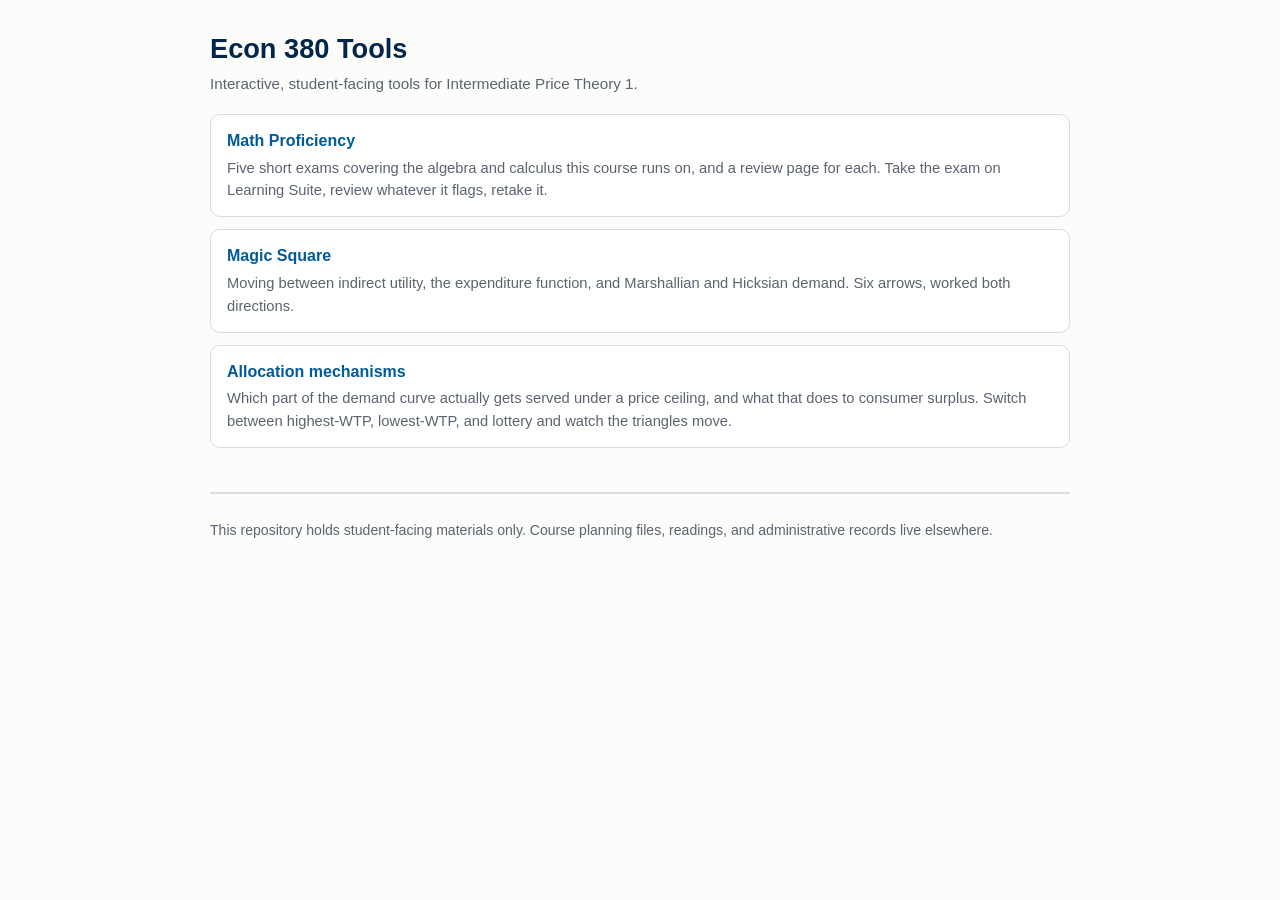
<file: index.html>
<!doctype html>
<html lang="en">
<head>
<meta charset="utf-8">
<meta name="viewport" content="width=device-width, initial-scale=1">
<title>Econ 380 Tools</title>
<link rel="stylesheet" href="assets/style.css">
</head>
<body>
<main>

  <h1>Econ 380 Tools</h1>
  <p class="kicker">Interactive, student-facing tools for Intermediate Price Theory 1.</p>

  <div class="cards">
    <a class="card" href="math-proficiency/">
      <div class="t">Math Proficiency</div>
      <div class="d">Five short exams covering the algebra and calculus this course
        runs on, and a review page for each. Take the exam on Learning Suite,
        review whatever it flags, retake it.</div>
    </a>

    <a class="card" href="magic-square/">
      <div class="t">Magic Square</div>
      <div class="d">Moving between indirect utility, the expenditure function, and
        Marshallian and Hicksian demand. Six arrows, worked both directions.</div>
    </a>

    <a class="card" href="allocation/">
      <div class="t">Allocation mechanisms</div>
      <div class="d">Which part of the demand curve actually gets served under a price
        ceiling, and what that does to consumer surplus. Switch between highest-WTP,
        lowest-WTP, and lottery and watch the triangles move.</div>
    </a>
  </div>

  <div class="footer">
    <p>This repository holds student-facing materials only. Course planning files,
      readings, and administrative records live elsewhere.</p>
  </div>

</main>
</body>
</html>
</file>
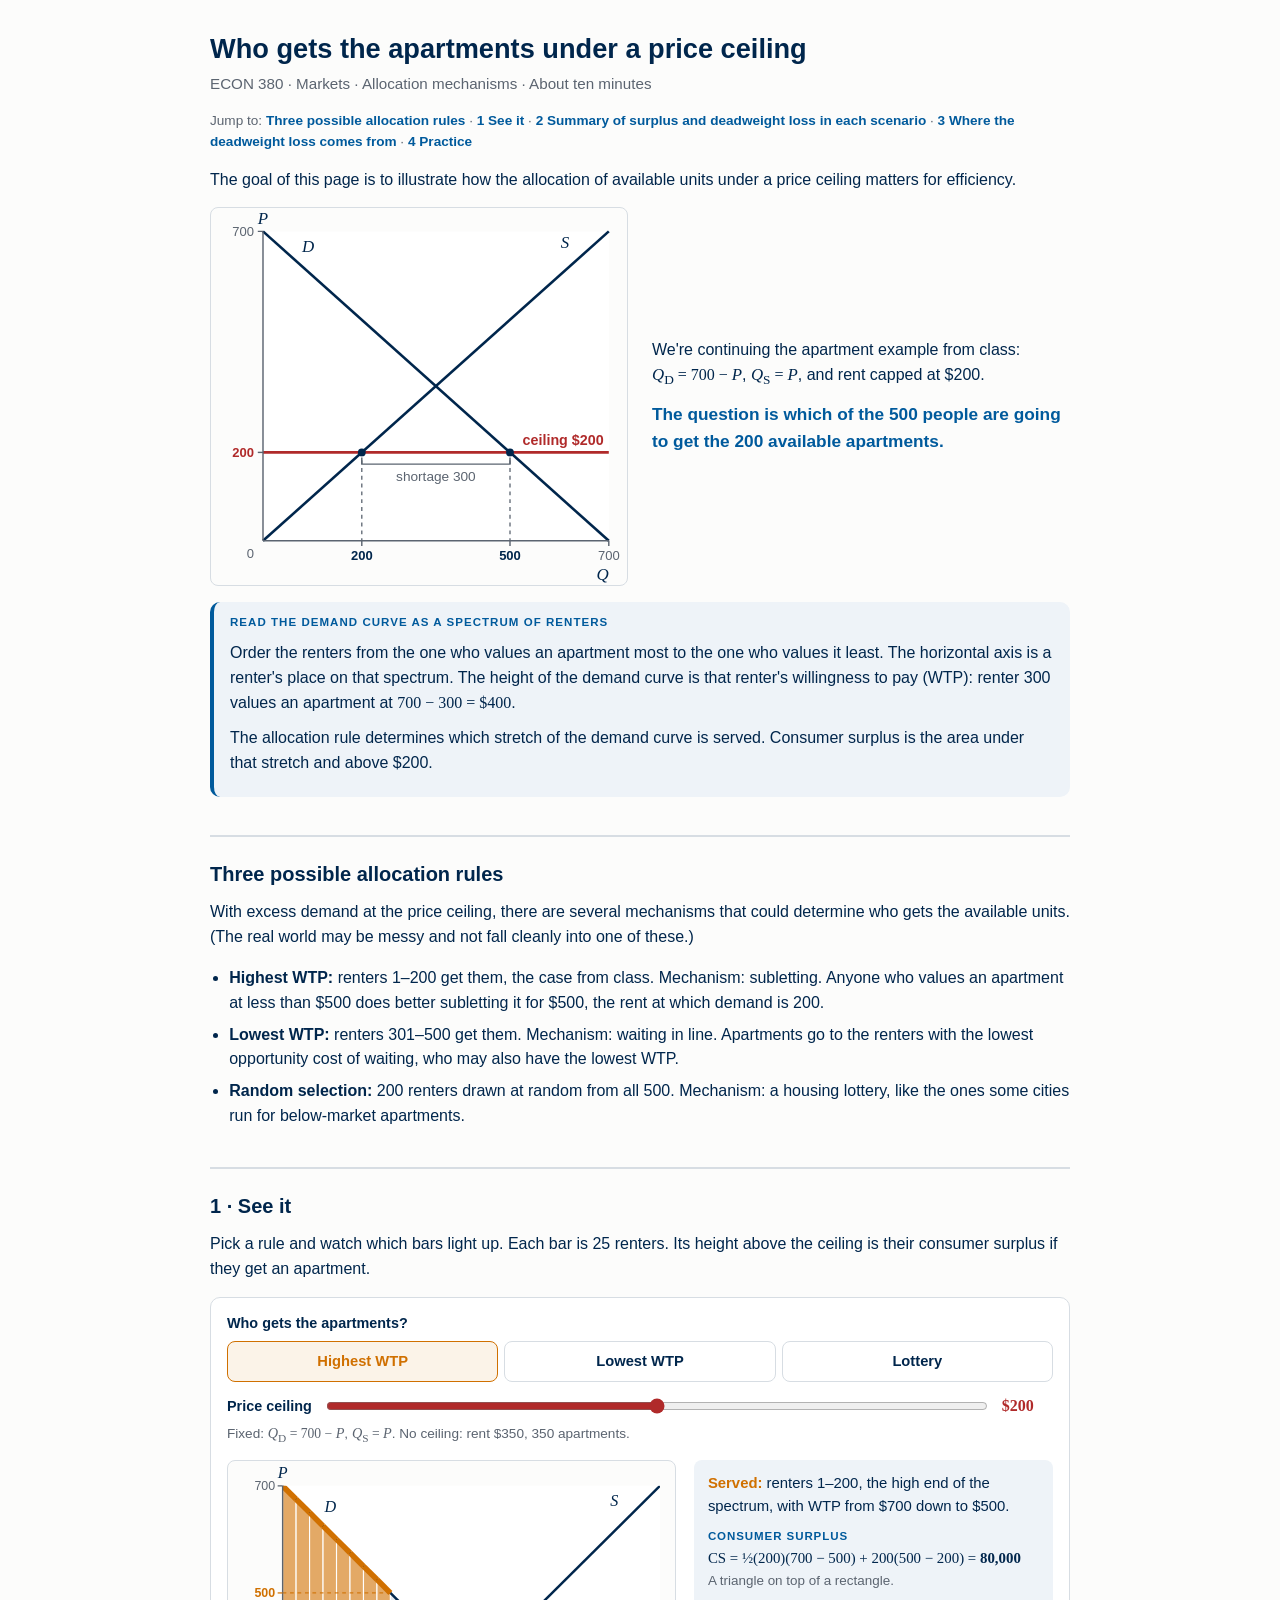
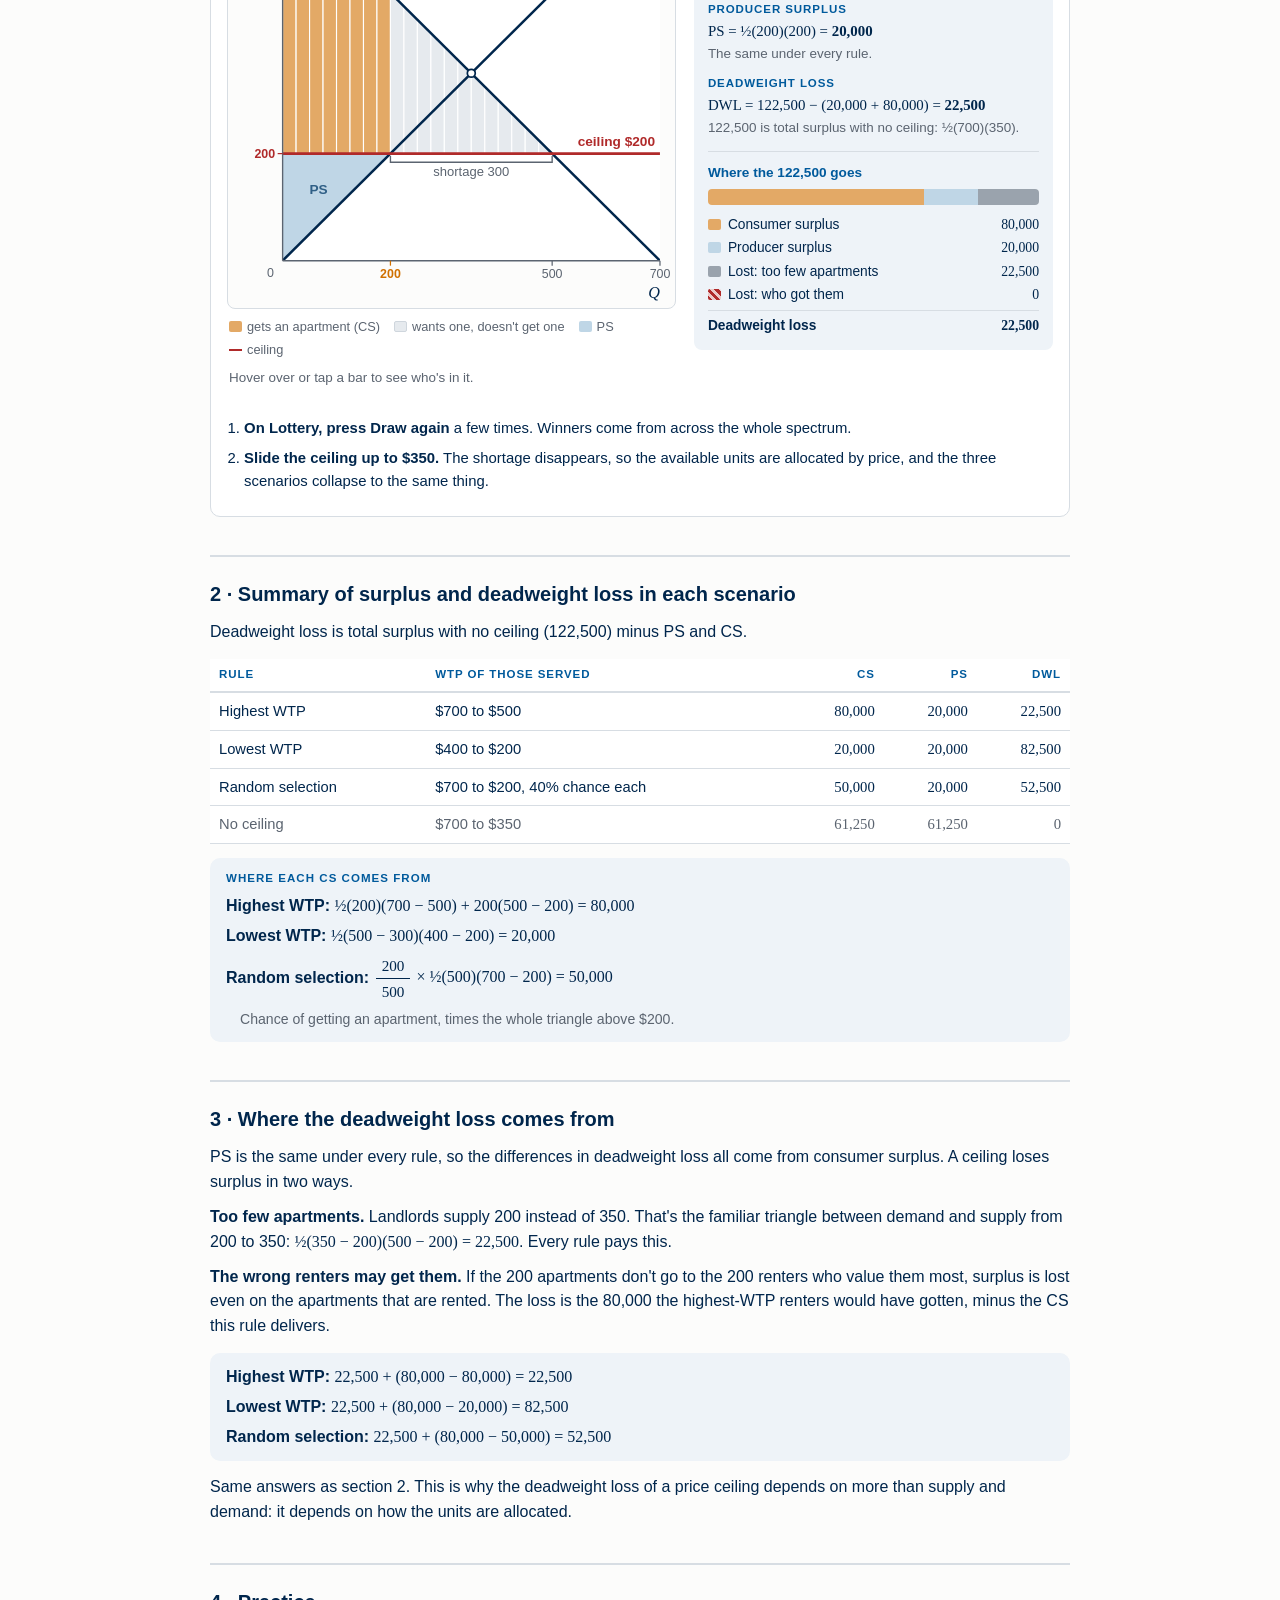
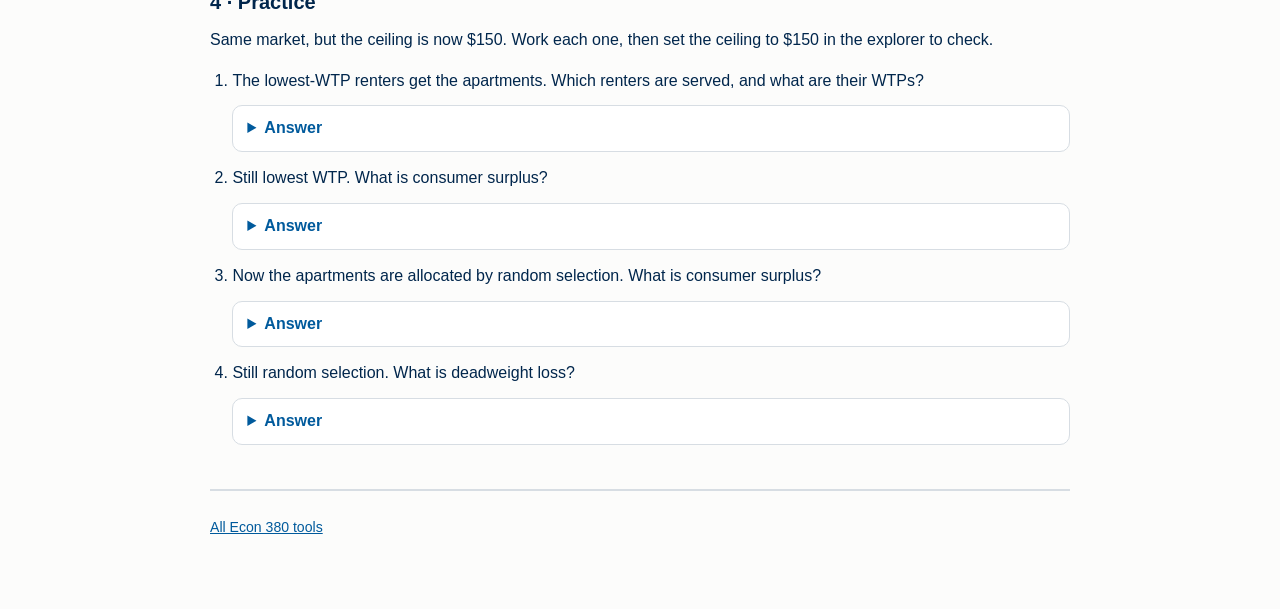
<file: allocation/index.html>
<!doctype html>
<html lang="en">
<head>
<meta charset="utf-8">
<meta name="viewport" content="width=device-width, initial-scale=1">
<title>Allocation mechanisms — Econ 380</title>
<link rel="stylesheet" href="../assets/style.css">
<style>
/* Explorer widget. Kept on this page, like the Magic Square explorer, so the shared
   stylesheet and the pages already published stay untouched. */

.explorer {
  background: var(--white);
  border: 1.5px solid var(--rule);
  border-radius: 10px;
  padding: 14px 16px 16px;
  margin: 16px 0;
}

.explorer .pickhead { font-weight: 600; font-size: .9rem; margin: 0 0 6px; }
.rulepick { display: flex; gap: 6px; margin: 0 0 12px; }
.rulepick button {
  flex: 1 1 0;
  min-width: 0;
  padding: 8px 6px;
  border: 1.5px solid var(--rule);
  border-radius: 8px;
  background: var(--white);
  color: var(--navy);
  font: inherit;
  font-size: .92rem;
  font-weight: 600;
  cursor: pointer;
}
.rulepick button:hover { border-color: var(--orange); }
.rulepick button[aria-pressed="true"] {
  border-color: var(--orange);
  background: #fbf3e8;
  color: var(--orange);
}
.rulepick button:focus-visible,
.lotto button:focus-visible { outline: 2px solid var(--accent); outline-offset: 2px; }

.explorer .ctl {
  display: flex;
  align-items: center;
  gap: 12px;
  flex-wrap: wrap;
  margin-bottom: 4px;
}
.explorer .ctl label { font-weight: 600; font-size: .9rem; white-space: nowrap; }
.explorer input[type=range] { flex: 1 1 120px; min-width: 120px; accent-color: var(--warm); }
.explorer input[type=range]:focus-visible { outline: 2px solid var(--accent); outline-offset: 3px; }
.explorer .ceilval { font-weight: 700; color: var(--warm); min-width: 3.2em; }

.explorer .fixed { font-size: .85rem; color: var(--gray); margin: 0 0 12px; }

.explorer .layout {
  display: grid;
  grid-template-columns: minmax(0, 1.25fr) minmax(0, 1fr);
  gap: 14px 18px;
  align-items: start;
}
@media (max-width: 760px) {
  .explorer .layout { grid-template-columns: minmax(0, 1fr); }
}

.explorer .graph { margin: 0; }
.explorer .graph svg {
  display: block;
  width: 100%;
  height: auto;
  background: var(--surface);
  border: 1px solid var(--rule);
  border-radius: 8px;
  touch-action: manipulation;
}

/* bars: one per 25 renters. Served bars change colour with a short stagger, so a
   switch of rule reads as the served stretch moving along the demand curve. */
.bar { fill: #e6eaee; stroke: var(--white); stroke-width: .9; cursor: pointer;
       transition: fill .32s ease; }
.bar.served { fill: #e3a966; }
.bar.probed { stroke: var(--navy); stroke-width: 1.4; }
.seg { stroke: var(--orange); stroke-width: 4.5; stroke-opacity: 0;
       transition: stroke-opacity .32s ease; pointer-events: none; }
.seg.served { stroke-opacity: 1; }
@media (prefers-reduced-motion: reduce) {
  .bar, .seg, .sbar span { transition: none !important; }
}

.legend {
  display: flex;
  flex-wrap: wrap;
  gap: 4px 14px;
  margin: 8px 2px 0;
  font-size: .8rem;
  color: var(--gray);
}
.legend span { display: inline-flex; align-items: center; gap: 5px; }
.legend span[hidden] { display: none; }
.sw { display: inline-block; width: 13px; height: 11px; border-radius: 2px; flex: none; }
.sw.cs   { background: #e3a966; }
.sw.out  { background: #e6eaee; border: 1px solid #cfd6dd; }
.sw.ps   { background: #bfd6e6; }
.sw.ceil { height: 0; border-top: 2.5px solid var(--warm); border-radius: 0; }
.sw.ghost { height: 9px; border: 1.5px dashed var(--orange); background: transparent; }
.sw.few  { background: #9aa3ad; }
.sw.who  { background: repeating-linear-gradient(45deg, var(--warm) 0 3px, #ecc9c9 3px 6px); }

.lotto { display: flex; flex-wrap: wrap; gap: 8px; margin: 10px 0 0; }
.lotto[hidden] { display: none; }
.lotto button {
  padding: 6px 11px;
  border: 1px solid var(--accent);
  border-radius: 6px;
  background: var(--white);
  color: var(--accent);
  font: inherit;
  font-size: .88rem;
  font-weight: 600;
  cursor: pointer;
}
.lotto button:hover { background: var(--box); }
.lotto button[aria-pressed="true"] { background: var(--accent); color: var(--white); }
.lotto button:disabled { opacity: .4; cursor: default; background: var(--white); }

.probe { margin: 8px 2px 0; font-size: .84rem; color: var(--gray); min-height: 2.6em; }

.readout {
  background: var(--box);
  border-radius: 8px;
  padding: 12px 14px;
  font-size: .93rem;
}
.readout .served-line { margin: 0 0 10px; }
.readout .served-line b { color: var(--orange); }
.readout .item { margin: 0 0 10px; }
.readout .item .lab {
  font-size: .72rem;
  letter-spacing: .08em;
  text-transform: uppercase;
  font-weight: 700;
  color: var(--accent);
  margin: 0 0 1px;
}
.readout .eq {
  font-family: Georgia, "Times New Roman", serif;
  font-variant-numeric: lining-nums tabular-nums;
}
.readout .eq span { white-space: nowrap; }
.readout .eq .res { font-weight: 700; }
.readout .note { font-size: .84rem; color: var(--gray); margin: 1px 0 0; }
.readout .draw { font-size: .84rem; color: var(--gray); margin: 3px 0 0; }

.split { margin-top: 12px; padding-top: 10px; border-top: 1px solid var(--rule); }
.split .head { font-size: .85rem; font-weight: 600; color: var(--accent); margin: 0 0 6px; }
.sbar {
  display: flex;
  height: 16px;
  border-radius: 4px;
  overflow: hidden;
  background: var(--white);
}
.sbar span { display: block; height: 100%; transition: width .4s ease; }
.sbar .cs  { background: #e3a966; }
.sbar .ps  { background: #bfd6e6; }
.sbar .few { background: #9aa3ad; }
.sbar .who { background: repeating-linear-gradient(45deg, var(--warm) 0 3px, #ecc9c9 3px 6px); }
.skey { margin: 8px 0 0; font-size: .86rem; }
.skey div { display: flex; align-items: center; gap: 7px; padding: 1px 0; }
.skey .v { margin-left: auto; font-family: Georgia, "Times New Roman", serif;
           font-variant-numeric: lining-nums tabular-nums; }
.skey .tot { border-top: 1px solid var(--rule); margin-top: 4px; padding-top: 4px; font-weight: 700; }

.explorer .trythis { margin: 14px 0 0; padding-left: 1.15em; font-size: .93rem; }
.explorer .trythis li { margin: 7px 0; }

/* opening picture: the market from class, before any rule is applied */
.intro {
  display: grid;
  grid-template-columns: minmax(0, 1fr) minmax(0, 1fr);
  gap: 6px 24px;
  align-items: center;
  margin: 14px 0 6px;
}
.introfig { margin: 0; }
.introfig svg {
  display: block;
  width: 100%;
  max-width: 420px;
  height: auto;
  background: var(--surface);
  border: 1px solid var(--rule);
  border-radius: 8px;
}
.intro .ask { font-size: 1.08rem; font-weight: 700; color: var(--accent); }
@media (max-width: 640px) {
  .intro { grid-template-columns: minmax(0, 1fr); }
  .introfig svg { margin: 0 auto; }
}

/* .rules is taken by the shared stylesheet */
ul.mechs { padding-left: 1.2em; }
ul.mechs li { margin: 7px 0; }

/* summary table */
.tablewrap { overflow-x: auto; margin: 14px 0; }
table.sum {
  border-collapse: collapse;
  width: 100%;
  font-size: .92rem;
  background: var(--white);
}
table.sum th, table.sum td {
  border-bottom: 1px solid var(--rule);
  padding: 7px 9px;
  text-align: left;
  vertical-align: top;
}
table.sum thead th {
  font-size: .72rem;
  letter-spacing: .08em;
  text-transform: uppercase;
  color: var(--accent);
  border-bottom: 2px solid var(--rule);
}
table.sum td.n { text-align: right; font-family: Georgia, "Times New Roman", serif;
                 font-variant-numeric: lining-nums tabular-nums; white-space: nowrap; }
table.sum th.n { text-align: right; }
table.sum tr.base td { color: var(--gray); }

@media (max-width: 520px) {
  table.sum { font-size: .85rem; }
  table.sum th, table.sum td { padding: 6px 5px; }
  .explorer { padding: 12px 10px 14px; }
  .rulepick button { font-size: .86rem; padding: 8px 4px; }
}
</style>
</head>
<body>
<main>

  <h1>Who gets the apartments under a price ceiling</h1>
  <p class="kicker">ECON 380 · Markets · Allocation mechanisms · About ten minutes</p>

  <p class="jump">Jump to:
    <a href="#rules">Three possible allocation rules</a> ·
    <a href="#s1">1 See it</a> ·
    <a href="#s2">2 Summary of surplus and deadweight loss in each scenario</a> ·
    <a href="#s3">3 Where the deadweight loss comes from</a> ·
    <a href="#s4">4 Practice</a>
  </p>

  <p>The goal of this page is to illustrate how the allocation of available units under a
    price ceiling matters for efficiency.</p>

  <div class="intro">
    <figure class="introfig">
      <svg viewBox="0 0 320 290" xmlns="http://www.w3.org/2000/svg" role="img"
           aria-label="Supply and demand for apartments with rent capped at $200. Landlords supply 200 apartments and 500 renters want one, a shortage of 300.">
        <!-- Same scale as the explorer below: Q and P both run 0 to 700.
             x = 40 + 0.38 Q, y = 256 - 0.34 P. -->
        <rect x="40" y="18" width="266" height="238" fill="#fff"/>
        <line x1="40" y1="18" x2="306" y2="256" stroke="#00264C" stroke-width="2"/>
        <line x1="40" y1="256" x2="306" y2="18" stroke="#00264C" stroke-width="2"/>
        <g stroke="#5B6470" stroke-width="1" stroke-dasharray="3 3">
          <line x1="116" y1="188" x2="116" y2="256"/>
          <line x1="230" y1="188" x2="230" y2="256"/>
        </g>
        <line x1="40" y1="188" x2="306" y2="188" stroke="#B02A2A" stroke-width="2.2"/>
        <circle cx="116" cy="188" r="3" fill="#00264C"/>
        <circle cx="230" cy="188" r="3" fill="#00264C"/>
        <path d="M116 192V197H230V192" fill="none" stroke="#5B6470" stroke-width="1.1"/>
        <g font-family="-apple-system, BlinkMacSystemFont, 'Segoe UI', Roboto, Helvetica, Arial, sans-serif"
           stroke="#fff" stroke-width="3.5" paint-order="stroke">
          <text x="173" y="210" font-size="10.5" fill="#5B6470" text-anchor="middle">shortage 300</text>
          <text x="302" y="182" font-size="11" font-weight="700" fill="#B02A2A" text-anchor="end">ceiling $200</text>
        </g>
        <g font-family="Georgia, 'Times New Roman', serif" font-size="13" font-style="italic" fill="#00264C">
          <text x="70" y="34">D</text>
          <text x="269" y="31">S</text>
          <text x="36" y="12">P</text>
          <text x="306" y="286" text-anchor="end">Q</text>
        </g>
        <g stroke="#5B6470" stroke-width="1.1">
          <line x1="40" y1="18" x2="40" y2="256"/>
          <line x1="40" y1="256" x2="306" y2="256"/>
          <line x1="116" y1="256" x2="116" y2="260"/>
          <line x1="230" y1="256" x2="230" y2="260"/>
          <line x1="306" y1="256" x2="306" y2="260"/>
          <line x1="36" y1="188" x2="40" y2="188"/>
          <line x1="36" y1="18" x2="40" y2="18"/>
        </g>
        <g font-family="-apple-system, BlinkMacSystemFont, 'Segoe UI', Roboto, Helvetica, Arial, sans-serif"
           font-size="10" fill="#5B6470">
          <text x="116" y="271" text-anchor="middle" font-weight="700" fill="#00264C">200</text>
          <text x="230" y="271" text-anchor="middle" font-weight="700" fill="#00264C">500</text>
          <text x="306" y="271" text-anchor="middle">700</text>
          <text x="33" y="191.5" text-anchor="end" font-weight="700" fill="#B02A2A">200</text>
          <text x="33" y="21.5" text-anchor="end">700</text>
          <text x="33" y="269" text-anchor="end">0</text>
        </g>
      </svg>
    </figure>
    <div>
      <p>We're continuing the apartment example from class:
        <span class="m"><var>Q</var><sub>D</sub> = 700 − <var>P</var></span>,
        <span class="m"><var>Q</var><sub>S</sub> = <var>P</var></span>, and rent capped at $200.</p>
      <p class="ask">The question is which of the 500 people are going to get the 200 available
        apartments.</p>
    </div>
  </div>

  <div class="keyidea">
    <p class="h">Read the demand curve as a spectrum of renters</p>
    <p>Order the renters from the one who values an apartment most to the one who values it
      least. The horizontal axis is a renter's place on that spectrum. The height of the demand curve
      is that renter's willingness to pay (WTP): renter 300 values an apartment at
      <span class="m">700 − 300 = $400</span>.</p>
    <p>The allocation rule determines which stretch of the demand curve is served. Consumer
      surplus is the area under that stretch and above $200.</p>
  </div>

  <!-- unnumbered: still the setup, not the first scenario -->
  <h2 id="rules">Three possible allocation rules</h2>

  <p>With excess demand at the price ceiling, there are several mechanisms that could determine
    who gets the available units. (The real world may be messy and not fall cleanly into one of
    these.)</p>

  <ul class="mechs">
    <li><b>Highest WTP:</b> renters 1–200 get them, the case from class. Mechanism: subletting.
      Anyone who values an apartment at less than $500 does better subletting it for $500, the
      rent at which demand is 200.</li>
    <li><b>Lowest WTP:</b> renters 301–500 get them. Mechanism: waiting in line. Apartments go to
      the renters with the lowest opportunity cost of waiting, who may also have the lowest
      WTP.</li>
    <li><b>Random selection:</b> 200 renters drawn at random from all 500. Mechanism: a housing lottery,
      like the ones some cities run for below-market apartments.</li>
  </ul>

  <!-- 1 -->
  <h2 id="s1">1 · See it</h2>

  <p>Pick a rule and watch which bars light up. Each bar is 25 renters. Its height above the
    ceiling is their consumer surplus if they get an apartment.</p>

  <div class="explorer" id="ex">
    <p class="pickhead" id="rulehead">Who gets the apartments?</p>
    <div class="rulepick" role="group" aria-labelledby="rulehead">
      <button type="button" data-rule="high" aria-pressed="true">Highest WTP</button>
      <button type="button" data-rule="low" aria-pressed="false">Lowest WTP</button>
      <button type="button" data-rule="lottery" aria-pressed="false">Lottery</button>
    </div>

    <div class="ctl">
      <label for="ceil">Price ceiling</label>
      <input type="range" id="ceil" min="50" max="350" step="50" value="200">
      <span class="m ceilval" id="ceillab">$200</span>
    </div>
    <p class="fixed">Fixed:
      <span class="m"><var>Q</var><sub>D</sub> = 700 − <var>P</var></span>,
      <span class="m"><var>Q</var><sub>S</sub> = <var>P</var></span>.
      No ceiling: rent $350, 350 apartments.</p>

    <div class="layout">
      <figure class="graph">
        <svg id="g" viewBox="0 0 360 360" xmlns="http://www.w3.org/2000/svg" role="img"
             aria-label="Price ceiling graph. Ceiling $200. 500 renters want an apartment and 200 are supplied. Highest-WTP rule: renters 1 to 200 are served, with WTP from $700 down to $500."></svg>
        <div class="legend">
          <span><i class="sw cs"></i>gets an apartment (CS)</span>
          <span><i class="sw out"></i>wants one, doesn't get one</span>
          <span><i class="sw ps"></i>PS</span>
          <span><i class="sw ceil"></i>ceiling</span>
          <span id="ghostkey" hidden><i class="sw ghost"></i>CS if the highest-WTP renters got them</span>
        </div>
        <div class="lotto" id="lotto" hidden>
          <button type="button" id="redraw">Draw again</button>
        </div>
        <p class="probe" id="probe" aria-live="polite">Hover over or tap a bar to see who's in it.</p>
      </figure>

      <div class="readout" id="readout" aria-live="polite">
        <p class="served-line"><b>Served:</b> renters 1–200, the high end of the spectrum, with WTP
          from $700 down to $500.</p>
        <div class="item">
          <p class="lab">Consumer surplus</p>
          <div class="eq">CS = <span>½(200)(700 − 500)</span> + <span>200(500 − 200)</span>
            = <span class="res">80,000</span></div>
          <p class="note">A triangle on top of a rectangle.</p>
        </div>
        <div class="item">
          <p class="lab">Producer surplus</p>
          <div class="eq">PS = <span>½(200)(200)</span> = <span class="res">20,000</span></div>
          <p class="note">The same under every rule.</p>
        </div>
        <div class="item">
          <p class="lab">Deadweight loss</p>
          <div class="eq">DWL = <span>122,500 − (20,000 + 80,000)</span> = <span class="res">22,500</span></div>
          <p class="note">122,500 is total surplus with no ceiling: ½(700)(350).</p>
        </div>
      </div>
    </div>

    <noscript>
      <p style="margin-top:12px"><b>This figure needs JavaScript.</b> The numbers above are
        the highest-WTP case at $200; section 2 has all three.</p>
    </noscript>

    <ol class="trythis">
      <li><b>On Lottery, press Draw again</b> a few times. Winners come from across the whole
        spectrum.</li>
      <li><b>Slide the ceiling up to $350.</b> The shortage disappears, so the available units
        are allocated by price, and the three scenarios collapse to the same thing.</li>
    </ol>
  </div>

  <!-- 2 -->
  <h2 id="s2">2 · Summary of surplus and deadweight loss in each scenario</h2>

  <p>Deadweight loss is total surplus with no ceiling (122,500) minus PS and CS.</p>

  <div class="tablewrap">
    <table class="sum">
      <thead>
        <tr><th>Rule</th><th>WTP of those served</th><th class="n">CS</th><th class="n">PS</th><th class="n">DWL</th></tr>
      </thead>
      <tbody>
        <tr><td>Highest WTP</td><td>$700 to $500</td>
            <td class="n">80,000</td><td class="n">20,000</td><td class="n">22,500</td></tr>
        <tr><td>Lowest WTP</td><td>$400 to $200</td>
            <td class="n">20,000</td><td class="n">20,000</td><td class="n">82,500</td></tr>
        <tr><td>Random selection</td><td>$700 to $200, 40% chance each</td>
            <td class="n">50,000</td><td class="n">20,000</td><td class="n">52,500</td></tr>
        <tr class="base"><td>No ceiling</td><td>$700 to $350</td>
            <td class="n">61,250</td><td class="n">61,250</td><td class="n">0</td></tr>
      </tbody>
    </table>
  </div>

  <div class="worked">
    <p class="boxlabel">Where each CS comes from</p>
    <div class="steps">
      <div><b>Highest WTP:</b> <span class="m">½(200)(700 − 500) + 200(500 − 200) = 80,000</span></div>
      <div><b>Lowest WTP:</b> <span class="m">½(500 − 300)(400 − 200) = 20,000</span></div>
      <div><b>Random selection:</b> <span class="m"><span class="frac"><span>200</span><span>500</span></span> × ½(500)(700 − 200) = 50,000</span></div>
      <div class="note">Chance of getting an apartment, times the whole triangle above $200.</div>
    </div>
  </div>

  <!-- 3 -->
  <h2 id="s3">3 · Where the deadweight loss comes from</h2>

  <p>PS is the same under every rule, so the differences in deadweight loss all come from
    consumer surplus. A ceiling loses surplus in two ways.</p>

  <p><b>Too few apartments.</b> Landlords supply 200 instead of 350. That's the familiar
    triangle between demand and supply from 200 to 350:
    <span class="m">½(350 − 200)(500 − 200) = 22,500</span>. Every rule pays this.</p>

  <p><b>The wrong renters may get them.</b> If the 200 apartments don't go to the 200 renters
    who value them most, surplus is lost even on the apartments that are rented. The loss is
    the 80,000 the highest-WTP renters would have gotten, minus the CS this rule delivers.</p>

  <div class="worked">
    <div class="steps">
      <div><b>Highest WTP:</b> <span class="m">22,500 + (80,000 − 80,000) = 22,500</span></div>
      <div><b>Lowest WTP:</b> <span class="m">22,500 + (80,000 − 20,000) = 82,500</span></div>
      <div><b>Random selection:</b> <span class="m">22,500 + (80,000 − 50,000) = 52,500</span></div>
    </div>
  </div>

  <p>Same answers as section 2. This is why the deadweight loss of a price ceiling depends
    on more than supply and demand: it depends on how the units are allocated.</p>

  <!-- 4 -->
  <h2 id="s4">4 · Practice</h2>

  <p>Same market, but the ceiling is now $150. Work each one, then set the ceiling to $150
    in the explorer to check.</p>

  <ol class="practice">
    <li>
      <div class="q">The lowest-WTP renters get the apartments. Which renters are served,
        and what are their WTPs?</div>
      <details>
        <summary>Answer</summary>
        <p class="result">Renters 401–550, WTP $300 down to $150.</p>
        <p>150 apartments are supplied and 550 renters want one, so the lowest-WTP 150 are
          renters 401–550. Their stretch of the demand curve starts at <span class="m"><var>Q</var> = 400</span>, where WTP is
          700 − 400 = $300.</p>
      </details>
    </li>
    <li>
      <div class="q">Still lowest WTP. What is consumer surplus?</div>
      <details>
        <summary>Answer</summary>
        <p class="result m">½(550 − 400)(300 − 150) = 11,250</p>
        <p>One triangle: base 150 apartments, height $300 − $150.</p>
      </details>
    </li>
    <li>
      <div class="q">Now the apartments are allocated by random selection. What is consumer surplus?</div>
      <details>
        <summary>Answer</summary>
        <p class="result m"><span class="frac"><span>150</span><span>550</span></span> × ½(550)(700 − 150) = 41,250</p>
        <p>Each of the 550 renters has a 150/550 chance. Multiply by the whole triangle above $150.</p>
      </details>
    </li>
    <li>
      <div class="q">Still random selection. What is deadweight loss?</div>
      <details>
        <summary>Answer</summary>
        <p class="result m">122,500 − (11,250 + 41,250) = 70,000</p>
        <p>PS = ½(150)(150) = 11,250, under any rule.</p>
      </details>
    </li>
  </ol>

  <div class="footer">
    <p><a href="../">All Econ 380 tools</a></p>
  </div>

</main>

<script>
/* Allocation explorer.
   Demand Q_D = 700 - P, so the renter at place q in line has WTP 700 - q. Supply Q_S = P.
   A ceiling c below 350 binds: Q_S = c apartments go to some c of the Q_D = 700 - c renters
   who want one at the capped price. The rule decides which.
   Renters come in bars of 25. Bar i is renters 25i+1 .. 25i+25 whatever the ceiling, and on
   the slider's $50 grid every ceiling splits the line into whole bars, so the lit bars tile
   the CS region exactly.
   No libraries: every shape below is built by this file. */
(function () {
  "use strict";

  var A = 700;        /* first renter's WTP; also where demand hits the Q axis */
  var QSTAR = 350;    /* no-ceiling equilibrium: 700 - P = P */
  var BAR = 25;
  var NBARS = 26;     /* the $50 ceiling leaves 650 renters in line */
  var TS0 = 0.5 * A * QSTAR;
  var wtp = function (q) { return A - q; };

  var NS = "http://www.w3.org/2000/svg";
  var C  = { navy:"#00264C", accent:"#005A9C", orange:"#D07000", warm:"#B02A2A",
             gray:"#5B6470", rule:"#d7dde3", white:"#fff", ps:"#bfd6e6", psText:"#2f5f86" };
  var SANS  = "-apple-system, BlinkMacSystemFont, 'Segoe UI', Roboto, Helvetica, Arial, sans-serif";
  var SERIF = "Georgia, 'Times New Roman', serif";

  function el(tag, attrs, text) {
    var n = document.createElementNS(NS, tag);
    for (var k in attrs) if (attrs[k] !== null) n.setAttribute(k, attrs[k]);
    if (text !== undefined) n.textContent = text;
    return n;
  }
  function set(n, attrs) { for (var k in attrs) n.setAttribute(k, attrs[k]); }
  function fmt(v) { return Math.round(v).toLocaleString("en-US"); }

  /* ---- the numbers ------------------------------------------------------ */
  /* What the readout prints. Computed from the formulas in the notes, not from the bars;
     the bars are checked against these below. */
  function surplus(c, rule) {
    var qs = c, qd = A - c, start = qd - qs;
    var csHigh = 0.5 * qs * (A - wtp(qs)) + qs * (wtp(qs) - c);
    var cs = rule === "high" ? csHigh
           : rule === "low"  ? 0.5 * (qd - start) * (wtp(start) - c)
           :                   (qs / qd) * (0.5 * qd * (A - c));
    var ps = 0.5 * qs * c;
    return {
      qs: qs, qd: qd, start: start, cs: cs, csHigh: csHigh, ps: ps,
      dwl: TS0 - (ps + cs),
      /* the two sources of DWL (section 3), computed from the geometry instead */
      few: 0.5 * (QSTAR - qs) * (wtp(qs) - qs),
      who: csHigh - cs
    };
  }

  /* area of bar i above the ceiling: a trapezoid under the demand line */
  function barArea(i, c) {
    var a = i * BAR, b = a + BAR;
    return BAR * ((wtp(a) - c) + (wtp(b) - c)) / 2;
  }

  /* ---- the graph -------------------------------------------------------- */
  var svg = document.getElementById("g");
  var W = 360, H = 360, m = { l:44, r:12, t:20, b:38 };
  var pw = W - m.l - m.r, ph = H - m.t - m.b;
  var X = function (q) { return m.l + q / A * pw; };
  var Y = function (p) { return m.t + (1 - p / A) * ph; };

  var defs = el("defs", {});
  var cp = el("clipPath", { id:"g-clip" });
  cp.appendChild(el("rect", { x:m.l, y:m.t, width:pw, height:ph }));
  defs.appendChild(cp);
  svg.appendChild(defs);
  svg.appendChild(el("rect", { x:m.l, y:m.t, width:pw, height:ph, fill:C.white }));

  var plot = el("g", { "clip-path":"url(#g-clip)" });
  svg.appendChild(plot);

  var gBars = el("g", {}), gSeg = el("g", {});
  var bars = [], segs = [];
  for (var i = 0; i < NBARS; i++) {
    var b = el("polygon", { "class":"bar" });
    b.setAttribute("data-i", i);
    bars.push(b); gBars.appendChild(b);
    segs.push(gSeg.appendChild(el("line", { "class":"seg" })));
  }

  var psTri = el("polygon", { fill:C.ps });
  var psLab = el("text", { "font-family":SANS, "font-size":"11", "font-weight":"700",
                           fill:C.psText, "text-anchor":"middle" }, "PS");
  var ghost = el("polygon", { fill:"none", stroke:C.orange, "stroke-width":1.6,
                              "stroke-dasharray":"5 3.5", "pointer-events":"none" });

  plot.appendChild(gBars);
  plot.appendChild(psTri);
  plot.appendChild(psLab);
  plot.appendChild(el("line", { x1:X(0), y1:Y(A), x2:X(A), y2:Y(0),
                                stroke:C.navy, "stroke-width":2 }));
  plot.appendChild(el("line", { x1:X(0), y1:Y(0), x2:X(A), y2:Y(A),
                                stroke:C.navy, "stroke-width":2 }));
  plot.appendChild(gSeg);
  plot.appendChild(ghost);

  var guides = el("g", { stroke:C.orange, "stroke-width":1, "stroke-dasharray":"3 3",
                         opacity:.85, "pointer-events":"none" });
  plot.appendChild(guides);

  plot.appendChild(el("circle", { cx:X(QSTAR), cy:Y(QSTAR), r:3.2, fill:C.white,
                                  stroke:C.navy, "stroke-width":1.4 }));

  var ceilLine = el("line", { stroke:C.warm, "stroke-width":2.2 });
  plot.appendChild(ceilLine);

  /* white halo keeps in-plot text readable where it crosses a line */
  var halo = { stroke:C.white, "stroke-width":3.5, "paint-order":"stroke" };
  function haloText(attrs, text) {
    var t = el("text", attrs, text);
    set(t, halo);
    return t;
  }
  var ceilLab = haloText({ "font-family":SANS, "font-size":"11", "font-weight":"700",
                           fill:C.warm, "text-anchor":"end" });
  plot.appendChild(ceilLab);

  var short = el("g", { "pointer-events":"none" });
  var shortPath = el("path", { fill:"none", stroke:C.gray, "stroke-width":1.1 });
  var shortLab = haloText({ "font-family":SANS, "font-size":"10.5", fill:C.gray,
                            "text-anchor":"middle" });
  short.appendChild(shortPath); short.appendChild(shortLab);
  plot.appendChild(short);

  var curveLab = el("g", { "font-family":SERIF, "font-size":"13", "font-style":"italic",
                           fill:C.navy, "pointer-events":"none" });
  curveLab.appendChild(el("text", { x:X(66) + 5, y:Y(652) }, "D"));
  curveLab.appendChild(el("text", { x:X(640) - 14, y:Y(662) }, "S"));
  plot.appendChild(curveLab);

  /* axes, drawn over the plot */
  var ax = el("g", { stroke:C.gray, "stroke-width":1.1 });
  ax.appendChild(el("line", { x1:m.l, y1:m.t, x2:m.l, y2:m.t + ph }));
  ax.appendChild(el("line", { x1:m.l, y1:m.t + ph, x2:m.l + pw, y2:m.t + ph }));
  svg.appendChild(ax);

  var ticks = el("g", { "font-family":SANS, "font-size":"10" });
  svg.appendChild(ticks);
  svg.appendChild(el("text", { x:m.l - 7, y:m.t + ph + 13, "text-anchor":"end",
                               "font-family":SANS, "font-size":"10", fill:C.gray }, "0"));

  var titles = el("g", { "font-family":SERIF, "font-size":"13", "font-style":"italic", fill:C.navy });
  titles.appendChild(el("text", { x:m.l - 4, y:m.t - 6 }, "P"));
  titles.appendChild(el("text", { x:m.l + pw, y:m.t + ph + 30, "text-anchor":"end" }, "Q"));
  svg.appendChild(titles);

  /* Axis numbers change with the ceiling and the rule, so they are placed each draw.
     Highest priority first. A number on Q too close to one already placed drops to a
     second row; on P, or with both rows taken, it is left off. */
  function placeTicks(list) {
    while (ticks.firstChild) ticks.removeChild(ticks.firstChild);
    list.sort(function (a, b) { return a.prio - b.prio; });
    var done = { x0:[], x1:[], y0:[] };
    var seen = {};
    list.forEach(function (t) {
      if (seen[t.axis + t.v]) return;
      var pos = t.axis === "x" ? X(t.v) : Y(t.v);
      var gap = t.axis === "x" ? 24 : 15;
      /* the Q title sits under 700, so 700 never takes the second row */
      var rows = t.axis === "x" ? (t.v === A ? ["x0"] : ["x0", "x1"]) : ["y0"];
      var row = null;
      for (var r = 0; r < rows.length && row === null; r++) {
        var clash = done[rows[r]].some(function (d) { return Math.abs(d - pos) < gap; });
        if (!clash) row = r;
      }
      if (row === null) return;
      done[rows[row]].push(pos);
      seen[t.axis + t.v] = true;
      var col = t.color || C.gray;
      if (t.axis === "x") {
        ticks.appendChild(el("line", { x1:pos, y1:m.t + ph, x2:pos, y2:m.t + ph + 4 + row * 10,
                                       stroke:col, "stroke-width":1 }));
        ticks.appendChild(el("text", { x:pos, y:m.t + ph + 14 + row * 11, "text-anchor":"middle", fill:col,
                                       "font-weight":t.color ? "700" : "400" }, String(t.v)));
      } else {
        ticks.appendChild(el("line", { x1:m.l - 4, y1:pos, x2:m.l, y2:pos,
                                       stroke:col, "stroke-width":1 }));
        ticks.appendChild(el("text", { x:m.l - 6, y:pos + 3.5, "text-anchor":"end", fill:col,
                                       "font-weight":t.color ? "700" : "400" }, String(t.v)));
      }
    });
  }

  /* ---- state and controls ----------------------------------------------- */
  var slider  = document.getElementById("ceil");
  var ceilLabHtml = document.getElementById("ceillab");
  var ruleBtns = Array.prototype.slice.call(document.querySelectorAll(".rulepick button"));
  var lotto   = document.getElementById("lotto");
  var redraw  = document.getElementById("redraw");
  var probe   = document.getElementById("probe");
  var readout = document.getElementById("readout");
  var ghostKey = document.getElementById("ghostkey");

  var rule = "high", probed = -1;
  var keys = [];            /* lottery tickets: the c lowest keys in line win */
  var prevServed = null;

  function newDraw() {
    keys = [];
    for (var k = 0; k < NBARS; k++) keys.push(Math.random());
  }
  newDraw();

  function servedSet(c) {
    var n = (A - c) / BAR, s = c / BAR, out = [], k;
    for (k = 0; k < NBARS; k++) out.push(false);
    if (rule === "high") for (k = 0; k < s; k++) out[k] = true;
    else if (rule === "low") for (k = n - s; k < n; k++) out[k] = true;
    else {
      var idx = [];
      for (k = 0; k < n; k++) idx.push(k);
      idx.sort(function (a, b) { return keys[a] - keys[b]; });
      for (k = 0; k < s; k++) out[idx[k]] = true;
    }
    return out;
  }

  function centre(served) {
    var sum = 0, n = 0;
    served.forEach(function (on, k) { if (on) { sum += k; n++; } });
    return n ? sum / n : 0;
  }

  function pct(c) {
    var p = 100 * c / (A - c);
    return (Math.abs(p - Math.round(p)) < 1e-9 ? String(Math.round(p)) : p.toFixed(1)) + "%";
  }

  /* ---- draw ------------------------------------------------------------- */
  function draw(animate) {
    var c = parseFloat(slider.value);
    var s = surplus(c, rule);
    var n = s.qd / BAR;
    var binding = c < QSTAR;
    var served = servedSet(c);

    ceilLabHtml.textContent = "$" + c;

    /* Stagger the colour change along the line, in the direction the served stretch is
       moving, so switching rules looks like the stretch sliding along the demand curve. */
    var rightward = !prevServed || centre(served) >= centre(prevServed);
    prevServed = served;

    var realized = 0, checkSum = 0;
    for (var k = 0; k < NBARS; k++) {
      var bar = bars[k], seg = segs[k];
      var a = k * BAR, b2 = a + BAR;
      if (k >= n) {
        bar.style.display = "none"; seg.style.display = "none";
        bar.classList.remove("served"); seg.classList.remove("served");
        continue;
      }
      bar.style.display = ""; seg.style.display = "";
      var delay = animate ? ((rightward ? k : n - 1 - k) * 16) + "ms" : "0ms";
      bar.style.transitionDelay = delay;
      seg.style.transitionDelay = delay;

      set(bar, { points: [X(a), Y(c), X(a), Y(wtp(a)), X(b2), Y(wtp(b2)), X(b2), Y(c)].join(" ") });
      set(seg, { x1:X(a), y1:Y(wtp(a)), x2:X(b2), y2:Y(wtp(b2)) });

      bar.classList.toggle("served", served[k]);
      seg.classList.toggle("served", served[k]);
      if (served[k]) { realized += barArea(k, c); }
      checkSum += barArea(k, c);
    }

    /* The lit bars must add up to the printed CS. If they ever don't, the page is wrong. */
    if (rule !== "lottery" && Math.abs(realized - s.cs) > 1e-6)
      console.error("bars", realized, "!= formula", s.cs);
    if (Math.abs((s.qs / s.qd) * checkSum - surplus(c, "lottery").cs) > 1e-6)
      console.error("lottery average", (s.qs / s.qd) * checkSum, "!= formula");

    set(psTri, { points: [X(0), Y(0), X(0), Y(c), X(s.qs), Y(c)].join(" ") });
    set(psLab, { x: X(s.qs / 3), y: Y(c * 2 / 3) + 4 });
    psLab.style.display = c >= 150 ? "" : "none";

    set(ghost, { points: [X(0), Y(c), X(0), Y(A), X(s.qs), Y(wtp(s.qs)), X(s.qs), Y(c)].join(" ") });
    var ghostOn = rule !== "high" && binding;
    ghost.style.display = ghostOn ? "" : "none";
    ghostKey.hidden = !ghostOn;

    set(ceilLine, { x1:X(0), y1:Y(c), x2:X(A), y2:Y(c) });
    /* below $150 there is no clear spot for it; the bold number on the P axis does the job */
    set(ceilLab, { x:X(A) - 4, y:Y(c) - 6 });
    ceilLab.textContent = "ceiling $" + c;
    ceilLab.style.display = c >= 150 ? "" : "none";

    short.style.display = binding ? "" : "none";
    if (binding) {
      var yb = Y(c) + 5;
      set(shortPath, { d: "M" + X(s.qs) + " " + (yb - 3) + "V" + (yb + 2) +
                          "H" + X(s.qd) + "V" + (yb - 3) });
      set(shortLab, { x:(X(s.qs) + X(s.qd)) / 2, y:yb + 13 });
      shortLab.textContent = "shortage " + (s.qd - s.qs);
    }

    /* guides to the corners of the served stretch, and the numbers on the axes */
    while (guides.firstChild) guides.removeChild(guides.firstChild);
    var tk = [
      { axis:"y", v:c, color:C.warm, prio:0 },
      { axis:"y", v:A, prio:3 },
      { axis:"x", v:s.qs, prio:1 },
      { axis:"x", v:s.qd, prio:1 },
      { axis:"x", v:A, prio:3 }
    ];
    if (binding && rule === "high") {
      guides.appendChild(el("line", { x1:X(0), y1:Y(wtp(s.qs)), x2:X(s.qs), y2:Y(wtp(s.qs)) }));
      tk.push({ axis:"y", v:wtp(s.qs), color:C.orange, prio:1 });
      tk[2].color = C.orange;
    }
    if (binding && rule === "low") {
      guides.appendChild(el("line", { x1:X(0), y1:Y(wtp(s.start)), x2:X(s.start), y2:Y(wtp(s.start)) }));
      guides.appendChild(el("line", { x1:X(s.start), y1:Y(wtp(s.start)), x2:X(s.start), y2:Y(0) }));
      tk.push({ axis:"y", v:wtp(s.start), color:C.orange, prio:1 });
      tk.push({ axis:"x", v:s.start, color:C.orange, prio:0 });
      tk[3].color = C.orange;
    }
    placeTicks(tk);

    lotto.hidden = rule !== "lottery";

    writeReadout(c, s, binding, realized);
    describe(c, s, binding);
    if (probed >= n) clearProbe();
    else if (probed >= 0) showProbe(probed);
  }

  function item(label, eq, note, extra) {
    return '<div class="item"><p class="lab">' + label + '</p><div class="eq">' + eq + '</div>' +
           (note ? '<p class="note">' + note + '</p>' : '') + (extra || '') + '</div>';
  }

  function writeReadout(c, s, binding, realized) {
    var line, csEq, csNote, drawNote = "";
    if (!binding) {
      line = "<b>No shortage.</b> At $" + c + " the ceiling is the market rent, so all " +
             s.qs + " renters who want an apartment get one, whatever the rule.";
    } else if (rule === "high") {
      line = "<b>Served:</b> renters 1–" + s.qs + ", the high end of the spectrum, with WTP from $" +
             A + " down to $" + wtp(s.qs) + ".";
    } else if (rule === "low") {
      line = "<b>Served:</b> renters " + (s.start + 1) + "–" + s.qd + ", the low end of those who want one, " +
             "with WTP from $" + wtp(s.start) + " down to $" + c + ".";
    } else {
      line = "<b>Served:</b> " + s.qs + " of the " + s.qd + " renters who want one, drawn from " +
             "across the spectrum ($" + A + " down to $" + c + "). Each has a " + s.qs + "/" + s.qd +
             " = " + pct(c) + " chance.";
    }

    if (rule === "high") {
      csEq = "CS = <span>½(" + s.qs + ")(" + A + " − " + wtp(s.qs) + ")</span> + <span>" +
             s.qs + "(" + wtp(s.qs) + " − " + c + ")</span> = <span class=\"res\">" + fmt(s.cs) + "</span>";
      csNote = "A triangle on top of a rectangle.";
    } else if (rule === "low") {
      csEq = "CS = <span>½(" + s.qd + " − " + s.start + ")(" + wtp(s.start) + " − " + c +
             ")</span> = <span class=\"res\">" + fmt(s.cs) + "</span>";
      csNote = "One triangle, far down the demand curve.";
    } else {
      csEq = "CS = <span>(" + s.qs + "/" + s.qd + ")</span> × <span>½(" + s.qd + ")(" + A +
             " − " + c + ")</span> = <span class=\"res\">" + fmt(s.cs) + "</span>";
      csNote = "Chance of an apartment, times the whole triangle above $" + c + ".";
      if (binding)
        drawNote = '<p class="draw">This particular draw: ' + fmt(realized) +
               '. It changes every draw. The ' + fmt(s.cs) + ' is the average.</p>';
    }

    var w = function (v) { return (100 * v / TS0).toFixed(3) + "%"; };

    readout.innerHTML =
      '<p class="served-line">' + line + '</p>' +
      item("Consumer surplus", csEq, csNote, drawNote) +
      item("Producer surplus", "PS = <span>½(" + s.qs + ")(" + c + ")</span> = <span class=\"res\">" +
           fmt(s.ps) + "</span>", "The same under every rule.") +
      item("Deadweight loss", "DWL = <span>" + fmt(TS0) + " − (" + fmt(s.ps) + " + " + fmt(s.cs) +
           ")</span> = <span class=\"res\">" + fmt(s.dwl) + "</span>",
           fmt(TS0) + " is total surplus with no ceiling: ½(" + A + ")(" + QSTAR + ").") +
      '<div class="split"><p class="head">Where the ' + fmt(TS0) + ' goes</p>' +
        '<div class="sbar" aria-hidden="true">' +
          '<span class="cs" style="width:' + w(s.cs) + '"></span>' +
          '<span class="ps" style="width:' + w(s.ps) + '"></span>' +
          '<span class="few" style="width:' + w(s.few) + '"></span>' +
          '<span class="who" style="width:' + w(s.who) + '"></span>' +
        '</div>' +
        '<div class="skey">' +
          '<div><i class="sw cs"></i>Consumer surplus<span class="v">' + fmt(s.cs) + '</span></div>' +
          '<div><i class="sw ps"></i>Producer surplus<span class="v">' + fmt(s.ps) + '</span></div>' +
          '<div><i class="sw few"></i>Lost: too few apartments<span class="v">' + fmt(s.few) + '</span></div>' +
          '<div><i class="sw who"></i>Lost: who got them<span class="v">' + fmt(s.who) + '</span></div>' +
          '<div class="tot">Deadweight loss<span class="v">' + fmt(s.few + s.who) + '</span></div>' +
        '</div></div>';
  }

  function describe(c, s, binding) {
    var who = !binding ? "No shortage; every renter who wants an apartment gets one."
      : rule === "high" ? "Highest-WTP rule: renters 1 to " + s.qs + " are served, with WTP from $700 down to $" + wtp(s.qs) + "."
      : rule === "low"  ? "Lowest-WTP rule: renters " + (s.start + 1) + " to " + s.qd + " are served, with WTP from $" + wtp(s.start) + " down to $" + c + "."
      : "Lottery: " + s.qs + " of the " + s.qd + " renters are served, scattered across the whole spectrum.";
    svg.setAttribute("aria-label", "Price ceiling graph. Ceiling $" + c + ". " + s.qd +
      " renters want an apartment and " + s.qs + " are supplied. " + who);
  }

  /* ---- probing a bar ---------------------------------------------------- */
  function showProbe(k) {
    var c = parseFloat(slider.value), n = (A - c) / BAR;
    if (k >= n) { clearProbe(); return; }
    if (probed >= 0) bars[probed].classList.remove("probed");
    probed = k;
    bars[k].classList.add("probed");
    var a = k * BAR, served = servedSet(c)[k];
    var status = served ? "they get apartments." : "they want one at $" + c + " but don't get one.";
    probe.textContent = "Renters " + (a + 1) + "–" + (a + BAR) + ": WTP $" + wtp(a) +
                        " down to $" + wtp(a + BAR) + ". Under this rule, " + status;
  }
  function clearProbe() {
    if (probed >= 0) bars[probed].classList.remove("probed");
    probed = -1;
    probe.textContent = "Hover over or tap a bar to see who's in it.";
  }

  bars.forEach(function (bar, k) {
    bar.addEventListener("pointerenter", function () { showProbe(k); });
    bar.addEventListener("click", function () { showProbe(k); });
  });

  /* ---- wiring ----------------------------------------------------------- */
  ruleBtns.forEach(function (btn) {
    btn.addEventListener("click", function () {
      var r = btn.getAttribute("data-rule");
      if (r === rule) return;
      rule = r;
      if (rule === "lottery") newDraw();
      ruleBtns.forEach(function (o) { o.setAttribute("aria-pressed", String(o === btn)); });
      draw(true);
    });
  });
  slider.addEventListener("input", function () { draw(false); });
  redraw.addEventListener("click", function () { newDraw(); draw(true); });

  draw(false);
})();
</script>
</body>
</html>
</file>
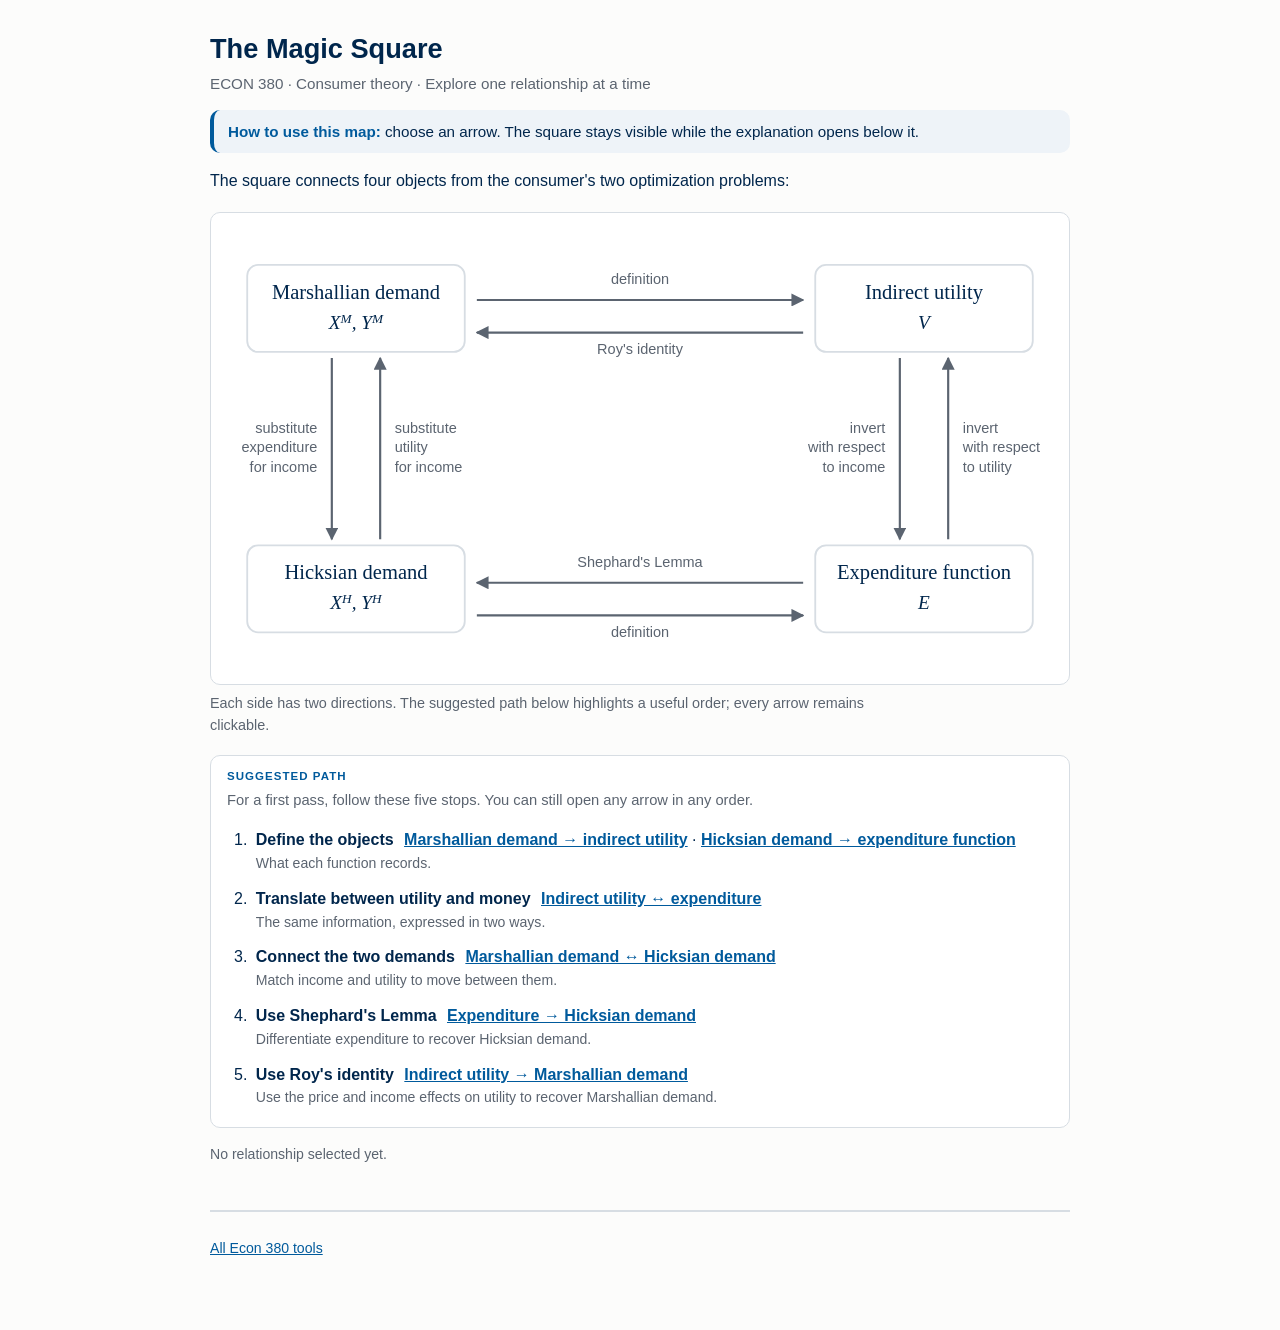
<file: magic-square/index.html>
<!doctype html>
<html lang="en">
<head>
<meta charset="utf-8">
<meta name="viewport" content="width=device-width, initial-scale=1">
<title>The Magic Square — Econ 380</title>
<link rel="stylesheet" href="../assets/style.css">
<style>
/* The map is a local interaction for this page. The shared stylesheet supplies
   the site-wide type, palette, spacing, and figure behavior. */
.square-figure { overflow-x: auto; }
.square-figure svg { min-width: 680px; }
.square-figure figcaption { max-width: 680px; }

.square-arrow { color: var(--gray); cursor: pointer; }
.square-arrow .arrow-hit { stroke: transparent; stroke-width: 18; }
.square-arrow .arrow-line {
  stroke: currentColor; stroke-width: 1.8; marker-end: url(#square-arrowhead);
}
.square-arrow:hover,
.square-arrow:focus-visible,
.square-arrow.selected { color: var(--orange); }
.square-arrow:focus-visible { outline: 2px solid var(--accent); outline-offset: 4px; }
.square-arrow:hover .arrow-line,
.square-arrow:focus-visible .arrow-line,
.square-arrow.selected .arrow-line { marker-end: url(#square-arrowhead-selected); }
.square-arrow.selected .arrow-line {
  stroke-width: 2.8;
}
.square-arrow .arrow-label { fill: var(--gray); font-size: 12px; pointer-events: none; }
.square-arrow.selected .arrow-label { fill: var(--orange); font-weight: 700; }

.node { fill: var(--white); stroke: var(--rule); stroke-width: 1.5; }
.node.active { fill: #fbf3e8; stroke: var(--orange); stroke-width: 2; }
.node-label { fill: var(--navy); font-family: Georgia, "Times New Roman", serif; font-size: 17px; text-anchor: middle; }
.node-math { fill: var(--navy); font-family: Georgia, "Times New Roman", serif; font-size: 16px; font-style: italic; text-anchor: middle; }
.node.active + .node-label,
.node.active ~ .node-math { fill: var(--orange); }

.map-intro { margin: 14px 0 8px; }
.panel {
  background: var(--box); border-left: 4px solid var(--orange);
  border-radius: 0 10px 10px 0; padding: 13px 16px; margin: 16px 0;
}
.panel[hidden] { display: none; }
.panel .panel-title { margin: 0 0 4px; font-size: 1.02rem; }
.panel .panel-method { color: var(--gray); font-size: .88rem; margin: 0 0 8px; }
.panel p:last-child { margin-bottom: 0; }
.panel .hub-math { margin: 12px 0; padding: 10px 12px; overflow-x: auto; }
.selection-status { min-height: 1.5em; margin: 8px 0 0; color: var(--gray); font-size: .88rem; }
.suggested-path {
  background: var(--white); border: 1.5px solid var(--rule); border-radius: 10px;
  padding: 12px 16px; margin: 16px 0;
}
.suggested-path .boxlabel { margin-bottom: 4px; }
.suggested-path > p:not(.boxlabel) { margin: 4px 0 10px; color: var(--gray); font-size: .92rem; }
.path-list { margin: 0; padding-left: 1.55em; }
.path-list li { padding: 6px 8px 6px 4px; border-radius: 7px; }
.path-list li.selected { background: #fffaf4; box-shadow: inset 3px 0 var(--orange); }
.path-list li.selected .path-title { color: var(--orange); }
.path-list .path-title { font-weight: 700; }
.path-list .path-links { margin-left: 6px; }
.path-list .path-note { display: block; color: var(--gray); font-size: .88rem; }
.path-list a { font-weight: 600; }

</style>
</head>
<body>
<main>

  <h1>The Magic Square</h1>
  <p class="kicker">ECON 380 · Consumer theory · Explore one relationship at a time</p>

  <div class="betanote">
    <b>How to use this map:</b> choose an arrow. The square stays visible while the
    explanation opens below it.
  </div>

  <p class="map-intro">The square connects four objects from the consumer's two optimization
    problems:</p>

  <figure class="fig square-figure">
    <svg id="magic-square" viewBox="0 0 700 380" xmlns="http://www.w3.org/2000/svg"
         role="group" aria-labelledby="square-title square-description">
      <title id="square-title">The Magic Square of consumer theory</title>
      <desc id="square-description">Four objects are arranged in a square. Each side has two
        directed arrows. Select an arrow to open its explanation below the map.</desc>
      <defs>
        <marker id="square-arrowhead" viewBox="0 0 10 10" refX="9" refY="5"
                markerWidth="6" markerHeight="6" orient="auto-start-reverse">
          <path d="M 0 0 L 10 5 L 0 10 z" fill="#5B6470"/>
        </marker>
        <marker id="square-arrowhead-selected" viewBox="0 0 10 10" refX="9" refY="5"
                markerWidth="6" markerHeight="6" orient="auto-start-reverse">
          <path d="M 0 0 L 10 5 L 0 10 z" fill="#D07000"/>
        </marker>
      </defs>

      <!-- corners -->
      <rect class="node" x="25" y="38" width="180" height="72" rx="9"/>
      <text class="node-label" x="115" y="66">Marshallian demand</text>
      <text class="node-math" x="115" y="91">X<tspan font-size="11" dy="-5">M</tspan><tspan dy="5">, </tspan>Y<tspan font-size="11" dy="-5">M</tspan></text>

      <rect class="node" x="495" y="38" width="180" height="72" rx="9"/>
      <text class="node-label" x="585" y="66">Indirect utility</text>
      <text class="node-math" x="585" y="91">V</text>

      <rect class="node" x="25" y="270" width="180" height="72" rx="9"/>
      <text class="node-label" x="115" y="298">Hicksian demand</text>
      <text class="node-math" x="115" y="323">X<tspan font-size="11" dy="-5">H</tspan><tspan dy="5">, </tspan>Y<tspan font-size="11" dy="-5">H</tspan></text>

      <rect class="node" x="495" y="270" width="180" height="72" rx="9"/>
      <text class="node-label" x="585" y="298">Expenditure function</text>
      <text class="node-math" x="585" y="323">E</text>

      <!-- Each group is a mouse/touch target and a keyboard-accessible equivalent of
           the linked suggested path below. -->
      <g class="square-arrow" data-arrow="m-to-v" role="button" tabindex="0" aria-pressed="false"
         aria-label="Marshallian demand to indirect utility: definition">
        <line class="arrow-hit" x1="215" y1="67" x2="485" y2="67"/>
        <line class="arrow-line" x1="215" y1="67" x2="485" y2="67" marker-end="url(#square-arrowhead)"/>
        <text class="arrow-label" x="350" y="54" text-anchor="middle">definition</text>
      </g>
      <g class="square-arrow" data-arrow="v-to-m" role="button" tabindex="0" aria-pressed="false"
         aria-label="Indirect utility to Marshallian demand: Roy's identity">
        <line class="arrow-hit" x1="485" y1="94" x2="215" y2="94"/>
        <line class="arrow-line" x1="485" y1="94" x2="215" y2="94" marker-end="url(#square-arrowhead)"/>
        <text class="arrow-label" x="350" y="112" text-anchor="middle">Roy's identity</text>
      </g>

      <g class="square-arrow" data-arrow="v-to-e" role="button" tabindex="0" aria-pressed="false"
         aria-label="Indirect utility to expenditure function: invert with respect to income">
        <line class="arrow-hit" x1="565" y1="115" x2="565" y2="265"/>
        <line class="arrow-line" x1="565" y1="115" x2="565" y2="265" marker-end="url(#square-arrowhead)"/>
        <text class="arrow-label" x="553" y="177" text-anchor="end">invert</text>
        <text class="arrow-label" x="553" y="193" text-anchor="end">with respect</text>
        <text class="arrow-label" x="553" y="209" text-anchor="end">to income</text>
      </g>
      <g class="square-arrow" data-arrow="e-to-v" role="button" tabindex="0" aria-pressed="false"
         aria-label="Expenditure function to indirect utility: invert with respect to utility">
        <line class="arrow-hit" x1="605" y1="265" x2="605" y2="115"/>
        <line class="arrow-line" x1="605" y1="265" x2="605" y2="115" marker-end="url(#square-arrowhead)"/>
        <text class="arrow-label" x="617" y="177">invert</text>
        <text class="arrow-label" x="617" y="193">with respect</text>
        <text class="arrow-label" x="617" y="209">to utility</text>
      </g>

      <g class="square-arrow" data-arrow="m-h" role="button" tabindex="0" aria-pressed="false"
         aria-label="Marshallian demand and Hicksian demand: equivalence">
        <line class="arrow-hit" x1="95" y1="115" x2="95" y2="265"/>
        <line class="arrow-line" x1="95" y1="115" x2="95" y2="265" marker-end="url(#square-arrowhead)"/>
        <text class="arrow-label" x="83" y="177" text-anchor="end">substitute</text>
        <text class="arrow-label" x="83" y="193" text-anchor="end">expenditure</text>
        <text class="arrow-label" x="83" y="209" text-anchor="end">for income</text>
      </g>
      <g class="square-arrow" data-arrow="m-h" role="button" tabindex="0" aria-pressed="false"
         aria-label="Marshallian demand and Hicksian demand: equivalence">
        <line class="arrow-hit" x1="135" y1="265" x2="135" y2="115"/>
        <line class="arrow-line" x1="135" y1="265" x2="135" y2="115" marker-end="url(#square-arrowhead)"/>
        <text class="arrow-label" x="147" y="177">substitute</text>
        <text class="arrow-label" x="147" y="193">utility</text>
        <text class="arrow-label" x="147" y="209">for income</text>
      </g>

      <g class="square-arrow" data-arrow="e-to-h" role="button" tabindex="0" aria-pressed="false"
         aria-label="Expenditure function to Hicksian demand: Shephard's Lemma">
        <line class="arrow-hit" x1="485" y1="301" x2="215" y2="301"/>
        <line class="arrow-line" x1="485" y1="301" x2="215" y2="301" marker-end="url(#square-arrowhead)"/>
        <text class="arrow-label" x="350" y="288" text-anchor="middle">Shephard's Lemma</text>
      </g>
      <g class="square-arrow" data-arrow="h-to-e" role="button" tabindex="0" aria-pressed="false"
         aria-label="Hicksian demand to expenditure function">
        <line class="arrow-hit" x1="215" y1="328" x2="485" y2="328"/>
        <line class="arrow-line" x1="215" y1="328" x2="485" y2="328" marker-end="url(#square-arrowhead)"/>
        <text class="arrow-label" x="350" y="346" text-anchor="middle">definition</text>
      </g>
    </svg>
    <figcaption>Each side has two directions. The suggested path below highlights a useful
      order; every arrow remains clickable.</figcaption>
  </figure>

  <div class="suggested-path" aria-labelledby="path-title">
    <p id="path-title" class="boxlabel">Suggested path</p>
    <p>For a first pass, follow these five stops. You can still open any arrow in any order.</p>
    <ol class="path-list">
      <li data-path-ids="m-to-v h-to-e">
        <span class="path-title">Define the objects</span>
        <span class="path-links"><a href="#m-to-v">Marshallian demand → indirect utility</a> · <a href="#h-to-e">Hicksian demand → expenditure function</a></span>
        <span class="path-note">What each function records.</span>
      </li>
      <li data-path-ids="v-to-e e-to-v">
        <span class="path-title">Translate between utility and money</span>
        <span class="path-links"><a href="#v-to-e">Indirect utility ↔ expenditure</a></span>
        <span class="path-note">The same information, expressed in two ways.</span>
      </li>
      <li data-path-ids="m-h">
        <span class="path-title">Connect the two demands</span>
        <span class="path-links"><a href="#m-h">Marshallian demand ↔ Hicksian demand</a></span>
        <span class="path-note">Match income and utility to move between them.</span>
      </li>
      <li data-path-ids="e-to-h">
        <span class="path-title">Use Shephard's Lemma</span>
        <span class="path-links"><a href="#e-to-h">Expenditure → Hicksian demand</a></span>
        <span class="path-note">Differentiate expenditure to recover Hicksian demand.</span>
      </li>
      <li data-path-ids="v-to-m">
        <span class="path-title">Use Roy's identity</span>
        <span class="path-links"><a href="#v-to-m">Indirect utility → Marshallian demand</a></span>
        <span class="path-note">Use the price and income effects on utility to recover Marshallian demand.</span>
      </li>
    </ol>
  </div>

  <p id="selection-status" class="selection-status" role="status" aria-live="polite">
    No relationship selected yet.
  </p>

  <section id="panel-m-to-v" class="panel" data-panel="m-to-v" hidden aria-live="polite">
    <h2 class="panel-title">Marshallian demand → indirect utility</h2>
    <p class="panel-method">Definition</p>
    <p>Marshallian demand gives the utility-maximizing bundle at prices <span class="m">P<sub>X</sub></span> and <span class="m">P<sub>Y</sub></span>, with income <span class="m">I</span>.</p>
    <p>Indirect utility measures the utility from that bundle—the best utility the consumer can achieve.</p>
    <div class="worked hub-math">
      <div class="m">X<sup>M</sup>(P<sub>X</sub>, P<sub>Y</sub>, I), &nbsp;Y<sup>M</sup>(P<sub>X</sub>, P<sub>Y</sub>, I)</div>
      <div class="m">V(P<sub>X</sub>, P<sub>Y</sub>, I) = U(X<sup>M</sup>(P<sub>X</sub>, P<sub>Y</sub>, I), Y<sup>M</sup>(P<sub>X</sub>, P<sub>Y</sub>, I))</div>
    </div>
    <details>
      <summary>Example with functional forms</summary>
      <p>Suppose <span class="m">U(X,Y) = √(XY)</span>, so the Marshallian demands are</p>
      <div class="worked hub-math">
        <div class="m">X<sup>M</sup>(P<sub>X</sub>, P<sub>Y</sub>, I) = I/(2P<sub>X</sub>)</div>
        <div class="m">Y<sup>M</sup>(P<sub>X</sub>, P<sub>Y</sub>, I) = I/(2P<sub>Y</sub>)</div>
      </div>
      <p>Evaluate utility at that bundle:</p>
      <div class="worked hub-math">
        <div class="m">V(P<sub>X</sub>, P<sub>Y</sub>, I) = √((I/(2P<sub>X</sub>))(I/(2P<sub>Y</sub>)))</div>
        <div class="m">&nbsp; = I/(2√(P<sub>X</sub>P<sub>Y</sub>))</div>
      </div>
    </details>
  </section>
  <section id="panel-v-to-m" class="panel" data-panel="v-to-m" hidden aria-live="polite">
    <h2 class="panel-title">Indirect utility → Marshallian demand</h2>
    <p class="panel-method">Roy's identity</p>
    <p>Indirect utility tells us how the best attainable utility changes when prices or income change.</p>
    <p>Compare the utility loss from a small price increase with the utility gain from a small income increase. The ratio tells us how much income would compensate for that price increase—which is the amount of the good the consumer buys.</p>
    <div class="worked hub-math">
      <div class="m">X<sup>M</sup>(P<sub>X</sub>, P<sub>Y</sub>, I) = -<span class="frac"><span>&part;V(P<sub>X</sub>, P<sub>Y</sub>, I)</span><span>&part;P<sub>X</sub></span></span> / <span class="frac"><span>&part;V(P<sub>X</sub>, P<sub>Y</sub>, I)</span><span>&part;I</span></span></div>
      <div class="m">Y<sup>M</sup>(P<sub>X</sub>, P<sub>Y</sub>, I) = -<span class="frac"><span>&part;V(P<sub>X</sub>, P<sub>Y</sub>, I)</span><span>&part;P<sub>Y</sub></span></span> / <span class="frac"><span>&part;V(P<sub>X</sub>, P<sub>Y</sub>, I)</span><span>&part;I</span></span></div>
    </div>
    <details>
      <summary>Example with functional forms</summary>
      <p>From the previous panel, suppose</p>
      <div class="worked hub-math">
        <div class="m">V(P<sub>X</sub>, P<sub>Y</sub>, I) = I/(2√(P<sub>X</sub>P<sub>Y</sub>))</div>
      </div>
      <p>Differentiate with respect to <span class="m">P<sub>X</sub></span> and <span class="m">I</span>, then apply Roy's identity:</p>
      <div class="worked hub-math">
        <div class="m">X<sup>M</sup> = -<span class="frac"><span>-I/(4P<sub>X</sub><sup>3/2</sup>√P<sub>Y</sub>)</span><span>1/(2√(P<sub>X</sub>P<sub>Y</sub>))</span></span></div>
        <div class="m">&nbsp; = I/(2P<sub>X</sub>)</div>
      </div>
      <p>This recovers the Marshallian demand from the indirect utility function.</p>
    </details>
    <p><a href="roy/">Open the full Roy's identity lesson</a></p>
  </section>
  <section id="panel-h-to-e" class="panel" data-panel="h-to-e" hidden aria-live="polite">
    <h2 class="panel-title">Hicksian demand → Expenditure function</h2>
    <p>Hicksian demand gives the least-cost bundle that reaches utility <span class="m">U</span> at prices <span class="m">P<sub>X</sub></span> and <span class="m">P<sub>Y</sub></span>.</p>
    <p>The expenditure function measures how much this bundle costs.</p>
    <div class="worked hub-math">
      <div class="m">X<sup>H</sup>(P<sub>X</sub>, P<sub>Y</sub>, U), &nbsp;Y<sup>H</sup>(P<sub>X</sub>, P<sub>Y</sub>, U)</div>
      <div class="m">E(P<sub>X</sub>, P<sub>Y</sub>, U) = P<sub>X</sub>X<sup>H</sup>(P<sub>X</sub>, P<sub>Y</sub>, U) + P<sub>Y</sub>Y<sup>H</sup>(P<sub>X</sub>, P<sub>Y</sub>, U)</div>
    </div>
    <p>Multiply each quantity by its price, then add the two costs.</p>
    <details>
      <summary>Example with functional forms</summary>
      <p>For a Cobb–Douglas consumer, suppose the Hicksian demands are</p>
      <div class="worked hub-math">
        <div class="m">X<sup>H</sup>(P<sub>X</sub>, P<sub>Y</sub>, U) = U√(P<sub>Y</sub>/P<sub>X</sub>)</div>
        <div class="m">Y<sup>H</sup>(P<sub>X</sub>, P<sub>Y</sub>, U) = U√(P<sub>X</sub>/P<sub>Y</sub>)</div>
      </div>
      <p>Substitute these demands into the expenditure formula:</p>
      <div class="worked hub-math">
        <div class="m">E = P<sub>X</sub>U√(P<sub>Y</sub>/P<sub>X</sub>) + P<sub>Y</sub>U√(P<sub>X</sub>/P<sub>Y</sub>)</div>
        <div class="m">&nbsp; = 2U√(P<sub>X</sub>P<sub>Y</sub>)</div>
      </div>
    </details>
  </section>
  <section id="panel-e-to-h" class="panel" data-panel="e-to-h" hidden aria-live="polite">
    <h2 class="panel-title">Expenditure → Hicksian demand</h2>
    <p class="panel-method">Shephard's Lemma</p>
    <p>Shephard's Lemma reverses the definition arrow: differentiate the expenditure function with respect to a good's price.</p>
    <div class="worked hub-math">
      <div class="m">X<sup>H</sup>(P<sub>X</sub>, P<sub>Y</sub>, U) = <span class="frac"><span>&part;E(P<sub>X</sub>, P<sub>Y</sub>, U)</span><span>&part;P<sub>X</sub></span></span></div>
      <div class="m">Y<sup>H</sup>(P<sub>X</sub>, P<sub>Y</sub>, U) = <span class="frac"><span>&part;E(P<sub>X</sub>, P<sub>Y</sub>, U)</span><span>&part;P<sub>Y</sub></span></span></div>
    </div>
    <p>A tiny increase <span class="m">&Delta;P<sub>X</sub></span> raises minimum spending by approximately <span class="m">X<sup>H</sup>&Delta;P<sub>X</sub></span>. The full lesson explains why re-optimization does not add a first-order term.</p>
    <p><a href="shephard/">Open the full Shephard's Lemma lesson</a></p>
  </section>
  <section id="panel-v-to-e" class="panel" data-panel="v-to-e" hidden aria-live="polite">
    <h2 class="panel-title">Indirect utility → expenditure</h2>
    <p class="panel-method">Invert with respect to income</p>
    <p>Indirect utility starts with income and tells us the most utility attainable. Expenditure
      reads the same fact in reverse: it starts with a utility target and tells us the least
      spending required.</p>
    <div class="worked hub-math">
      <div class="m">V(P<sub>X</sub>, P<sub>Y</sub>, I) = U &nbsp; ⇔ &nbsp; E(P<sub>X</sub>, P<sub>Y</sub>, U) = I</div>
    </div>
    <p>Hold prices fixed and solve <span class="m">U = V(P<sub>X</sub>,P<sub>Y</sub>,I)</span>
      for <span class="m">I</span>.</p>
    <details>
      <summary>Example with functional forms</summary>
      <p>Suppose</p>
      <div class="worked hub-math">
        <div class="m">U = I/(2√(P<sub>X</sub>P<sub>Y</sub>))</div>
        <div class="m">I = 2U√(P<sub>X</sub>P<sub>Y</sub>)</div>
      </div>
      <p>Therefore,</p>
      <div class="worked hub-math">
        <div class="m">E(P<sub>X</sub>, P<sub>Y</sub>, U) = 2U√(P<sub>X</sub>P<sub>Y</sub>)</div>
      </div>
    </details>
    <p><a href="inversion/">Open the full indirect utility–expenditure lesson</a></p>
  </section>
  <section id="panel-e-to-v" class="panel" data-panel="e-to-v" hidden aria-live="polite">
    <h2 class="panel-title">Expenditure → indirect utility</h2>
    <p class="panel-method">Invert with respect to utility</p>
    <p>Expenditure starts with a utility target and tells us the least spending required. Indirect
      utility reads the same fact in reverse: it starts with income and tells us the most utility
      attainable.</p>
    <div class="worked hub-math">
      <div class="m">E(P<sub>X</sub>, P<sub>Y</sub>, U) = I &nbsp; ⇔ &nbsp; V(P<sub>X</sub>, P<sub>Y</sub>, I) = U</div>
    </div>
    <p>Hold prices fixed and solve <span class="m">I = E(P<sub>X</sub>,P<sub>Y</sub>,U)</span>
      for <span class="m">U</span>.</p>
    <details>
      <summary>Example with functional forms</summary>
      <p>Suppose</p>
      <div class="worked hub-math">
        <div class="m">I = 2U√(P<sub>X</sub>P<sub>Y</sub>)</div>
        <div class="m">U = I/(2√(P<sub>X</sub>P<sub>Y</sub>))</div>
      </div>
      <p>Therefore,</p>
      <div class="worked hub-math">
        <div class="m">V(P<sub>X</sub>, P<sub>Y</sub>, I) = I/(2√(P<sub>X</sub>P<sub>Y</sub>))</div>
      </div>
    </details>
    <p><a href="inversion/">Open the full indirect utility–expenditure lesson</a></p>
  </section>
  <section id="panel-m-h" class="panel" data-panel="m-h" hidden aria-live="polite">
    <h2 class="panel-title">Marshallian demand ↔ Hicksian demand</h2>
    <p class="panel-method">Equivalence</p>
    <p>These are two descriptions of the same choice when income and utility are matched.</p>
    <div class="worked hub-math">
      <div class="m">X<sup>H</sup>(P,U) = X<sup>M</sup>(P,E(P,U))</div>
      <div class="m">Y<sup>H</sup>(P,U) = Y<sup>M</sup>(P,E(P,U))</div>
      <div class="m">X<sup>M</sup>(P,I) = X<sup>H</sup>(P,V(P,I))</div>
      <div class="m">Y<sup>M</sup>(P,I) = Y<sup>H</sup>(P,V(P,I))</div>
    </div>
    <p><a href="equivalence/">Open the full Marshallian–Hicksian equivalence lesson</a></p>
  </section>

  <div class="footer">
    <p><a href="../">All Econ 380 tools</a></p>
  </div>

</main>

<script>
(function () {
  "use strict";

  var arrows = Array.prototype.slice.call(document.querySelectorAll(".square-arrow"));
  var pathItems = Array.prototype.slice.call(document.querySelectorAll(".path-list li[data-path-ids]"));
  var panels = Array.prototype.slice.call(document.querySelectorAll("[data-panel]"));
  var status = document.getElementById("selection-status");

  var info = {
    "m-to-v": { label: "Marshallian demand to indirect utility", method: "definition" },
    "v-to-m": { label: "Indirect utility to Marshallian demand", method: "Roy's identity" },
    "h-to-e": { label: "Hicksian demand to expenditure function", method: "" },
    "e-to-h": { label: "Expenditure to Hicksian demand", method: "Shephard's Lemma" },
    "v-to-e": { label: "Indirect utility to expenditure", method: "invert with respect to income" },
    "e-to-v": { label: "Expenditure to indirect utility", method: "invert with respect to utility" },
    "m-h": { label: "Marshallian demand and Hicksian demand", method: "equivalence" }
  };

  function selectArrow(id, updateHash) {
    if (!info[id]) return;

    arrows.forEach(function (arrow) {
      var selected = arrow.getAttribute("data-arrow") === id;
      arrow.classList.toggle("selected", selected);
      arrow.setAttribute("aria-pressed", String(selected));
    });
    pathItems.forEach(function (item) {
      var pathIds = item.getAttribute("data-path-ids").split(" ");
      item.classList.toggle("selected", pathIds.indexOf(id) !== -1);
    });
    panels.forEach(function (panel) {
      var selected = panel.getAttribute("data-panel") === id;
      panel.hidden = !selected;
      if (selected) {
        var heading = panel.querySelector(".panel-title");
        if (heading) {
          heading.id = "panel-heading-" + id;
          panel.setAttribute("aria-labelledby", heading.id);
        }
      }
    });

    status.textContent = "Showing " + info[id].label + (info[id].method ? " — " + info[id].method : "") + ".";
    if (updateHash) history.replaceState(null, "", "#" + id);
  }

  arrows.forEach(function (arrow) {
    arrow.addEventListener("click", function () {
      selectArrow(arrow.getAttribute("data-arrow"), true);
    });
    arrow.addEventListener("keydown", function (event) {
      if (event.key === "Enter" || event.key === " ") {
        event.preventDefault();
        selectArrow(arrow.getAttribute("data-arrow"), true);
      }
    });
  });

  function selectFromHash() {
    var id = window.location.hash.slice(1);
    if (id === "m-to-h" || id === "h-to-m") id = "m-h";
    if (info[id]) selectArrow(id, false);
  }

  window.addEventListener("hashchange", selectFromHash);
  selectFromHash();
})();
</script>
</body>
</html>
</file>
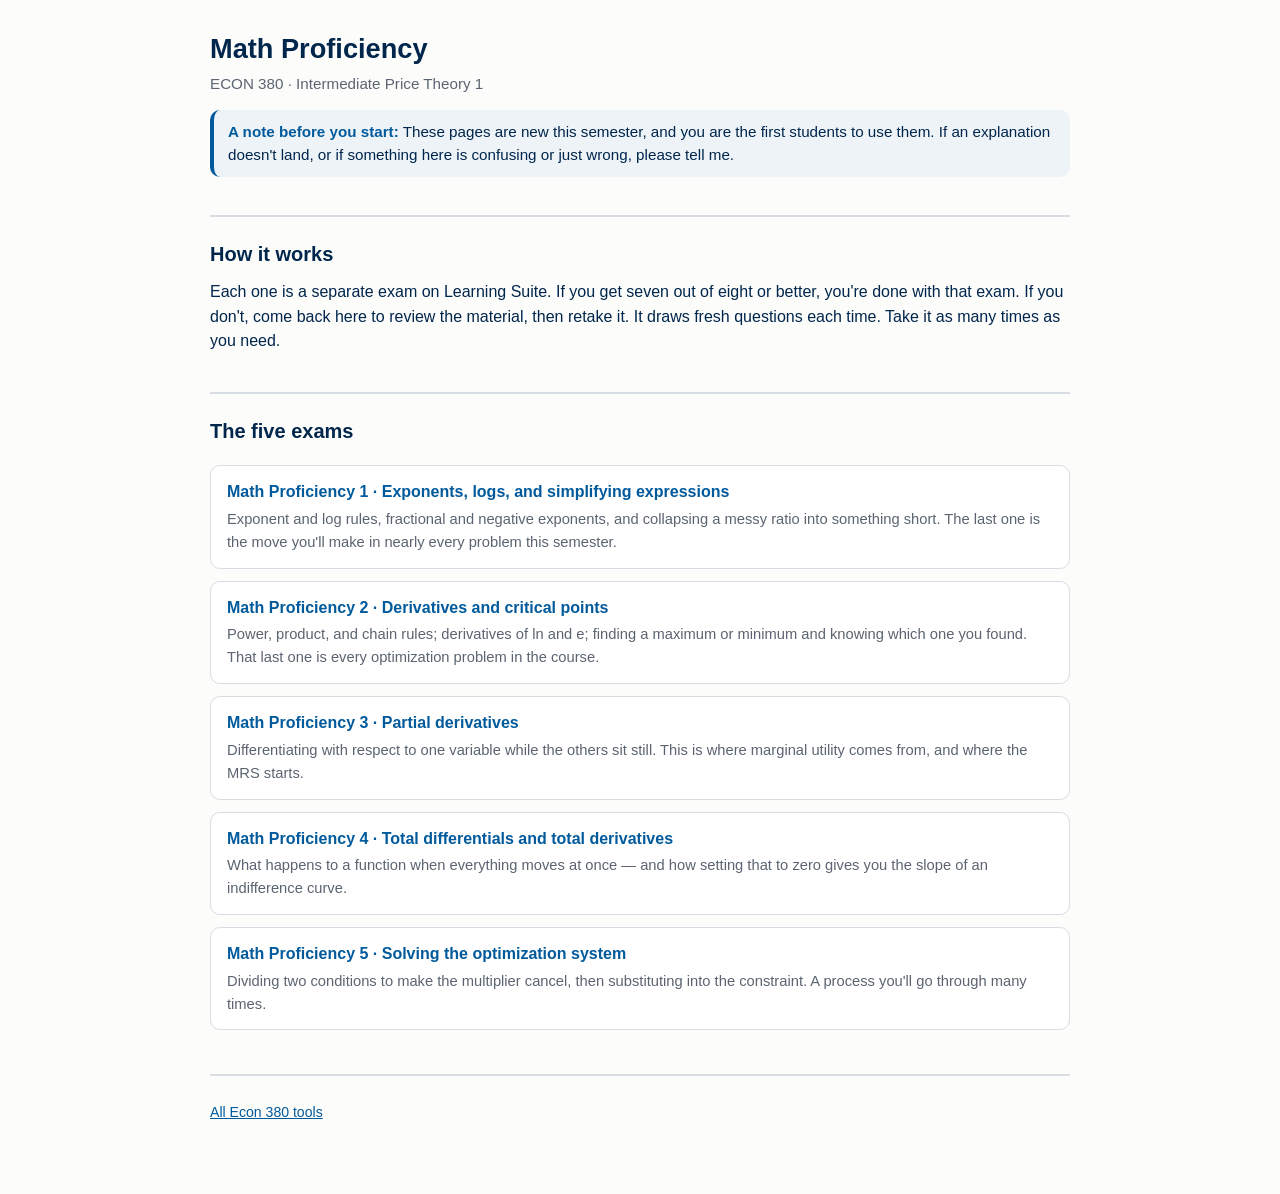
<file: math-proficiency/index.html>
<!doctype html>
<html lang="en">
<head>
<meta charset="utf-8">
<meta name="viewport" content="width=device-width, initial-scale=1">
<title>Math Proficiency — Econ 380</title>
<link rel="stylesheet" href="../assets/style.css">
</head>
<body>
<main>

  <h1>Math Proficiency</h1>
  <p class="kicker">ECON 380 · Intermediate Price Theory 1</p>

  <div class="betanote">
    <b>A note before you start:</b> These pages are new this semester, and you are the
    first students to use them. If an explanation doesn't land, or if something here is
    confusing or just wrong, please tell me.
  </div>

  <h2>How it works</h2>

  <p>Each one is a separate exam on Learning Suite. If you get seven out of eight or
    better, you're done with that exam. If you don't, come back here to review the
    material, then retake it. It draws fresh questions each time. Take it as many times
    as you need.</p>

  <h2>The five exams</h2>

  <div class="cards">
    <a class="card" href="1/">
      <div class="t">Math Proficiency 1 · Exponents, logs, and simplifying expressions</div>
      <div class="d">Exponent and log rules, fractional and negative exponents, and
        collapsing a messy ratio into something short. The last one is the move you'll
        make in nearly every problem this semester.</div>
    </a>

    <a class="card" href="2/">
      <div class="t">Math Proficiency 2 · Derivatives and critical points</div>
      <div class="d">Power, product, and chain rules; derivatives of ln and e; finding a
        maximum or minimum and knowing which one you found. That last one is every
        optimization problem in the course.</div>
    </a>

    <a class="card" href="3/">
      <div class="t">Math Proficiency 3 · Partial derivatives</div>
      <div class="d">Differentiating with respect to one variable while the others sit
        still. This is where marginal utility comes from, and where the MRS starts.</div>
    </a>

    <a class="card" href="4/">
      <div class="t">Math Proficiency 4 · Total differentials and total derivatives</div>
      <div class="d">What happens to a function when everything moves at once — and how
        setting that to zero gives you the slope of an indifference curve.</div>
    </a>

    <a class="card" href="5/">
      <div class="t">Math Proficiency 5 · Solving the optimization system</div>
      <div class="d">Dividing two conditions to make the multiplier cancel, then
        substituting into the constraint. A process you'll go through many times.</div>
    </a>
  </div>

  <div class="footer">
    <p><a href="../">All Econ 380 tools</a></p>
  </div>

</main>
</body>
</html>
</file>
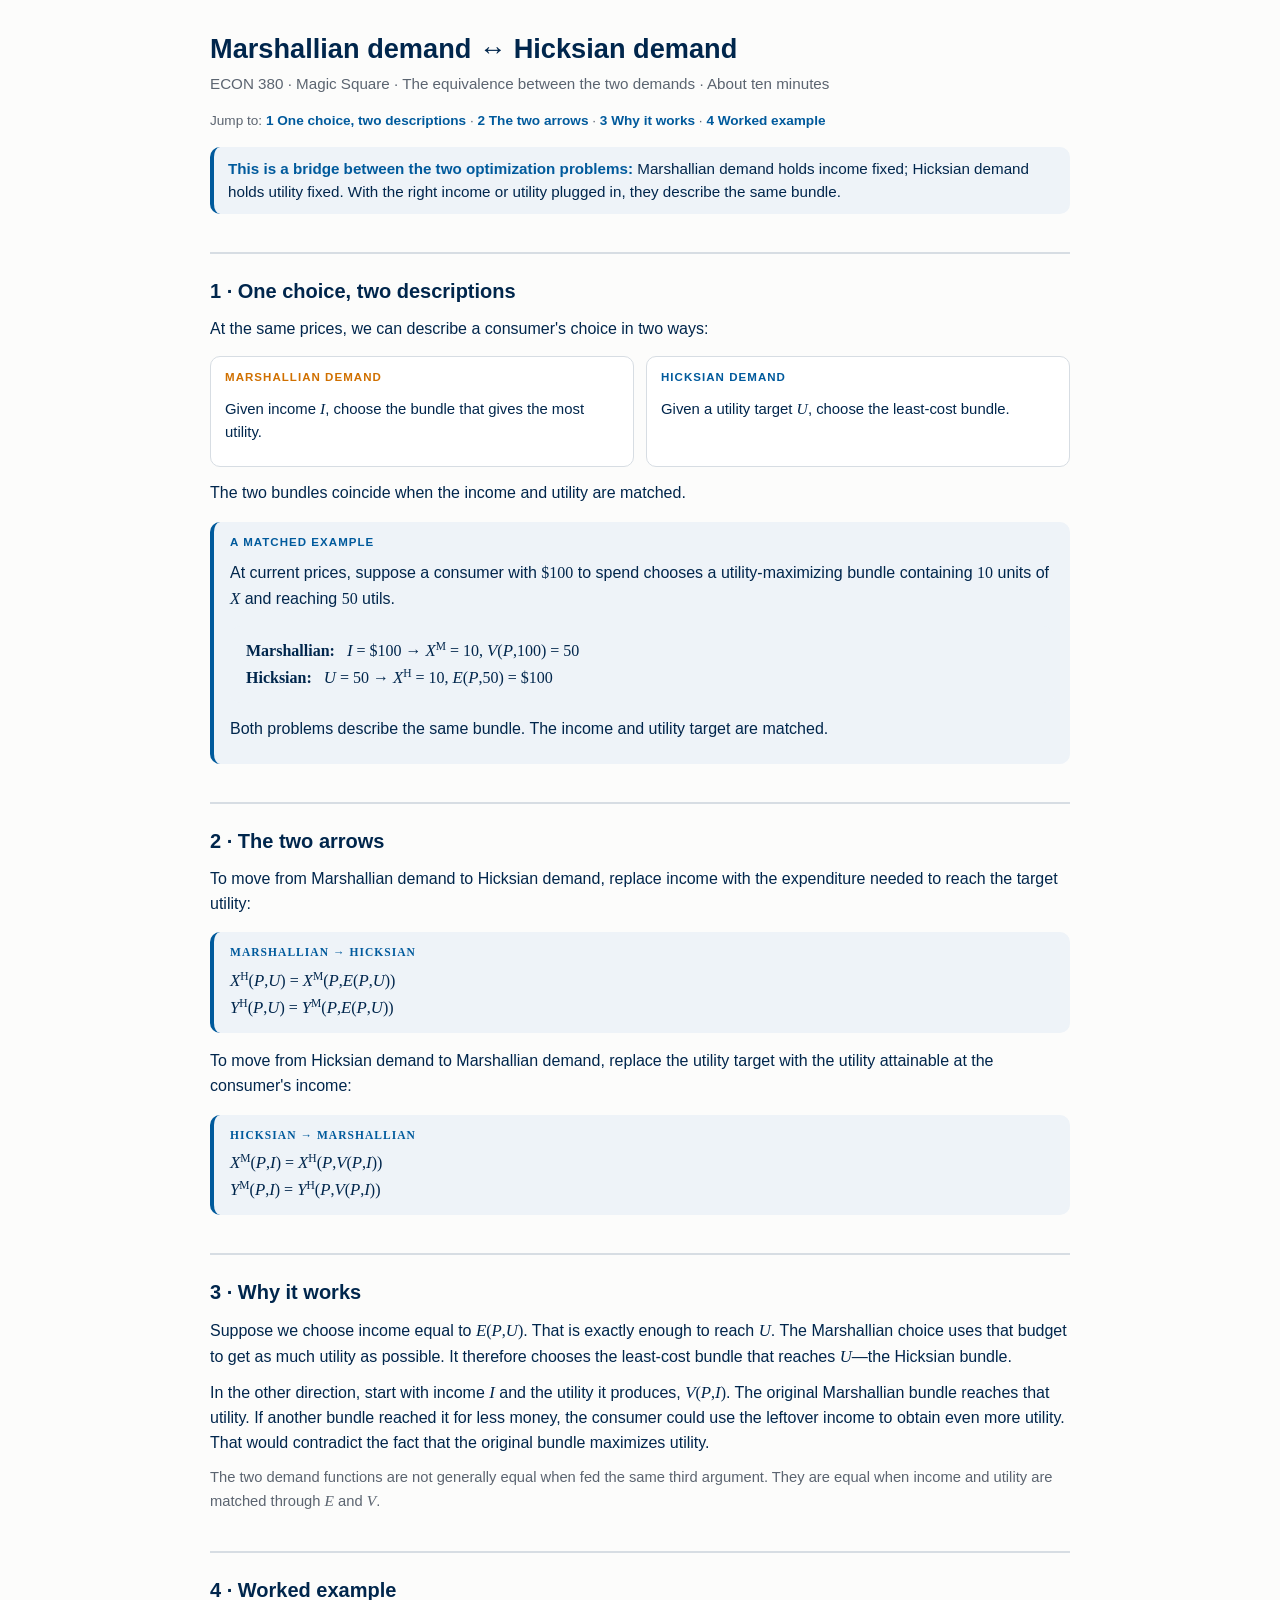
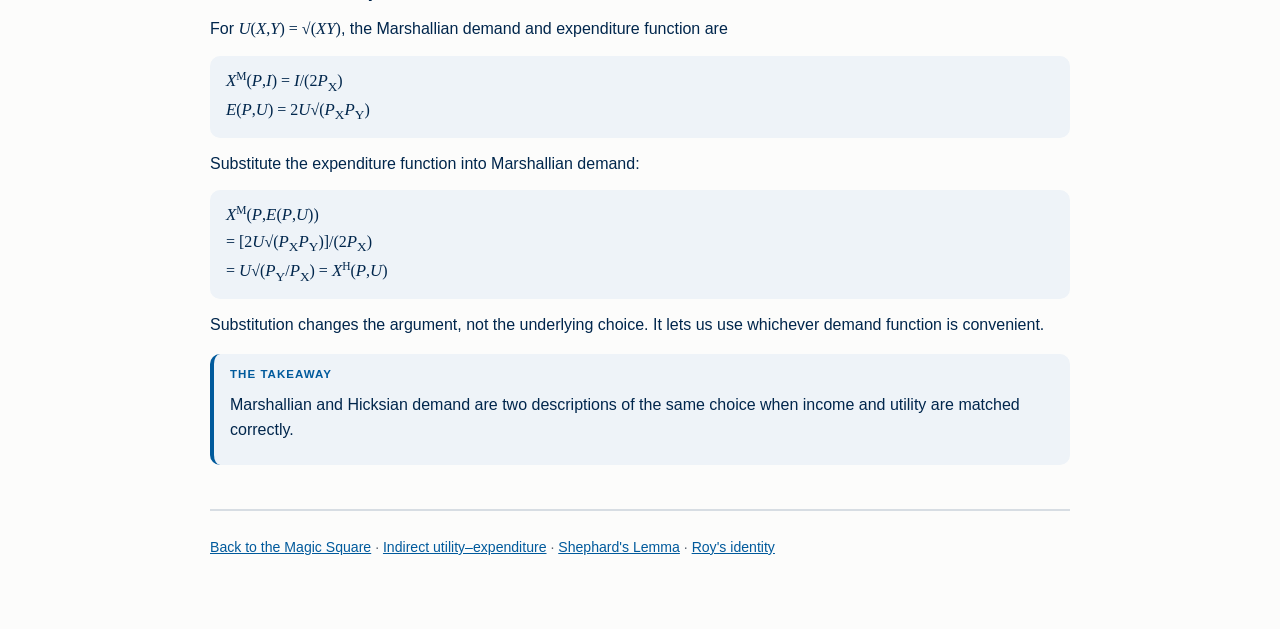
<file: magic-square/equivalence/index.html>
<!doctype html>
<html lang="en">
<head>
<meta charset="utf-8">
<meta name="viewport" content="width=device-width, initial-scale=1">
<title>Marshallian demand ↔ Hicksian demand — Econ 380</title>
<link rel="stylesheet" href="../../assets/style.css">
<style>
.equiv-note { color: var(--gray); font-size: .92rem; }
</style>
</head>
<body>
<main>

  <h1>Marshallian demand ↔ Hicksian demand</h1>
  <p class="kicker">ECON 380 · Magic Square · The equivalence between the two demands · About ten minutes</p>

  <p class="jump">Jump to:
    <a href="#s1">1 One choice, two descriptions</a> ·
    <a href="#s2">2 The two arrows</a> ·
    <a href="#s3">3 Why it works</a> ·
    <a href="#s4">4 Worked example</a>
  </p>

  <div class="betanote">
    <b>This is a bridge between the two optimization problems:</b> Marshallian demand
    holds income fixed; Hicksian demand holds utility fixed. With the right income or utility
    plugged in, they describe the same bundle.
  </div>

  <h2 id="s1">1 · One choice, two descriptions</h2>

  <p>At the same prices, we can describe a consumer's choice in two ways:</p>

  <div class="contrast">
    <div>
      <p class="h" style="color:var(--orange)">Marshallian demand</p>
      <p>Given income <span class="m"><var>I</var></span>, choose the bundle that gives the most utility.</p>
    </div>
    <div>
      <p class="h" style="color:var(--accent)">Hicksian demand</p>
      <p>Given a utility target <span class="m"><var>U</var></span>, choose the least-cost bundle.</p>
    </div>
  </div>

  <p>The two bundles coincide when the income and utility are matched.</p>

  <div class="keyidea">
    <p class="boxlabel">A matched example</p>
    <p>At current prices, suppose a consumer with <span class="m">$100</span> to spend chooses
      a utility-maximizing bundle containing <span class="m">10</span> units of <span class="m"><var>X</var></span>
      and reaching <span class="m">50</span> utils.</p>
    <div class="worked m">
      <div><b>Marshallian:</b> &nbsp; <var>I</var> = $100 → <var>X</var><sup>M</sup> = 10,
        <var>V</var>(<var>P</var>,100) = 50</div>
      <div><b>Hicksian:</b> &nbsp; <var>U</var> = 50 → <var>X</var><sup>H</sup> = 10,
        <var>E</var>(<var>P</var>,50) = $100</div>
    </div>
    <p>Both problems describe the same bundle. The income and utility target are matched.</p>
  </div>

  <h2 id="s2">2 · The two arrows</h2>

  <p>To move from Marshallian demand to Hicksian demand, replace income with the expenditure
    needed to reach the target utility:</p>

  <div class="keyidea m">
    <p class="h">Marshallian → Hicksian</p>
    <div><var>X</var><sup>H</sup>(<var>P</var>,<var>U</var>) = <var>X</var><sup>M</sup>(<var>P</var>,<var>E</var>(<var>P</var>,<var>U</var>))</div>
    <div><var>Y</var><sup>H</sup>(<var>P</var>,<var>U</var>) = <var>Y</var><sup>M</sup>(<var>P</var>,<var>E</var>(<var>P</var>,<var>U</var>))</div>
  </div>

  <p>To move from Hicksian demand to Marshallian demand, replace the utility target with the
    utility attainable at the consumer's income:</p>

  <div class="keyidea m">
    <p class="h">Hicksian → Marshallian</p>
    <div><var>X</var><sup>M</sup>(<var>P</var>,<var>I</var>) = <var>X</var><sup>H</sup>(<var>P</var>,<var>V</var>(<var>P</var>,<var>I</var>))</div>
    <div><var>Y</var><sup>M</sup>(<var>P</var>,<var>I</var>) = <var>Y</var><sup>H</sup>(<var>P</var>,<var>V</var>(<var>P</var>,<var>I</var>))</div>
  </div>

  <h2 id="s3">3 · Why it works</h2>

  <p>Suppose we choose income equal to <span class="m"><var>E</var>(<var>P</var>,<var>U</var>)</span>.
    That is exactly enough to reach <span class="m"><var>U</var></span>. The Marshallian choice
    uses that budget to get as much utility as possible. It therefore chooses the least-cost
    bundle that reaches <span class="m"><var>U</var></span>—the Hicksian bundle.</p>

  <p>In the other direction, start with income <span class="m"><var>I</var></span> and the utility
    it produces, <span class="m"><var>V</var>(<var>P</var>,<var>I</var>)</span>. The original
    Marshallian bundle reaches that utility. If another bundle reached it for less money, the
    consumer could use the leftover income to obtain even more utility. That would contradict
    the fact that the original bundle maximizes utility.</p>

  <p class="equiv-note">The two demand functions are not generally equal when fed the same third
    argument. They are equal when income and utility are matched through <span class="m"><var>E</var></span>
    and <span class="m"><var>V</var></span>.</p>

  <h2 id="s4">4 · Worked example</h2>

  <p>For <span class="m"><var>U</var>(<var>X</var>,<var>Y</var>) = √(<var>XY</var>)</span>, the
    Marshallian demand and expenditure function are</p>

  <div class="worked m">
    <div><var>X</var><sup>M</sup>(<var>P</var>,<var>I</var>) = <var>I</var>/(2<var>P</var><sub>X</sub>)</div>
    <div><var>E</var>(<var>P</var>,<var>U</var>) = 2<var>U</var>√(<var>P</var><sub>X</sub><var>P</var><sub>Y</sub>)</div>
  </div>

  <p>Substitute the expenditure function into Marshallian demand:</p>

  <div class="worked m">
    <div><var>X</var><sup>M</sup>(<var>P</var>,<var>E</var>(<var>P</var>,<var>U</var>))</div>
    <div>= [2<var>U</var>√(<var>P</var><sub>X</sub><var>P</var><sub>Y</sub>)]/(2<var>P</var><sub>X</sub>)</div>
    <div>= <var>U</var>√(<var>P</var><sub>Y</sub>/<var>P</var><sub>X</sub>) = <var>X</var><sup>H</sup>(<var>P</var>,<var>U</var>)</div>
  </div>

  <p>Substitution changes the argument, not the underlying choice. It lets us use whichever
    demand function is convenient.</p>

  <div class="keyidea">
    <p class="h">The takeaway</p>
    <p>Marshallian and Hicksian demand are two descriptions of the same choice when income and
      utility are matched correctly.</p>
  </div>

  <div class="footer">
    <p><a href="../">Back to the Magic Square</a> ·
      <a href="../inversion/">Indirect utility–expenditure</a> ·
      <a href="../shephard/">Shephard's Lemma</a> ·
      <a href="../roy/">Roy's identity</a></p>
  </div>

</main>

</body>
</html>
</file>
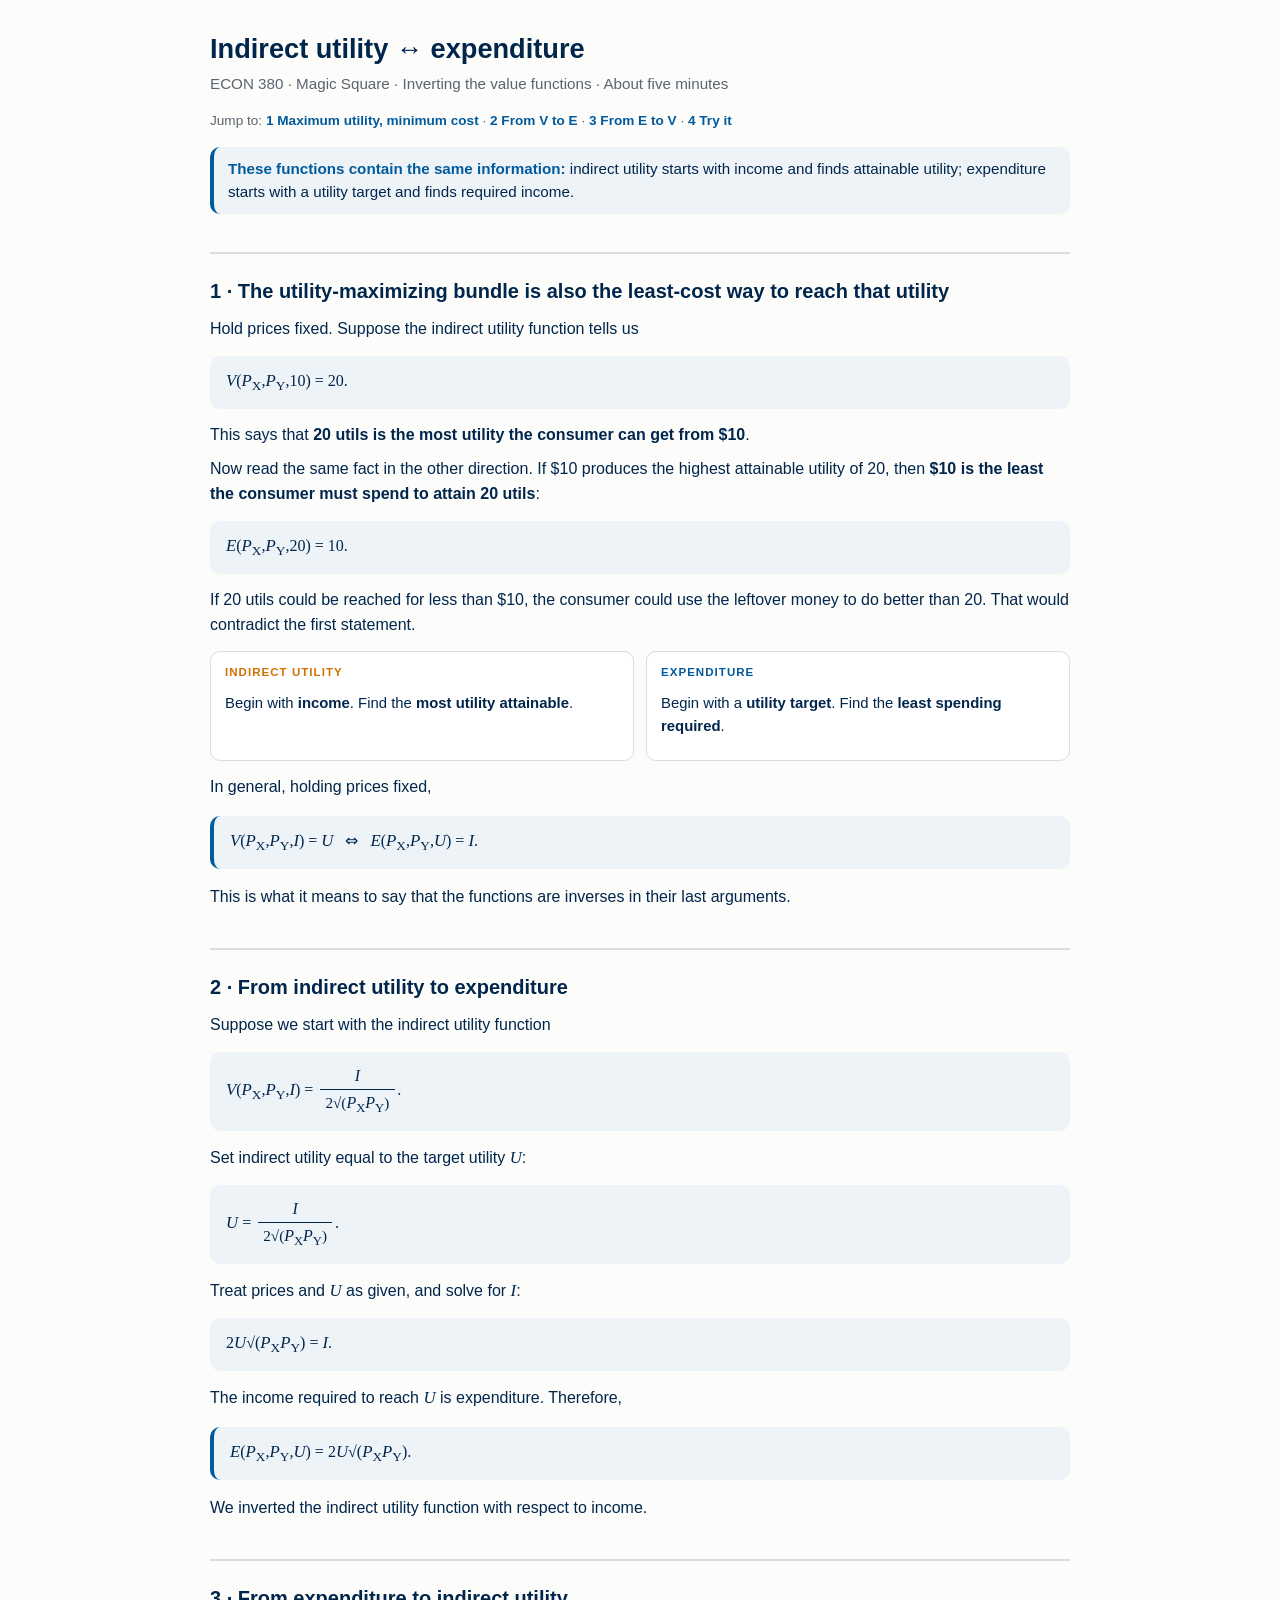
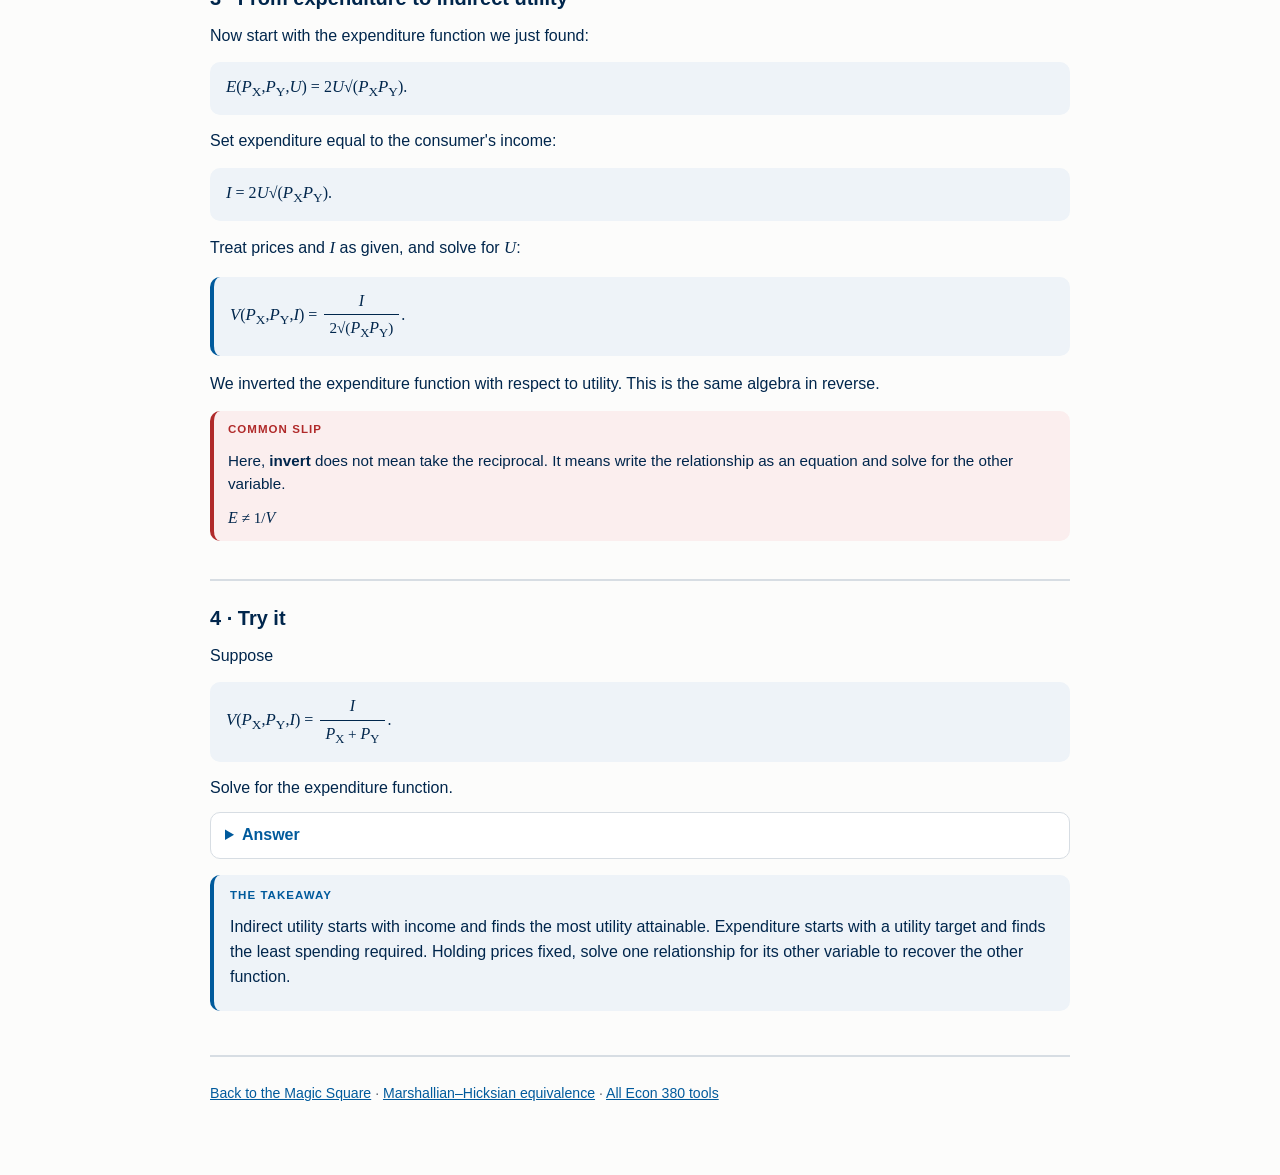
<file: magic-square/inversion/index.html>
<!doctype html>
<html lang="en">
<head>
<meta charset="utf-8">
<meta name="viewport" content="width=device-width, initial-scale=1">
<title>Indirect utility ↔ expenditure — Econ 380</title>
<link rel="stylesheet" href="../../assets/style.css">
</head>
<body>
<main>

  <h1>Indirect utility ↔ expenditure</h1>
  <p class="kicker">ECON 380 · Magic Square · Inverting the value functions · About five minutes</p>

  <p class="jump">Jump to:
    <a href="#s1">1 Maximum utility, minimum cost</a> ·
    <a href="#s2">2 From V to E</a> ·
    <a href="#s3">3 From E to V</a> ·
    <a href="#s4">4 Try it</a>
  </p>

  <div class="betanote">
    <b>These functions contain the same information:</b> indirect utility starts with income
    and finds attainable utility; expenditure starts with a utility target and finds required
    income.
  </div>

  <h2 id="s1">1 · The utility-maximizing bundle is also the least-cost way to reach that utility</h2>

  <p>Hold prices fixed. Suppose the indirect utility function tells us</p>

  <div class="worked m">
    <div><var>V</var>(<var>P</var><sub>X</sub>,<var>P</var><sub>Y</sub>,10) = 20.</div>
  </div>

  <p>This says that <b>20 utils is the most utility the consumer can get from $10</b>.</p>

  <p>Now read the same fact in the other direction. If $10 produces the highest attainable
    utility of 20, then <b>$10 is the least the consumer must spend to attain 20 utils</b>:</p>

  <div class="worked m">
    <div><var>E</var>(<var>P</var><sub>X</sub>,<var>P</var><sub>Y</sub>,20) = 10.</div>
  </div>

  <p>If 20 utils could be reached for less than $10, the consumer could use the leftover money
    to do better than 20. That would contradict the first statement.</p>

  <div class="contrast">
    <div>
      <p class="h" style="color:var(--orange)">Indirect utility</p>
      <p>Begin with <b>income</b>. Find the <b>most utility attainable</b>.</p>
    </div>
    <div>
      <p class="h" style="color:var(--accent)">Expenditure</p>
      <p>Begin with a <b>utility target</b>. Find the <b>least spending required</b>.</p>
    </div>
  </div>

  <p>In general, holding prices fixed,</p>

  <div class="keyidea m">
    <div><var>V</var>(<var>P</var><sub>X</sub>,<var>P</var><sub>Y</sub>,<var>I</var>) = <var>U</var>
      &nbsp; ⇔ &nbsp;
      <var>E</var>(<var>P</var><sub>X</sub>,<var>P</var><sub>Y</sub>,<var>U</var>) = <var>I</var>.</div>
  </div>

  <p>This is what it means to say that the functions are inverses in their last arguments.</p>

  <h2 id="s2">2 · From indirect utility to expenditure</h2>

  <p>Suppose we start with the indirect utility function</p>

  <div class="worked m">
    <div><var>V</var>(<var>P</var><sub>X</sub>,<var>P</var><sub>Y</sub>,<var>I</var>)
      = <span class="frac"><span><var>I</var></span><span>2√(<var>P</var><sub>X</sub><var>P</var><sub>Y</sub>)</span></span>.</div>
  </div>

  <p>Set indirect utility equal to the target utility <span class="m"><var>U</var></span>:</p>

  <div class="worked m">
    <div><var>U</var>
      = <span class="frac"><span><var>I</var></span><span>2√(<var>P</var><sub>X</sub><var>P</var><sub>Y</sub>)</span></span>.</div>
  </div>

  <p>Treat prices and <span class="m"><var>U</var></span> as given, and solve for
    <span class="m"><var>I</var></span>:</p>

  <div class="worked m">
    <div>2<var>U</var>√(<var>P</var><sub>X</sub><var>P</var><sub>Y</sub>) = <var>I</var>.</div>
  </div>

  <p>The income required to reach <span class="m"><var>U</var></span> is expenditure. Therefore,</p>

  <div class="keyidea m">
    <div><var>E</var>(<var>P</var><sub>X</sub>,<var>P</var><sub>Y</sub>,<var>U</var>)
      = 2<var>U</var>√(<var>P</var><sub>X</sub><var>P</var><sub>Y</sub>).</div>
  </div>

  <p>We inverted the indirect utility function with respect to income.</p>

  <h2 id="s3">3 · From expenditure to indirect utility</h2>

  <p>Now start with the expenditure function we just found:</p>

  <div class="worked m">
    <div><var>E</var>(<var>P</var><sub>X</sub>,<var>P</var><sub>Y</sub>,<var>U</var>)
      = 2<var>U</var>√(<var>P</var><sub>X</sub><var>P</var><sub>Y</sub>).</div>
  </div>

  <p>Set expenditure equal to the consumer's income:</p>

  <div class="worked m">
    <div><var>I</var> = 2<var>U</var>√(<var>P</var><sub>X</sub><var>P</var><sub>Y</sub>).</div>
  </div>

  <p>Treat prices and <span class="m"><var>I</var></span> as given, and solve for
    <span class="m"><var>U</var></span>:</p>

  <div class="keyidea m">
    <div><var>V</var>(<var>P</var><sub>X</sub>,<var>P</var><sub>Y</sub>,<var>I</var>)
      = <span class="frac"><span><var>I</var></span><span>2√(<var>P</var><sub>X</sub><var>P</var><sub>Y</sub>)</span></span>.</div>
  </div>

  <p>We inverted the expenditure function with respect to utility. This is the same algebra in
    reverse.</p>

  <div class="slip">
    <p class="boxlabel">Common slip</p>
    <p>Here, <b>invert</b> does not mean take the reciprocal. It means write the relationship as
      an equation and solve for the other variable.</p>
    <div class="m"><var>E</var> ≠ 1/<var>V</var></div>
  </div>

  <h2 id="s4">4 · Try it</h2>

  <p>Suppose</p>

  <div class="worked m">
    <div><var>V</var>(<var>P</var><sub>X</sub>,<var>P</var><sub>Y</sub>,<var>I</var>)
      = <span class="frac"><span><var>I</var></span><span><var>P</var><sub>X</sub> + <var>P</var><sub>Y</sub></span></span>.</div>
  </div>

  <p>Solve for the expenditure function.</p>

  <details>
    <summary>Answer</summary>
    <p>Set indirect utility equal to the target utility and solve for income:</p>
    <div class="worked m">
      <div><var>U</var>
        = <span class="frac"><span><var>I</var></span><span><var>P</var><sub>X</sub> + <var>P</var><sub>Y</sub></span></span></div>
      <div><var>I</var> = <var>U</var>(<var>P</var><sub>X</sub> + <var>P</var><sub>Y</sub>)</div>
    </div>
    <p class="result m"><var>E</var>(<var>P</var><sub>X</sub>,<var>P</var><sub>Y</sub>,<var>U</var>)
      = <var>U</var>(<var>P</var><sub>X</sub> + <var>P</var><sub>Y</sub>)</p>
  </details>

  <div class="keyidea">
    <p class="h">The takeaway</p>
    <p>Indirect utility starts with income and finds the most utility attainable. Expenditure
      starts with a utility target and finds the least spending required. Holding prices fixed,
      solve one relationship for its other variable to recover the other function.</p>
  </div>

  <div class="footer">
    <p><a href="../">Back to the Magic Square</a> ·
      <a href="../equivalence/">Marshallian–Hicksian equivalence</a> ·
      <a href="../../">All Econ 380 tools</a></p>
  </div>

</main>
</body>
</html>
</file>
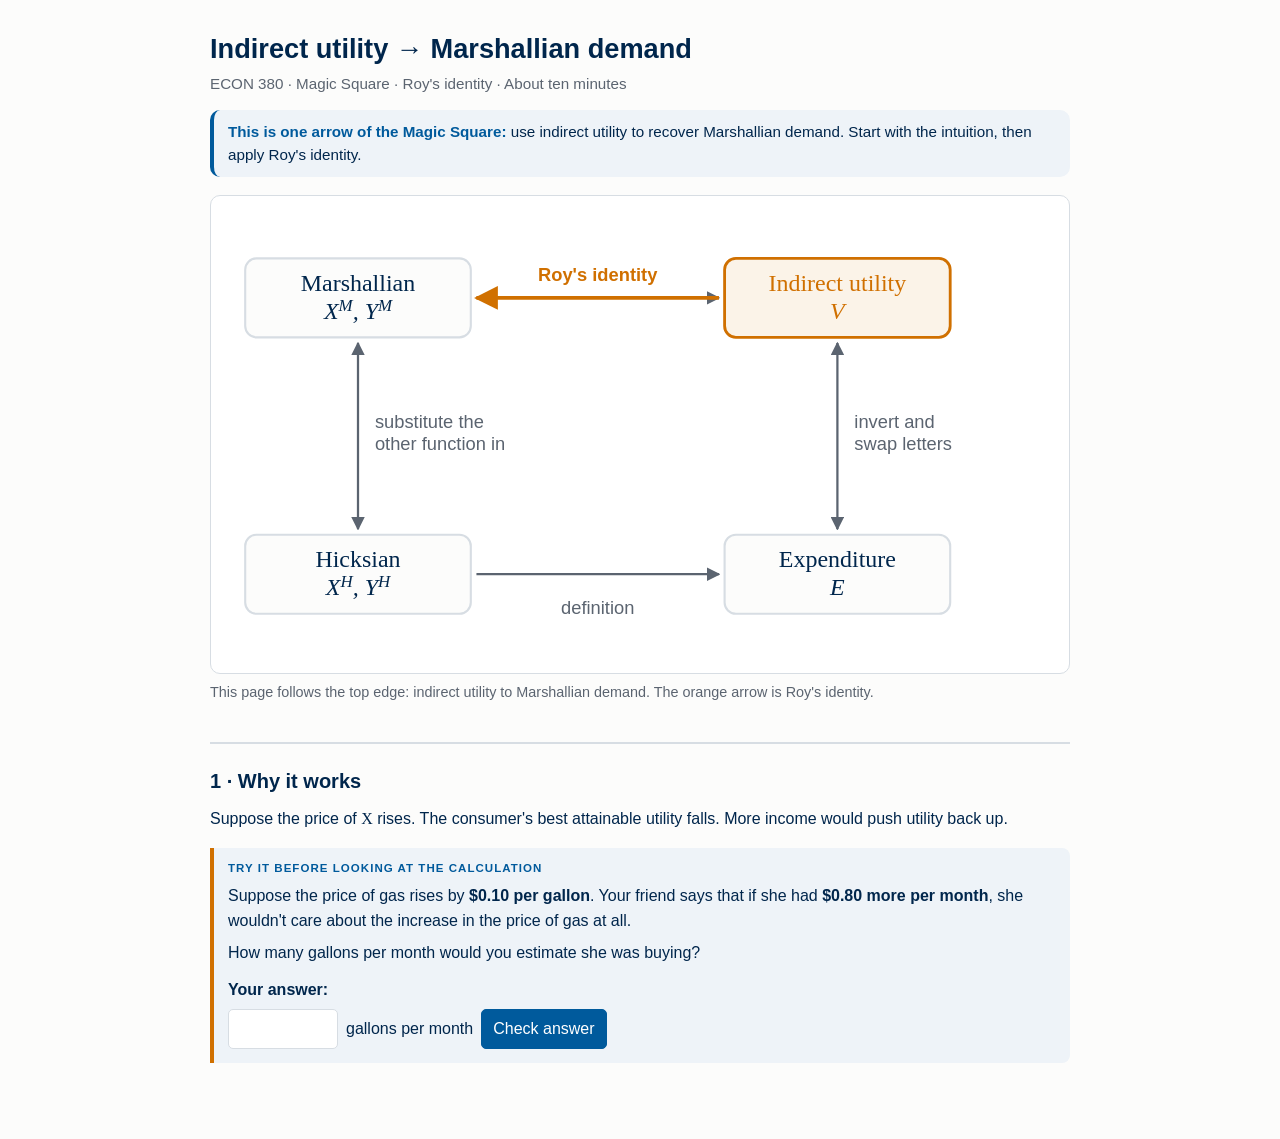
<file: magic-square/roy/index.html>
<!doctype html>
<html lang="en">
<head>
<meta charset="utf-8">
<meta name="viewport" content="width=device-width, initial-scale=1">
<title>Indirect utility → Marshallian demand — Econ 380</title>
<link rel="stylesheet" href="../../assets/style.css">
<style>
.question {
  background: var(--box); border-left: 4px solid var(--orange);
  border-radius: 0 8px 8px 0; padding: 12px 14px 14px; margin: 16px 0;
}
.question .boxlabel { margin: 0 0 6px; }
.question p { margin: 7px 0; }
.question form { margin-top: 12px; }
.question label { display: block; font-weight: 600; margin-bottom: 6px; }
.question .answerline { display: flex; align-items: center; gap: 8px; flex-wrap: wrap; }
.question input[type=number] {
  width: 110px; padding: 7px 8px; border: 1px solid var(--rule);
  border-radius: 5px; font: inherit; font-variant-numeric: tabular-nums;
}
.question input[type=number]:focus-visible { outline: 2px solid var(--accent); outline-offset: 2px; }
.question button {
  padding: 7px 11px; border: 1px solid var(--accent); border-radius: 5px;
  background: var(--accent); color: var(--white); font: inherit; cursor: pointer;
}
.question button:hover { background: var(--navy); }
.question .feedback { margin: 12px 0 0; padding-top: 10px; border-top: 1px solid var(--rule); }
.question .feedback:empty { display: none; }
.question .feedback p { margin: 5px 0; }
.roy-note { color: var(--gray); font-size: .92rem; }
.roy-key { color: var(--orange); font-weight: 700; }
.lagrange-equation { overflow-x: auto; }
.lagrange-equation > div { min-width: max-content; }
.underbrace {
  display: inline-flex; flex-direction: column; align-items: center;
  vertical-align: middle; margin: 0 .08em;
}
.underbrace-term { border-bottom: 1px solid currentColor; padding: 0 .18em .1em; }
.underbrace-label { color: var(--accent); font-size: .72em; line-height: 1.2; padding-top: .1em; white-space: nowrap; }
</style>
</head>
<body>
<main>

  <h1>Indirect utility → Marshallian demand</h1>
  <p class="kicker">ECON 380 · Magic Square · Roy's identity · About ten minutes</p>

  <div class="betanote">
    <b>This is one arrow of the Magic Square:</b> use indirect utility to recover
    Marshallian demand. Start with the intuition, then apply Roy's identity.
  </div>

  <figure class="fig">
    <svg viewBox="0 0 600 330" xmlns="http://www.w3.org/2000/svg" role="img"
         aria-label="The Magic Square with the arrow from indirect utility to Marshallian demand highlighted as Roy's identity.">
      <defs>
        <marker id="roy-ar" viewBox="0 0 10 10" refX="9" refY="5"
                markerWidth="6" markerHeight="6" orient="auto-start-reverse">
          <path d="M 0 0 L 10 5 L 0 10 z" fill="#5B6470"/>
        </marker>
        <marker id="roy-ar-hi" viewBox="0 0 10 10" refX="9" refY="5"
                markerWidth="6.5" markerHeight="6.5" orient="auto-start-reverse">
          <path d="M 0 0 L 10 5 L 0 10 z" fill="#D07000"/>
        </marker>
      </defs>

      <g stroke="#d7dde3" stroke-width="1.5" fill="#fcfcfb">
        <rect x="20" y="40" width="160" height="56" rx="8"/>
        <rect x="360" y="40" width="160" height="56" rx="8" fill="#fbf3e8" stroke="#D07000" stroke-width="2"/>
        <rect x="360" y="236" width="160" height="56" rx="8"/>
        <rect x="20" y="236" width="160" height="56" rx="8"/>
      </g>
      <g font-family="Georgia, 'Times New Roman', serif" font-size="17"
         text-anchor="middle" fill="currentColor">
        <text x="100" y="63">Marshallian</text>
        <text x="100" y="83" font-style="italic">X<tspan font-size="12" dy="-6">M</tspan><tspan dy="6">, Y</tspan><tspan font-size="12" dy="-6">M</tspan></text>
        <text x="440" y="63" fill="#D07000">Indirect utility</text>
        <text x="440" y="83" font-style="italic" fill="#D07000">V</text>
        <text x="440" y="259">Expenditure</text>
        <text x="440" y="279" font-style="italic">E</text>
        <text x="100" y="259">Hicksian</text>
        <text x="100" y="279" font-style="italic">X<tspan font-size="12" dy="-6">H</tspan><tspan dy="6">, Y</tspan><tspan font-size="12" dy="-6">H</tspan></text>
      </g>

      <g stroke="#5B6470" stroke-width="1.6" fill="none">
        <line x1="184" y1="68" x2="356" y2="68" marker-end="url(#roy-ar)"/>
        <line x1="440" y1="100" x2="440" y2="232" marker-start="url(#roy-ar)" marker-end="url(#roy-ar)"/>
        <line x1="100" y1="100" x2="100" y2="232" marker-start="url(#roy-ar)" marker-end="url(#roy-ar)"/>
        <line x1="184" y1="264" x2="356" y2="264" marker-end="url(#roy-ar)"/>
      </g>
      <line x1="356" y1="68" x2="184" y2="68" stroke="#D07000" stroke-width="2.6"
            fill="none" marker-end="url(#roy-ar-hi)"/>

      <g font-family="-apple-system, BlinkMacSystemFont, 'Segoe UI', Roboto, Helvetica, Arial, sans-serif"
         font-size="13" fill="#5B6470">
        <text x="270" y="56" text-anchor="middle" fill="#D07000" font-weight="700">Roy's identity</text>
        <text x="452" y="160">invert and</text>
        <text x="452" y="176">swap letters</text>
        <text x="112" y="160">substitute the</text>
        <text x="112" y="176">other function in</text>
        <text x="270" y="292" text-anchor="middle">definition</text>
      </g>
    </svg>
    <figcaption>This page follows the top edge: indirect utility to Marshallian demand.
      The orange arrow is Roy's identity.</figcaption>
  </figure>

  <h2 id="s1">1 · Why it works</h2>

  <p>Suppose the price of <span class="m">X</span> rises. The consumer's best attainable
    utility falls. More income would push utility back up.</p>

  <div class="question">
    <p class="boxlabel">Try it before looking at the calculation</p>
    <p>Suppose the price of gas rises by <b>$0.10 per gallon</b>. Your friend says that if she
      had <b>$0.80 more per month</b>, she wouldn't care about the increase in the price of gas
      at all.</p>
    <p>How many gallons per month would you estimate she was buying?</p>

    <form id="roy-quiz">
      <label for="roy-answer">Your answer:</label>
      <div class="answerline">
        <input id="roy-answer" name="roy-answer" type="number" min="0" step="any" required
               inputmode="decimal" autocomplete="off" aria-describedby="roy-feedback">
        <span>gallons per month</span>
        <button type="submit">Check answer</button>
      </div>
    </form>

    <div id="roy-feedback" class="feedback" role="status" aria-live="polite"></div>
  </div>

  <div id="after-roy-quiz" hidden>
    <p class="jump">Jump to:
      <a href="#s1">1 Why it works</a> ·
      <a href="#s2">2 Another way</a> ·
      <a href="#s3">3 Worked example</a>
    </p>

    <div class="keyidea">
      <p class="h">The compensation calculation</p>
      <p class="m"><span class="frac"><span>$0.80 more per month</span><span>$0.10 more per gallon</span></span>
        = 8 gallons per month</p>
    </div>

    <p>If your friend buys 8 gallons, a $0.10 increase per gallon costs her $0.80 more per
      month. That is the extra income she says would make her just as well off as before.</p>

    <p>The 10 cents is the small price change <span class="m"><var>dP</var><sub>X</sub></span>.
      The 80 cents is the compensating income change <span class="m"><var>dI</var></span>. Their
      ratio, <span class="m"><var>dI</var>/<var>dP</var><sub>X</sub></span>, measures how much extra
      income is needed per unit of the price increase.</p>

    <div class="keyidea">
      <p class="h">Shephard's Lemma identifies this slope</p>
      <p>Let <span class="m"><var>U</var><sub>0</sub> = <var>V</var>(<var>P</var>,<var>I</var>)</span>
        be the consumer's current utility. Holding <span class="m"><var>U</var><sub>0</sub></span>
        fixed, the income she needs is expenditure
        <span class="m"><var>E</var>(<var>P</var>,<var>U</var><sub>0</sub>)</span>. Therefore,</p>
      <div class="m lagrange-equation"><span class="frac"><span><var>dI</var></span><span><var>dP</var><sub>X</sub></span></span>
        = <span class="frac"><span>&part;<var>E</var></span><span>&part;<var>P</var><sub>X</sub></span></span>
        = <var>X</var><sup>H</sup>(<var>P</var>,<var>U</var><sub>0</sub>)</div>
      <p>At these matched prices and utility, Hicksian and Marshallian demand select the same
        bundle:</p>
      <div class="m lagrange-equation"><var>X</var><sup>H</sup>(<var>P</var>,<var>U</var><sub>0</sub>)
        = <var>X</var><sup>M</sup>(<var>P</var>,<var>I</var>)</div>
      <p>So the 8 gallons from the compensation calculation is the consumer's Marshallian
        demand at the original prices and income.</p>
    </div>

    <details>
      <summary>Review earlier stops</summary>
      <p><b>Why is compensating income expenditure?</b> The expenditure function gives the
        minimum income needed to reach a fixed utility level. Thus, when utility is held at
        <span class="m"><var>U</var><sub>0</sub></span>, the required income is
        <span class="m"><var>I</var> = <var>E</var>(<var>P</var>,<var>U</var><sub>0</sub>)</span>.</p>
      <p><b>Why do the two demands match here?</b> At the original prices,
        <span class="m"><var>E</var>(<var>P</var>,<var>U</var><sub>0</sub>) = <var>I</var></span>.
        The expenditure-minimizing and utility-maximizing problems therefore select the same
        bundle.</p>
      <p><a href="../shephard/">Review Shephard's Lemma</a> ·
        <a href="../#m-h">Review Marshallian–Hicksian equivalence</a></p>
    </details>

    <p>Roy's identity calculates the same compensation slope using indirect utility. A small
      price change and a small compensating income change leave utility unchanged:</p>

    <div class="worked m">
      <div><var>dU</var>
        = <span class="frac"><span>&part;<var>V</var></span><span>&part;<var>P</var><sub>X</sub></span></span><var>dP</var><sub>X</sub>
        + <span class="frac"><span>&part;<var>V</var></span><span>&part;<var>I</var></span></span><var>dI</var>
        = 0</div>
    </div>

    <p>The price effect is negative and the income effect is positive. Divide by
      <span class="m"><var>dP</var><sub>X</sub></span> and solve for the same
      <span class="m"><var>dI</var>/<var>dP</var><sub>X</sub></span> that appeared in the gas
      example:</p>

    <div class="worked m">
      <div>0
        = <span class="frac"><span>&part;<var>V</var></span><span>&part;<var>P</var><sub>X</sub></span></span>
        + <span class="frac"><span>&part;<var>V</var></span><span>&part;<var>I</var></span></span>
          <span class="frac"><span><var>dI</var></span><span><var>dP</var><sub>X</sub></span></span></div>
      <div><span class="frac"><span><var>dI</var></span><span><var>dP</var><sub>X</sub></span></span>
        = -<span class="frac"><span>&part;<var>V</var>/&part;<var>P</var><sub>X</sub></span><span>&part;<var>V</var>/&part;<var>I</var></span></span></div>
    </div>

    <p>The left side is the compensation slope that Shephard's Lemma identifies as
      <span class="m"><var>X</var><sup>H</sup></span>, and matched Hicksian demand equals
      <span class="m"><var>X</var><sup>M</sup></span>. Therefore:</p>

    <div class="keyidea">
      <p class="h">Roy's identity</p>
      <div class="m lagrange-equation"><var>X</var><sup>M</sup>(<var>P</var><sub>X</sub>, <var>P</var><sub>Y</sub>, <var>I</var>)
        = -<span class="frac"><span>&part;<var>V</var>/&part;<var>P</var><sub>X</sub></span><span>&part;<var>V</var>/&part;<var>I</var></span></span></div>
      <div class="m lagrange-equation"><var>Y</var><sup>M</sup>(<var>P</var><sub>X</sub>, <var>P</var><sub>Y</sub>, <var>I</var>)
        = -<span class="frac"><span>&part;<var>V</var>/&part;<var>P</var><sub>Y</sub></span><span>&part;<var>V</var>/&part;<var>I</var></span></span></div>
    </div>

    <p class="roy-note">The extra income is a compensation thought experiment; Marshallian demand
      itself still holds actual income fixed.</p>

  <h2 id="s2">2 · Another way: the Lagrangian and the envelope theorem</h2>

  <p>Write the utility-maximization problem as a Lagrangian:</p>

  <div class="rules m">
    <div>&#8466; = U(X,Y) + &lambda;[I - P<sub>X</sub>X - P<sub>Y</sub>Y]</div>
  </div>

  <p>At the utility-maximizing bundle, the consumer uses the whole budget. The constraint term
    is therefore zero:</p>

  <div class="keyidea m lagrange-equation">
    <div>
      &#8466;<sup>*</sup> =
      <span class="underbrace">
        <span class="underbrace-term">U(X<sup>*</sup>,Y<sup>*</sup>)</span>
        <span class="underbrace-label">V(P<sub>X</sub>,P<sub>Y</sub>,I)</span>
      </span>
      + &lambda;<sup>*</sup>
      <span class="underbrace">
        <span class="underbrace-term">[I - P<sub>X</sub>X<sup>*</sup> - P<sub>Y</sub>Y<sup>*</sup>]</span>
        <span class="underbrace-label">= 0</span>
      </span>
      = V(P<sub>X</sub>,P<sub>Y</sub>,I)
    </div>
  </div>

  <p>The optimal quantities are the Marshallian demands. In particular,
    <span class="m"><var>X</var><sup>*</sup> = <var>X</var><sup>M</sup>(<var>P</var><sub>X</sub>,
    <var>P</var><sub>Y</sub>,<var>I</var>)</span>.</p>

  <p>Now change a price or income by a tiny amount. The envelope theorem says that the
    first-order change in utility comes from the explicit terms in the Lagrangian. We do not
    need to track the small movement in the optimal bundle. In other words, we do not add
    chain-rule terms involving <span class="m">dX<sup>*</sup>/dP<sub>X</sub></span> or
    <span class="m">dY<sup>*</sup>/dP<sub>X</sub></span>; those first-order terms cancel at the
    optimum.</p>

  <div class="worked m">
    <div><span class="frac"><span>&part;V</span><span>&part;I</span></span>
      = <span class="frac"><span>&part;&#8466;</span><span>&part;I</span></span> = &lambda;*</div>
    <div><span class="frac"><span>&part;V</span><span>&part;P<sub>X</sub></span></span>
      = <span class="frac"><span>&part;&#8466;</span><span>&part;P<sub>X</sub></span></span> = -&lambda;*X<sup>M</sup></div>
  </div>

  <p>One more dollar raises utility by &lambda;*. A higher price for <span class="m">X</span>
    lowers utility by &lambda;* for every unit of <span class="m">X</span> purchased.</p>

  <p>Now divide the price derivative by the income derivative. Both contain the same
    <span class="m">&lambda;*</span>, so the multiplier cancels. The price derivative already
    contains a minus sign, so put another minus sign in front of the ratio:</p>

  <div class="worked m">
    <div>-<span class="frac"><span>&part;<var>V</var>/&part;<var>P</var><sub>X</sub></span><span>&part;<var>V</var>/&part;<var>I</var></span></span>
      = -<span class="frac"><span>-&lambda;*<var>X</var><sup>M</sup></span><span>&lambda;*</span></span>
      = <var>X</var><sup>M</sup></div>
  </div>

  <p>This reaches the same identity directly from utility maximization, without going through
    the expenditure function or Hicksian demand.</p>

  <h2 id="s3">3 · Worked example</h2>

  <p>Suppose we start with the indirect utility function</p>

  <div class="worked m">
    <div><var>V</var>(<var>P</var><sub>X</sub>, <var>P</var><sub>Y</sub>, <var>I</var>) = <var>I</var>/(2√(<var>P</var><sub>X</sub><var>P</var><sub>Y</sub>))</div>
  </div>

  <p>Now differentiate:</p>

  <div class="worked m">
    <div><span class="frac"><span>&part;<var>V</var></span><span>&part;<var>P</var><sub>X</sub></span></span>
      = -<var>I</var>/(4<var>P</var><sub>X</sub><sup>3/2</sup>√<var>P</var><sub>Y</sub>)</div>
    <div><span class="frac"><span>&part;<var>V</var></span><span>&part;<var>I</var></span></span>
      = 1/(2√(<var>P</var><sub>X</sub><var>P</var><sub>Y</sub>))</div>
  </div>

  <p>Roy's identity recovers Marshallian demand from the indirect utility function:</p>

  <div class="keyidea m">
    <div><var>X</var><sup>M</sup> = -<span class="frac"><span>-<var>I</var>/(4<var>P</var><sub>X</sub><sup>3/2</sup>√<var>P</var><sub>Y</sub>)</span><span>1/(2√(<var>P</var><sub>X</sub><var>P</var><sub>Y</sub>))</span></span></div>
    <div>&nbsp; = <span class="frac"><span><var>I</var></span><span>4<var>P</var><sub>X</sub><sup>3/2</sup>√<var>P</var><sub>Y</sub></span></span>
      × 2√(<var>P</var><sub>X</sub><var>P</var><sub>Y</sub>)</div>
    <div>&nbsp; = <var>I</var>/(2<var>P</var><sub>X</sub>)</div>
  </div>

  <p>This is the familiar equal-share Cobb–Douglas demand: the consumer spends half of income
    on <span class="m"><var>X</var></span>. For example, the indirect utility function above is
    generated by <span class="m"><var>U</var>(<var>X</var>,<var>Y</var>) = √(<var>XY</var>)</span>.</p>

  <div class="keyidea">
    <p class="h">The takeaway</p>
    <p>Roy's identity turns the effects of prices and income on indirect utility back into the
      quantities in the utility-maximizing bundle.</p>
  </div>

  <div class="footer">
    <p><a href="../">Back to the Magic Square</a> ·
      <a href="../shephard/">Shephard's Lemma</a> ·
      <a href="../../">All Econ 380 tools</a></p>
  </div>

  </div><!-- /after-roy-quiz -->

</main>

<script>
(function () {
  "use strict";

  var quiz = document.getElementById("roy-quiz");
  var answer = document.getElementById("roy-answer");
  var feedback = document.getElementById("roy-feedback");
  var explanation = document.getElementById("after-roy-quiz");

  quiz.addEventListener("submit", function (event) {
    event.preventDefault();
    var value = Number(answer.value);
    explanation.hidden = false;
    if (value === 8) {
      feedback.innerHTML = "<p><b>That's right.</b> $0.80 ÷ $0.10 per gallon = 8 gallons per month.</p>";
    } else {
      feedback.innerHTML = "<p>The answer is <b>8 gallons per month</b>: $0.80 ÷ $0.10 per gallon.</p>";
    }
  });
})();
</script>
</body>
</html>
</file>
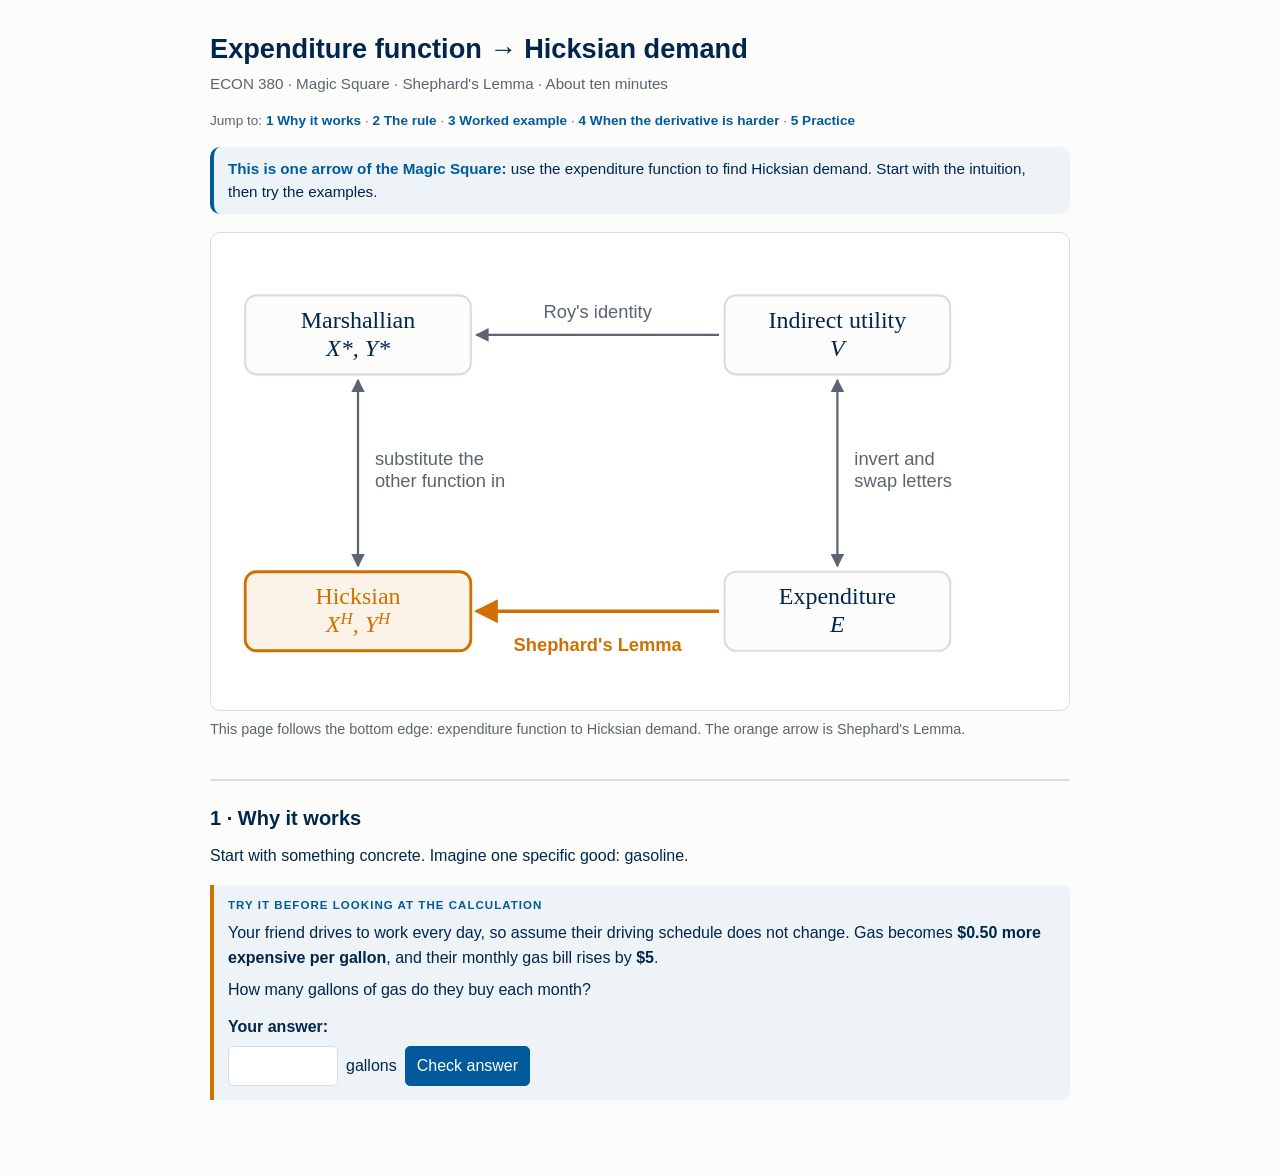
<file: magic-square/shephard/index.html>
<!doctype html>
<html lang="en">
<head>
<meta charset="utf-8">
<meta name="viewport" content="width=device-width, initial-scale=1">
<title>Expenditure function → Hicksian demand — Econ 380</title>
<link rel="stylesheet" href="../../assets/style.css">
<style>
/* Explorer widget — draft-local for now. If this pattern is approved for all six
   arrows, move this block into assets/style.css so the arrow pages share it. Kept
   here while it is a draft so the five live Math Proficiency pages are untouched. */

.explorer {
  background: var(--white);
  border: 1.5px solid var(--rule);
  border-radius: 10px;
  padding: 14px 16px 16px;
  margin: 16px 0;
}

.explorer .ctl {
  display: flex;
  align-items: center;
  gap: 12px;
  flex-wrap: wrap;
  margin-bottom: 4px;
}
.explorer .ctl label { font-weight: 600; font-size: .9rem; white-space: nowrap; }
.explorer input[type=range] { flex: 1 1 220px; min-width: 180px; accent-color: var(--orange); }
.explorer input[type=range]:focus-visible { outline: 2px solid var(--accent); outline-offset: 3px; }

.explorer .fixed { font-size: .85rem; color: var(--gray); margin: 0 0 10px; }

.explorer .panels {
  display: grid;
  grid-template-columns: 1fr 1fr;
  gap: 12px 16px;
  align-items: start;
}
.explorer .stack { display: flex; flex-direction: column; gap: 12px; }

.explorer .panel { margin: 0; }
.explorer .panel svg {
  display: block;
  width: 100%;
  height: auto;
  background: var(--surface);
  border: 1px solid var(--rule);
  border-radius: 8px;
}
.explorer .panel figcaption {
  margin-top: 5px;
  font-size: .82rem;
  color: var(--gray);
  line-height: 1.45;
}

.explorer .readout {
  margin-top: 14px;
  background: var(--box);
  border-radius: 8px;
  padding: 10px 14px;
  font-size: .93rem;
}
.explorer .readout .row {
  display: flex;
  justify-content: space-between;
  gap: 10px;
  padding: 2px 0;
  font-family: Georgia, "Times New Roman", serif;
}
.explorer .readout .row.same { color: var(--orange); font-weight: 700; }
.explorer .readout .val { font-variant-numeric: tabular-nums; }
.explorer .readout .verdict {
  margin: 6px 0 0;
  font-size: .85rem;
  color: var(--gray);
  font-family: inherit;
}
.explorer .readout .pennybox {
  margin-top: 11px;
  padding-top: 10px;
  border-top: 1px solid var(--rule);
}
.explorer .readout .pennyhead {
  margin: 0 0 5px;
  font-size: .85rem;
  font-weight: 600;
  color: var(--accent);
}
.explorer .readout .row.saving { color: var(--gray); }

.explorer .trythis { margin: 14px 0 0; padding-left: 1.15em; font-size: .93rem; }
.explorer .trythis li { margin: 7px 0; }

.question {
  background: var(--box);
  border-left: 4px solid var(--orange);
  border-radius: 0 8px 8px 0;
  padding: 12px 14px 14px;
  margin: 16px 0;
}
.question .boxlabel { margin: 0 0 6px; }
.question p { margin: 7px 0; }
.question form { margin-top: 12px; }
.question label { display: block; font-weight: 600; margin-bottom: 6px; }
.question .answerline { display: flex; align-items: center; gap: 8px; flex-wrap: wrap; }
.question input[type=number] {
  width: 110px;
  padding: 7px 8px;
  border: 1px solid var(--rule);
  border-radius: 5px;
  font: inherit;
  font-variant-numeric: tabular-nums;
}
.question input[type=number]:focus-visible { outline: 2px solid var(--accent); outline-offset: 2px; }
.question button {
  padding: 7px 11px;
  border: 1px solid var(--accent);
  border-radius: 5px;
  background: var(--accent);
  color: var(--white);
  font: inherit;
  cursor: pointer;
}
.question button:hover,
.check-button:hover { background: var(--navy); }
.question .feedback {
  margin: 12px 0 0;
  padding-top: 10px;
  border-top: 1px solid var(--rule);
}
.question .feedback:empty { display: none; }
.question .feedback.correct { color: var(--navy); }
.question .feedback.incorrect { color: var(--navy); }
.question .feedback p { margin: 5px 0; }
.envelope-note { margin: 12px 0; color: var(--gray); font-size: .9rem; }
.direct-term { color: var(--orange); font-weight: 700; }
.adjustment-term { color: #26734d; }
.price-term {
  appearance: none;
  border: 0;
  border-radius: 4px;
  padding: 1px 3px;
  background: transparent;
  color: inherit;
  font: inherit;
  cursor: pointer;
}
.price-term:hover { background: #fff4e5; }
.price-term:focus-visible { outline: 2px solid var(--accent); outline-offset: 2px; }
.price-term.selected,
.price-term.answer { background: #fff4e5; color: var(--orange); font-weight: 700; }
.check-button {
  padding: 7px 11px;
  border: 1px solid var(--accent);
  border-radius: 5px;
  background: var(--accent);
  color: var(--white);
  font: inherit;
  cursor: pointer;
}
.terms-feedback { margin-top: 10px; }

@media (max-width: 700px) {
  .explorer .panels { grid-template-columns: 1fr; }
}
</style>
</head>
<body>
<main>

  <h1>Expenditure function → Hicksian demand</h1>
  <p class="kicker">ECON 380 · Magic Square · Shephard's Lemma · About ten minutes</p>

  <p class="jump">Jump to:
    <a href="#s1">1 Why it works</a> ·
    <a href="#s2">2 The rule</a> ·
    <a href="#s3">3 Worked example</a> ·
    <a href="#s4">4 When the derivative is harder</a> ·
    <a href="#s5">5 Practice</a>
  </p>

  <div class="betanote">
    <b>This is one arrow of the Magic Square:</b> use the expenditure function to find
    Hicksian demand. Start with the intuition, then try the examples.
  </div>

  <figure class="fig">
    <svg viewBox="0 0 600 330" xmlns="http://www.w3.org/2000/svg" role="img"
         aria-label="The Magic Square. Four corners: Marshallian demand and indirect utility on top, Hicksian demand and the expenditure function on the bottom. The bottom edge, from the expenditure function to Hicksian demand by Shephard's Lemma, is highlighted.">
      <defs>
        <marker id="ar" viewBox="0 0 10 10" refX="9" refY="5"
                markerWidth="6" markerHeight="6" orient="auto-start-reverse">
          <path d="M 0 0 L 10 5 L 0 10 z" fill="#5B6470"/>
        </marker>
        <marker id="arhi" viewBox="0 0 10 10" refX="9" refY="5"
                markerWidth="6.5" markerHeight="6.5" orient="auto-start-reverse">
          <path d="M 0 0 L 10 5 L 0 10 z" fill="#D07000"/>
        </marker>
      </defs>

      <!-- corners -->
      <g stroke="#d7dde3" stroke-width="1.5" fill="#fcfcfb">
        <rect x="20"  y="40"  width="160" height="56" rx="8"/>
        <rect x="360" y="40"  width="160" height="56" rx="8"/>
        <rect x="360" y="236" width="160" height="56" rx="8"/>
      </g>
      <rect x="20" y="236" width="160" height="56" rx="8"
            fill="#fbf3e8" stroke="#D07000" stroke-width="2"/>

      <g font-family="Georgia, 'Times New Roman', serif" font-size="17"
         text-anchor="middle" fill="currentColor">
        <text x="100" y="63">Marshallian</text>
        <text x="100" y="83" font-style="italic">X*, Y*</text>
        <text x="440" y="63">Indirect utility</text>
        <text x="440" y="83" font-style="italic">V</text>
        <text x="440" y="259">Expenditure</text>
        <text x="440" y="279" font-style="italic">E</text>
        <text x="100" y="259" fill="#D07000">Hicksian</text>
        <text x="100" y="279" font-style="italic" fill="#D07000">X<tspan font-size="12" dy="-6">H</tspan><tspan dy="6">, </tspan>Y<tspan font-size="12" dy="-6">H</tspan></text>
      </g>

      <!-- edges -->
      <g stroke="#5B6470" stroke-width="1.6" fill="none">
        <!-- top: V to Marshallian, one way -->
        <line x1="356" y1="68" x2="184" y2="68" marker-end="url(#ar)"/>
        <!-- right: V and E, both ways -->
        <line x1="440" y1="100" x2="440" y2="232"
              marker-start="url(#ar)" marker-end="url(#ar)"/>
        <!-- left: Marshallian and Hicksian, both ways -->
        <line x1="100" y1="100" x2="100" y2="232"
              marker-start="url(#ar)" marker-end="url(#ar)"/>
      </g>
      <!-- bottom: E to Hicksian, one way, highlighted -->
      <line x1="356" y1="264" x2="184" y2="264" stroke="#D07000" stroke-width="2.6"
            fill="none" marker-end="url(#arhi)"/>

      <g font-family="-apple-system, BlinkMacSystemFont, 'Segoe UI', Roboto, Helvetica, Arial, sans-serif"
         font-size="13" fill="#5B6470">
        <text x="270" y="56" text-anchor="middle">Roy's identity</text>
        <text x="452" y="160">invert and</text>
        <text x="452" y="176">swap letters</text>
        <text x="112" y="160">substitute the</text>
        <text x="112" y="176">other function in</text>
        <text x="270" y="292" text-anchor="middle" fill="#D07000" font-weight="700">Shephard's Lemma</text>
      </g>
    </svg>
    <figcaption>This page follows the bottom edge: expenditure function to Hicksian demand.
      The orange arrow is Shephard's Lemma.</figcaption>
  </figure>

  <!-- 1 -->
  <h2 id="s1">1 · Why it works</h2>

  <p>Start with something concrete. Imagine one specific good: gasoline.</p>

  <div class="question">
    <p class="boxlabel">Try it before looking at the calculation</p>
    <p>Your friend drives to work every day, so assume their driving schedule does not
      change. Gas becomes <b>$0.50 more expensive per gallon</b>, and their monthly gas bill
      rises by <b>$5</b>.</p>
    <p>How many gallons of gas do they buy each month?</p>

    <form id="gas-quiz">
      <label for="gas-answer">Your answer:</label>
      <div class="answerline">
        <input id="gas-answer" name="gas-answer" type="number" min="0" step="any"
               inputmode="decimal" autocomplete="off" aria-describedby="gas-feedback">
        <span>gallons</span>
        <button type="submit">Check answer</button>
      </div>
    </form>

    <div id="gas-feedback" class="feedback" role="status" aria-live="polite"></div>
  </div>

  <div id="after-gas-quiz">
    <h3>What did we just calculate?</h3>

    <p>With the amount bought fixed, the number of gallons is the change in spending divided
      by the change in price.</p>

    <div class="keyidea">
      <p class="h">The gas calculation</p>
      <p class="m"><span class="frac"><span>$5</span><span>$0.50 per gallon</span></span>
        = 10 gallons</p>
    </div>

    <p>A derivative is this same ratio for a tiny price change:</p>

    <div class="rules m">
      <div><span class="frac"><span>change in spending</span><span>change in price</span></span>
        &nbsp;&rarr;&nbsp;
        <span class="frac"><span>&part;<var>E</var></span><span>&part;<var>P</var><sub>X</sub></span></span></div>
    </div>

    <p>For a fixed bundle <span class="m">(<var>x</var><sub>0</sub>, <var>y</var><sub>0</sub>)</span>,
      cost is</p>

    <div class="rules m">
      <div><var>P</var><sub>X</sub><var>x</var><sub>0</sub> + <var>P</var><sub>Y</sub><var>y</var><sub>0</sub></div>
    </div>

    <p>Change <span class="m"><var>P</var><sub>X</sub></span>, hold the bundle fixed, and
      the slope is <span class="m"><var>x</var><sub>0</sub></span>: the number of X's.</p>

    <h3>Now allow re-optimization</h3>

    <p>So far we held driving fixed. Now relax that assumption. With a $0.50 increase, your
      friend might drive less. With a one-cent increase, they might adjust very little. A
      derivative focuses on this tiny-change case.</p>

    <p>Find every place <span class="m"><var>P</var><sub>X</sub></span> enters this
      expression. Click each one, then check.</p>

    <div class="rules m price-function">
      <div><var>E</var>(<button type="button" class="price-term" data-term="1"
          aria-label="P X in E's arguments"><var>P</var><sub>X</sub></button>, <var>P</var><sub>Y</sub>, <var>Ū</var>) =
        <button type="button" class="price-term" data-term="2"
          aria-label="P X multiplying X H"><var>P</var><sub>X</sub></button><var>X</var><sup>H</sup>(<button type="button" class="price-term" data-term="3"
          aria-label="P X inside X H"><var>P</var><sub>X</sub></button>, <var>P</var><sub>Y</sub>, <var>Ū</var>)
        + <var>P</var><sub>Y</sub><var>Y</var><sup>H</sup>(<button type="button" class="price-term" data-term="4"
          aria-label="P X inside Y H"><var>P</var><sub>X</sub></button>, <var>P</var><sub>Y</sub>, <var>Ū</var>)</div>
    </div>

    <form id="price-terms-quiz">
      <button type="submit" class="check-button">Check locations</button>
    </form>
    <div id="terms-feedback" class="feedback terms-feedback" role="status" aria-live="polite"></div>

    <div id="after-price-terms" hidden>
    <div class="worked">
      <p class="boxlabel">Apply the chain rule</p>
      <div class="steps m">
        <div><span class="frac"><span>&part;<var>E</var></span><span>&part;<var>P</var><sub>X</sub></span></span>
          = <span class="direct-term"><var>X</var><sup>H</sup></span>
          + <span class="adjustment-term">(<var>P</var><sub>X</sub><span class="frac"><span>&part;<var>X</var><sup>H</sup></span><span>&part;<var>P</var><sub>X</sub></span></span>
          + <var>P</var><sub>Y</sub><span class="frac"><span>&part;<var>Y</var><sup>H</sup></span><span>&part;<var>P</var><sub>X</sub></span></span>)</span></div>
        <div class="note"><span class="direct-term">Direct effect:</span> the price change applied to the old bundle.</div>
        <div class="note"><span class="adjustment-term">Indirect effect / re-optimization:</span> the cost effect of changing the bundle.</div>
      </div>
    </div>

    <p>Why does Shephard's Lemma include only the first term? If <var>P</var><sub>X</sub> rises,
      holding utility fixed usually means buying less X and more Y. The two indirect effects
      have opposite signs, so they offset each other.</p>

    <p>In the derivative—the limit as the price change becomes tiny—they cancel exactly. For a
      small finite price change, the remaining effect of re-optimizing is small compared with
      the direct effect (second order).</p>

    <p class="envelope-note">If you have seen the envelope theorem in a math class, this is
      an envelope theorem result.</p>

    <div class="keyidea">
      <p class="h">Shephard's Lemma</p>
      <p class="m"><var>dE</var> &asymp; <var>X</var><sup>H</sup><var>dP</var><sub>X</sub></p>
      <p class="m"><span class="frac"><span>&part;<var>E</var></span><span>&part;<var>P</var><sub>X</sub></span></span>
        = <var>X</var><sup>H</sup></p>
    </div>

    <h3>What is held fixed?</h3>

    <p>Shephard's Lemma gives Hicksian demand. That means holding the utility target fixed,
      not income.</p>

    <div class="contrast">
      <div>
        <p class="h" style="color:var(--orange)">Hicksian</p>
        <p>Hold <span class="m"><var>Ū</var></span> fixed; minimize spending.</p>
      </div>
      <div>
        <p class="h" style="color:var(--accent)">Marshallian</p>
        <p>Hold <span class="m"><var>I</var></span> fixed; maximize utility.</p>
      </div>
    </div>

    <h3>See it move</h3>

    <p>Drag <span class="m"><var>P</var><sub>X</sub></span>. These three panels show the same
      fixed-utility choice in three ways.</p>

  <div class="explorer" id="ex">
    <div class="ctl">
      <label for="px">Price of <span class="m"><var>X</var></span></label>
      <input type="range" id="px" min="1" max="16" step="0.05" value="4"
             aria-label="Price of X">
      <span class="m" id="pxlab" style="font-weight:700">P<sub>X</sub> = 4.00</span>
    </div>
    <p class="fixed">Fixed:
      <span class="m"><var>U</var> = <var>X</var><sup>.5</sup><var>Y</var><sup>.5</sup></span>,
      <span class="m"><var>Ū</var> = 10</span>,
      <span class="m"><var>P</var><sub>Y</sub> = 4</span>.</p>

    <div class="panels">
      <figure class="panel">
        <svg id="p1" viewBox="0 0 340 275" xmlns="http://www.w3.org/2000/svg" role="img"
             aria-label="The consumer's bundle. An indifference curve with the cheapest bundle that reaches it marked, and the isocost line through that bundle."></svg>
        <figcaption><b>The bundle.</b> Every point reaches utility 10. As you drag, the
          cheapest point slides along the same indifference curve.</figcaption>
      </figure>

      <div class="stack">
        <figure class="panel">
          <svg id="p2" viewBox="0 0 340 190" xmlns="http://www.w3.org/2000/svg" role="img"
               aria-label="The expenditure function plotted against the price of X, with the straight line showing the cost of keeping today's bundle. The line touches the curve at today's price and lies above it elsewhere."></svg>
          <figcaption><b>The bill.</b> Orange: cost of keeping the old bundle. Blue: the
            cheapest cost after rearranging. Orange's slope is the number of X's.</figcaption>
        </figure>

        <figure class="panel">
          <svg id="p3" viewBox="0 0 340 175" xmlns="http://www.w3.org/2000/svg" role="img"
               aria-label="Hicksian demand for X plotted against the price of X, with the current point marked at a height equal to the slope of the expenditure function."></svg>
          <figcaption><b>The quantity.</b> The orange line's slope is the number of X's:
            Hicksian demand. <em>Price is on the horizontal axis here.</em></figcaption>
        </figure>
      </div>
    </div>

    <div class="readout">
      <div class="row"><span>slope of the orange line</span><span class="val" id="r1">10.00</span></div>
      <div class="row same"><span><var>X</var><sup>H</sup> — units of X in the bundle</span><span class="val" id="r2">10.00</span></div>
      <p class="verdict">Slope = quantity.</p>

      <div class="pennybox">
        <p class="pennyhead">Raise the price by 1¢:</p>
        <div class="row"><span>keep the bundle</span><span class="val" id="r3">$0.10000</span></div>
        <div class="row"><span>re-optimize</span><span class="val" id="r4">$0.09994</span></div>
        <div class="row saving"><span>savings from rearranging</span><span class="val" id="r5">$0.00006</span></div>
        <p class="verdict" id="rv"></p>
      </div>
    </div>

    <noscript>
      <p style="margin-top:12px"><b>This figure needs JavaScript.</b> The rest of the page
        works without it.</p>
    </noscript>

    <ol class="trythis">
      <li><b>Move left.</b> X is cheap, so the bundle contains more X and the orange line
        gets steeper.</li>
      <li><b>Move right.</b> The bundle contains less X and the orange line flattens.</li>
      <li><b>Compare the top numbers.</b> The bill's slope equals the number of X's.
        That is Shephard's Lemma.</li>
      <li><b>Try the penny.</b> Re-optimizing saves a little, but much less than the direct
        effect.</li>
    </ol>
  </div>

  <div class="slip">
    <p class="boxlabel">Common slip</p>
    <p>Hicksian demand holds <span class="m"><var>Ū</var></span> fixed. Marshallian demand
      holds income <span class="m"><var>I</var></span> fixed.</p>
  </div>

  <!-- 2 -->
  <h2 id="s2">2 · The rule</h2>

  <p>Differentiate the expenditure function with respect to a good's own price:</p>

  <div class="rules m">
    <div><var>X</var><sup>H</sup> = <span class="frac"><span>&part;<var>E</var></span><span>&part;<var>P</var><sub>X</sub></span></span></div>
    <div><var>Y</var><sup>H</sup> = <span class="frac"><span>&part;<var>E</var></span><span>&part;<var>P</var><sub>Y</sub></span></span></div>
  </div>

  <p>Hold the other price and <span class="m"><var>Ū</var></span> fixed. The result is
    Hicksian demand.</p>

  <!-- 3 -->
  <h2 id="s3">3 · Worked example</h2>

  <p>For
    <span class="m"><var>U</var> = <var>X</var><sup>.5</sup><var>Y</var><sup>.5</sup></span>,
    take
    <span class="m"><var>E</var> = 2<var>P</var><sub>X</sub><sup>.5</sup><var>P</var><sub>Y</sub><sup>.5</sup><var>Ū</var></span>.</p>

  <div class="worked">
    <p class="boxlabel">Worked example</p>
    <div class="steps m">
      <div>Differentiate with respect to <var>P</var><sub>X</sub>:</div>
      <div><var>X</var><sup>H</sup> = <span class="frac"><span>&part;<var>E</var></span><span>&part;<var>P</var><sub>X</sub></span></span> = 2 · (.5) <var>P</var><sub>X</sub><sup>−.5</sup> <var>P</var><sub>Y</sub><sup>.5</sup> <var>Ū</var></div>
      <div class="note"><var>P</var><sub>Y</sub> and <var>Ū</var> are constants.</div>
      <div>= <var>P</var><sub>X</sub><sup>−.5</sup> <var>P</var><sub>Y</sub><sup>.5</sup> <var>Ū</var></div>
      <div class="note">The 2 and .5 cancel.</div>
      <div>= <span class="m">(<span class="frac"><span><var>P</var><sub>Y</sub></span><span><var>P</var><sub>X</sub></span></span>)<sup>.5</sup> <var>Ū</var></span></div>
    </div>
  </div>

  <p>This recovers the Hicksian demand from the expenditure function.</p>

  <div class="slip">
    <p class="boxlabel">Common slip</p>
    <p>Shephard's Lemma is one derivative. Roy's identity is a ratio with a minus sign.</p>
  </div>

  <details>
    <summary>Try it: find <span class="m"><var>Y</var><sup>H</sup></span> from the same
      <span class="m"><var>E</var> = 2<var>P</var><sub>X</sub><sup>.5</sup><var>P</var><sub>Y</sub><sup>.5</sup><var>Ū</var></span></summary>
    <p class="result m"><var>Y</var><sup>H</sup> = (<span class="frac"><span><var>P</var><sub>X</sub></span><span><var>P</var><sub>Y</sub></span></span>)<sup>.5</sup> <var>Ū</var></p>
    <p>Same process: now differentiate with respect to
      <span class="m"><var>P</var><sub>Y</sub></span>.</p>
  </details>

  <!-- 4 -->
  <h2 id="s4">4 · When the derivative is harder</h2>

  <p>Cobb-Douglas functions are easy. Here is one where a price appears twice.</p>

  <p>Take as given the expenditure function
    <span class="m"><var>E</var> = <var>P</var><sub>Y</sub>(1 + <var>Ū</var> −
    ln(<var>P</var><sub>Y</sub>) + ln(<var>P</var><sub>X</sub>))</span>.</p>

  <div class="worked">
    <p class="boxlabel">Worked example</p>
    <div class="steps m">
      <div>Find <var>X</var><sup>H</sup></div>
      <div><span class="frac"><span>&part;<var>E</var></span><span>&part;<var>P</var><sub>X</sub></span></span> = <var>P</var><sub>Y</sub> · <span class="frac"><span>1</span><span><var>P</var><sub>X</sub></span></span></div>
      <div class="note"><var>P</var><sub>X</sub> appears once, inside the ln.</div>
      <div><var>X</var><sup>H</sup> = <span class="frac"><span><var>P</var><sub>Y</sub></span><span><var>P</var><sub>X</sub></span></span></div>
    </div>
  </div>

  <div class="slip">
    <p class="boxlabel">Common slip</p>
    <p><span class="m"><var>P</var><sub>Y</sub></span> appears twice, so use the product rule.</p>
  </div>

  <details>
    <summary>Try it: find <span class="m"><var>Y</var><sup>H</sup></span> from
      <span class="m"><var>E</var> = <var>P</var><sub>Y</sub>(1 + <var>Ū</var> − ln(<var>P</var><sub>Y</sub>) + ln(<var>P</var><sub>X</sub>))</span></summary>
    <p class="result m"><var>Y</var><sup>H</sup> = <var>Ū</var> − ln(<var>P</var><sub>Y</sub>) + ln(<var>P</var><sub>X</sub>)</p>
    <p>Product rule: the <span class="m">1</span> and <span class="m">−1</span> cancel.</p>
  </details>

  <!-- 5 -->
  <h2 id="s5">5 · Practice</h2>

  <p>Differentiate each expenditure function.</p>

  <ol class="practice">
    <li>
      <div class="q">Given <span class="m"><var>E</var> = 4<var>P</var><sub>X</sub><sup>.25</sup><var>P</var><sub>Y</sub><sup>.75</sup><var>Ū</var></span>, find <span class="m"><var>X</var><sup>H</sup></span>.</div>
      <details>
        <summary>Answer</summary>
        <p class="result m"><var>X</var><sup>H</sup> = (<span class="frac"><span><var>P</var><sub>Y</sub></span><span><var>P</var><sub>X</sub></span></span>)<sup>.75</sup> <var>Ū</var></p>
          <p><span class="m">4 · (.25) = 1</span>.</p>
      </details>
    </li>
    <li>
      <div class="q">Given <span class="m"><var>E</var> = <var>Ū</var>(<var>P</var><sub>X</sub> + <var>P</var><sub>Y</sub>)</span>, find <span class="m"><var>X</var><sup>H</sup></span>.</div>
      <details>
        <summary>Answer</summary>
        <p class="result m"><var>X</var><sup>H</sup> = <var>Ū</var></p>
        <p>No prices appear. These goods are bought in a fixed one-to-one bundle.</p>
      </details>
    </li>
    <li>
      <div class="q">Given <span class="m"><var>E</var> = 2<var>P</var><sub>X</sub><sup>.5</sup><var>P</var><sub>Y</sub><sup>.5</sup><var>Ū</var><sup>2</sup></span>, find <span class="m"><var>Y</var><sup>H</sup></span>.</div>
      <details>
        <summary>Answer</summary>
        <p class="result m"><var>Y</var><sup>H</sup> = (<span class="frac"><span><var>P</var><sub>X</sub></span><span><var>P</var><sub>Y</sub></span></span>)<sup>.5</sup> <var>Ū</var><sup>2</sup></p>
        <p><span class="m"><var>Ū</var><sup>2</sup></span> is a constant because the derivative
          is with respect to price.</p>
      </details>
    </li>
  </ol>

  <h2>What this connects to</h2>

  <p>You now have one edge of the square: expenditure function → Hicksian demand. The other
    edges use the same logic.</p>

  <div class="footer">
    <p><a href="../">Back to the Magic Square</a> ·
      <a href="../equivalence/">Marshallian–Hicksian equivalence</a> ·
      <a href="../roy/">Roy's identity</a> ·
      <a href="../../">All Econ 380 tools</a></p>
  </div>

  </div><!-- /after-price-terms -->

  </div><!-- /after-gas-quiz -->

</main>

<script>
/* Opening intuition check: recover a quantity from a price change and a spending change. */
(function () {
  "use strict";

  var form = document.getElementById("gas-quiz");
  var input = document.getElementById("gas-answer");
  var feedback = document.getElementById("gas-feedback");
  var afterQuiz = document.getElementById("after-gas-quiz");
  afterQuiz.hidden = true;

  form.addEventListener("submit", function (event) {
    event.preventDefault();

    var answer = parseFloat(input.value);
    if (!Number.isFinite(answer)) {
      feedback.className = "feedback incorrect";
      feedback.innerHTML = "<p><b>Enter a number first.</b> Then check your answer.</p>";
      input.focus();
      return;
    }

    var correct = Math.abs(answer - 10) < 0.01;
    feedback.className = "feedback " + (correct ? "correct" : "incorrect");
    feedback.innerHTML =
      "<p><b>" + (correct ? "That's right: 10 gallons." : "Not quite. The answer is 10 gallons.") + "</b></p>" +
      "<p>Here's how: " +
      "<span class=\"m\"><span class=\"frac\"><span>$5</span><span>$0.50 per gallon</span></span> = 10 gallons</span>. " +
      "We divide the change in spending by the change in price.</p>";
    afterQuiz.hidden = false;
  });
})();

/* Second intuition check: identify the price terms before seeing the chain rule. */
(function () {
  "use strict";

  var form = document.getElementById("price-terms-quiz");
  var terms = Array.prototype.slice.call(document.querySelectorAll(".price-term"));
  var feedback = document.getElementById("terms-feedback");
  var afterTerms = document.getElementById("after-price-terms");

  terms.forEach(function (term) {
    term.setAttribute("aria-pressed", "false");
    term.addEventListener("click", function () {
      var selected = term.classList.toggle("selected");
      term.setAttribute("aria-pressed", String(selected));
    });
  });

  form.addEventListener("submit", function (event) {
    event.preventDefault();

    var selectedCount = terms.filter(function (term) {
      return term.classList.contains("selected");
    }).length;
    var correct = selectedCount === terms.length;

    terms.forEach(function (term) {
      term.classList.add("answer");
      term.disabled = true;
    });

    feedback.className = "feedback terms-feedback " + (correct ? "correct" : "incorrect");
    feedback.innerHTML =
      "<p><b>" + (correct ? "That's right: P<sub>X</sub> appears four times." :
        "Not quite. The answer is highlighted: P<sub>X</sub> appears four times.") + "</b></p>" +
      "<p>The <span class=\"m\"><var>P</var><sub>X</sub></span> multiplying " +
      "<span class=\"m\"><var>X</var><sup>H</sup></span> is the price paid for each unit of X. " +
      "Inside <span class=\"m\"><var>X</var><sup>H</sup></span> and " +
      "<span class=\"m\"><var>Y</var><sup>H</sup></span>, it shows that the amounts bought " +
      "may depend on the price of X. On the left, it shows that " +
      "<span class=\"m\"><var>E</var></span> depends on " +
      "<span class=\"m\"><var>P</var><sub>X</sub></span>.</p>";
    afterTerms.hidden = false;
  });
})();

/* Shephard's Lemma explorer.
   U = X^.5 Y^.5, so with Ubar and P_Y fixed:
       E   = 2 sqrt(P_X) sqrt(P_Y) Ubar
       X^H = sqrt(P_Y / P_X) Ubar        <- and this is exactly dE/dP_X
       Y^H = sqrt(P_X / P_Y) Ubar
   With Ubar = 10 and P_Y = 4 those are E = 40 sqrt(p), X^H = 20/sqrt(p), Y^H = 5 sqrt(p),
   which land on round numbers at p = 1, 4 and 16.
   No libraries: every path below is a string this file builds itself. */
(function () {
  "use strict";

  var PY = 4, UBAR = 10;
  var E  = function (p) { return 2 * Math.sqrt(p) * Math.sqrt(PY) * UBAR; };
  var XH = function (p) { return Math.sqrt(PY / p) * UBAR; };
  var YH = function (p) { return Math.sqrt(p / PY) * UBAR; };

  var PMIN = 1, PMAX = 16;

  var NS = "http://www.w3.org/2000/svg";
  var C  = { navy:"#00264C", accent:"#005A9C", orange:"#D07000",
             gray:"#5B6470", rule:"#d7dde3", white:"#fff" };

  function el(tag, attrs, text) {
    var n = document.createElementNS(NS, tag);
    for (var k in attrs) if (attrs[k] !== null) n.setAttribute(k, attrs[k]);
    if (text !== undefined) n.textContent = text;
    return n;
  }

  /* Axis labels. A plain string is used as-is; {base, sub} and {base, sup} build a
     real tspan, so the axes read P_X and X^H exactly as the prose does rather than
     falling back to Unicode subscripts (which have no capital X). */
  function axisLabel(spec, attrs) {
    var t = el("text", attrs);
    if (typeof spec === "string") { t.textContent = spec; return t; }
    t.appendChild(document.createTextNode(spec.base));
    if (spec.sub) t.appendChild(el("tspan", { "font-size":"8.5", dy:"3" }, spec.sub));
    if (spec.sup) t.appendChild(el("tspan", { "font-size":"8.5", dy:"-5" }, spec.sup));
    return t;
  }

  /* A panel: linear scales plus axes, drawn once. */
  function panel(svg, opt) {
    var m = opt.margin;
    var pw = opt.w - m.l - m.r, ph = opt.h - m.t - m.b;
    var P = {
      svg: svg,
      x: function (v) { return m.l + (v - opt.xlo) / (opt.xhi - opt.xlo) * pw; },
      y: function (v) { return m.t + (1 - (v - opt.ylo) / (opt.yhi - opt.ylo)) * ph; },
      statics: el("g", {}),
      dyn: el("g", {})
    };

    var clipId = svg.id + "-clip";
    var defs = el("defs", {});
    var cp = el("clipPath", { id: clipId });
    cp.appendChild(el("rect", { x:m.l, y:m.t, width:pw, height:ph }));
    defs.appendChild(cp);
    svg.appendChild(defs);

    svg.appendChild(el("rect", { x:m.l, y:m.t, width:pw, height:ph,
                                 fill:C.white, stroke:"none" }));
    P.statics.setAttribute("clip-path", "url(#" + clipId + ")");
    P.dyn.setAttribute("clip-path", "url(#" + clipId + ")");
    svg.appendChild(P.statics);
    svg.appendChild(P.dyn);

    var ax = el("g", { stroke:C.gray, "stroke-width":1.1 });
    ax.appendChild(el("line", { x1:m.l, y1:m.t, x2:m.l, y2:m.t + ph }));
    ax.appendChild(el("line", { x1:m.l, y1:m.t + ph, x2:m.l + pw, y2:m.t + ph }));
    svg.appendChild(ax);

    var lab = el("g", { "font-family":"-apple-system, BlinkMacSystemFont, 'Segoe UI', Roboto, Helvetica, Arial, sans-serif",
                        "font-size":"10", fill:C.gray });
    (opt.xticks || []).forEach(function (t) {
      lab.appendChild(el("line", { x1:P.x(t), y1:m.t + ph, x2:P.x(t), y2:m.t + ph + 4,
                                   stroke:C.gray, "stroke-width":1 }));
      lab.appendChild(el("text", { x:P.x(t), y:m.t + ph + 15, "text-anchor":"middle" }, String(t)));
    });
    (opt.yticks || []).forEach(function (t) {
      lab.appendChild(el("line", { x1:m.l - 4, y1:P.y(t), x2:m.l, y2:P.y(t),
                                   stroke:C.gray, "stroke-width":1 }));
      lab.appendChild(el("text", { x:m.l - 7, y:P.y(t) + 3.5, "text-anchor":"end" }, String(t)));
    });
    svg.appendChild(lab);

    var t = el("g", { "font-family":"Georgia, 'Times New Roman', serif",
                      "font-size":"12", "font-style":"italic", fill:C.navy });
    t.appendChild(axisLabel(opt.xlabel, { x:m.l + pw, y:m.t + ph + 26, "text-anchor":"end" }));
    t.appendChild(axisLabel(opt.ylabel, { x:m.l - 4, y:m.t - 3, "text-anchor":"start" }));
    svg.appendChild(t);

    return P;
  }

  /* Sample a function into a polyline path. */
  function curve(P, f, lo, hi, n) {
    var d = "", i, v;
    n = n || 120;
    for (i = 0; i <= n; i++) {
      v = lo + (hi - lo) * i / n;
      d += (i ? "L" : "M") + P.x(v).toFixed(2) + " " + P.y(f(v)).toFixed(2);
    }
    return d;
  }

  /* ---- panel 1: bundle space ------------------------------------------ */
  var AX = 26;                      /* both axes run 0..26 goods units */
  var p1 = panel(document.getElementById("p1"), {
    w:340, h:275, margin:{ l:42, r:14, t:16, b:38 },
    xlo:0, xhi:AX, ylo:0, yhi:AX,
    xticks:[0,5,10,15,20,25], yticks:[0,5,10,15,20,25],
    xlabel:"X", ylabel:"Y"
  });

  /* indifference curve: X^.5 Y^.5 = 10  =>  Y = 100/X */
  p1.statics.appendChild(el("path", {
    d: curve(p1, function (x) { return 100 / x; }, 100 / AX, AX, 160),
    fill:"none", stroke:C.navy, "stroke-width":2
  }));
  p1.statics.appendChild(el("text", {
    x:p1.x(19), y:p1.y(100/19) - 8, "font-family":"Georgia, 'Times New Roman', serif",
    "font-size":"11", "font-style":"italic", fill:C.navy
  }, "U = 10"));

  var isocost = el("line", { stroke:C.orange, "stroke-width":2 });
  var dropX   = el("line", { stroke:C.orange, "stroke-width":1, "stroke-dasharray":"3 3", opacity:.75 });
  var dropY   = el("line", { stroke:C.orange, "stroke-width":1, "stroke-dasharray":"3 3", opacity:.75 });
  var dot1    = el("circle", { r:4.5, fill:C.orange });
  /* white halo so the label stays readable where it crosses the dashed drop line */
  var tagX    = el("text", { "font-family":"Georgia, 'Times New Roman', serif",
                             "font-size":"11", fill:C.orange, "text-anchor":"middle",
                             stroke:C.white, "stroke-width":3.5, "paint-order":"stroke" });
  p1.dyn.appendChild(isocost); p1.dyn.appendChild(dropX); p1.dyn.appendChild(dropY);
  p1.dyn.appendChild(dot1);    p1.dyn.appendChild(tagX);

  /* ---- panel 2: E and the fixed-bundle cost line ----------------------- */
  var p2 = panel(document.getElementById("p2"), {
    w:340, h:190, margin:{ l:46, r:14, t:16, b:34 },
    xlo:PMIN, xhi:PMAX, ylo:0, yhi:180,
    xticks:[1,4,8,12,16], yticks:[0,60,120,180],
    xlabel:{ base:"P", sub:"X" }, ylabel:"E"
  });

  /* the faint fan: each line is the cost of one fixed bundle as P_X moves.
     E is the minimum-cost curve across the whole family. */
  [1.5, 3, 6, 10, 15].forEach(function (q) {
    p2.statics.appendChild(el("line", {
      x1:p2.x(PMIN), y1:p2.y(E(q) + XH(q) * (PMIN - q)),
      x2:p2.x(PMAX), y2:p2.y(E(q) + XH(q) * (PMAX - q)),
      stroke:C.rule, "stroke-width":1
    }));
  });
  p2.statics.appendChild(el("path", {
    d: curve(p2, E, PMIN, PMAX, 140),
    fill:"none", stroke:C.accent, "stroke-width":2.4
  }));

  var tangent = el("line", { stroke:C.orange, "stroke-width":2.2 });
  var dot2    = el("circle", { r:4.5, fill:C.orange });
  p2.dyn.appendChild(tangent); p2.dyn.appendChild(dot2);

  /* ---- panel 3: Hicksian demand --------------------------------------- */
  var p3 = panel(document.getElementById("p3"), {
    w:340, h:175, margin:{ l:46, r:14, t:14, b:36 },
    xlo:PMIN, xhi:PMAX, ylo:0, yhi:22,
    xticks:[1,4,8,12,16], yticks:[0,10,20],
    xlabel:{ base:"P", sub:"X" }, ylabel:{ base:"X", sup:"H" }
  });
  p3.statics.appendChild(el("path", {
    d: curve(p3, XH, PMIN, PMAX, 140),
    fill:"none", stroke:C.orange, "stroke-width":2.4
  }));

  var drop3 = el("line", { stroke:C.orange, "stroke-width":1, "stroke-dasharray":"3 3", opacity:.75 });
  var dot3  = el("circle", { r:4.5, fill:C.orange });
  p3.dyn.appendChild(drop3); p3.dyn.appendChild(dot3);

  /* ---- wiring ---------------------------------------------------------- */
  var slider = document.getElementById("px");
  var pxlab  = document.getElementById("pxlab");
  var r1 = document.getElementById("r1"), r2 = document.getElementById("r2");
  var r3 = document.getElementById("r3"), r4 = document.getElementById("r4");
  var r5 = document.getElementById("r5"), rv = document.getElementById("rv");

  function draw() {
    var p = parseFloat(slider.value);
    var xh = XH(p), yh = YH(p), e = E(p);

    pxlab.innerHTML = "P<sub>X</sub> = " + p.toFixed(2);

    /* panel 1 — isocost P_X X + P_Y Y = E, clipped by the panel's clipPath */
    isocost.setAttribute("x1", p1.x(0));      isocost.setAttribute("y1", p1.y(e / PY));
    isocost.setAttribute("x2", p1.x(e / p));  isocost.setAttribute("y2", p1.y(0));
    dot1.setAttribute("cx", p1.x(xh));        dot1.setAttribute("cy", p1.y(yh));
    dropX.setAttribute("x1", p1.x(xh)); dropX.setAttribute("y1", p1.y(yh));
    /* stop the drop line short of the axis so the X^H label sits in the gap
       rather than on top of the dashes */
    dropX.setAttribute("x2", p1.x(xh)); dropX.setAttribute("y2", p1.y(0) - 17);
    dropY.setAttribute("x1", p1.x(xh)); dropY.setAttribute("y1", p1.y(yh));
    dropY.setAttribute("x2", p1.x(0));  dropY.setAttribute("y2", p1.y(yh));
    tagX.setAttribute("x", p1.x(xh));
    tagX.setAttribute("y", p1.y(0) - 6);
    tagX.textContent = "Xᴴ = " + xh.toFixed(1);

    /* panel 2 — cost of keeping THIS bundle, as P_X moves. Slope is xh, and it
       touches E at p. Same line either way: that is the lemma. */
    tangent.setAttribute("x1", p2.x(PMIN));
    tangent.setAttribute("y1", p2.y(e + xh * (PMIN - p)));
    tangent.setAttribute("x2", p2.x(PMAX));
    tangent.setAttribute("y2", p2.y(e + xh * (PMAX - p)));
    dot2.setAttribute("cx", p2.x(p)); dot2.setAttribute("cy", p2.y(e));

    /* panel 3 */
    dot3.setAttribute("cx", p3.x(p)); dot3.setAttribute("cy", p3.y(xh));
    drop3.setAttribute("x1", p3.x(p)); drop3.setAttribute("y1", p3.y(xh));
    drop3.setAttribute("x2", p3.x(p)); drop3.setAttribute("y2", p3.y(0));

    /* Deliberately computed two different ways, so the agreement is earned rather
       than asserted: r1 measures the slope of E numerically, r2 uses the Hicksian
       formula. If these ever printed different numbers, the page would be wrong. */
    var h = 1e-5;
    r1.textContent = ((E(p + h) - E(p - h)) / (2 * h)).toFixed(2);
    r2.textContent = xh.toFixed(2);

    /* The penny, live. Step 2's answer (units x price change) against what the
       consumer actually pays once allowed to rearrange. The gap is the whole of
       Step 4, in dollars. */
    var CENT = 0.01;
    var keep = xh * CENT;                 /* frozen bundle: units x price change */
    var real = E(p + CENT) - E(p);        /* re-optimized: the true rise in E     */
    var save = keep - real;
    r3.textContent = "$" + keep.toFixed(5);
    r4.textContent = "$" + real.toFixed(5);
    r5.textContent = "$" + save.toFixed(5);
    rv.textContent = "Savings: " + (save * 100).toFixed(3) +
                     "¢ versus " + (keep * 100).toFixed(1) + "¢ direct.";
  }

  slider.addEventListener("input", draw);
  draw();
})();
</script>
</body>
</html>
</file>
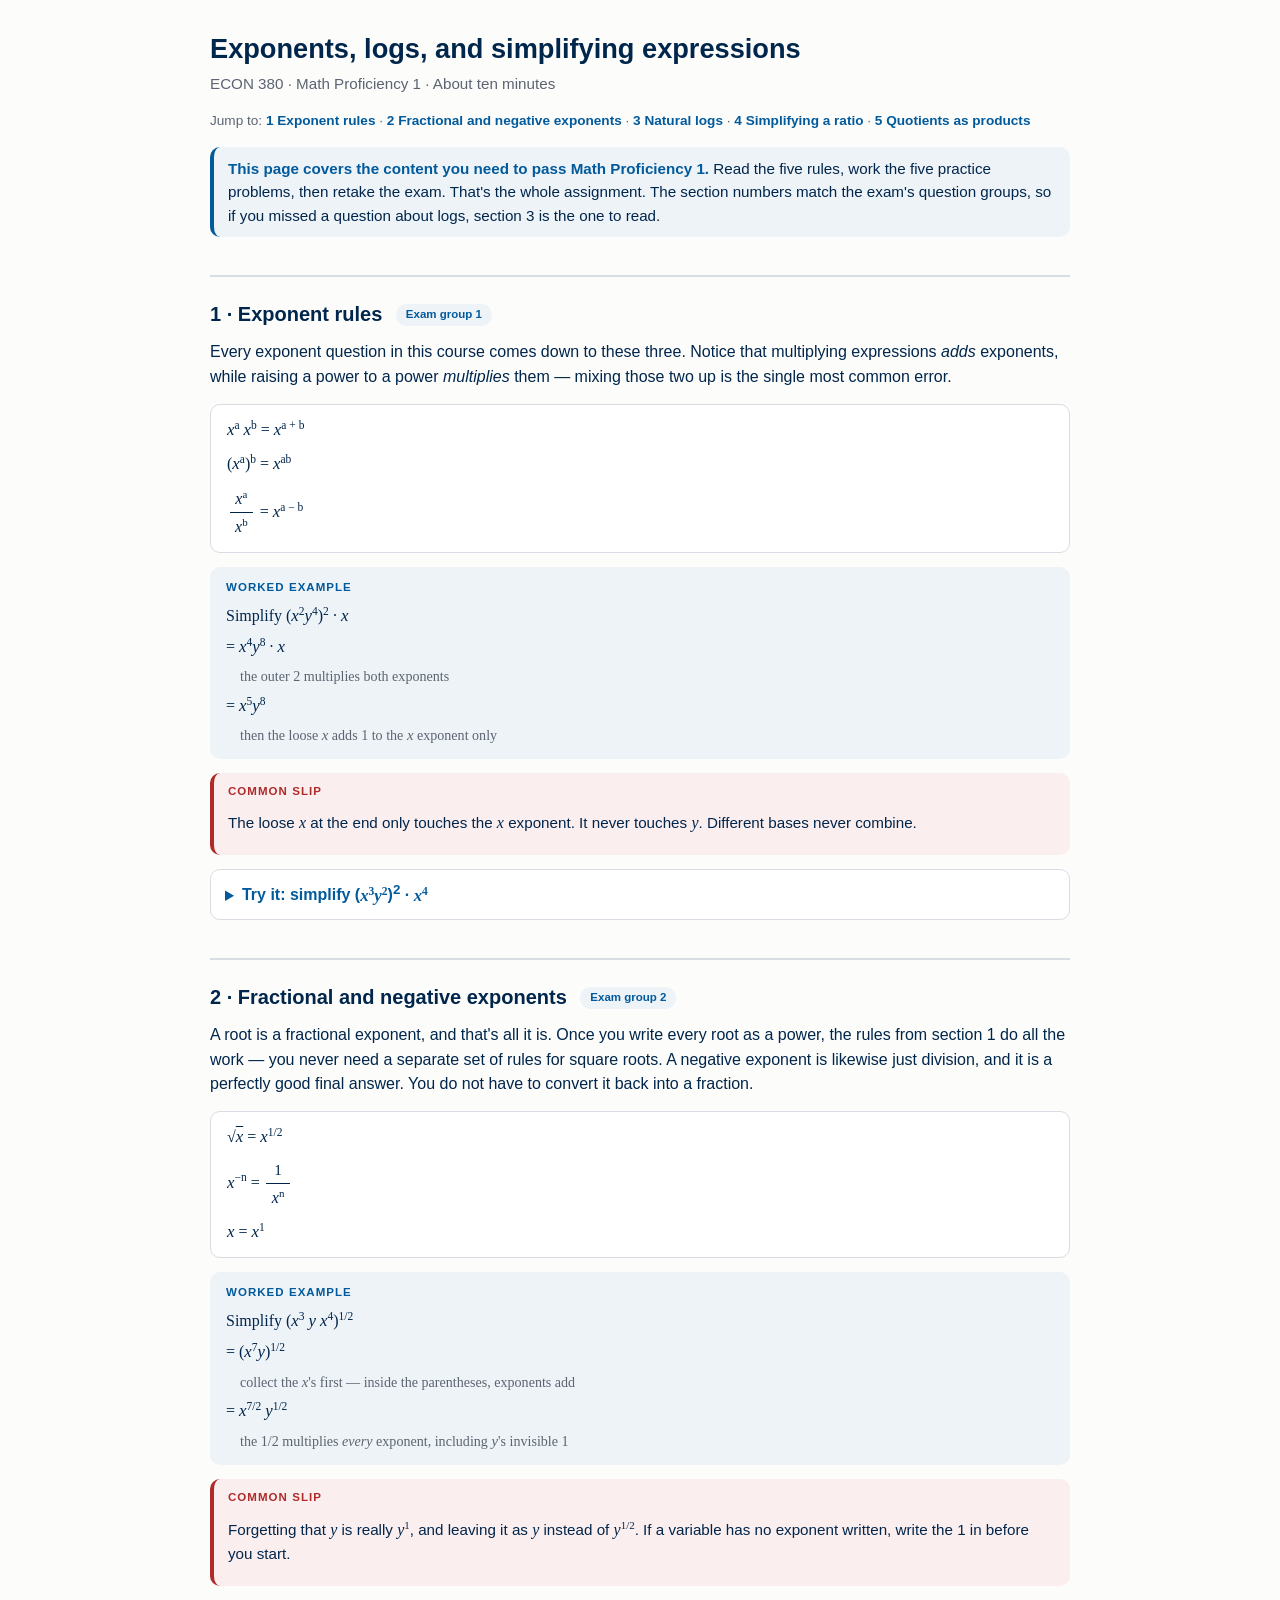
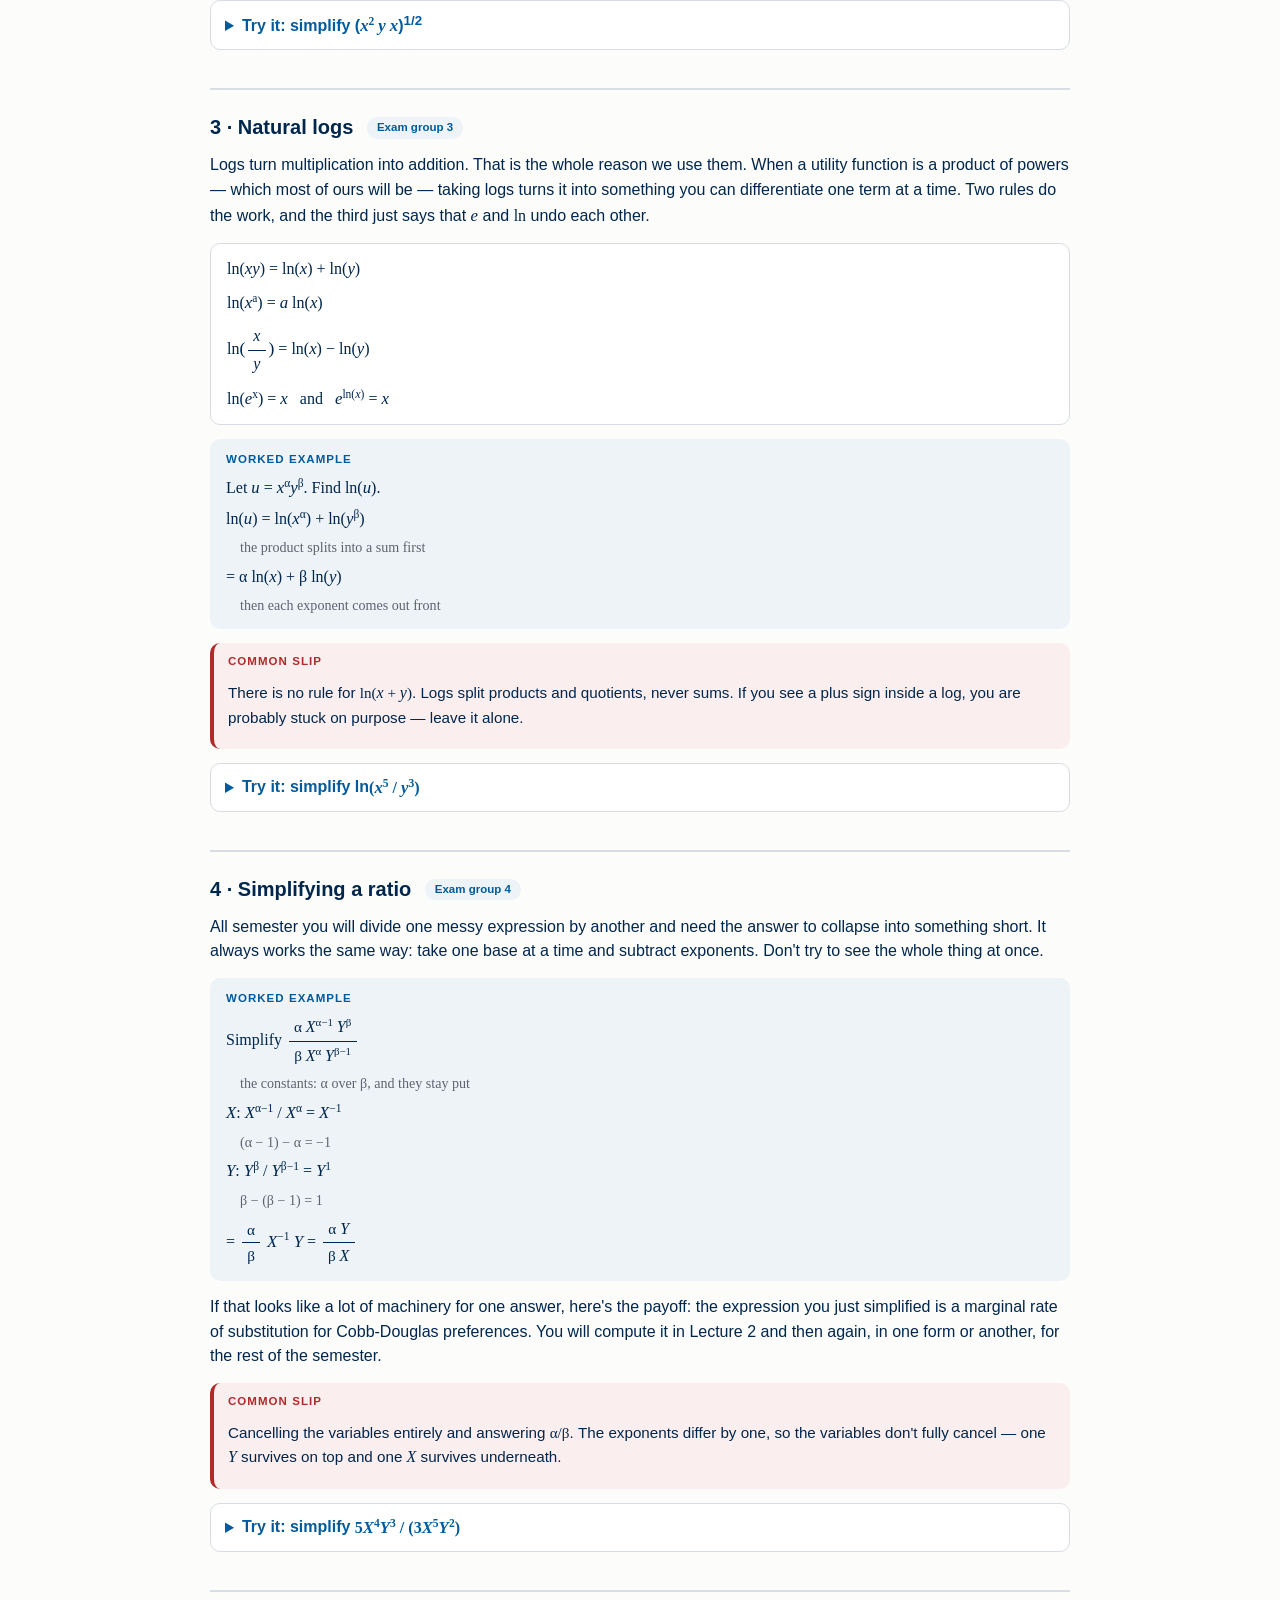
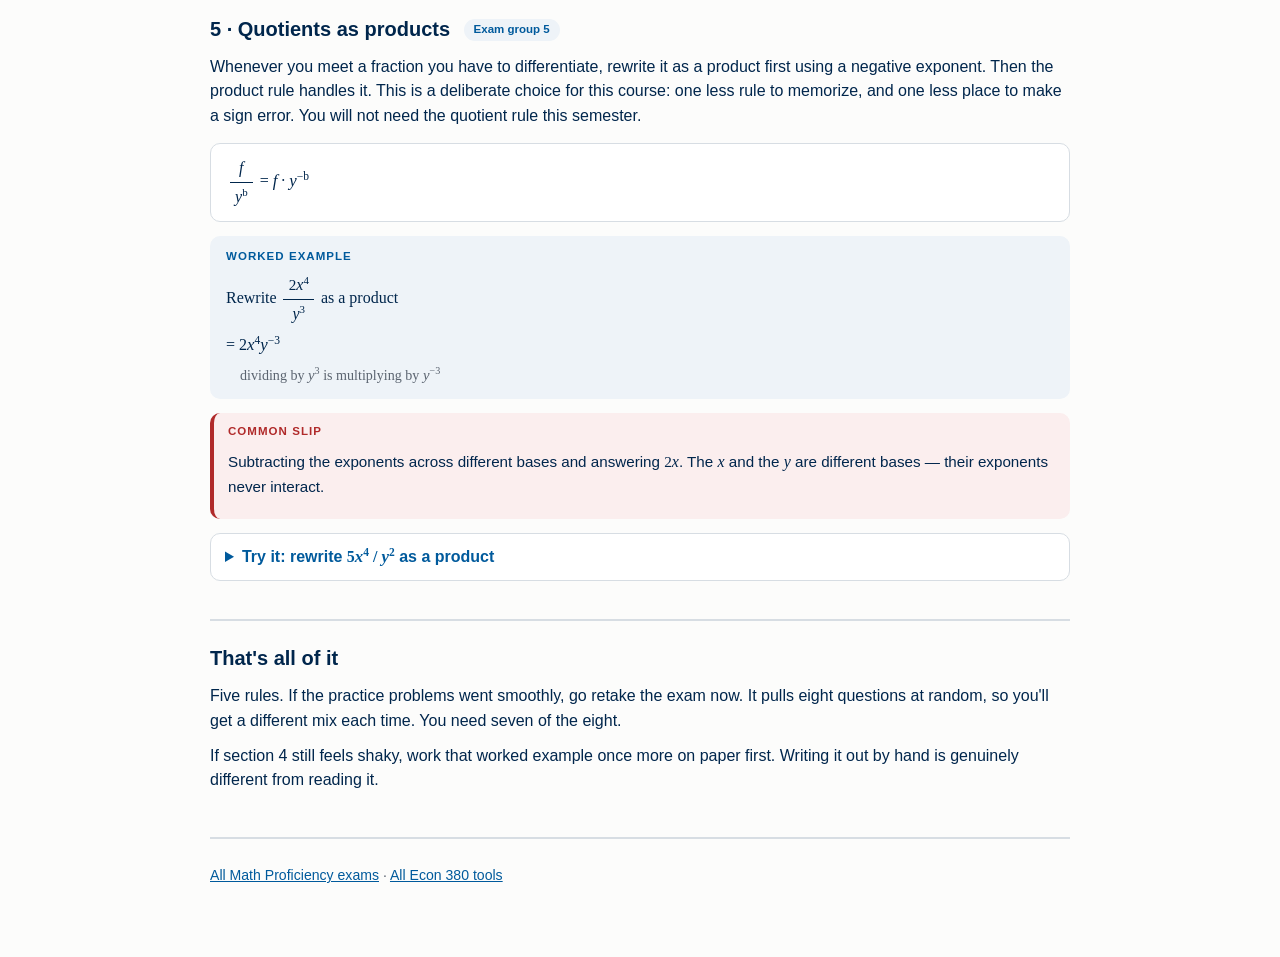
<file: math-proficiency/1/index.html>
<!doctype html>
<html lang="en">
<head>
<meta charset="utf-8">
<meta name="viewport" content="width=device-width, initial-scale=1">
<title>Math Proficiency 1 — Econ 380</title>
<link rel="stylesheet" href="../../assets/style.css">
</head>
<body>
<main>

  <h1>Exponents, logs, and simplifying expressions</h1>
  <p class="kicker">ECON 380 · Math Proficiency 1 · About ten minutes</p>

  <p class="jump">Jump to:
    <a href="#s1">1 Exponent rules</a> ·
    <a href="#s2">2 Fractional and negative exponents</a> ·
    <a href="#s3">3 Natural logs</a> ·
    <a href="#s4">4 Simplifying a ratio</a> ·
    <a href="#s5">5 Quotients as products</a>
  </p>

  <div class="betanote">
    <b>This page covers the content you need to pass Math Proficiency 1.</b> Read the
    five rules, work the five practice problems, then retake the exam. That's the whole
    assignment. The section numbers match the exam's question groups, so if you missed
    a question about logs, section 3 is the one to read.
  </div>

  <!-- 1 -->
  <h2 id="s1">1 · Exponent rules <span class="when">Exam group 1</span></h2>

  <p>Every exponent question in this course comes down to these three. Notice that
    multiplying expressions <em>adds</em> exponents, while raising a power to a power
    <em>multiplies</em> them — mixing those two up is the single most common error.</p>

  <div class="rules m">
    <div><var>x</var><sup>a</sup> <var>x</var><sup>b</sup> = <var>x</var><sup>a + b</sup></div>
    <div>(<var>x</var><sup>a</sup>)<sup>b</sup> = <var>x</var><sup>ab</sup></div>
    <div><span class="frac"><span><var>x</var><sup>a</sup></span><span><var>x</var><sup>b</sup></span></span> = <var>x</var><sup>a − b</sup></div>
  </div>

  <div class="worked">
    <p class="boxlabel">Worked example</p>
    <div class="steps m">
      <div>Simplify (<var>x</var><sup>2</sup><var>y</var><sup>4</sup>)<sup>2</sup> · <var>x</var></div>
      <div>= <var>x</var><sup>4</sup><var>y</var><sup>8</sup> · <var>x</var></div>
      <div class="note">the outer 2 multiplies both exponents</div>
      <div>= <var>x</var><sup>5</sup><var>y</var><sup>8</sup></div>
      <div class="note">then the loose <var>x</var> adds 1 to the <var>x</var> exponent only</div>
    </div>
  </div>

  <div class="slip">
    <p class="boxlabel">Common slip</p>
    <p>The loose <span class="m"><var>x</var></span> at the end only touches the
      <span class="m"><var>x</var></span> exponent. It never touches
      <span class="m"><var>y</var></span>. Different bases never combine.</p>
  </div>

  <details>
    <summary>Try it: simplify (<span class="m"><var>x</var><sup>3</sup><var>y</var><sup>2</sup></span>)<sup>2</sup> · <span class="m"><var>x</var><sup>4</sup></span></summary>
    <p class="result m"><var>x</var><sup>10</sup><var>y</var><sup>4</sup></p>
    <p>The outer 2 gives <span class="m"><var>x</var><sup>6</sup><var>y</var><sup>4</sup></span>,
      then <span class="m"><var>x</var><sup>6</sup> · <var>x</var><sup>4</sup> = <var>x</var><sup>10</sup></span>.</p>
  </details>

  <!-- 2 -->
  <h2 id="s2">2 · Fractional and negative exponents <span class="when">Exam group 2</span></h2>

  <p>A root is a fractional exponent, and that's all it is. Once you write every root as a
    power, the rules from section 1 do all the work — you never need a separate set of
    rules for square roots. A negative exponent is likewise just division, and it is a
    perfectly good final answer. You do not have to convert it back into a fraction.</p>

  <div class="rules m">
    <div>&radic;<span style="text-decoration:overline"><var>x</var></span> = <var>x</var><sup>1/2</sup></div>
    <div><var>x</var><sup>−n</sup> = <span class="frac"><span>1</span><span><var>x</var><sup>n</sup></span></span></div>
    <div><var>x</var> = <var>x</var><sup>1</sup></div>
  </div>

  <div class="worked">
    <p class="boxlabel">Worked example</p>
    <div class="steps m">
      <div>Simplify (<var>x</var><sup>3</sup> <var>y</var> <var>x</var><sup>4</sup>)<sup>1/2</sup></div>
      <div>= (<var>x</var><sup>7</sup><var>y</var>)<sup>1/2</sup></div>
      <div class="note">collect the <var>x</var>'s first — inside the parentheses, exponents add</div>
      <div>= <var>x</var><sup>7/2</sup> <var>y</var><sup>1/2</sup></div>
      <div class="note">the 1/2 multiplies <em>every</em> exponent, including <var>y</var>'s invisible 1</div>
    </div>
  </div>

  <div class="slip">
    <p class="boxlabel">Common slip</p>
    <p>Forgetting that <span class="m"><var>y</var></span> is really
      <span class="m"><var>y</var><sup>1</sup></span>, and leaving it as
      <span class="m"><var>y</var></span> instead of
      <span class="m"><var>y</var><sup>1/2</sup></span>. If a variable has no exponent
      written, write the 1 in before you start.</p>
  </div>

  <details>
    <summary>Try it: simplify (<span class="m"><var>x</var><sup>2</sup> <var>y</var> <var>x</var></span>)<sup>1/2</sup></summary>
    <p class="result m"><var>x</var><sup>3/2</sup> <var>y</var><sup>1/2</sup></p>
    <p>Inside: <span class="m"><var>x</var><sup>2</sup> · <var>x</var><sup>1</sup> = <var>x</var><sup>3</sup></span>.
      Then halve both exponents.</p>
  </details>

  <!-- 3 -->
  <h2 id="s3">3 · Natural logs <span class="when">Exam group 3</span></h2>

  <p>Logs turn multiplication into addition. That is the whole reason we use them. When a
    utility function is a product of powers — which most of ours will be — taking logs
    turns it into something you can differentiate one term at a time. Two rules do the
    work, and the third just says that <span class="m"><var>e</var></span> and
    <span class="m">ln</span> undo each other.</p>

  <div class="rules m">
    <div>ln(<var>xy</var>) = ln(<var>x</var>) + ln(<var>y</var>)</div>
    <div>ln(<var>x</var><sup>a</sup>) = <var>a</var> ln(<var>x</var>)</div>
    <div>ln<span style="font-size:1.1em">(</span><span class="frac"><span><var>x</var></span><span><var>y</var></span></span><span style="font-size:1.1em">)</span> = ln(<var>x</var>) − ln(<var>y</var>)</div>
    <div>ln(<var>e</var><sup>x</sup>) = <var>x</var> &nbsp;&nbsp;and&nbsp;&nbsp; <var>e</var><sup>ln(<var>x</var>)</sup> = <var>x</var></div>
  </div>

  <div class="worked">
    <p class="boxlabel">Worked example</p>
    <div class="steps m">
      <div>Let <var>u</var> = <var>x</var><sup>&alpha;</sup><var>y</var><sup>&beta;</sup>. Find ln(<var>u</var>).</div>
      <div>ln(<var>u</var>) = ln(<var>x</var><sup>&alpha;</sup>) + ln(<var>y</var><sup>&beta;</sup>)</div>
      <div class="note">the product splits into a sum first</div>
      <div>= &alpha; ln(<var>x</var>) + &beta; ln(<var>y</var>)</div>
      <div class="note">then each exponent comes out front</div>
    </div>
  </div>

  <div class="slip">
    <p class="boxlabel">Common slip</p>
    <p>There is no rule for <span class="m">ln(<var>x</var> + <var>y</var>)</span>. Logs
      split products and quotients, never sums. If you see a plus sign inside a log, you
      are probably stuck on purpose — leave it alone.</p>
  </div>

  <details>
    <summary>Try it: simplify ln<span class="m">(<var>x</var><sup>5</sup> / <var>y</var><sup>3</sup>)</span></summary>
    <p class="result m">5 ln(<var>x</var>) − 3 ln(<var>y</var>)</p>
    <p>The division becomes subtraction of two logs — not division of two logs.</p>
  </details>

  <!-- 4 -->
  <h2 id="s4">4 · Simplifying a ratio <span class="when">Exam group 4</span></h2>

  <p>All semester you will divide one messy expression by another and need the answer to
    collapse into something short. It always works the same way: take one base at a time
    and subtract exponents. Don't try to see the whole thing at once.</p>

  <div class="worked">
    <p class="boxlabel">Worked example</p>
    <div class="steps m">
      <div>Simplify <span class="frac"><span>&alpha; <var>X</var><sup>&alpha;−1</sup> <var>Y</var><sup>&beta;</sup></span><span>&beta; <var>X</var><sup>&alpha;</sup> <var>Y</var><sup>&beta;−1</sup></span></span></div>
      <div class="note">the constants: &alpha; over &beta;, and they stay put</div>
      <div><var>X</var>: <var>X</var><sup>&alpha;−1</sup> / <var>X</var><sup>&alpha;</sup> = <var>X</var><sup>−1</sup></div>
      <div class="note">(&alpha; − 1) − &alpha; = −1</div>
      <div><var>Y</var>: <var>Y</var><sup>&beta;</sup> / <var>Y</var><sup>&beta;−1</sup> = <var>Y</var><sup>1</sup></div>
      <div class="note">&beta; − (&beta; − 1) = 1</div>
      <div>= <span class="frac"><span>&alpha;</span><span>&beta;</span></span> <var>X</var><sup>−1</sup> <var>Y</var> = <span class="frac"><span>&alpha; <var>Y</var></span><span>&beta; <var>X</var></span></span></div>
    </div>
  </div>

  <p>If that looks like a lot of machinery for one answer, here's the payoff: the
    expression you just simplified is a marginal rate of substitution for Cobb-Douglas
    preferences. You will compute it in Lecture 2 and then again, in one form or another,
    for the rest of the semester.</p>

  <div class="slip">
    <p class="boxlabel">Common slip</p>
    <p>Cancelling the variables entirely and answering
      <span class="m">&alpha;/&beta;</span>. The exponents differ by one, so the variables
      don't fully cancel — one <span class="m"><var>Y</var></span> survives on top and one
      <span class="m"><var>X</var></span> survives underneath.</p>
  </div>

  <details>
    <summary>Try it: simplify <span class="m">5<var>X</var><sup>4</sup><var>Y</var><sup>3</sup> / (3<var>X</var><sup>5</sup><var>Y</var><sup>2</sup>)</span></summary>
    <p class="result m"><span class="frac"><span>5<var>Y</var></span><span>3<var>X</var></span></span></p>
    <p><span class="m"><var>X</var></span>: 4 − 5 = −1, so <span class="m"><var>X</var></span> goes underneath.
      <span class="m"><var>Y</var></span>: 3 − 2 = 1, so <span class="m"><var>Y</var></span> stays on top.
      The 5 and the 3 don't cancel.</p>
  </details>

  <!-- 5 -->
  <h2 id="s5">5 · Quotients as products <span class="when">Exam group 5</span></h2>

  <p>Whenever you meet a fraction you have to differentiate, rewrite it as a product first
    using a negative exponent. Then the product rule handles it. This is a deliberate
    choice for this course: one less rule to memorize, and one less place to make a sign
    error. You will not need the quotient rule this semester.</p>

  <div class="rules m">
    <div><span class="frac"><span><var>f</var></span><span><var>y</var><sup>b</sup></span></span> = <var>f</var> · <var>y</var><sup>−b</sup></div>
  </div>

  <div class="worked">
    <p class="boxlabel">Worked example</p>
    <div class="steps m">
      <div>Rewrite <span class="frac"><span>2<var>x</var><sup>4</sup></span><span><var>y</var><sup>3</sup></span></span> as a product</div>
      <div>= 2<var>x</var><sup>4</sup><var>y</var><sup>−3</sup></div>
      <div class="note">dividing by <var>y</var><sup>3</sup> is multiplying by <var>y</var><sup>−3</sup></div>
    </div>
  </div>

  <div class="slip">
    <p class="boxlabel">Common slip</p>
    <p>Subtracting the exponents across different bases and answering
      <span class="m">2<var>x</var></span>. The <span class="m"><var>x</var></span> and the
      <span class="m"><var>y</var></span> are different bases — their exponents never
      interact.</p>
  </div>

  <details>
    <summary>Try it: rewrite <span class="m">5<var>x</var><sup>4</sup> / <var>y</var><sup>2</sup></span> as a product</summary>
    <p class="result m">5<var>x</var><sup>4</sup><var>y</var><sup>−2</sup></p>
    <p>Flip the sign on the exponent of whatever was in the denominator, and drop the
      fraction bar.</p>
  </details>

  <h2>That's all of it</h2>

  <p>Five rules. If the practice problems went smoothly, go retake the exam now. It pulls
    eight questions at random, so you'll get a different mix each time. You need seven of
    the eight.</p>

  <p>If section 4 still feels shaky, work that worked example once more on paper first.
    Writing it out by hand is genuinely different from reading it.</p>

  <div class="footer">
    <p><a href="../">All Math Proficiency exams</a> · <a href="../../">All Econ 380 tools</a></p>
  </div>

</main>
</body>
</html>
</file>
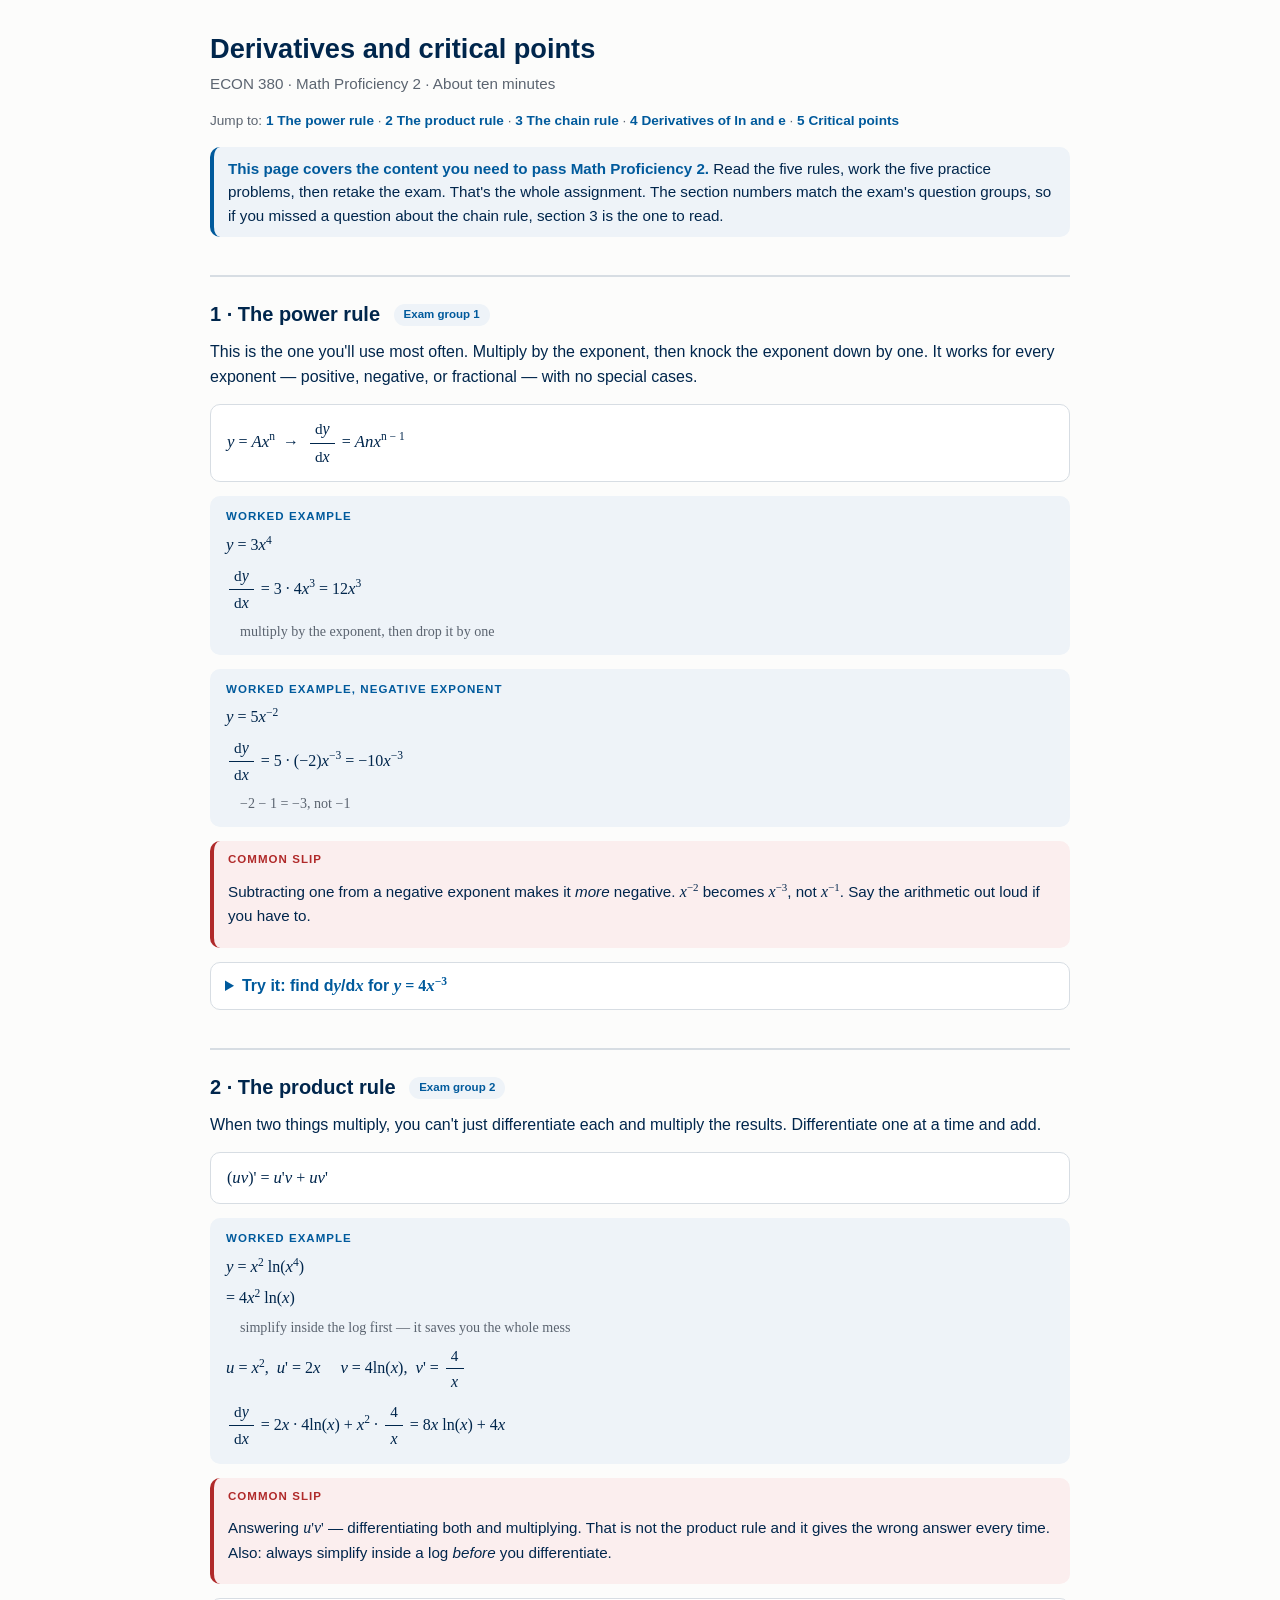
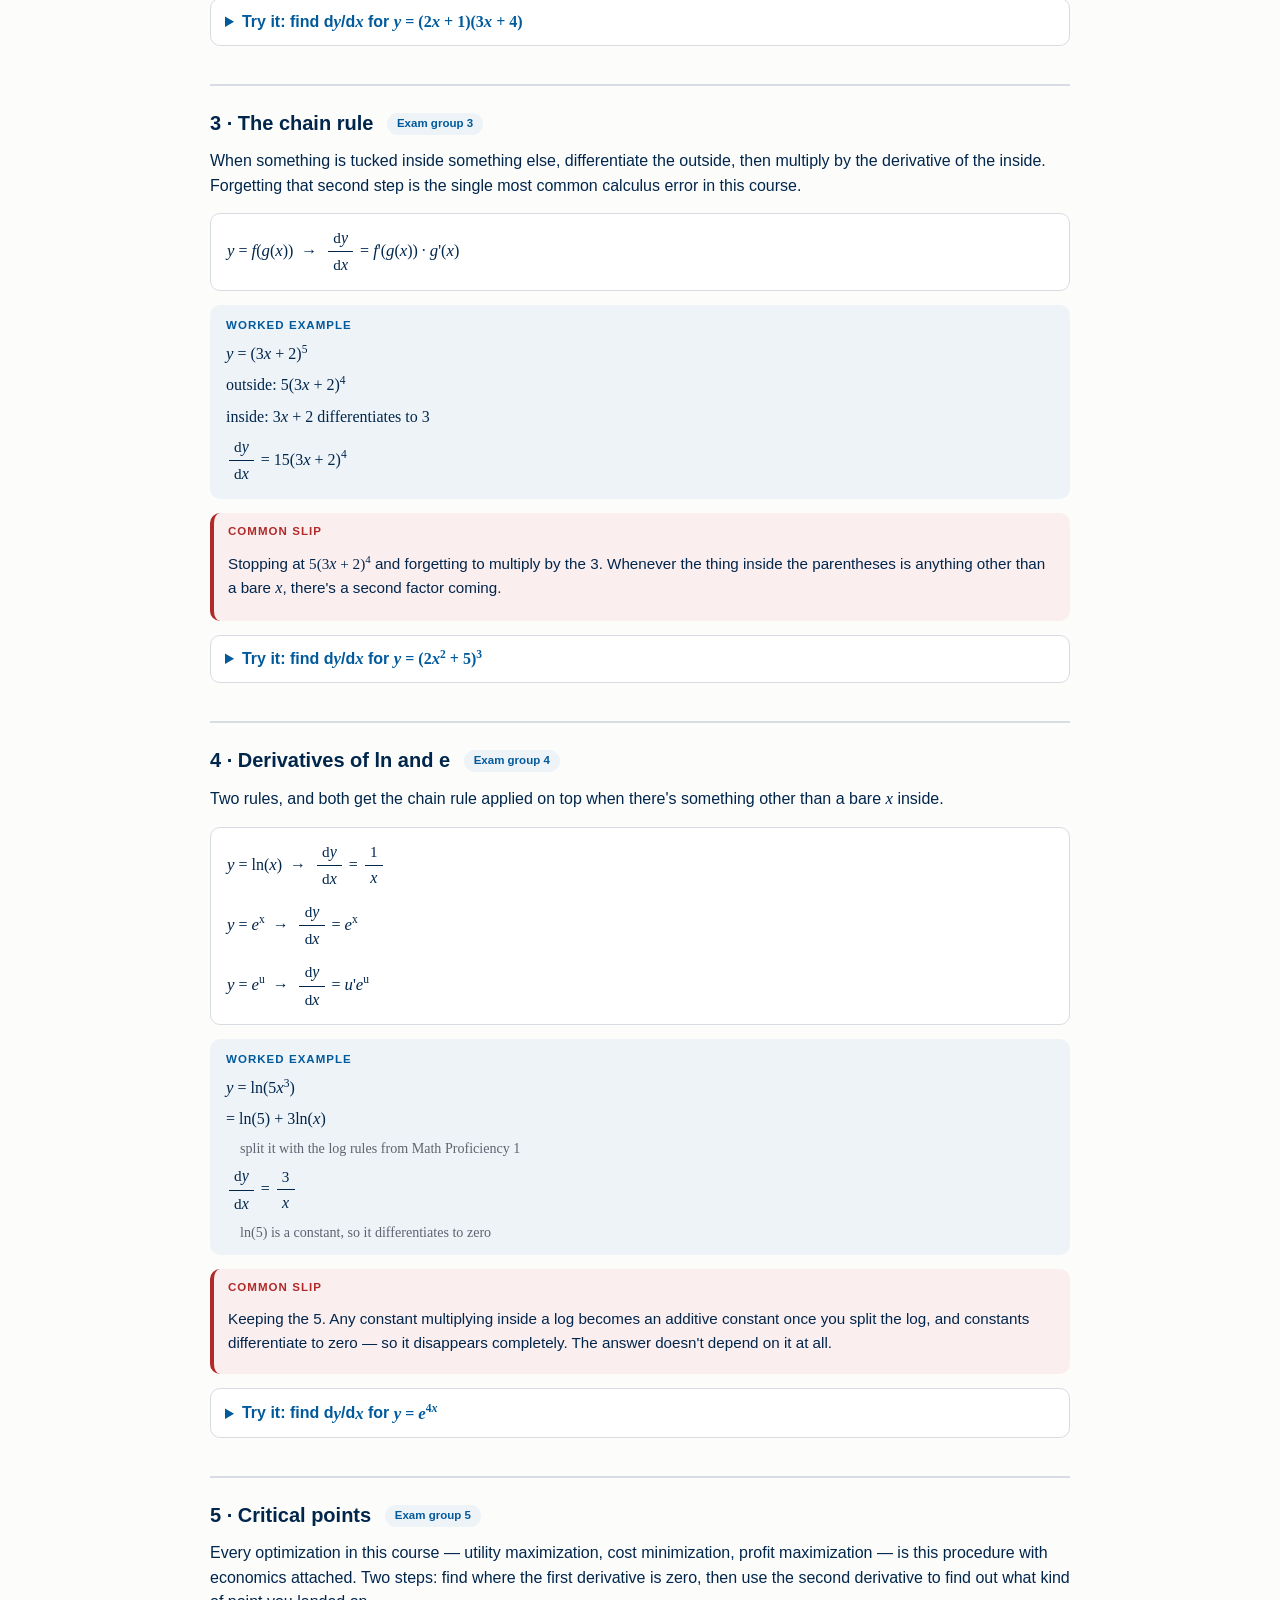
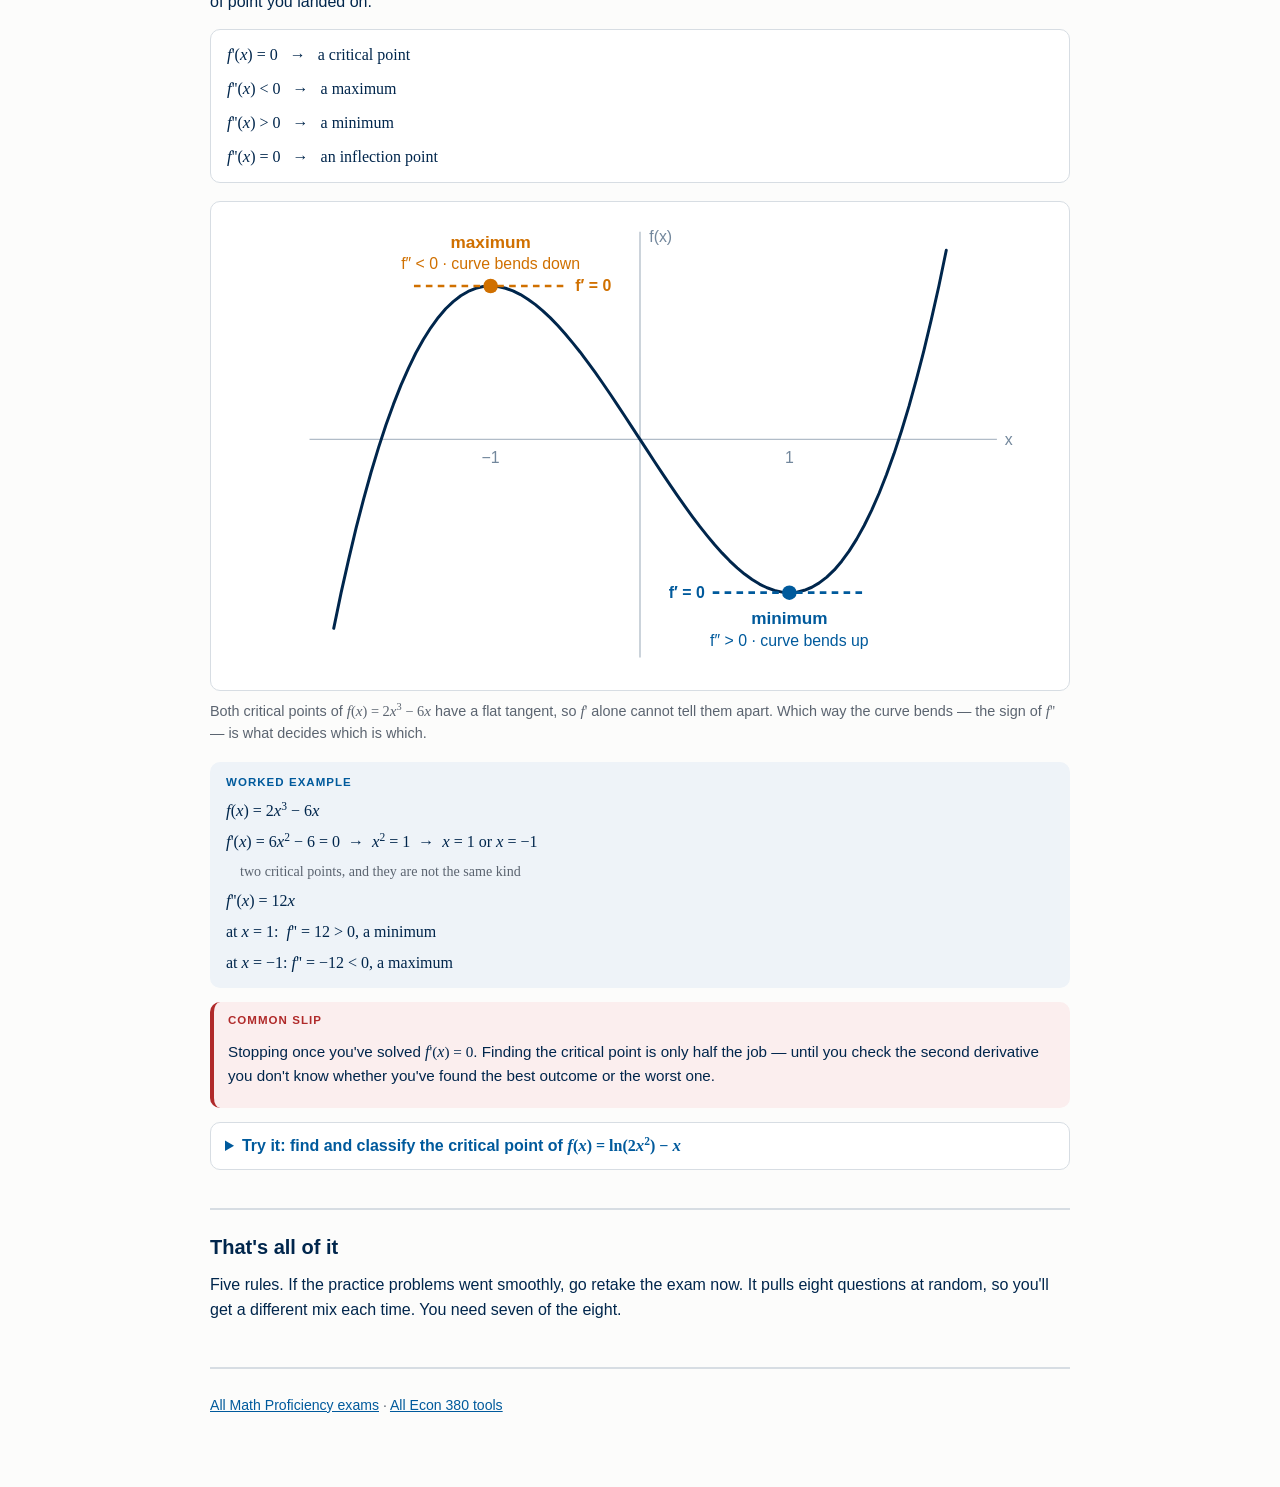
<file: math-proficiency/2/index.html>
<!doctype html>
<html lang="en">
<head>
<meta charset="utf-8">
<meta name="viewport" content="width=device-width, initial-scale=1">
<title>Math Proficiency 2 — Econ 380</title>
<link rel="stylesheet" href="../../assets/style.css">
</head>
<body>
<main>

  <h1>Derivatives and critical points</h1>
  <p class="kicker">ECON 380 · Math Proficiency 2 · About ten minutes</p>

  <p class="jump">Jump to:
    <a href="#s1">1 The power rule</a> ·
    <a href="#s2">2 The product rule</a> ·
    <a href="#s3">3 The chain rule</a> ·
    <a href="#s4">4 Derivatives of ln and e</a> ·
    <a href="#s5">5 Critical points</a>
  </p>

  <div class="betanote">
    <b>This page covers the content you need to pass Math Proficiency 2.</b> Read the
    five rules, work the five practice problems, then retake the exam. That's the whole
    assignment. The section numbers match the exam's question groups, so if you missed a
    question about the chain rule, section 3 is the one to read.
  </div>

  <!-- 1 -->
  <h2 id="s1">1 · The power rule <span class="when">Exam group 1</span></h2>

  <p>This is the one you'll use most often. Multiply by the exponent, then knock the
    exponent down by one. It works for every exponent — positive, negative, or
    fractional — with no special cases.</p>

  <div class="rules m">
    <div><var>y</var> = <var>A</var><var>x</var><sup>n</sup> &nbsp;&rarr;&nbsp;
      <span class="frac"><span>d<var>y</var></span><span>d<var>x</var></span></span>
      = <var>A</var><var>n</var><var>x</var><sup>n − 1</sup></div>
  </div>

  <div class="worked">
    <p class="boxlabel">Worked example</p>
    <div class="steps m">
      <div><var>y</var> = 3<var>x</var><sup>4</sup></div>
      <div><span class="frac"><span>d<var>y</var></span><span>d<var>x</var></span></span>
        = 3 · 4<var>x</var><sup>3</sup> = 12<var>x</var><sup>3</sup></div>
      <div class="note">multiply by the exponent, then drop it by one</div>
    </div>
  </div>

  <div class="worked">
    <p class="boxlabel">Worked example, negative exponent</p>
    <div class="steps m">
      <div><var>y</var> = 5<var>x</var><sup>−2</sup></div>
      <div><span class="frac"><span>d<var>y</var></span><span>d<var>x</var></span></span>
        = 5 · (−2)<var>x</var><sup>−3</sup> = −10<var>x</var><sup>−3</sup></div>
      <div class="note">−2 − 1 = −3, not −1</div>
    </div>
  </div>

  <div class="slip">
    <p class="boxlabel">Common slip</p>
    <p>Subtracting one from a negative exponent makes it <em>more</em> negative.
      <span class="m"><var>x</var><sup>−2</sup></span> becomes
      <span class="m"><var>x</var><sup>−3</sup></span>, not
      <span class="m"><var>x</var><sup>−1</sup></span>. Say the arithmetic out loud if you
      have to.</p>
  </div>

  <details>
    <summary>Try it: find d<span class="m"><var>y</var></span>/d<span class="m"><var>x</var></span> for <span class="m"><var>y</var> = 4<var>x</var><sup>−3</sup></span></summary>
    <p class="result m">−12<var>x</var><sup>−4</sup></p>
    <p>4 · (−3) = −12, and −3 − 1 = −4.</p>
  </details>

  <!-- 2 -->
  <h2 id="s2">2 · The product rule <span class="when">Exam group 2</span></h2>

  <p>When two things multiply, you can't just differentiate each and multiply the results.
    Differentiate one at a time and add.</p>

  <div class="rules m">
    <div>(<var>u</var><var>v</var>)&apos; = <var>u</var>&apos;<var>v</var> + <var>u</var><var>v</var>&apos;</div>
  </div>

  <div class="worked">
    <p class="boxlabel">Worked example</p>
    <div class="steps m">
      <div><var>y</var> = <var>x</var><sup>2</sup> ln(<var>x</var><sup>4</sup>)</div>
      <div>= 4<var>x</var><sup>2</sup> ln(<var>x</var>)</div>
      <div class="note">simplify inside the log first — it saves you the whole mess</div>
      <div><var>u</var> = <var>x</var><sup>2</sup>, &nbsp;<var>u</var>&apos; = 2<var>x</var>
        &nbsp;&nbsp;&nbsp; <var>v</var> = 4ln(<var>x</var>), &nbsp;<var>v</var>&apos; =
        <span class="frac"><span>4</span><span><var>x</var></span></span></div>
      <div><span class="frac"><span>d<var>y</var></span><span>d<var>x</var></span></span>
        = 2<var>x</var> · 4ln(<var>x</var>) + <var>x</var><sup>2</sup> ·
        <span class="frac"><span>4</span><span><var>x</var></span></span>
        = 8<var>x</var> ln(<var>x</var>) + 4<var>x</var></div>
    </div>
  </div>

  <div class="slip">
    <p class="boxlabel">Common slip</p>
    <p>Answering <span class="m"><var>u</var>&apos;<var>v</var>&apos;</span> — differentiating
      both and multiplying. That is not the product rule and it gives the wrong answer
      every time. Also: always simplify inside a log <em>before</em> you differentiate.</p>
  </div>

  <details>
    <summary>Try it: find d<span class="m"><var>y</var></span>/d<span class="m"><var>x</var></span> for <span class="m"><var>y</var> = (2<var>x</var> + 1)(3<var>x</var> + 4)</span></summary>
    <p class="result m">12<var>x</var> + 11</p>
    <p>2(3<span class="m"><var>x</var></span> + 4) + 3(2<span class="m"><var>x</var></span> + 1)
      = 6<span class="m"><var>x</var></span> + 8 + 6<span class="m"><var>x</var></span> + 3.
      Both pieces contribute an <span class="m"><var>x</var></span> term, which is why the
      coefficient doubles.</p>
  </details>

  <!-- 3 -->
  <h2 id="s3">3 · The chain rule <span class="when">Exam group 3</span></h2>

  <p>When something is tucked inside something else, differentiate the outside, then
    multiply by the derivative of the inside. Forgetting that second step is the single
    most common calculus error in this course.</p>

  <div class="rules m">
    <div><var>y</var> = <var>f</var>(<var>g</var>(<var>x</var>)) &nbsp;&rarr;&nbsp;
      <span class="frac"><span>d<var>y</var></span><span>d<var>x</var></span></span>
      = <var>f</var>&apos;(<var>g</var>(<var>x</var>)) · <var>g</var>&apos;(<var>x</var>)</div>
  </div>

  <div class="worked">
    <p class="boxlabel">Worked example</p>
    <div class="steps m">
      <div><var>y</var> = (3<var>x</var> + 2)<sup>5</sup></div>
      <div>outside: 5(3<var>x</var> + 2)<sup>4</sup></div>
      <div>inside: 3<var>x</var> + 2 differentiates to 3</div>
      <div><span class="frac"><span>d<var>y</var></span><span>d<var>x</var></span></span>
        = 15(3<var>x</var> + 2)<sup>4</sup></div>
    </div>
  </div>

  <div class="slip">
    <p class="boxlabel">Common slip</p>
    <p>Stopping at <span class="m">5(3<var>x</var> + 2)<sup>4</sup></span> and forgetting to
      multiply by the 3. Whenever the thing inside the parentheses is anything other than a
      bare <span class="m"><var>x</var></span>, there's a second factor coming.</p>
  </div>

  <details>
    <summary>Try it: find d<span class="m"><var>y</var></span>/d<span class="m"><var>x</var></span> for <span class="m"><var>y</var> = (2<var>x</var><sup>2</sup> + 5)<sup>3</sup></span></summary>
    <p class="result m">12<var>x</var>(2<var>x</var><sup>2</sup> + 5)<sup>2</sup></p>
    <p>Outside gives <span class="m">3(2<var>x</var><sup>2</sup> + 5)<sup>2</sup></span>; the
      inside differentiates to <span class="m">4<var>x</var></span>. Multiply: 3 · 4 = 12.</p>
  </details>

  <!-- 4 -->
  <h2 id="s4">4 · Derivatives of ln and e <span class="when">Exam group 4</span></h2>

  <p>Two rules, and both get the chain rule applied on top when there's something other
    than a bare <span class="m"><var>x</var></span> inside.</p>

  <div class="rules m">
    <div><var>y</var> = ln(<var>x</var>) &nbsp;&rarr;&nbsp;
      <span class="frac"><span>d<var>y</var></span><span>d<var>x</var></span></span>
      = <span class="frac"><span>1</span><span><var>x</var></span></span></div>
    <div><var>y</var> = <var>e</var><sup>x</sup> &nbsp;&rarr;&nbsp;
      <span class="frac"><span>d<var>y</var></span><span>d<var>x</var></span></span>
      = <var>e</var><sup>x</sup></div>
    <div><var>y</var> = <var>e</var><sup>u</sup> &nbsp;&rarr;&nbsp;
      <span class="frac"><span>d<var>y</var></span><span>d<var>x</var></span></span>
      = <var>u</var>&apos;<var>e</var><sup>u</sup></div>
  </div>

  <div class="worked">
    <p class="boxlabel">Worked example</p>
    <div class="steps m">
      <div><var>y</var> = ln(5<var>x</var><sup>3</sup>)</div>
      <div>= ln(5) + 3ln(<var>x</var>)</div>
      <div class="note">split it with the log rules from Math Proficiency 1</div>
      <div><span class="frac"><span>d<var>y</var></span><span>d<var>x</var></span></span>
        = <span class="frac"><span>3</span><span><var>x</var></span></span></div>
      <div class="note">ln(5) is a constant, so it differentiates to zero</div>
    </div>
  </div>

  <div class="slip">
    <p class="boxlabel">Common slip</p>
    <p>Keeping the 5. Any constant multiplying inside a log becomes an additive constant
      once you split the log, and constants differentiate to zero — so it disappears
      completely. The answer doesn't depend on it at all.</p>
  </div>

  <details>
    <summary>Try it: find d<span class="m"><var>y</var></span>/d<span class="m"><var>x</var></span> for <span class="m"><var>y</var> = <var>e</var><sup>4<var>x</var></sup></span></summary>
    <p class="result m">4<var>e</var><sup>4<var>x</var></sup></p>
    <p>The <span class="m"><var>e</var></span> part never changes. The inside,
      <span class="m">4<var>x</var></span>, differentiates to 4, and that comes out front.</p>
  </details>

  <!-- 5 -->
  <h2 id="s5">5 · Critical points <span class="when">Exam group 5</span></h2>

  <p>Every optimization in this course — utility maximization, cost minimization, profit
    maximization — is this procedure with economics attached. Two steps: find where the
    first derivative is zero, then use the second derivative to find out what kind of
    point you landed on.</p>

  <div class="rules m">
    <div><var>f</var>&apos;(<var>x</var>) = 0 &nbsp;&nbsp;→&nbsp;&nbsp; a critical point</div>
    <div><var>f</var>&apos;&apos;(<var>x</var>) &lt; 0 &nbsp;&nbsp;→&nbsp;&nbsp; a maximum</div>
    <div><var>f</var>&apos;&apos;(<var>x</var>) &gt; 0 &nbsp;&nbsp;→&nbsp;&nbsp; a minimum</div>
    <div><var>f</var>&apos;&apos;(<var>x</var>) = 0 &nbsp;&nbsp;→&nbsp;&nbsp; an inflection point</div>
  </div>


  <figure class="fig">
    <svg viewBox="0 0 640 360" role="img"
         aria-label="The curve f of x equals 2 x cubed minus 6 x. The tangent is flat at both x equals minus 1 and x equals 1, so the first derivative is zero at both. At x equals minus 1 the curve bends downward and the point is a maximum; at x equals 1 it bends upward and the point is a minimum.">
      <!-- axes -->
      <line x1="70" y1="175" x2="590" y2="175" stroke="currentColor" stroke-width="1" opacity=".3"/>
      <line x1="320" y1="18" x2="320" y2="340" stroke="currentColor" stroke-width="1" opacity=".3"/>
      <text x="596" y="179" font-size="12" fill="currentColor" opacity=".55">x</text>
      <text x="327" y="26" font-size="12" fill="currentColor" opacity=".55">f(x)</text>
      <text x="207" y="193" font-size="12" fill="currentColor" opacity=".55" text-anchor="middle">&#8722;1</text>
      <text x="433" y="193" font-size="12" fill="currentColor" opacity=".55" text-anchor="middle">1</text>

      <!-- the curve -->
      <polyline points="88.3,318.0 93.9,291.0 99.6,265.8 105.2,242.2 110.9,220.3 116.5,200.1 122.2,181.3 127.8,164.2 133.5,148.4 139.1,134.2 144.8,121.3 150.4,109.7 156.1,99.5 161.7,90.6 167.4,82.8 173.0,76.2 178.7,70.8 184.4,66.4 190.0,63.1 195.7,60.8 201.3,59.4 207.0,59.0 212.6,59.4 218.3,60.7 223.9,62.7 229.6,65.5 235.2,69.0 240.9,73.1 246.5,77.8 252.2,83.1 257.8,88.9 263.5,95.3 269.1,102.0 274.8,109.1 280.4,116.6 286.1,124.4 291.7,132.4 297.4,140.7 303.0,149.1 308.7,157.7 314.3,166.3 320.0,175.0 325.7,183.7 331.3,192.3 337.0,200.9 342.6,209.3 348.3,217.6 353.9,225.6 359.6,233.4 365.2,240.9 370.9,248.0 376.5,254.8 382.2,261.1 387.8,266.9 393.5,272.2 399.1,276.9 404.8,281.0 410.4,284.5 416.1,287.3 421.7,289.3 427.4,290.6 433.0,291.0 438.7,290.6 444.3,289.2 450.0,286.9 455.6,283.6 461.3,279.2 467.0,273.8 472.6,267.2 478.3,259.4 483.9,250.5 489.6,240.2 495.2,228.7 500.9,215.8 506.5,201.6 512.2,185.8 517.8,168.7 523.5,149.9 529.1,129.7 534.8,107.8 540.4,84.2 546.1,59.0 551.7,32.0" fill="none" stroke="currentColor"
                stroke-width="2.25" stroke-linecap="round" stroke-linejoin="round"/>

      <!-- maximum at x = -1: flat tangent, dot, label block in the empty upper left -->
      <line x1="149" y1="59" x2="265" y2="59" stroke="#D07000" stroke-width="2" stroke-dasharray="5 4"/>
      <text x="271" y="63" font-size="12" font-weight="600" fill="#D07000">f&#8242; = 0</text>
      <circle cx="207" cy="59" r="5.5" fill="#D07000"/>
      <text x="207" y="30" font-size="13" font-weight="700" fill="#D07000" text-anchor="middle">maximum</text>
      <text x="207" y="46" font-size="12" fill="#D07000" text-anchor="middle">f&#8243; &lt; 0 &#183; curve bends down</text>

      <!-- minimum at x = 1: same flat tangent, label block in the empty lower right -->
      <line x1="375" y1="291" x2="491" y2="291" stroke="#005A9C" stroke-width="2" stroke-dasharray="5 4"/>
      <text x="369" y="295" font-size="12" font-weight="600" fill="#005A9C" text-anchor="end">f&#8242; = 0</text>
      <circle cx="433" cy="291" r="5.5" fill="#005A9C"/>
      <text x="433" y="315" font-size="13" font-weight="700" fill="#005A9C" text-anchor="middle">minimum</text>
      <text x="433" y="331" font-size="12" fill="#005A9C" text-anchor="middle">f&#8243; &gt; 0 &#183; curve bends up</text>
    </svg>
    <figcaption>Both critical points of
      <span class="m"><var>f</var>(<var>x</var>) = 2<var>x</var><sup>3</sup> &minus; 6<var>x</var></span>
      have a flat tangent, so <span class="m"><var>f</var>&apos;</span> alone cannot tell them
      apart. Which way the curve bends &mdash; the sign of
      <span class="m"><var>f</var>&apos;&apos;</span> &mdash; is what decides which is which.
    </figcaption>
  </figure>

  <div class="worked">
    <p class="boxlabel">Worked example</p>
    <div class="steps m">
      <div><var>f</var>(<var>x</var>) = 2<var>x</var><sup>3</sup> − 6<var>x</var></div>
      <div><var>f</var>&apos;(<var>x</var>) = 6<var>x</var><sup>2</sup> − 6 = 0
        &nbsp;&rarr;&nbsp; <var>x</var><sup>2</sup> = 1 &nbsp;&rarr;&nbsp;
        <var>x</var> = 1 or <var>x</var> = −1</div>
      <div class="note">two critical points, and they are not the same kind</div>
      <div><var>f</var>&apos;&apos;(<var>x</var>) = 12<var>x</var></div>
      <div>at <var>x</var> = 1: &nbsp;<var>f</var>&apos;&apos; = 12 &gt; 0, a minimum</div>
      <div>at <var>x</var> = −1: <var>f</var>&apos;&apos; = −12 &lt; 0, a maximum</div>
    </div>
  </div>

  <div class="slip">
    <p class="boxlabel">Common slip</p>
    <p>Stopping once you've solved
      <span class="m"><var>f</var>&apos;(<var>x</var>) = 0</span>. Finding the critical point
      is only half the job — until you check the second derivative you don't know whether
      you've found the best outcome or the worst one.</p>
  </div>

  <details>
    <summary>Try it: find and classify the critical point of <span class="m"><var>f</var>(<var>x</var>) = ln(2<var>x</var><sup>2</sup>) − <var>x</var></span></summary>
    <p class="result m"><var>x</var> = 2, a maximum</p>
    <p>Split the log: <span class="m"><var>f</var> = ln(2) + 2ln(<var>x</var>) − <var>x</var></span>,
      so <span class="m"><var>f</var>&apos; = 2/<var>x</var> − 1 = 0</span> gives
      <span class="m"><var>x</var> = 2</span>. Then
      <span class="m"><var>f</var>&apos;&apos; = −2/<var>x</var><sup>2</sup></span>, which is
      negative for any positive <span class="m"><var>x</var></span> — so it's a maximum.</p>
  </details>

  <h2>That's all of it</h2>

  <p>Five rules. If the practice problems went smoothly, go retake the exam now. It pulls
    eight questions at random, so you'll get a different mix each time. You need seven of
    the eight.</p>

  <div class="footer">
    <p><a href="../">All Math Proficiency exams</a> · <a href="../../">All Econ 380 tools</a></p>
  </div>

</main>
</body>
</html>
</file>
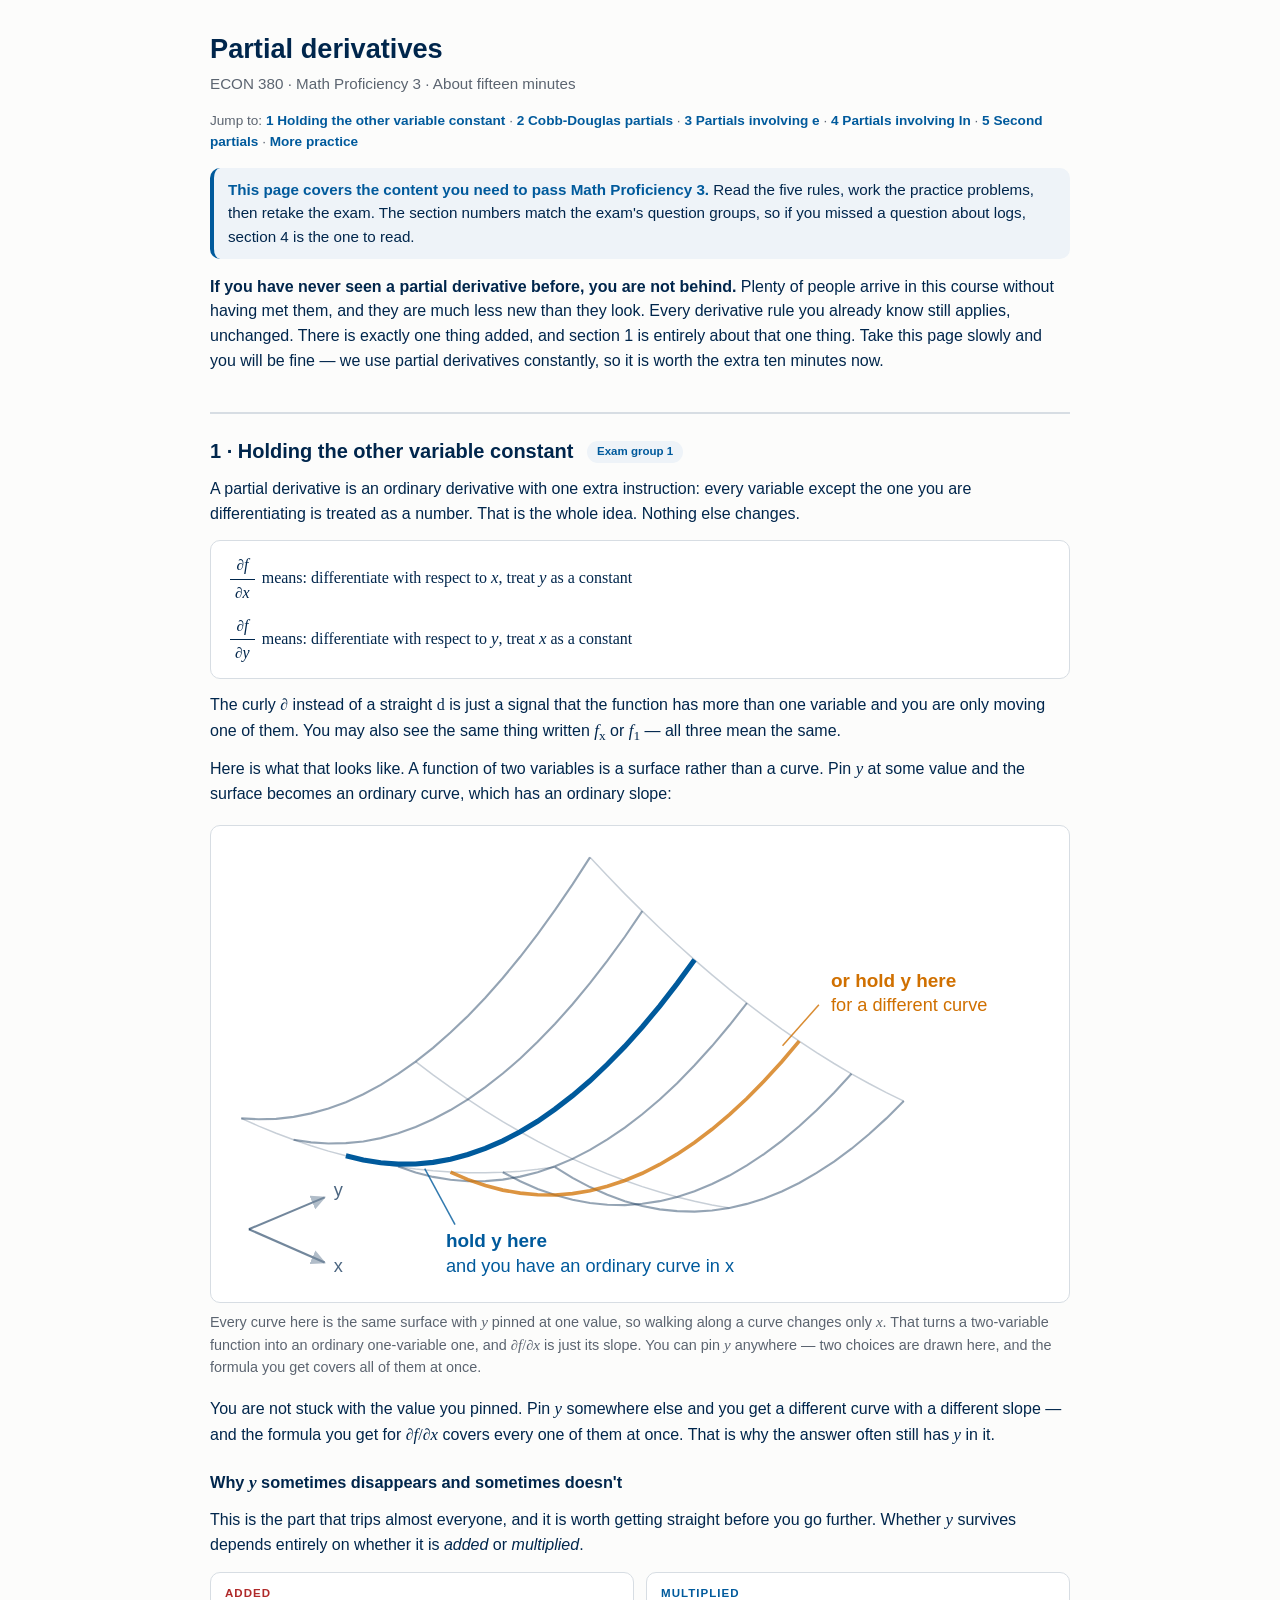
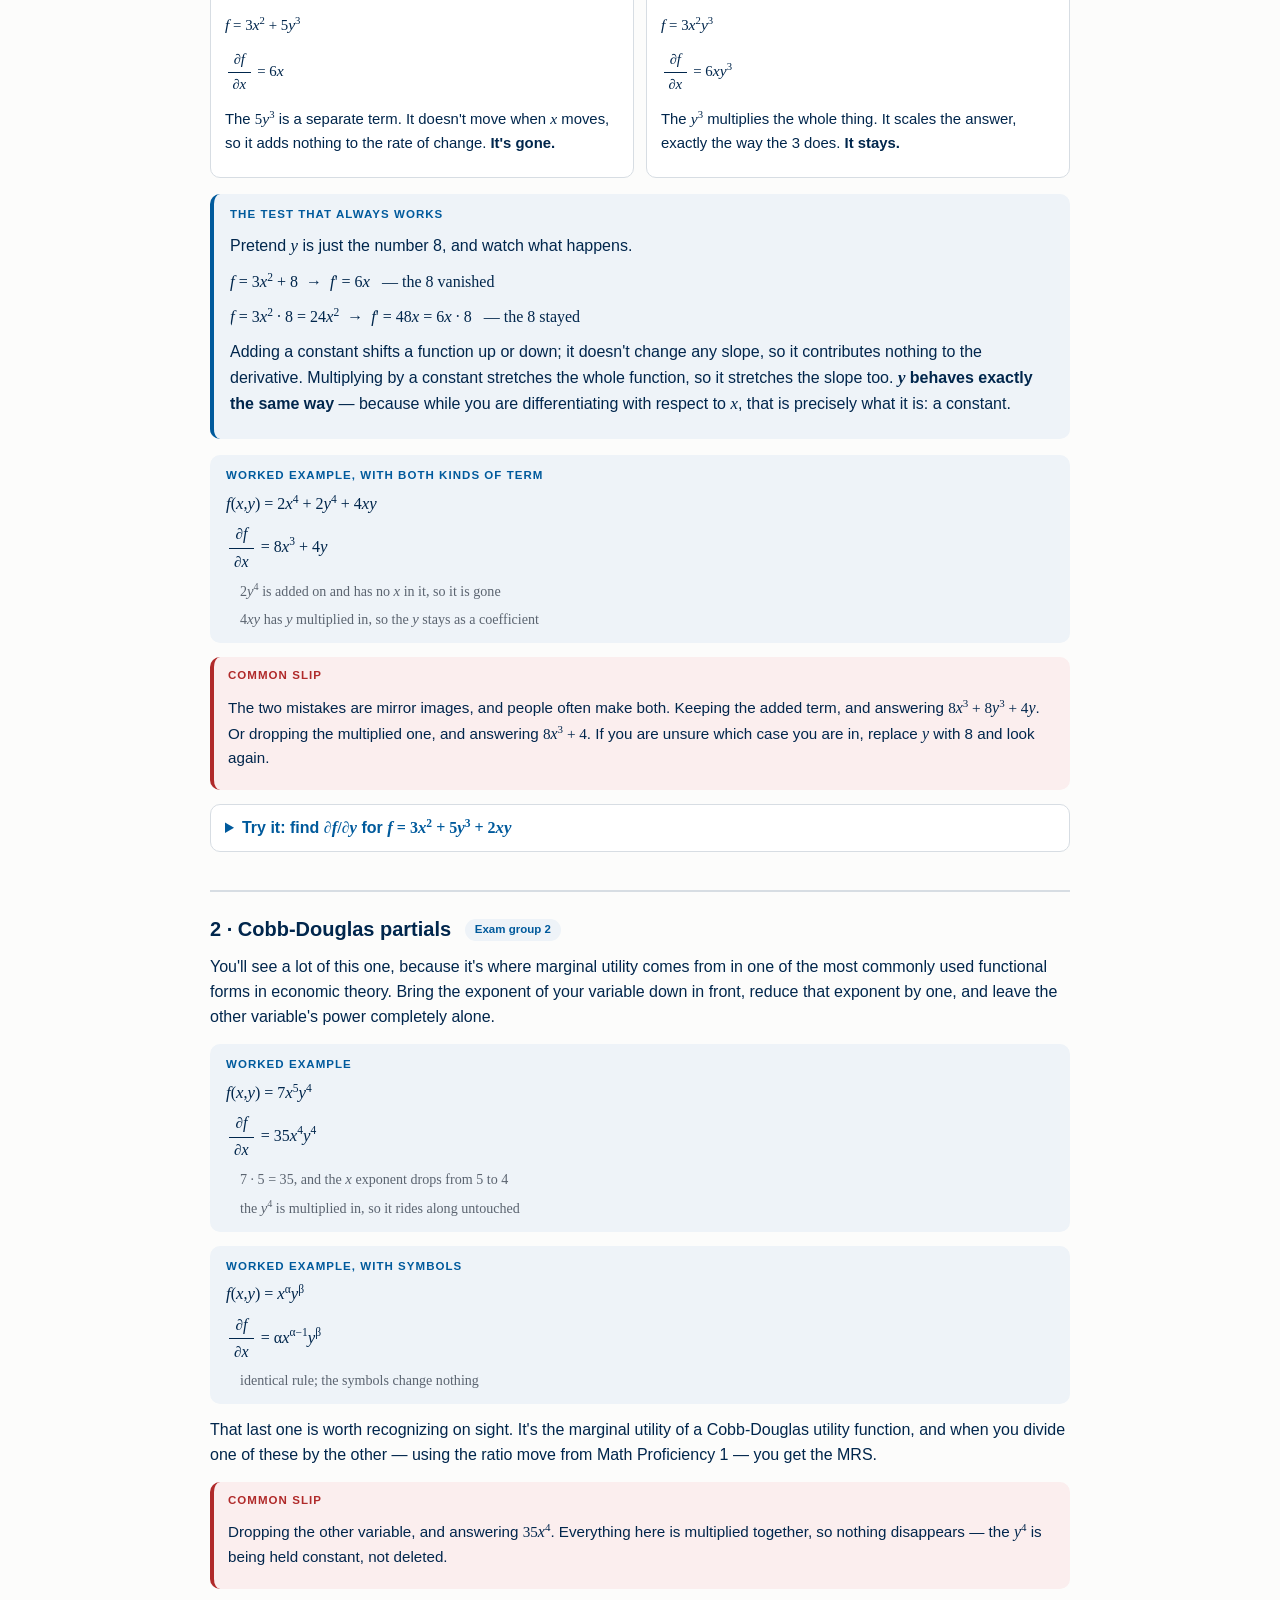
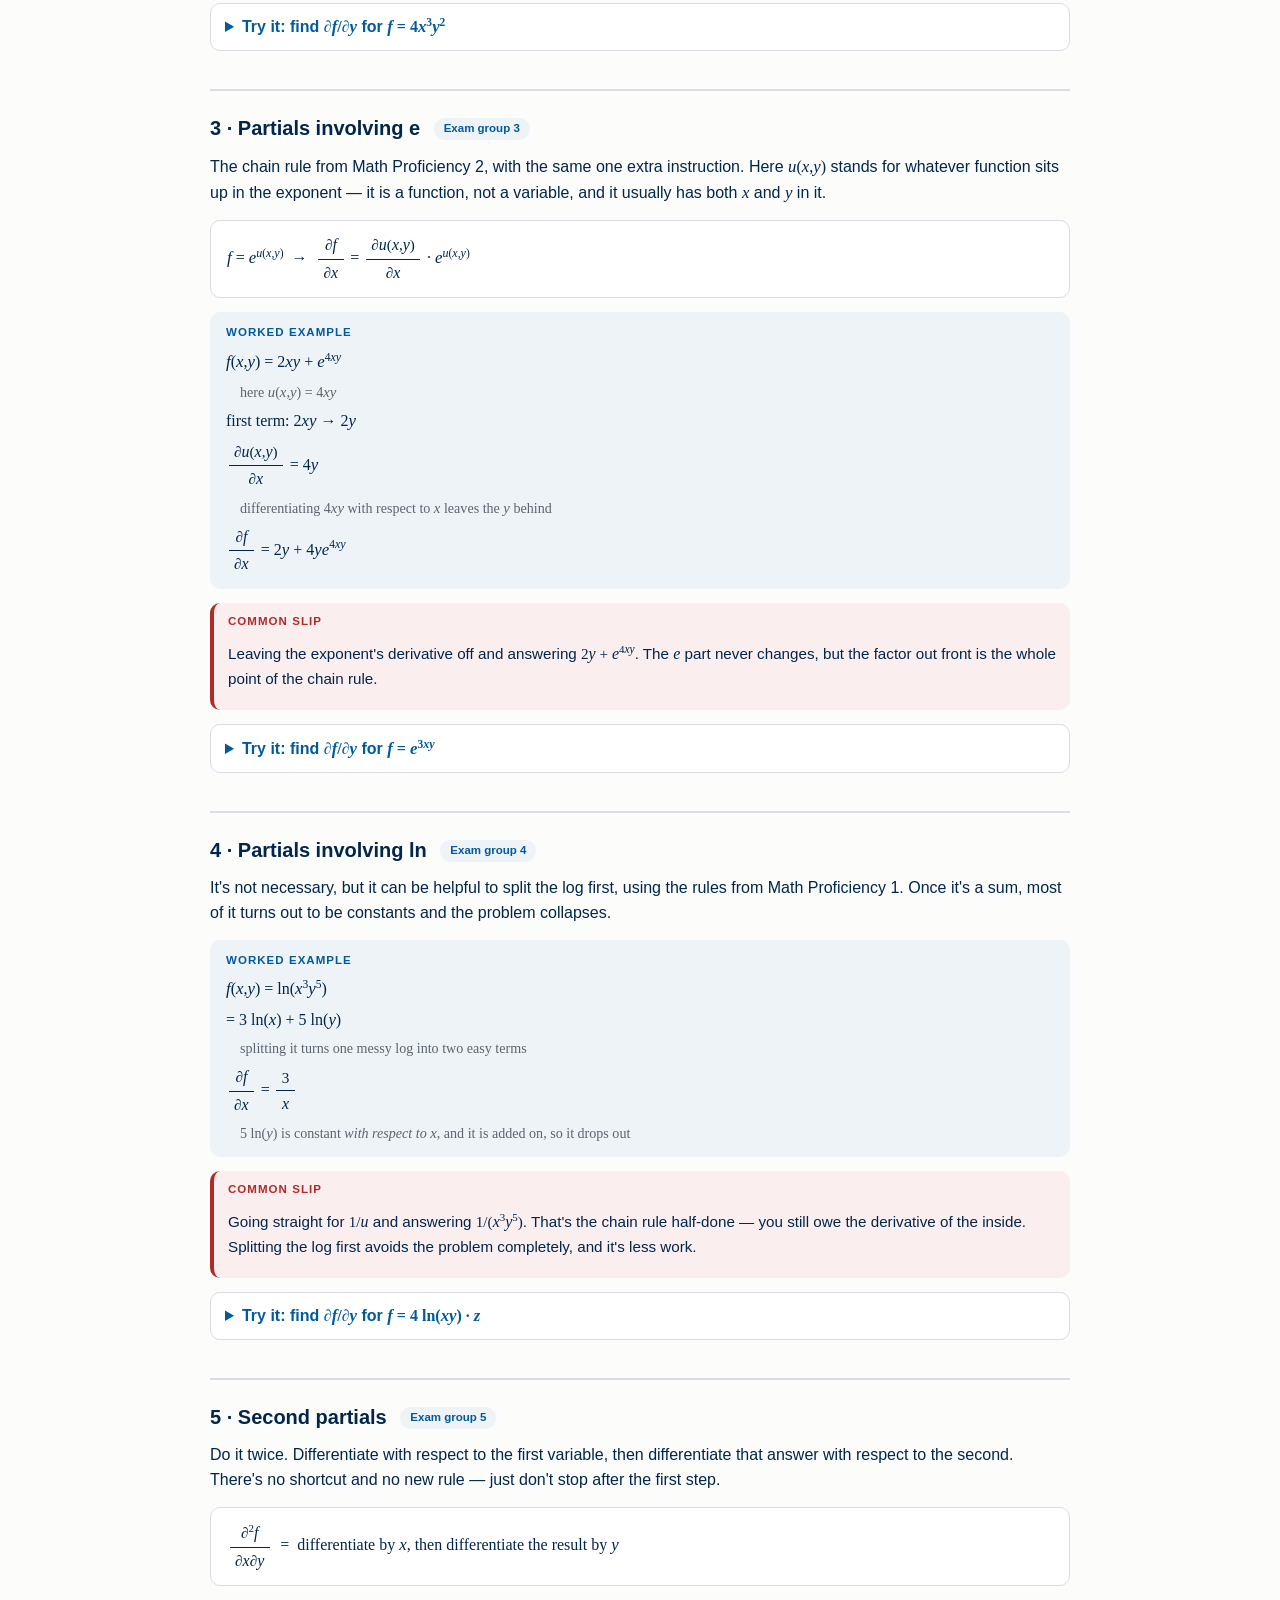
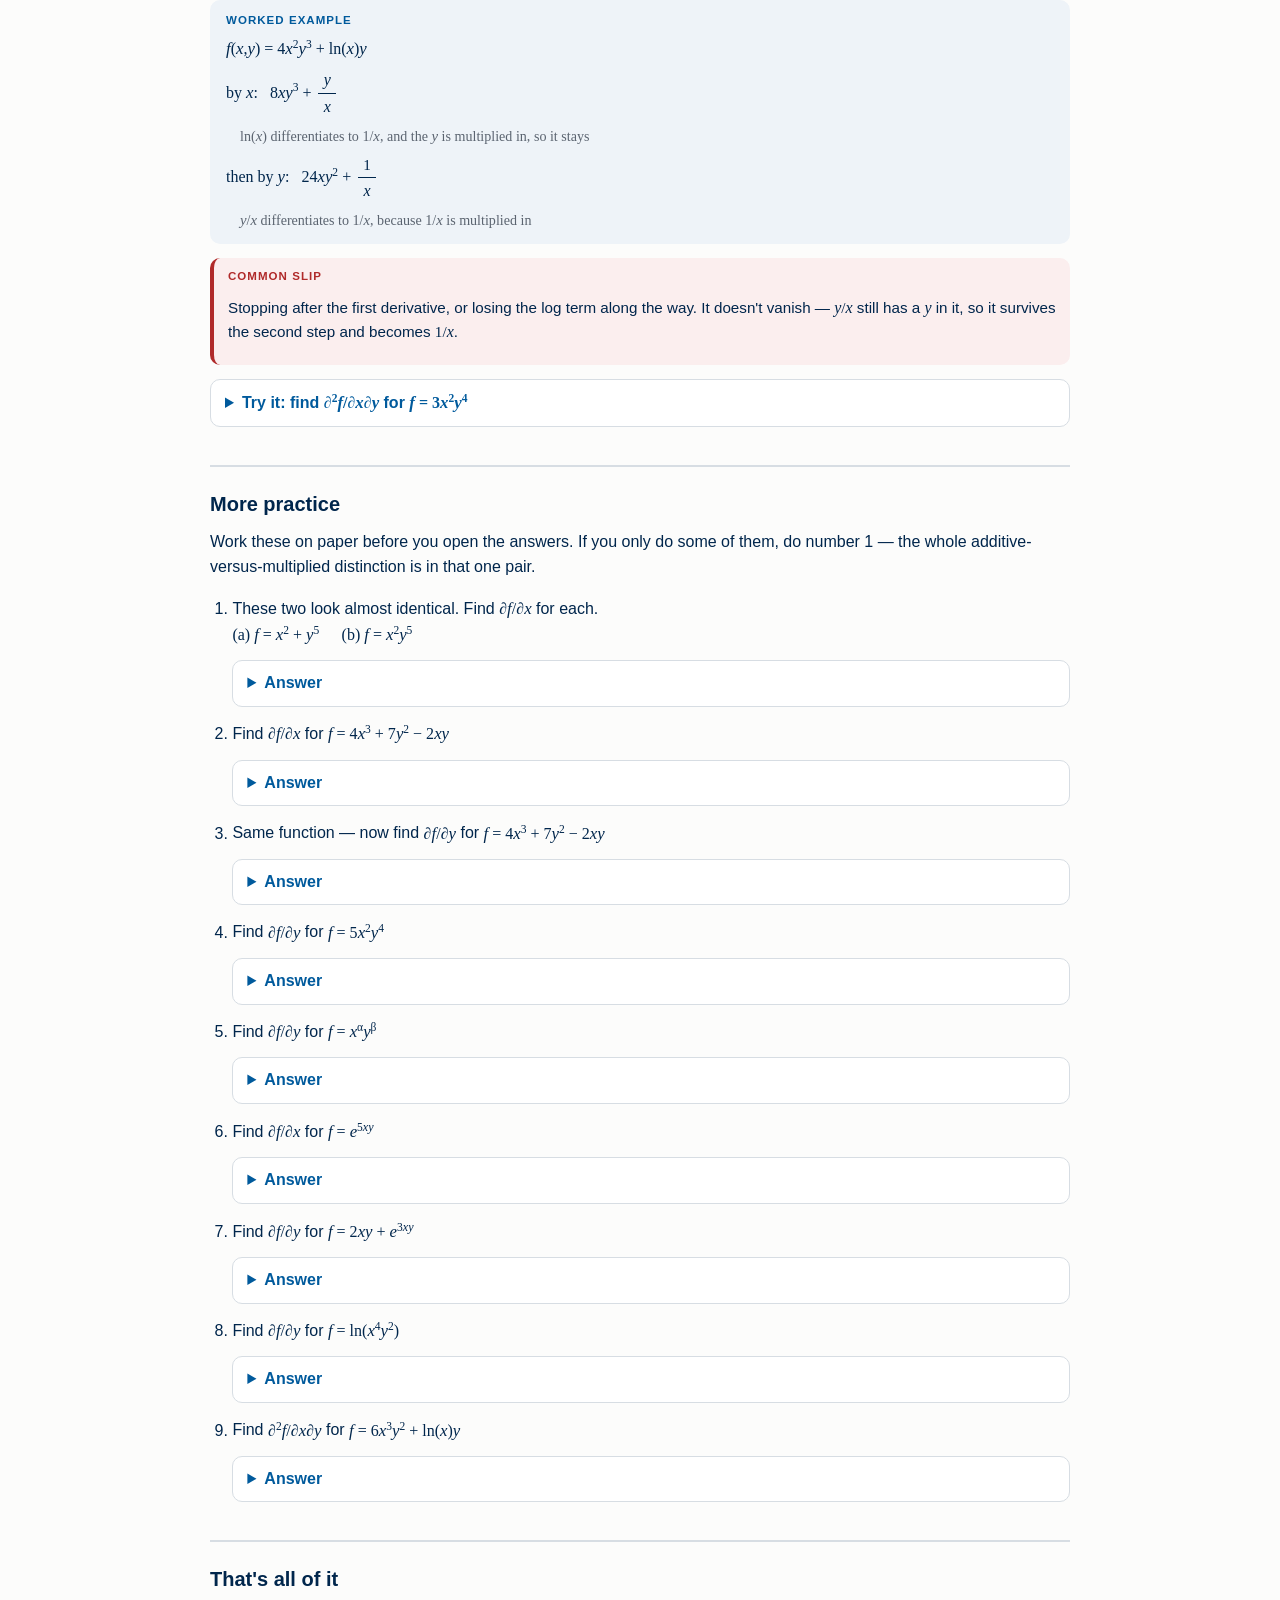
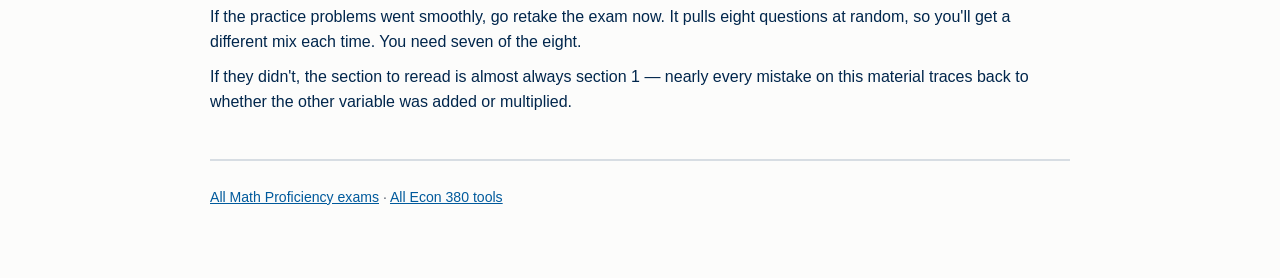
<file: math-proficiency/3/index.html>
<!doctype html>
<html lang="en">
<head>
<meta charset="utf-8">
<meta name="viewport" content="width=device-width, initial-scale=1">
<title>Math Proficiency 3 — Econ 380</title>
<link rel="stylesheet" href="../../assets/style.css">
</head>
<body>
<main>

  <h1>Partial derivatives</h1>
  <p class="kicker">ECON 380 · Math Proficiency 3 · About fifteen minutes</p>

  <p class="jump">Jump to:
    <a href="#s1">1 Holding the other variable constant</a> ·
    <a href="#s2">2 Cobb-Douglas partials</a> ·
    <a href="#s3">3 Partials involving e</a> ·
    <a href="#s4">4 Partials involving ln</a> ·
    <a href="#s5">5 Second partials</a> ·
    <a href="#more">More practice</a>
  </p>

  <div class="betanote">
    <b>This page covers the content you need to pass Math Proficiency 3.</b> Read the
    five rules, work the practice problems, then retake the exam. The section numbers
    match the exam's question groups, so if you missed a question about logs, section 4
    is the one to read.
  </div>

  <p><b>If you have never seen a partial derivative before, you are not behind.</b> Plenty
    of people arrive in this course without having met them, and they are much less new
    than they look. Every derivative rule you already know still applies, unchanged. There
    is exactly one thing added, and section 1 is entirely about that one thing. Take this
    page slowly and you will be fine — we use partial derivatives constantly, so it is
    worth the extra ten minutes now.</p>

  <!-- 1 -->
  <h2 id="s1">1 · Holding the other variable constant <span class="when">Exam group 1</span></h2>

  <p>A partial derivative is an ordinary derivative with one extra instruction: every
    variable except the one you are differentiating is treated as a number. That is the
    whole idea. Nothing else changes.</p>

  <div class="rules m">
    <div><span class="frac"><span>&part;<var>f</var></span><span>&part;<var>x</var></span></span>
      means: differentiate with respect to <var>x</var>, treat <var>y</var> as a constant</div>
    <div><span class="frac"><span>&part;<var>f</var></span><span>&part;<var>y</var></span></span>
      means: differentiate with respect to <var>y</var>, treat <var>x</var> as a constant</div>
  </div>

  <p>The curly <span class="m">&part;</span> instead of a straight
    <span class="m">d</span> is just a signal that the function has more than one variable
    and you are only moving one of them. You may also see the same thing written
    <span class="m"><var>f</var><sub>x</sub></span> or
    <span class="m"><var>f</var><sub>1</sub></span> — all three mean the same.</p>

  <p>Here is what that looks like. A function of two variables is a surface rather than a
    curve. Pin <span class="m"><var>y</var></span> at some value and the surface becomes an
    ordinary curve, which has an ordinary slope:</p>

  <figure class="fig">
    <svg viewBox="95 82 558 306" role="img"
         aria-label="A surface drawn as a family of curves. Each curve is the surface with y held at one fixed value, so along any one curve only x is changing. Two curves are highlighted at different values of y, showing that y can be held anywhere. The partial derivative with respect to x is the slope along whichever curve you are on.">
      <defs>
        <marker id="a3" viewBox="0 0 10 10" refX="9" refY="5" markerWidth="7"
                markerHeight="7" orient="auto-start-reverse">
          <path d="M 0 0 L 10 5 L 0 10 z" fill="currentColor" opacity=".55"/>
        </marker>
      </defs>

      <polyline points="318.0,303.0 329.5,310.1 341.0,316.2 352.5,321.3 364.0,325.5 375.5,328.7 387.0,330.9 398.5,332.1 410.0,332.4 421.5,331.7 433.0,330.0 444.5,327.3 456.0,323.7 467.5,319.1 479.0,313.5 490.5,306.9 502.0,299.4 513.5,290.9 525.0,281.4 536.5,270.9 548.0,259.5" fill="none" stroke="currentColor" stroke-width="1.4" opacity=".42"/>
      <polyline points="283.5,306.4 295.0,312.4 306.5,317.5 318.0,321.5 329.5,324.6 341.0,326.7 352.5,327.9 364.0,328.1 375.5,327.2 387.0,325.5 398.5,322.7 410.0,319.0 421.5,314.2 433.0,308.6 444.5,301.9 456.0,294.3 467.5,285.7 479.0,276.1 490.5,265.5 502.0,254.0 513.5,241.5" fill="none" stroke="currentColor" stroke-width="1.4" opacity=".42"/>
      <polyline points="214.5,302.7 226.0,306.6 237.5,309.5 249.0,311.4 260.5,312.4 272.0,312.3 283.5,311.3 295.0,309.3 306.5,306.4 318.0,302.5 329.5,297.6 341.0,291.7 352.5,284.8 364.0,277.0 375.5,268.2 387.0,258.4 398.5,247.7 410.0,235.9 421.5,223.2 433.0,209.5 444.5,194.9" fill="none" stroke="currentColor" stroke-width="1.4" opacity=".42"/>
      <polyline points="145.5,285.0 157.0,286.7 168.5,287.5 180.0,287.2 191.5,286.1 203.0,283.9 214.5,280.7 226.0,276.6 237.5,271.5 249.0,265.4 260.5,258.4 272.0,250.3 283.5,241.3 295.0,231.4 306.5,220.4 318.0,208.5 329.5,195.6 341.0,181.7 352.5,166.9 364.0,151.1 375.5,134.2" fill="none" stroke="currentColor" stroke-width="1.4" opacity=".42"/>
      <polyline points="111.0,270.9 122.5,271.5 134.0,271.2 145.5,269.9 157.0,267.6 168.5,264.4 180.0,260.2 191.5,255.0 203.0,248.8 214.5,241.6 226.0,233.5 237.5,224.4 249.0,214.3 260.5,203.3 272.0,191.3 283.5,178.3 295.0,164.3 306.5,149.4 318.0,133.4 329.5,116.5 341.0,98.7" fill="none" stroke="currentColor" stroke-width="1.4" opacity=".42"/>
      <polyline points="318.0,303.0 306.5,304.5 295.0,305.7 283.5,306.4 272.0,306.8 260.5,306.8 249.0,306.3 237.5,305.5 226.0,304.3 214.5,302.7 203.0,300.8 191.5,298.4 180.0,295.6 168.5,292.5 157.0,288.9 145.5,285.0 134.0,280.7 122.5,276.0 111.0,270.9" fill="none" stroke="currentColor" stroke-width="1" opacity=".22"/>
      <polyline points="433.0,330.0 421.5,328.0 410.0,325.5 398.5,322.7 387.0,319.5 375.5,315.9 364.0,311.9 352.5,307.5 341.0,302.7 329.5,297.6 318.0,292.0 306.5,286.1 295.0,279.7 283.5,273.0 272.0,265.9 260.5,258.4 249.0,250.5 237.5,242.2 226.0,233.5" fill="none" stroke="currentColor" stroke-width="1" opacity=".22"/>
      <polyline points="548.0,259.5 536.5,253.9 525.0,247.9 513.5,241.5 502.0,234.7 490.5,227.5 479.0,219.9 467.5,212.0 456.0,203.6 444.5,194.9 433.0,185.8 421.5,176.2 410.0,166.3 398.5,156.0 387.0,145.3 375.5,134.2 364.0,122.8 352.5,110.9 341.0,98.7" fill="none" stroke="currentColor" stroke-width="1" opacity=".22"/>
      <polyline points="249.0,306.3 260.5,311.3 272.0,315.2 283.5,318.2 295.0,320.2 306.5,321.3 318.0,321.4 329.5,320.5 341.0,318.6 352.5,315.7 364.0,311.9 375.5,307.1 387.0,301.3 398.5,294.5 410.0,286.8 421.5,278.1 433.0,268.4 444.5,257.8 456.0,246.1 467.5,233.5 479.0,219.9" fill="none" stroke="#D07000" stroke-width="2.4" opacity=".75"/>
      <polyline points="180.0,295.6 191.5,298.4 203.0,300.2 214.5,301.1 226.0,301.0 237.5,299.9 249.0,297.8 260.5,294.7 272.0,290.7 283.5,285.7 295.0,279.7 306.5,272.8 318.0,264.8 329.5,255.9 341.0,246.1 352.5,235.2 364.0,223.4 375.5,210.6 387.0,196.8 398.5,182.0 410.0,166.3" fill="none" stroke="#005A9C" stroke-width="3.4"/>

      <!-- the blue curve -->
      <line x1="252" y1="341" x2="232" y2="304" stroke="#005A9C" stroke-width="1" opacity=".8"/>
      <text x="246" y="356" font-size="12.5" font-weight="700" fill="#005A9C">hold y here</text>
      <text x="246" y="372" font-size="12" fill="#005A9C">and you have an ordinary curve in x</text>

      <!-- the orange curve -->
      <line x1="492" y1="196" x2="468" y2="223" stroke="#D07000" stroke-width="1" opacity=".8"/>
      <text x="500" y="184" font-size="12.5" font-weight="700" fill="#D07000">or hold y here</text>
      <text x="500" y="200" font-size="12" fill="#D07000">for a different curve</text>

      <!-- which way is which -->
      <line x1="116" y1="344" x2="166" y2="366" stroke="currentColor" stroke-width="1.4"
            opacity=".55" marker-end="url(#a3)"/>
      <text x="172" y="372" font-size="12" fill="currentColor" opacity=".7">x</text>
      <line x1="116" y1="344" x2="166" y2="323" stroke="currentColor" stroke-width="1.4"
            opacity=".55" marker-end="url(#a3)"/>
      <text x="172" y="322" font-size="12" fill="currentColor" opacity=".7">y</text>
    </svg>
    <figcaption>Every curve here is the same surface with <span class="m"><var>y</var></span>
      pinned at one value, so walking along a curve changes only
      <span class="m"><var>x</var></span>. That turns a two-variable function into an
      ordinary one-variable one, and
      <span class="m">&part;<var>f</var>/&part;<var>x</var></span> is just its slope. You can
      pin <span class="m"><var>y</var></span> anywhere &mdash; two choices are drawn here, and
      the formula you get covers all of them at once.
    </figcaption>
  </figure>

  <p>You are not stuck with the value you pinned. Pin
    <span class="m"><var>y</var></span> somewhere else and you get a different curve with a
    different slope — and the formula you get for
    <span class="m">&part;<var>f</var>/&part;<var>x</var></span> covers every one of them at
    once. That is why the answer often still has
    <span class="m"><var>y</var></span> in it.</p>

  <h3>Why <span class="m"><var>y</var></span> sometimes disappears and sometimes doesn't</h3>

  <p>This is the part that trips almost everyone, and it is worth getting straight before
    you go further. Whether <span class="m"><var>y</var></span> survives depends entirely
    on whether it is <em>added</em> or <em>multiplied</em>.</p>

  <div class="contrast">
    <div>
      <p class="h" style="color:var(--warm)">Added</p>
      <p class="m"><var>f</var> = 3<var>x</var><sup>2</sup> + 5<var>y</var><sup>3</sup></p>
      <p class="m"><span class="frac"><span>&part;<var>f</var></span><span>&part;<var>x</var></span></span>
        = 6<var>x</var></p>
      <p>The <span class="m">5<var>y</var><sup>3</sup></span> is a separate term. It doesn't
        move when <span class="m"><var>x</var></span> moves, so it adds nothing to the rate
        of change. <b>It's gone.</b></p>
    </div>
    <div>
      <p class="h" style="color:var(--accent)">Multiplied</p>
      <p class="m"><var>f</var> = 3<var>x</var><sup>2</sup><var>y</var><sup>3</sup></p>
      <p class="m"><span class="frac"><span>&part;<var>f</var></span><span>&part;<var>x</var></span></span>
        = 6<var>x</var><var>y</var><sup>3</sup></p>
      <p>The <span class="m"><var>y</var><sup>3</sup></span> multiplies the whole thing. It
        scales the answer, exactly the way the 3 does. <b>It stays.</b></p>
    </div>
  </div>

  <div class="keyidea">
    <p class="h">The test that always works</p>
    <p>Pretend <span class="m"><var>y</var></span> is just the number 8, and watch what
      happens.</p>
    <div class="rules m" style="background:transparent;border:0;padding:0;margin:10px 0">
      <div><var>f</var> = 3<var>x</var><sup>2</sup> + 8 &nbsp;&rarr;&nbsp;
        <var>f</var>&apos; = 6<var>x</var> &nbsp; — the 8 vanished</div>
      <div><var>f</var> = 3<var>x</var><sup>2</sup> · 8 = 24<var>x</var><sup>2</sup>
        &nbsp;&rarr;&nbsp; <var>f</var>&apos; = 48<var>x</var> = 6<var>x</var> · 8
        &nbsp; — the 8 stayed</div>
    </div>
    <p>Adding a constant shifts a function up or down; it doesn't change any slope, so it
      contributes nothing to the derivative. Multiplying by a constant stretches the whole
      function, so it stretches the slope too. <b><span class="m"><var>y</var></span>
      behaves exactly the same way</b> — because while you are differentiating with respect
      to <span class="m"><var>x</var></span>, that is precisely what it is: a constant.</p>
  </div>

  <div class="worked">
    <p class="boxlabel">Worked example, with both kinds of term</p>
    <div class="steps m">
      <div><var>f</var>(<var>x</var>,<var>y</var>) = 2<var>x</var><sup>4</sup> + 2<var>y</var><sup>4</sup> + 4<var>xy</var></div>
      <div><span class="frac"><span>&part;<var>f</var></span><span>&part;<var>x</var></span></span>
        = 8<var>x</var><sup>3</sup> + 4<var>y</var></div>
      <div class="note">2<var>y</var><sup>4</sup> is added on and has no <var>x</var> in it, so it is gone</div>
      <div class="note">4<var>xy</var> has <var>y</var> multiplied in, so the <var>y</var> stays as a coefficient</div>
    </div>
  </div>

  <div class="slip">
    <p class="boxlabel">Common slip</p>
    <p>The two mistakes are mirror images, and people often make both. Keeping the added
      term, and answering
      <span class="m">8<var>x</var><sup>3</sup> + 8<var>y</var><sup>3</sup> + 4<var>y</var></span>.
      Or dropping the multiplied one, and answering
      <span class="m">8<var>x</var><sup>3</sup> + 4</span>. If you are unsure which case
      you are in, replace <span class="m"><var>y</var></span> with 8 and look again.</p>
  </div>

  <details>
    <summary>Try it: find <span class="m">&part;<var>f</var>/&part;<var>y</var></span> for <span class="m"><var>f</var> = 3<var>x</var><sup>2</sup> + 5<var>y</var><sup>3</sup> + 2<var>xy</var></span></summary>
    <p class="result m">15<var>y</var><sup>2</sup> + 2<var>x</var></p>
    <p>The <span class="m">3<var>x</var><sup>2</sup></span> is added on with no
      <span class="m"><var>y</var></span> in it, so it goes. The
      <span class="m">5<var>y</var><sup>3</sup></span> differentiates normally. The
      <span class="m">2<var>xy</var></span> has <span class="m"><var>x</var></span>
      multiplied in, so the <span class="m"><var>x</var></span> stays.</p>
  </details>

  <!-- 2 -->
  <h2 id="s2">2 · Cobb-Douglas partials <span class="when">Exam group 2</span></h2>

  <p>You'll see a lot of this one, because it's where marginal utility comes from in one
    of the most commonly used functional forms in economic theory. Bring the exponent of
    your variable down in front, reduce that exponent by one, and leave the other
    variable's power completely alone.</p>

  <div class="worked">
    <p class="boxlabel">Worked example</p>
    <div class="steps m">
      <div><var>f</var>(<var>x</var>,<var>y</var>) = 7<var>x</var><sup>5</sup><var>y</var><sup>4</sup></div>
      <div><span class="frac"><span>&part;<var>f</var></span><span>&part;<var>x</var></span></span>
        = 35<var>x</var><sup>4</sup><var>y</var><sup>4</sup></div>
      <div class="note">7 · 5 = 35, and the <var>x</var> exponent drops from 5 to 4</div>
      <div class="note">the <var>y</var><sup>4</sup> is multiplied in, so it rides along untouched</div>
    </div>
  </div>

  <div class="worked">
    <p class="boxlabel">Worked example, with symbols</p>
    <div class="steps m">
      <div><var>f</var>(<var>x</var>,<var>y</var>) = <var>x</var><sup>&alpha;</sup><var>y</var><sup>&beta;</sup></div>
      <div><span class="frac"><span>&part;<var>f</var></span><span>&part;<var>x</var></span></span>
        = &alpha;<var>x</var><sup>&alpha;−1</sup><var>y</var><sup>&beta;</sup></div>
      <div class="note">identical rule; the symbols change nothing</div>
    </div>
  </div>

  <p>That last one is worth recognizing on sight. It's the marginal utility of a
    Cobb-Douglas utility function, and when you divide one of these by the other — using
    the ratio move from Math Proficiency 1 — you get the MRS.</p>

  <div class="slip">
    <p class="boxlabel">Common slip</p>
    <p>Dropping the other variable, and answering
      <span class="m">35<var>x</var><sup>4</sup></span>. Everything here is multiplied
      together, so nothing disappears — the
      <span class="m"><var>y</var><sup>4</sup></span> is being held constant, not deleted.</p>
  </div>

  <details>
    <summary>Try it: find <span class="m">&part;<var>f</var>/&part;<var>y</var></span> for <span class="m"><var>f</var> = 4<var>x</var><sup>3</sup><var>y</var><sup>2</sup></span></summary>
    <p class="result m">8<var>x</var><sup>3</sup><var>y</var></p>
    <p>4 · 2 = 8, the <span class="m"><var>y</var></span> exponent drops from 2 to 1, and
      <span class="m"><var>x</var><sup>3</sup></span> comes along unchanged.</p>
  </details>

  <!-- 3 -->
  <h2 id="s3">3 · Partials involving e <span class="when">Exam group 3</span></h2>

  <p>The chain rule from Math Proficiency 2, with the same one extra instruction. Here
    <span class="m"><var>u</var>(<var>x</var>,<var>y</var>)</span> stands for whatever
    function sits up in the exponent — it is a function, not a variable, and it usually has
    both <span class="m"><var>x</var></span> and <span class="m"><var>y</var></span> in it.</p>

  <div class="rules m">
    <div><var>f</var> = <var>e</var><sup><var>u</var>(<var>x</var>,<var>y</var>)</sup>
      &nbsp;&rarr;&nbsp;
      <span class="frac"><span>&part;<var>f</var></span><span>&part;<var>x</var></span></span>
      = <span class="frac"><span>&part;<var>u</var>(<var>x</var>,<var>y</var>)</span><span>&part;<var>x</var></span></span>
      · <var>e</var><sup><var>u</var>(<var>x</var>,<var>y</var>)</sup></div>
  </div>

  <div class="worked">
    <p class="boxlabel">Worked example</p>
    <div class="steps m">
      <div><var>f</var>(<var>x</var>,<var>y</var>) = 2<var>xy</var> + <var>e</var><sup>4<var>xy</var></sup></div>
      <div class="note">here <var>u</var>(<var>x</var>,<var>y</var>) = 4<var>xy</var></div>
      <div>first term: 2<var>xy</var> &rarr; 2<var>y</var></div>
      <div><span class="frac"><span>&part;<var>u</var>(<var>x</var>,<var>y</var>)</span><span>&part;<var>x</var></span></span>
        = 4<var>y</var></div>
      <div class="note">differentiating 4<var>xy</var> with respect to <var>x</var> leaves the <var>y</var> behind</div>
      <div><span class="frac"><span>&part;<var>f</var></span><span>&part;<var>x</var></span></span>
        = 2<var>y</var> + 4<var>y</var><var>e</var><sup>4<var>xy</var></sup></div>
    </div>
  </div>

  <div class="slip">
    <p class="boxlabel">Common slip</p>
    <p>Leaving the exponent's derivative off and answering
      <span class="m">2<var>y</var> + <var>e</var><sup>4<var>xy</var></sup></span>. The
      <span class="m"><var>e</var></span> part never changes, but the factor out front is
      the whole point of the chain rule.</p>
  </div>

  <details>
    <summary>Try it: find <span class="m">&part;<var>f</var>/&part;<var>y</var></span> for <span class="m"><var>f</var> = <var>e</var><sup>3<var>xy</var></sup></span></summary>
    <p class="result m">3<var>x</var><var>e</var><sup>3<var>xy</var></sup></p>
    <p>Here <span class="m"><var>u</var>(<var>x</var>,<var>y</var>) = 3<var>xy</var></span>,
      and <span class="m">&part;<var>u</var>/&part;<var>y</var> = 3<var>x</var></span>. That
      multiplies the unchanged
      <span class="m"><var>e</var><sup>3<var>xy</var></sup></span>.</p>
  </details>

  <!-- 4 -->
  <h2 id="s4">4 · Partials involving ln <span class="when">Exam group 4</span></h2>

  <p>It's not necessary, but it can be helpful to split the log first, using the rules from
    Math Proficiency 1. Once it's a sum, most of it turns out to be constants and the
    problem collapses.</p>

  <div class="worked">
    <p class="boxlabel">Worked example</p>
    <div class="steps m">
      <div><var>f</var>(<var>x</var>,<var>y</var>) = ln(<var>x</var><sup>3</sup><var>y</var><sup>5</sup>)</div>
      <div>= 3 ln(<var>x</var>) + 5 ln(<var>y</var>)</div>
      <div class="note">splitting it turns one messy log into two easy terms</div>
      <div><span class="frac"><span>&part;<var>f</var></span><span>&part;<var>x</var></span></span>
        = <span class="frac"><span>3</span><span><var>x</var></span></span></div>
      <div class="note">5 ln(<var>y</var>) is constant <em>with respect to <var>x</var></em>, and it is added on, so it drops out</div>
    </div>
  </div>

  <div class="slip">
    <p class="boxlabel">Common slip</p>
    <p>Going straight for <span class="m">1/<var>u</var></span> and answering
      <span class="m">1/(<var>x</var><sup>3</sup><var>y</var><sup>5</sup>)</span>. That's the
      chain rule half-done — you still owe the derivative of the inside. Splitting the log
      first avoids the problem completely, and it's less work.</p>
  </div>

  <details>
    <summary>Try it: find <span class="m">&part;<var>f</var>/&part;<var>y</var></span> for <span class="m"><var>f</var> = 4 ln(<var>xy</var>) · <var>z</var></span></summary>
    <p class="result m"><span class="frac"><span>4<var>z</var></span><span><var>y</var></span></span></p>
    <p>Split: <span class="m">4<var>z</var> ln(<var>x</var>) + 4<var>z</var> ln(<var>y</var>)</span>.
      The first term is constant with respect to <span class="m"><var>y</var></span> and is
      added on, so it goes. In the second, <span class="m">4<var>z</var></span> is
      multiplied in, so it stays — giving
      <span class="m">4<var>z</var>/<var>y</var></span>.</p>
  </details>

  <!-- 5 -->
  <h2 id="s5">5 · Second partials <span class="when">Exam group 5</span></h2>

  <p>Do it twice. Differentiate with respect to the first variable, then differentiate that
    answer with respect to the second. There's no shortcut and no new rule — just don't
    stop after the first step.</p>

  <div class="rules m">
    <div><span class="frac"><span>&part;<sup>2</sup><var>f</var></span><span>&part;<var>x</var>&part;<var>y</var></span></span>
      &nbsp;=&nbsp; differentiate by <var>x</var>, then differentiate the result by <var>y</var></div>
  </div>

  <div class="worked">
    <p class="boxlabel">Worked example</p>
    <div class="steps m">
      <div><var>f</var>(<var>x</var>,<var>y</var>) = 4<var>x</var><sup>2</sup><var>y</var><sup>3</sup> + ln(<var>x</var>)<var>y</var></div>
      <div>by <var>x</var>: &nbsp; 8<var>xy</var><sup>3</sup> +
        <span class="frac"><span><var>y</var></span><span><var>x</var></span></span></div>
      <div class="note">ln(<var>x</var>) differentiates to 1/<var>x</var>, and the <var>y</var> is multiplied in, so it stays</div>
      <div>then by <var>y</var>: &nbsp; 24<var>xy</var><sup>2</sup> +
        <span class="frac"><span>1</span><span><var>x</var></span></span></div>
      <div class="note"><var>y</var>/<var>x</var> differentiates to 1/<var>x</var>, because 1/<var>x</var> is multiplied in</div>
    </div>
  </div>

  <div class="slip">
    <p class="boxlabel">Common slip</p>
    <p>Stopping after the first derivative, or losing the log term along the way. It doesn't
      vanish — <span class="m"><var>y</var>/<var>x</var></span> still has a
      <span class="m"><var>y</var></span> in it, so it survives the second step and becomes
      <span class="m">1/<var>x</var></span>.</p>
  </div>

  <details>
    <summary>Try it: find <span class="m">&part;<sup>2</sup><var>f</var>/&part;<var>x</var>&part;<var>y</var></span> for <span class="m"><var>f</var> = 3<var>x</var><sup>2</sup><var>y</var><sup>4</sup></span></summary>
    <p class="result m">24<var>x</var><var>y</var><sup>3</sup></p>
    <p>By <span class="m"><var>x</var></span> first:
      <span class="m">6<var>xy</var><sup>4</sup></span>. Then by
      <span class="m"><var>y</var></span>: <span class="m">24<var>xy</var><sup>3</sup></span>.
      Both exponents end up one lower than they started.</p>
  </details>

  <!-- more practice -->
  <h2 id="more">More practice</h2>

  <p>Work these on paper before you open the answers. If you only do some of them, do
    number 1 — the whole additive-versus-multiplied distinction is in that one pair.</p>

  <ol class="practice">
    <li>
      <div class="q">These two look almost identical. Find
        <span class="m">&part;<var>f</var>/&part;<var>x</var></span> for each.
        <br><span class="m">(a) <var>f</var> = <var>x</var><sup>2</sup> + <var>y</var><sup>5</sup></span>
        &nbsp;&nbsp;&nbsp;
        <span class="m">(b) <var>f</var> = <var>x</var><sup>2</sup><var>y</var><sup>5</sup></span></div>
      <details>
        <summary>Answer</summary>
        <p class="result m">(a) 2<var>x</var> &nbsp;&nbsp;&nbsp; (b) 2<var>xy</var><sup>5</sup></p>
        <p>In (a) the <span class="m"><var>y</var><sup>5</sup></span> is added on, so it
          contributes nothing to how <span class="m"><var>f</var></span> changes with
          <span class="m"><var>x</var></span>. In (b) it multiplies, so it scales the
          answer. Same symbols, opposite fates.</p>
      </details>
    </li>
    <li>
      <div class="q">Find <span class="m">&part;<var>f</var>/&part;<var>x</var></span> for
        <span class="m"><var>f</var> = 4<var>x</var><sup>3</sup> + 7<var>y</var><sup>2</sup> − 2<var>xy</var></span></div>
      <details>
        <summary>Answer</summary>
        <p class="result m">12<var>x</var><sup>2</sup> − 2<var>y</var></p>
        <p>The <span class="m">7<var>y</var><sup>2</sup></span> is added on and goes; the
          <span class="m">−2<var>xy</var></span> keeps its <span class="m"><var>y</var></span>.</p>
      </details>
    </li>
    <li>
      <div class="q">Same function — now find
        <span class="m">&part;<var>f</var>/&part;<var>y</var></span> for
        <span class="m"><var>f</var> = 4<var>x</var><sup>3</sup> + 7<var>y</var><sup>2</sup> − 2<var>xy</var></span></div>
      <details>
        <summary>Answer</summary>
        <p class="result m">14<var>y</var> − 2<var>x</var></p>
        <p>Now it's <span class="m">4<var>x</var><sup>3</sup></span> that disappears, and
          the cross term keeps its <span class="m"><var>x</var></span> instead.</p>
      </details>
    </li>
    <li>
      <div class="q">Find <span class="m">&part;<var>f</var>/&part;<var>y</var></span> for
        <span class="m"><var>f</var> = 5<var>x</var><sup>2</sup><var>y</var><sup>4</sup></span></div>
      <details>
        <summary>Answer</summary>
        <p class="result m">20<var>x</var><sup>2</sup><var>y</var><sup>3</sup></p>
        <p>5 · 4 = 20, the <span class="m"><var>y</var></span> exponent drops to 3, and
          <span class="m"><var>x</var><sup>2</sup></span> is untouched.</p>
      </details>
    </li>
    <li>
      <div class="q">Find <span class="m">&part;<var>f</var>/&part;<var>y</var></span> for
        <span class="m"><var>f</var> = <var>x</var><sup>&alpha;</sup><var>y</var><sup>&beta;</sup></span></div>
      <details>
        <summary>Answer</summary>
        <p class="result m">&beta;<var>x</var><sup>&alpha;</sup><var>y</var><sup>&beta;−1</sup></p>
        <p>This is a marginal utility. You will write it many times this semester.</p>
      </details>
    </li>
    <li>
      <div class="q">Find <span class="m">&part;<var>f</var>/&part;<var>x</var></span> for
        <span class="m"><var>f</var> = <var>e</var><sup>5<var>xy</var></sup></span></div>
      <details>
        <summary>Answer</summary>
        <p class="result m">5<var>y</var><var>e</var><sup>5<var>xy</var></sup></p>
        <p><span class="m"><var>u</var>(<var>x</var>,<var>y</var>) = 5<var>xy</var></span>,
          so <span class="m">&part;<var>u</var>/&part;<var>x</var> = 5<var>y</var></span>.</p>
      </details>
    </li>
    <li>
      <div class="q">Find <span class="m">&part;<var>f</var>/&part;<var>y</var></span> for
        <span class="m"><var>f</var> = 2<var>xy</var> + <var>e</var><sup>3<var>xy</var></sup></span></div>
      <details>
        <summary>Answer</summary>
        <p class="result m">2<var>x</var> + 3<var>x</var><var>e</var><sup>3<var>xy</var></sup></p>
        <p>Both terms keep an <span class="m"><var>x</var></span>, because in both it is
          multiplied in rather than added on.</p>
      </details>
    </li>
    <li>
      <div class="q">Find <span class="m">&part;<var>f</var>/&part;<var>y</var></span> for
        <span class="m"><var>f</var> = ln(<var>x</var><sup>4</sup><var>y</var><sup>2</sup>)</span></div>
      <details>
        <summary>Answer</summary>
        <p class="result m"><span class="frac"><span>2</span><span><var>y</var></span></span></p>
        <p>Split it: <span class="m">4 ln(<var>x</var>) + 2 ln(<var>y</var>)</span>. The
          first term is constant with respect to <span class="m"><var>y</var></span> and
          added on, so it goes.</p>
      </details>
    </li>
    <li>
      <div class="q">Find
        <span class="m">&part;<sup>2</sup><var>f</var>/&part;<var>x</var>&part;<var>y</var></span> for
        <span class="m"><var>f</var> = 6<var>x</var><sup>3</sup><var>y</var><sup>2</sup> + ln(<var>x</var>)<var>y</var></span></div>
      <details>
        <summary>Answer</summary>
        <p class="result m">36<var>x</var><sup>2</sup><var>y</var> +
          <span class="frac"><span>1</span><span><var>x</var></span></span></p>
        <p>By <span class="m"><var>x</var></span> first:
          <span class="m">18<var>x</var><sup>2</sup><var>y</var><sup>2</sup> + <var>y</var>/<var>x</var></span>.
          Then by <span class="m"><var>y</var></span>:
          <span class="m">36<var>x</var><sup>2</sup><var>y</var> + 1/<var>x</var></span>.</p>
      </details>
    </li>
  </ol>

  <h2>That's all of it</h2>

  <p>If the practice problems went smoothly, go retake the exam now. It pulls eight
    questions at random, so you'll get a different mix each time. You need seven of the
    eight.</p>

  <p>If they didn't, the section to reread is almost always section 1 — nearly every
    mistake on this material traces back to whether the other variable was added or
    multiplied.</p>

  <div class="footer">
    <p><a href="../">All Math Proficiency exams</a> · <a href="../../">All Econ 380 tools</a></p>
  </div>

</main>
</body>
</html>
</file>
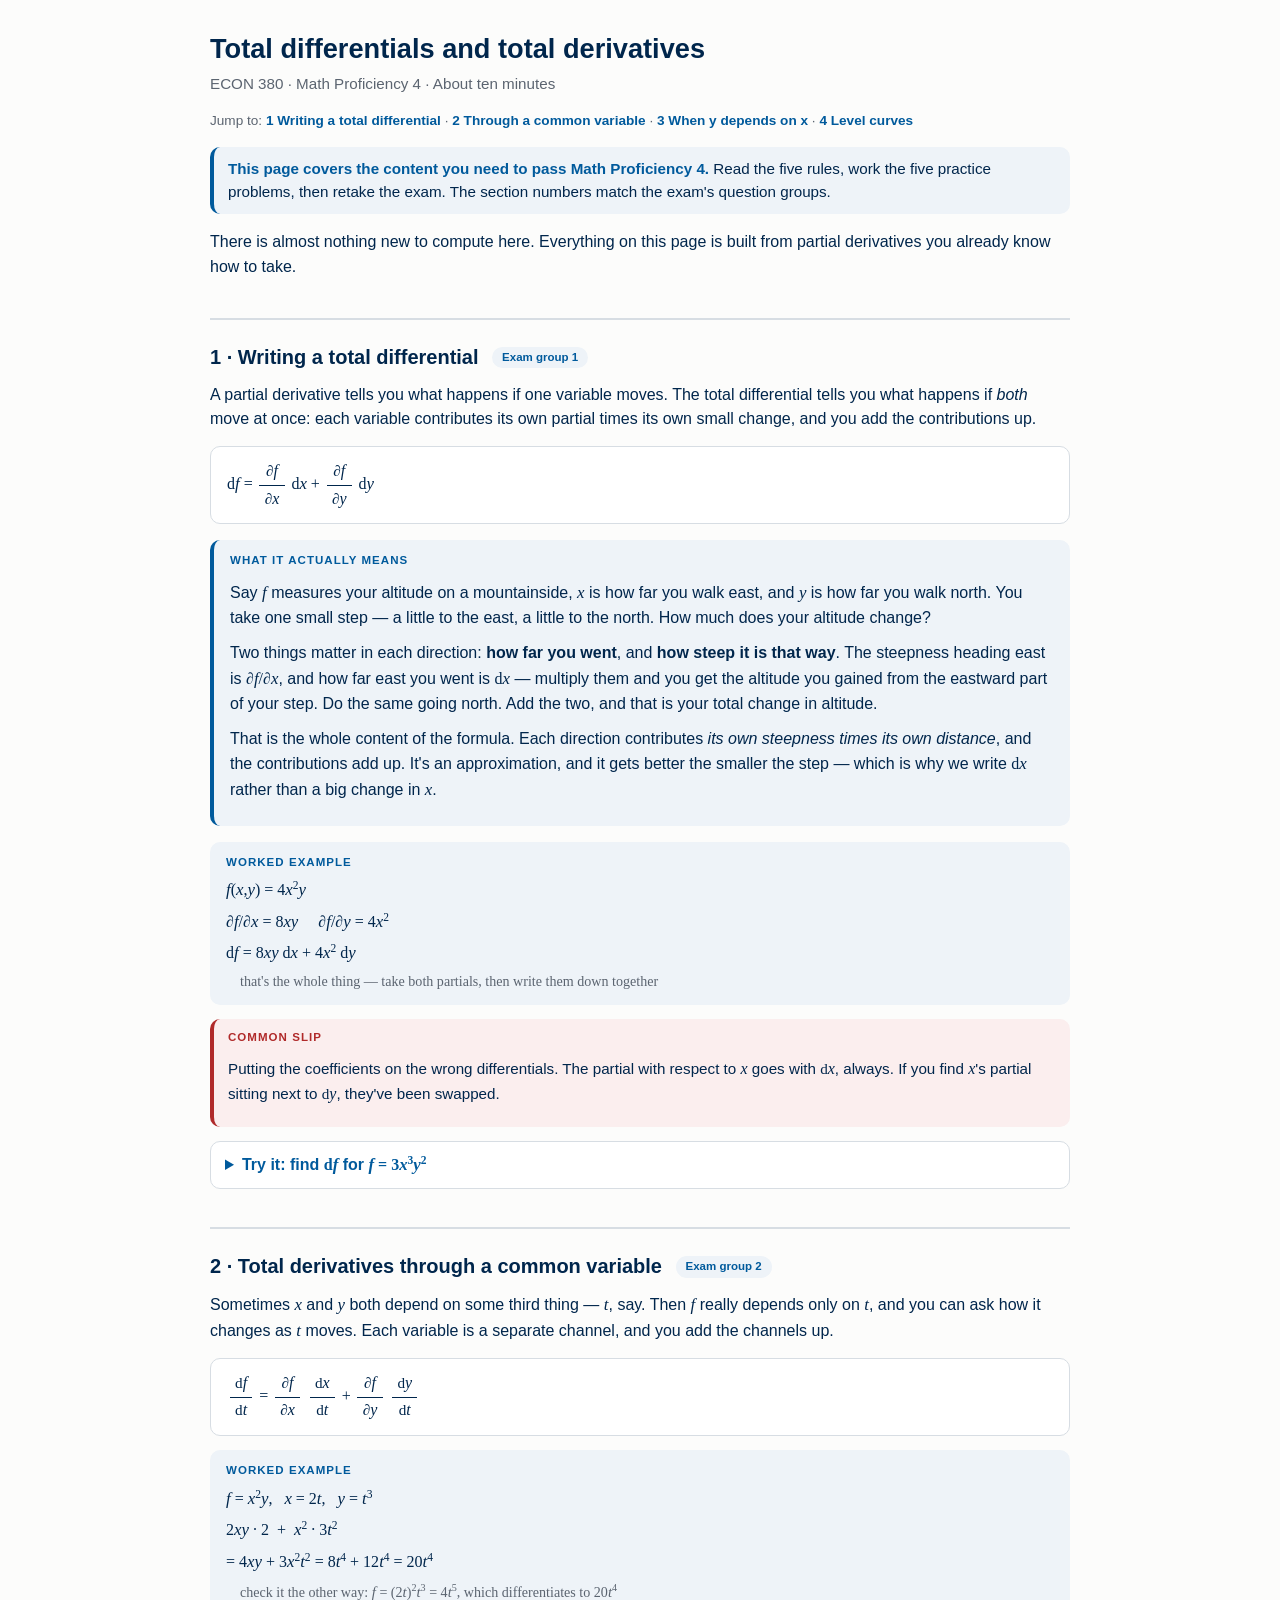
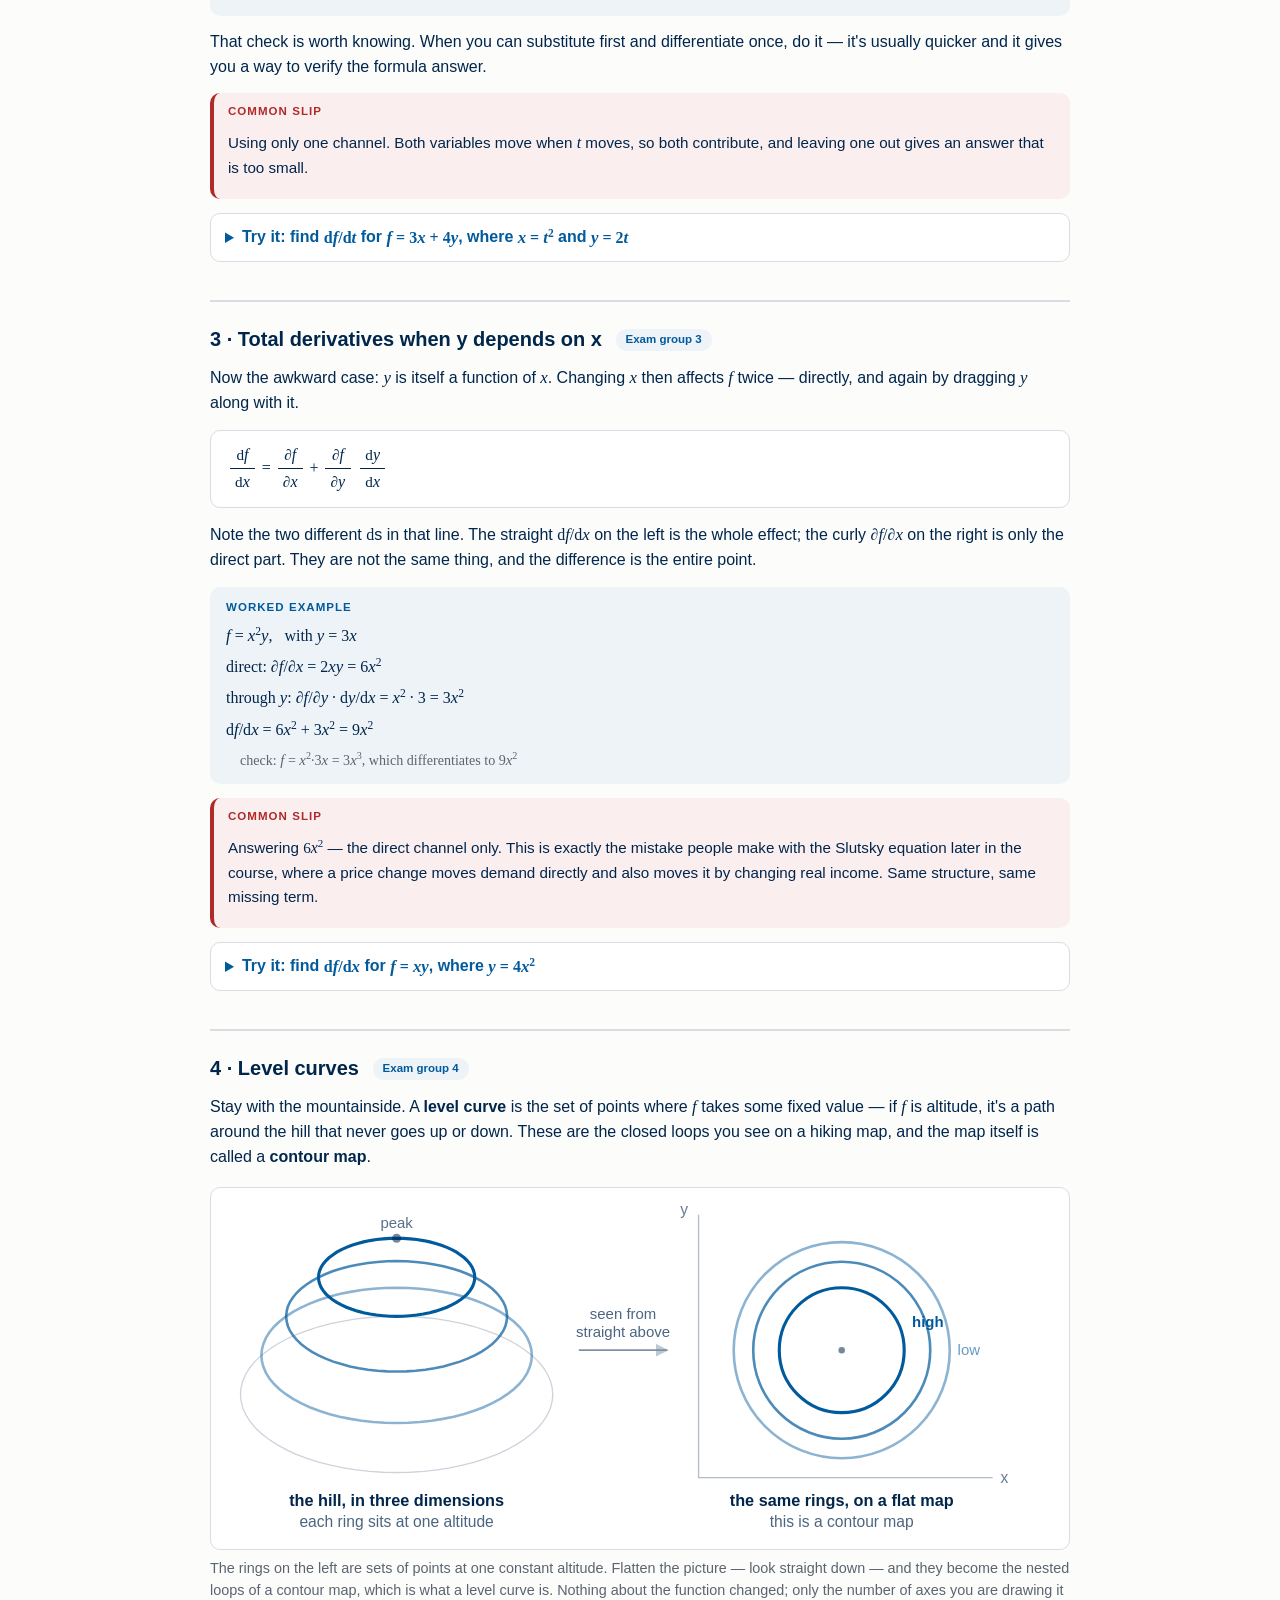
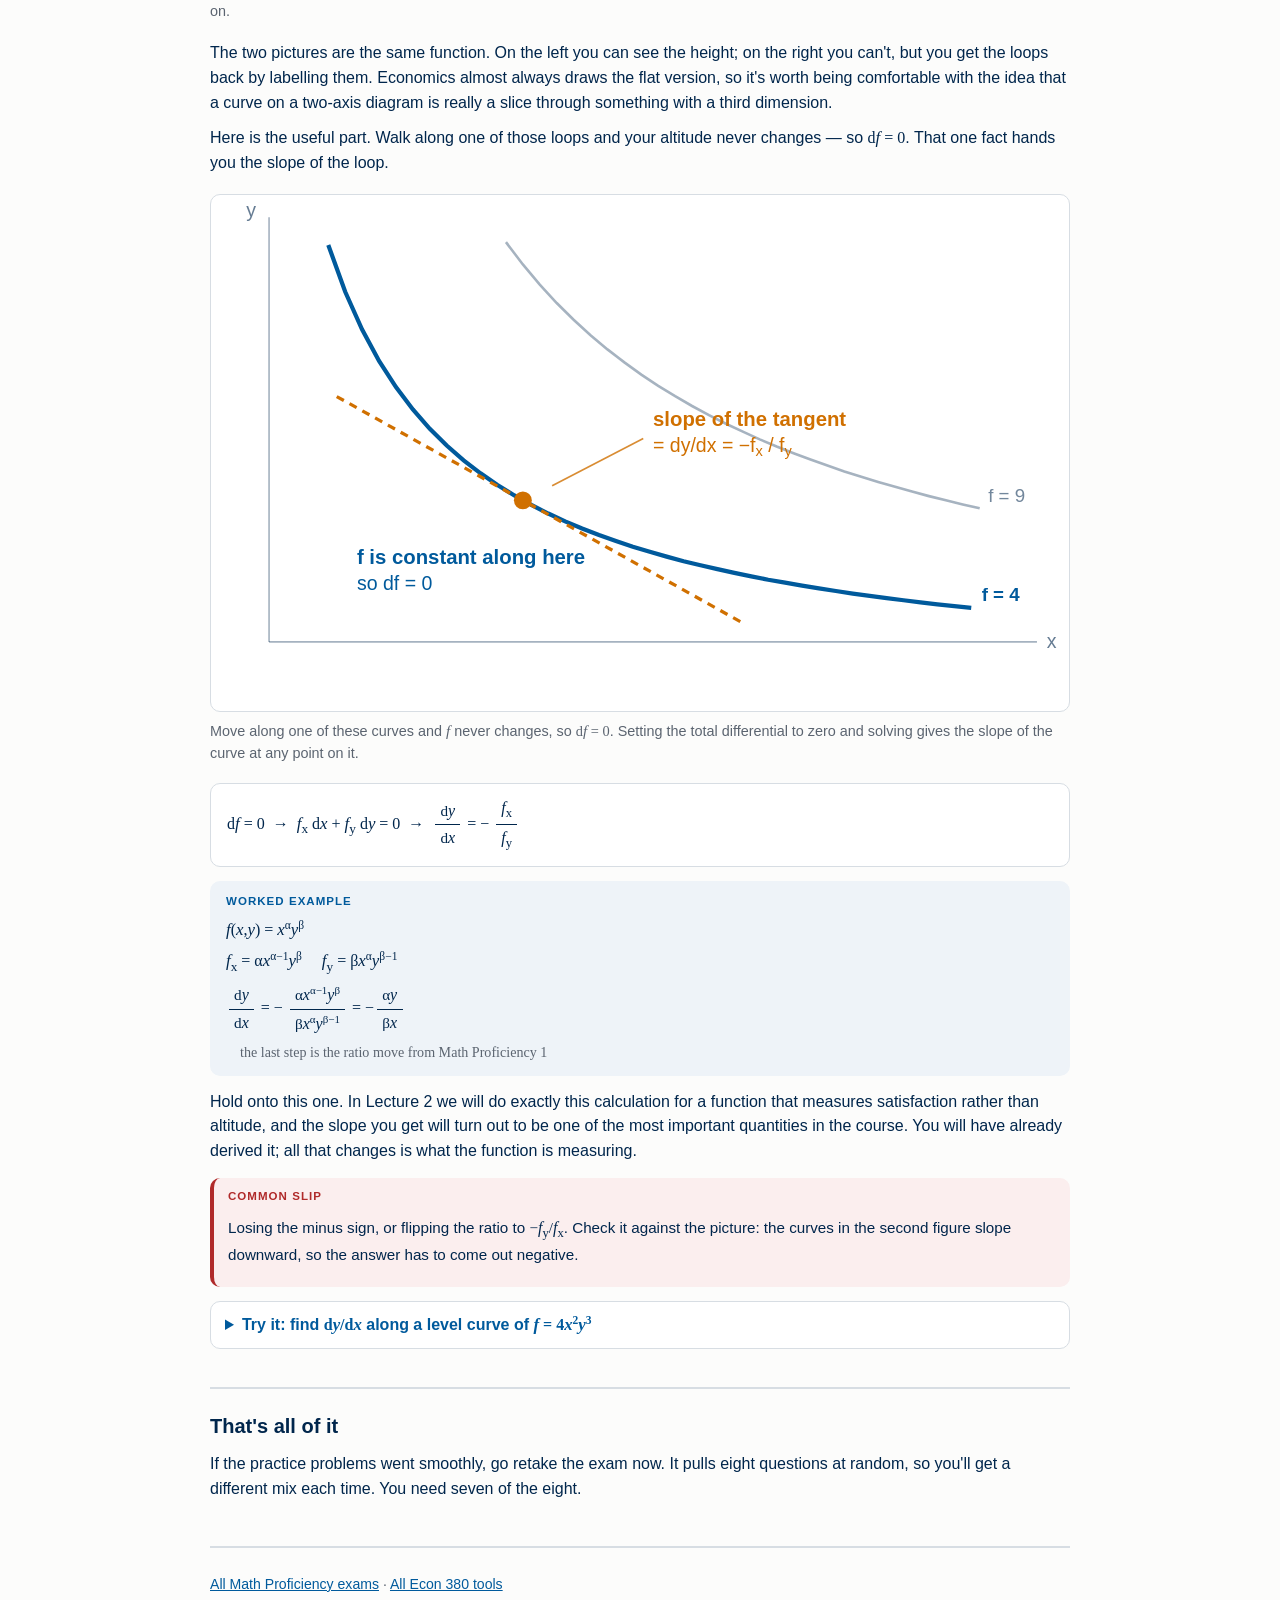
<file: math-proficiency/4/index.html>
<!doctype html>
<html lang="en">
<head>
<meta charset="utf-8">
<meta name="viewport" content="width=device-width, initial-scale=1">
<title>Math Proficiency 4 — Econ 380</title>
<link rel="stylesheet" href="../../assets/style.css">
</head>
<body>
<main>

  <h1>Total differentials and total derivatives</h1>
  <p class="kicker">ECON 380 · Math Proficiency 4 · About ten minutes</p>

  <p class="jump">Jump to:
    <a href="#s1">1 Writing a total differential</a> ·
    <a href="#s2">2 Through a common variable</a> ·
    <a href="#s3">3 When y depends on x</a> ·
    <a href="#s4">4 Level curves</a>
  </p>

  <div class="betanote">
    <b>This page covers the content you need to pass Math Proficiency 4.</b> Read the
    five rules, work the five practice problems, then retake the exam. The section numbers
    match the exam's question groups.
  </div>

  <p>There is almost nothing new to compute here. Everything on this page is built from
    partial derivatives you already know how to take.</p>

  <!-- 1 -->
  <h2 id="s1">1 · Writing a total differential <span class="when">Exam group 1</span></h2>

  <p>A partial derivative tells you what happens if one variable moves. The total
    differential tells you what happens if <em>both</em> move at once: each variable
    contributes its own partial times its own small change, and you add the contributions
    up.</p>

  <div class="rules m">
    <div>d<var>f</var> =
      <span class="frac"><span>&part;<var>f</var></span><span>&part;<var>x</var></span></span>
      d<var>x</var> +
      <span class="frac"><span>&part;<var>f</var></span><span>&part;<var>y</var></span></span>
      d<var>y</var></div>
  </div>

  <div class="keyidea">
    <p class="h">What it actually means</p>
    <p>Say <span class="m"><var>f</var></span> measures your altitude on a mountainside,
      <span class="m"><var>x</var></span> is how far you walk east, and
      <span class="m"><var>y</var></span> is how far you walk north. You take one small
      step — a little to the east, a little to the north. How much does your altitude
      change?</p>
    <p>Two things matter in each direction: <b>how far you went</b>, and <b>how steep it is
      that way</b>. The steepness heading east is
      <span class="m">&part;<var>f</var>/&part;<var>x</var></span>, and how far east you
      went is <span class="m">d<var>x</var></span> — multiply them and you get the altitude
      you gained from the eastward part of your step. Do the same going north. Add the two,
      and that is your total change in altitude.</p>
    <p>That is the whole content of the formula. Each direction contributes <em>its own
      steepness times its own distance</em>, and the contributions add up. It's an
      approximation, and it gets better the smaller the step — which is why we write
      <span class="m">d<var>x</var></span> rather than a big change in
      <span class="m"><var>x</var></span>.</p>
  </div>

  <div class="worked">
    <p class="boxlabel">Worked example</p>
    <div class="steps m">
      <div><var>f</var>(<var>x</var>,<var>y</var>) = 4<var>x</var><sup>2</sup><var>y</var></div>
      <div>&part;<var>f</var>/&part;<var>x</var> = 8<var>xy</var>
        &nbsp;&nbsp;&nbsp; &part;<var>f</var>/&part;<var>y</var> = 4<var>x</var><sup>2</sup></div>
      <div>d<var>f</var> = 8<var>xy</var> d<var>x</var> + 4<var>x</var><sup>2</sup> d<var>y</var></div>
      <div class="note">that's the whole thing — take both partials, then write them down together</div>
    </div>
  </div>

  <div class="slip">
    <p class="boxlabel">Common slip</p>
    <p>Putting the coefficients on the wrong differentials. The partial with respect to
      <span class="m"><var>x</var></span> goes with
      <span class="m">d<var>x</var></span>, always. If you find
      <span class="m"><var>x</var></span>'s partial sitting next to
      <span class="m">d<var>y</var></span>, they've been swapped.</p>
  </div>

  <details>
    <summary>Try it: find <span class="m">d<var>f</var></span> for <span class="m"><var>f</var> = 3<var>x</var><sup>3</sup><var>y</var><sup>2</sup></span></summary>
    <p class="result m">9<var>x</var><sup>2</sup><var>y</var><sup>2</sup> d<var>x</var> + 6<var>x</var><sup>3</sup><var>y</var> d<var>y</var></p>
    <p>Both partials, each paired with its own differential.</p>
  </details>

  <!-- 2 -->
  <h2 id="s2">2 · Total derivatives through a common variable <span class="when">Exam group 2</span></h2>

  <p>Sometimes <span class="m"><var>x</var></span> and
    <span class="m"><var>y</var></span> both depend on some third thing —
    <span class="m"><var>t</var></span>, say. Then
    <span class="m"><var>f</var></span> really depends only on
    <span class="m"><var>t</var></span>, and you can ask how it changes as
    <span class="m"><var>t</var></span> moves. Each variable is a separate channel, and you
    add the channels up.</p>

  <div class="rules m">
    <div><span class="frac"><span>d<var>f</var></span><span>d<var>t</var></span></span>
      =
      <span class="frac"><span>&part;<var>f</var></span><span>&part;<var>x</var></span></span>
      <span class="frac"><span>d<var>x</var></span><span>d<var>t</var></span></span>
      +
      <span class="frac"><span>&part;<var>f</var></span><span>&part;<var>y</var></span></span>
      <span class="frac"><span>d<var>y</var></span><span>d<var>t</var></span></span></div>
  </div>

  <div class="worked">
    <p class="boxlabel">Worked example</p>
    <div class="steps m">
      <div><var>f</var> = <var>x</var><sup>2</sup><var>y</var>, &nbsp;
        <var>x</var> = 2<var>t</var>, &nbsp; <var>y</var> = <var>t</var><sup>3</sup></div>
      <div>2<var>xy</var> · 2 &nbsp;+&nbsp; <var>x</var><sup>2</sup> · 3<var>t</var><sup>2</sup></div>
      <div>= 4<var>xy</var> + 3<var>x</var><sup>2</sup><var>t</var><sup>2</sup>
        = 8<var>t</var><sup>4</sup> + 12<var>t</var><sup>4</sup> = 20<var>t</var><sup>4</sup></div>
      <div class="note">check it the other way: <var>f</var> = (2<var>t</var>)<sup>2</sup><var>t</var><sup>3</sup> = 4<var>t</var><sup>5</sup>, which differentiates to 20<var>t</var><sup>4</sup></div>
    </div>
  </div>

  <p>That check is worth knowing. When you can substitute first and differentiate once, do
    it — it's usually quicker and it gives you a way to verify the formula answer.</p>

  <div class="slip">
    <p class="boxlabel">Common slip</p>
    <p>Using only one channel. Both variables move when
      <span class="m"><var>t</var></span> moves, so both contribute, and leaving one out
      gives an answer that is too small.</p>
  </div>

  <details>
    <summary>Try it: find <span class="m">d<var>f</var>/d<var>t</var></span> for <span class="m"><var>f</var> = 3<var>x</var> + 4<var>y</var></span>, where <span class="m"><var>x</var> = <var>t</var><sup>2</sup></span> and <span class="m"><var>y</var> = 2<var>t</var></span></summary>
    <p class="result m">6<var>t</var> + 8</p>
    <p><span class="m">3 · 2<var>t</var> + 4 · 2</span>. The second term has no
      <span class="m"><var>t</var></span> left, because
      <span class="m">d<var>y</var>/d<var>t</var> = 2</span> is just a number.</p>
  </details>

  <!-- 3 -->
  <h2 id="s3">3 · Total derivatives when y depends on x <span class="when">Exam group 3</span></h2>

  <p>Now the awkward case: <span class="m"><var>y</var></span> is itself a function of
    <span class="m"><var>x</var></span>. Changing
    <span class="m"><var>x</var></span> then affects
    <span class="m"><var>f</var></span> twice — directly, and again by dragging
    <span class="m"><var>y</var></span> along with it.</p>

  <div class="rules m">
    <div><span class="frac"><span>d<var>f</var></span><span>d<var>x</var></span></span>
      =
      <span class="frac"><span>&part;<var>f</var></span><span>&part;<var>x</var></span></span>
      +
      <span class="frac"><span>&part;<var>f</var></span><span>&part;<var>y</var></span></span>
      <span class="frac"><span>d<var>y</var></span><span>d<var>x</var></span></span></div>
  </div>

  <p>Note the two different <span class="m">d</span>s in that line. The straight
    <span class="m">d<var>f</var>/d<var>x</var></span> on the left is the whole effect; the
    curly <span class="m">&part;<var>f</var>/&part;<var>x</var></span> on the right is only
    the direct part. They are not the same thing, and the difference is the entire point.</p>

  <div class="worked">
    <p class="boxlabel">Worked example</p>
    <div class="steps m">
      <div><var>f</var> = <var>x</var><sup>2</sup><var>y</var>, &nbsp; with <var>y</var> = 3<var>x</var></div>
      <div>direct: &part;<var>f</var>/&part;<var>x</var> = 2<var>xy</var> = 6<var>x</var><sup>2</sup></div>
      <div>through <var>y</var>: &part;<var>f</var>/&part;<var>y</var> · d<var>y</var>/d<var>x</var>
        = <var>x</var><sup>2</sup> · 3 = 3<var>x</var><sup>2</sup></div>
      <div>d<var>f</var>/d<var>x</var> = 6<var>x</var><sup>2</sup> + 3<var>x</var><sup>2</sup> = 9<var>x</var><sup>2</sup></div>
      <div class="note">check: <var>f</var> = <var>x</var><sup>2</sup>·3<var>x</var> = 3<var>x</var><sup>3</sup>, which differentiates to 9<var>x</var><sup>2</sup></div>
    </div>
  </div>

  <div class="slip">
    <p class="boxlabel">Common slip</p>
    <p>Answering <span class="m">6<var>x</var><sup>2</sup></span> — the direct channel only.
      This is exactly the mistake people make with the Slutsky equation later in the
      course, where a price change moves demand directly and also moves it by changing real
      income. Same structure, same missing term.</p>
  </div>

  <details>
    <summary>Try it: find <span class="m">d<var>f</var>/d<var>x</var></span> for <span class="m"><var>f</var> = <var>xy</var></span>, where <span class="m"><var>y</var> = 4<var>x</var><sup>2</sup></span></summary>
    <p class="result m">12<var>x</var><sup>2</sup></p>
    <p>Direct: <span class="m"><var>y</var> = 4<var>x</var><sup>2</sup></span>. Through
      <span class="m"><var>y</var></span>:
      <span class="m"><var>x</var> · 8<var>x</var> = 8<var>x</var><sup>2</sup></span>.
      Together, <span class="m">12<var>x</var><sup>2</sup></span> — and substituting first
      gives <span class="m"><var>f</var> = 4<var>x</var><sup>3</sup></span>, same answer.</p>
  </details>

  <!-- 4 -->
  <h2 id="s4">4 · Level curves <span class="when">Exam group 4</span></h2>

  <p>Stay with the mountainside. A <b>level curve</b> is the set of points where
    <span class="m"><var>f</var></span> takes some fixed value — if
    <span class="m"><var>f</var></span> is altitude, it's a path around the hill that never
    goes up or down. These are the closed loops you see on a hiking map, and the map itself
    is called a <b>contour map</b>.</p>

  <figure class="fig">
    <svg viewBox="40 96 650 268" role="img"
         aria-label="On the left, a hill drawn in three dimensions with three rings marked on it at three different heights. On the right, the same three rings seen from directly above, where they appear as three nested closed loops on a flat map. Each ring is a set of points at one constant altitude.">
      <!-- ---- left: the hill in three dimensions ---- -->
      <polyline points="262.9,207.6 255.1,204.0 246.8,200.9 238.0,198.0 228.7,195.6 219.0,193.6 209.1,192.0 198.8,190.9 188.5,190.2 178.0,190.0 167.5,190.2 157.2,190.9 146.9,192.0 137.0,193.6 127.3,195.6 118.0,198.0 109.2,200.9 100.9,204.0 93.1,207.6 86.1,211.4 79.7,215.6 74.1,220.0 69.2,224.6 65.2,229.5 62.1,234.5 59.8,239.6 58.5,244.8 58.0,250.0 58.5,255.2 59.8,260.4 62.1,265.5 65.2,270.5 69.2,275.4 74.1,280.0 79.7,284.4 86.1,288.6 93.1,292.4 100.9,296.0 109.2,299.1 118.0,302.0 127.3,304.4 137.0,306.4 146.9,308.0 157.2,309.1 167.5,309.8 178.0,310.0 188.5,309.8 198.8,309.1 209.1,308.0 219.0,306.4 228.7,304.4 238.0,302.0 246.8,299.1 255.1,296.0 262.9,292.4 269.9,288.6 276.3,284.4 281.9,280.0 286.8,275.4 290.8,270.5 293.9,265.5 296.2,260.4 297.5,255.2 298.0,250.0 297.5,244.8 296.2,239.6 293.9,234.5 290.8,229.5 286.8,224.6 281.9,220.0 276.3,215.6 269.9,211.4 262.9,207.6" fill="none" stroke="currentColor" stroke-width="1" opacity=".2"/>
      <polyline points="251.5,183.3 244.8,180.2 237.6,177.4 230.0,175.0 221.9,172.9 213.5,171.2 204.9,169.8 196.0,168.8 187.1,168.2 178.0,168.0 168.9,168.2 160.0,168.8 151.1,169.8 142.5,171.2 134.1,172.9 126.0,175.0 118.4,177.4 111.2,180.2 104.5,183.3 98.4,186.6 92.9,190.2 88.0,194.0 83.8,198.0 80.3,202.2 77.6,206.6 75.7,211.0 74.5,215.5 74.1,220.0 74.5,224.5 75.7,229.0 77.6,233.4 80.3,237.8 83.8,242.0 88.0,246.0 92.9,249.8 98.4,253.4 104.5,256.7 111.2,259.8 118.4,262.6 126.0,265.0 134.1,267.1 142.5,268.8 151.1,270.2 160.0,271.2 168.9,271.8 178.0,272.0 187.1,271.8 196.0,271.2 204.9,270.2 213.5,268.8 221.9,267.1 230.0,265.0 237.6,262.6 244.8,259.8 251.5,256.7 257.6,253.4 263.1,249.8 268.0,246.0 272.2,242.0 275.7,237.8 278.4,233.4 280.3,229.0 281.5,224.5 281.9,220.0 281.5,215.5 280.3,211.0 278.4,206.6 275.7,202.2 272.2,198.0 268.0,194.0 263.1,190.2 257.6,186.6 251.5,183.3" fill="none" stroke="#005A9C" stroke-width="2" opacity=".45"/>
      <polyline points="238.0,160.0 232.5,157.5 226.7,155.2 220.4,153.3 213.9,151.5 207.0,150.1 200.0,149.0 192.7,148.2 185.4,147.7 178.0,147.6 170.6,147.7 163.3,148.2 156.0,149.0 149.0,150.1 142.1,151.5 135.6,153.3 129.3,155.2 123.5,157.5 118.0,160.0 113.0,162.7 108.5,165.7 104.5,168.8 101.1,172.1 98.3,175.5 96.0,179.0 94.4,182.6 93.5,186.3 93.1,190.0 93.5,193.7 94.4,197.4 96.0,201.0 98.3,204.5 101.1,207.9 104.5,211.2 108.5,214.3 113.0,217.3 118.0,220.0 123.5,222.5 129.3,224.8 135.6,226.7 142.1,228.5 149.0,229.9 156.0,231.0 163.3,231.8 170.6,232.3 178.0,232.4 185.4,232.3 192.7,231.8 200.0,231.0 207.0,229.9 213.9,228.5 220.4,226.7 226.7,224.8 232.5,222.5 238.0,220.0 243.0,217.3 247.5,214.3 251.5,211.2 254.9,207.9 257.7,204.5 260.0,201.0 261.6,197.4 262.5,193.7 262.9,190.0 262.5,186.3 261.6,182.6 260.0,179.0 257.7,175.5 254.9,172.1 251.5,168.8 247.5,165.7 243.0,162.7 238.0,160.0" fill="none" stroke="#005A9C" stroke-width="2" opacity=".7"/>
      <polyline points="220.4,138.8 216.6,137.0 212.4,135.4 208.0,134.0 203.4,132.8 198.5,131.8 193.5,131.0 188.4,130.5 183.2,130.1 178.0,130.0 172.8,130.1 167.6,130.5 162.5,131.0 157.5,131.8 152.6,132.8 148.0,134.0 143.6,135.4 139.4,137.0 135.6,138.8 132.0,140.7 128.9,142.8 126.0,145.0 123.6,147.3 121.6,149.7 120.0,152.2 118.9,154.8 118.2,157.4 118.0,160.0 118.2,162.6 118.9,165.2 120.0,167.8 121.6,170.3 123.6,172.7 126.0,175.0 128.9,177.2 132.0,179.3 135.6,181.2 139.4,183.0 143.6,184.6 148.0,186.0 152.6,187.2 157.5,188.2 162.5,189.0 167.6,189.5 172.8,189.9 178.0,190.0 183.2,189.9 188.4,189.5 193.5,189.0 198.5,188.2 203.4,187.2 208.0,186.0 212.4,184.6 216.6,183.0 220.4,181.2 224.0,179.3 227.1,177.2 230.0,175.0 232.4,172.7 234.4,170.3 236.0,167.8 237.1,165.2 237.8,162.6 238.0,160.0 237.8,157.4 237.1,154.8 236.0,152.2 234.4,149.7 232.4,147.3 230.0,145.0 227.1,142.8 224.0,140.7 220.4,138.8" fill="none" stroke="#005A9C" stroke-width="2.4"/>
      <circle cx="178" cy="130" r="3.5" fill="currentColor" opacity=".55"/>
      <text x="178" y="122" font-size="11.5" fill="currentColor" opacity=".65" text-anchor="middle">peak</text>
      <text x="178" y="336" font-size="12.5" font-weight="700" fill="currentColor" text-anchor="middle">the hill, in three dimensions</text>
      <text x="178" y="352" font-size="12" fill="currentColor" opacity=".7" text-anchor="middle">each ring sits at one altitude</text>

      <!-- ---- the connection ---- -->
      <line x1="318" y1="216" x2="386" y2="216" stroke="currentColor" stroke-width="1.4"
            opacity=".5" marker-end="url(#a4)"/>
      <text x="352" y="192" font-size="11.5" fill="currentColor" opacity=".7" text-anchor="middle">seen from</text>
      <text x="352" y="206" font-size="11.5" fill="currentColor" opacity=".7" text-anchor="middle">straight above</text>
      <defs>
        <marker id="a4" viewBox="0 0 10 10" refX="9" refY="5" markerWidth="7"
                markerHeight="7" orient="auto-start-reverse">
          <path d="M 0 0 L 10 5 L 0 10 z" fill="currentColor" opacity=".5"/>
        </marker>
      </defs>

      <!-- ---- right: the same rings, flattened ---- -->
      <line x1="410" y1="314" x2="636" y2="314" stroke="currentColor" stroke-width="1" opacity=".3"/>
      <line x1="410" y1="112" x2="410" y2="314" stroke="currentColor" stroke-width="1" opacity=".3"/>
      <text x="642" y="318" font-size="12" fill="currentColor" opacity=".6">x</text>
      <text x="402" y="112" font-size="12" fill="currentColor" opacity=".6" text-anchor="end">y</text>

      <circle cx="520" cy="216" r="83" fill="none" stroke="#005A9C"
              stroke-width="2" opacity=".45"/>
      <circle cx="520" cy="216" r="68" fill="none" stroke="#005A9C"
              stroke-width="2" opacity=".7"/>
      <circle cx="520" cy="216" r="48" fill="none" stroke="#005A9C"
              stroke-width="2.4"/>
      <circle cx="520" cy="216" r="2.5" fill="currentColor" opacity=".55"/>

      <text x="609" y="220" font-size="11.5" fill="#005A9C" opacity=".6">low</text>
      <text x="574" y="198" font-size="11.5" font-weight="700" fill="#005A9C">high</text>

      <text x="520" y="336" font-size="12.5" font-weight="700" fill="currentColor" text-anchor="middle">the same rings, on a flat map</text>
      <text x="520" y="352" font-size="12" fill="currentColor" opacity=".7" text-anchor="middle">this is a contour map</text>
    </svg>
    <figcaption>The rings on the left are sets of points at one constant altitude. Flatten
      the picture &mdash; look straight down &mdash; and they become the nested loops of a
      contour map, which is what a level curve is. Nothing about the function changed; only
      the number of axes you are drawing it on.
    </figcaption>
  </figure>

  <p>The two pictures are the same function. On the left you can see the height; on the
    right you can't, but you get the loops back by labelling them. Economics almost always
    draws the flat version, so it's worth being comfortable with the idea that a curve on a
    two-axis diagram is really a slice through something with a third dimension.</p>

  <p>Here is the useful part. Walk along one of those loops and your altitude never changes
    — so <span class="m">d<var>f</var> = 0</span>. That one fact hands you the slope of the
    loop.</p>

  <figure class="fig">
    <svg viewBox="110 30 520 310" role="img"
         aria-label="Two level curves of a function, drawn like indifference curves. On one of them a point is marked with its tangent line. Because the function is constant along the curve, the total differential is zero there, and the slope of the tangent equals minus the partial with respect to x divided by the partial with respect to y.">
      <line x1="142" y1="301" x2="614" y2="301" stroke="currentColor" stroke-width="1" opacity=".35"/>
      <line x1="142" y1="40" x2="142" y2="301" stroke="currentColor" stroke-width="1" opacity=".35"/>
      <text x="620" y="305" font-size="12" fill="currentColor" opacity=".6">x</text>
      <text x="134" y="40" font-size="12" fill="currentColor" opacity=".6" text-anchor="end">y</text>

      <polyline points="287.6,55.3 298.0,69.0 308.4,81.4 318.8,92.7 329.2,103.0 339.6,112.5 350.0,121.2 360.4,129.2 370.8,136.7 381.2,143.6 391.6,150.0 402.0,156.0 412.4,161.6 422.8,166.9 433.2,171.8 443.6,176.5 454.0,180.9 464.4,185.0 474.8,188.9 485.2,192.6 495.6,196.2 506.0,199.5 516.4,202.7 526.8,205.7 537.2,208.6 547.6,211.4 558.0,214.0 568.4,216.5 578.8,218.9" fill="none" stroke="currentColor" stroke-width="1.6" opacity=".35"/>
      <text x="584" y="215" font-size="11.5" fill="currentColor" opacity=".55">f = 9</text>

      <polyline points="178.4,57.1 188.8,85.8 199.2,109.0 209.6,128.3 220.0,144.4 230.4,158.1 240.8,170.0 251.2,180.3 261.6,189.4 272.0,197.4 282.4,204.6 292.8,211.0 303.2,216.8 313.6,222.1 324.0,226.9 334.4,231.3 344.8,235.3 355.2,239.0 365.6,242.5 376.0,245.6 386.4,248.6 396.8,251.4 407.2,253.9 417.6,256.3 428.0,258.6 438.4,260.7 448.8,262.8 459.2,264.6 469.6,266.4 480.0,268.1 490.4,269.7 500.8,271.3 511.2,272.7 521.6,274.1 532.0,275.4 542.4,276.7 552.8,277.9 563.2,279.0 573.6,280.1" fill="none" stroke="#005A9C" stroke-width="2.6"/>
      <text x="580" y="276" font-size="11.5" font-weight="700" fill="#005A9C">f = 4</text>

      <line x1="183.6" y1="150.2" x2="433.2" y2="289.4" stroke="#D07000"
            stroke-width="2" stroke-dasharray="5 4"/>
      <circle cx="298" cy="214" r="5.5" fill="#D07000"/>

      <line x1="316" y1="205" x2="372" y2="176" stroke="#D07000" stroke-width="1" opacity=".8"/>
      <text x="378" y="168" font-size="12.5" font-weight="700" fill="#D07000">slope of the tangent</text>
      <text x="378" y="184" font-size="12" fill="#D07000">= dy/dx = &#8722;f<tspan font-size="9" dy="3">x</tspan><tspan dy="-3"> / f</tspan><tspan font-size="9" dy="3">y</tspan></text>

      <text x="196" y="253" font-size="12.5" font-weight="700" fill="#005A9C">f is constant along here</text>
      <text x="196" y="269" font-size="12" fill="#005A9C">so df = 0</text>
    </svg>
    <figcaption>Move along one of these curves and
      <span class="m"><var>f</var></span> never changes, so
      <span class="m">d<var>f</var> = 0</span>. Setting the total differential to zero and
      solving gives the slope of the curve at any point on it.
    </figcaption>
  </figure>

  <div class="rules m">
    <div>d<var>f</var> = 0 &nbsp;&rarr;&nbsp;
      <var>f</var><sub>x</sub> d<var>x</var> + <var>f</var><sub>y</sub> d<var>y</var> = 0
      &nbsp;&rarr;&nbsp;
      <span class="frac"><span>d<var>y</var></span><span>d<var>x</var></span></span>
      = &minus;
      <span class="frac"><span><var>f</var><sub>x</sub></span><span><var>f</var><sub>y</sub></span></span></div>
  </div>

  <div class="worked">
    <p class="boxlabel">Worked example</p>
    <div class="steps m">
      <div><var>f</var>(<var>x</var>,<var>y</var>) = <var>x</var><sup>&alpha;</sup><var>y</var><sup>&beta;</sup></div>
      <div><var>f</var><sub>x</sub> = &alpha;<var>x</var><sup>&alpha;−1</sup><var>y</var><sup>&beta;</sup>
        &nbsp;&nbsp;&nbsp;
        <var>f</var><sub>y</sub> = &beta;<var>x</var><sup>&alpha;</sup><var>y</var><sup>&beta;−1</sup></div>
      <div><span class="frac"><span>d<var>y</var></span><span>d<var>x</var></span></span>
        = &minus;
        <span class="frac"><span>&alpha;<var>x</var><sup>&alpha;−1</sup><var>y</var><sup>&beta;</sup></span><span>&beta;<var>x</var><sup>&alpha;</sup><var>y</var><sup>&beta;−1</sup></span></span>
        = &minus;<span class="frac"><span>&alpha;<var>y</var></span><span>&beta;<var>x</var></span></span></div>
      <div class="note">the last step is the ratio move from Math Proficiency 1</div>
    </div>
  </div>

  <p>Hold onto this one. In Lecture 2 we will do exactly this calculation for a function
    that measures satisfaction rather than altitude, and the slope you get will turn out to
    be one of the most important quantities in the course. You will have already derived
    it; all that changes is what the function is measuring.</p>

  <div class="slip">
    <p class="boxlabel">Common slip</p>
    <p>Losing the minus sign, or flipping the ratio to
      <span class="m">&minus;<var>f</var><sub>y</sub>/<var>f</var><sub>x</sub></span>. Check
      it against the picture: the curves in the second figure slope downward, so the answer
      has to come out negative.</p>
  </div>

  <details>
    <summary>Try it: find <span class="m">d<var>y</var>/d<var>x</var></span> along a level curve of <span class="m"><var>f</var> = 4<var>x</var><sup>2</sup><var>y</var><sup>3</sup></span></summary>
    <p class="result m">&minus;<span class="frac"><span>2<var>y</var></span><span>3<var>x</var></span></span></p>
    <p><span class="m"><var>f</var><sub>x</sub> = 8<var>xy</var><sup>3</sup></span> and
      <span class="m"><var>f</var><sub>y</sub> = 12<var>x</var><sup>2</sup><var>y</var><sup>2</sup></span>,
      so the ratio is
      <span class="m">&minus;8<var>xy</var><sup>3</sup> / 12<var>x</var><sup>2</sup><var>y</var><sup>2</sup></span>,
      which collapses to <span class="m">&minus;2<var>y</var>/3<var>x</var></span>. Reduce
      the numbers — the exam options are always in lowest terms.</p>
  </details>

  <h2>That's all of it</h2>

  <p>If the practice problems went smoothly, go retake the exam now. It pulls eight
    questions at random, so you'll get a different mix each time. You need seven of the
    eight.</p>

  <div class="footer">
    <p><a href="../">All Math Proficiency exams</a> · <a href="../../">All Econ 380 tools</a></p>
  </div>

</main>
</body>
</html>
</file>
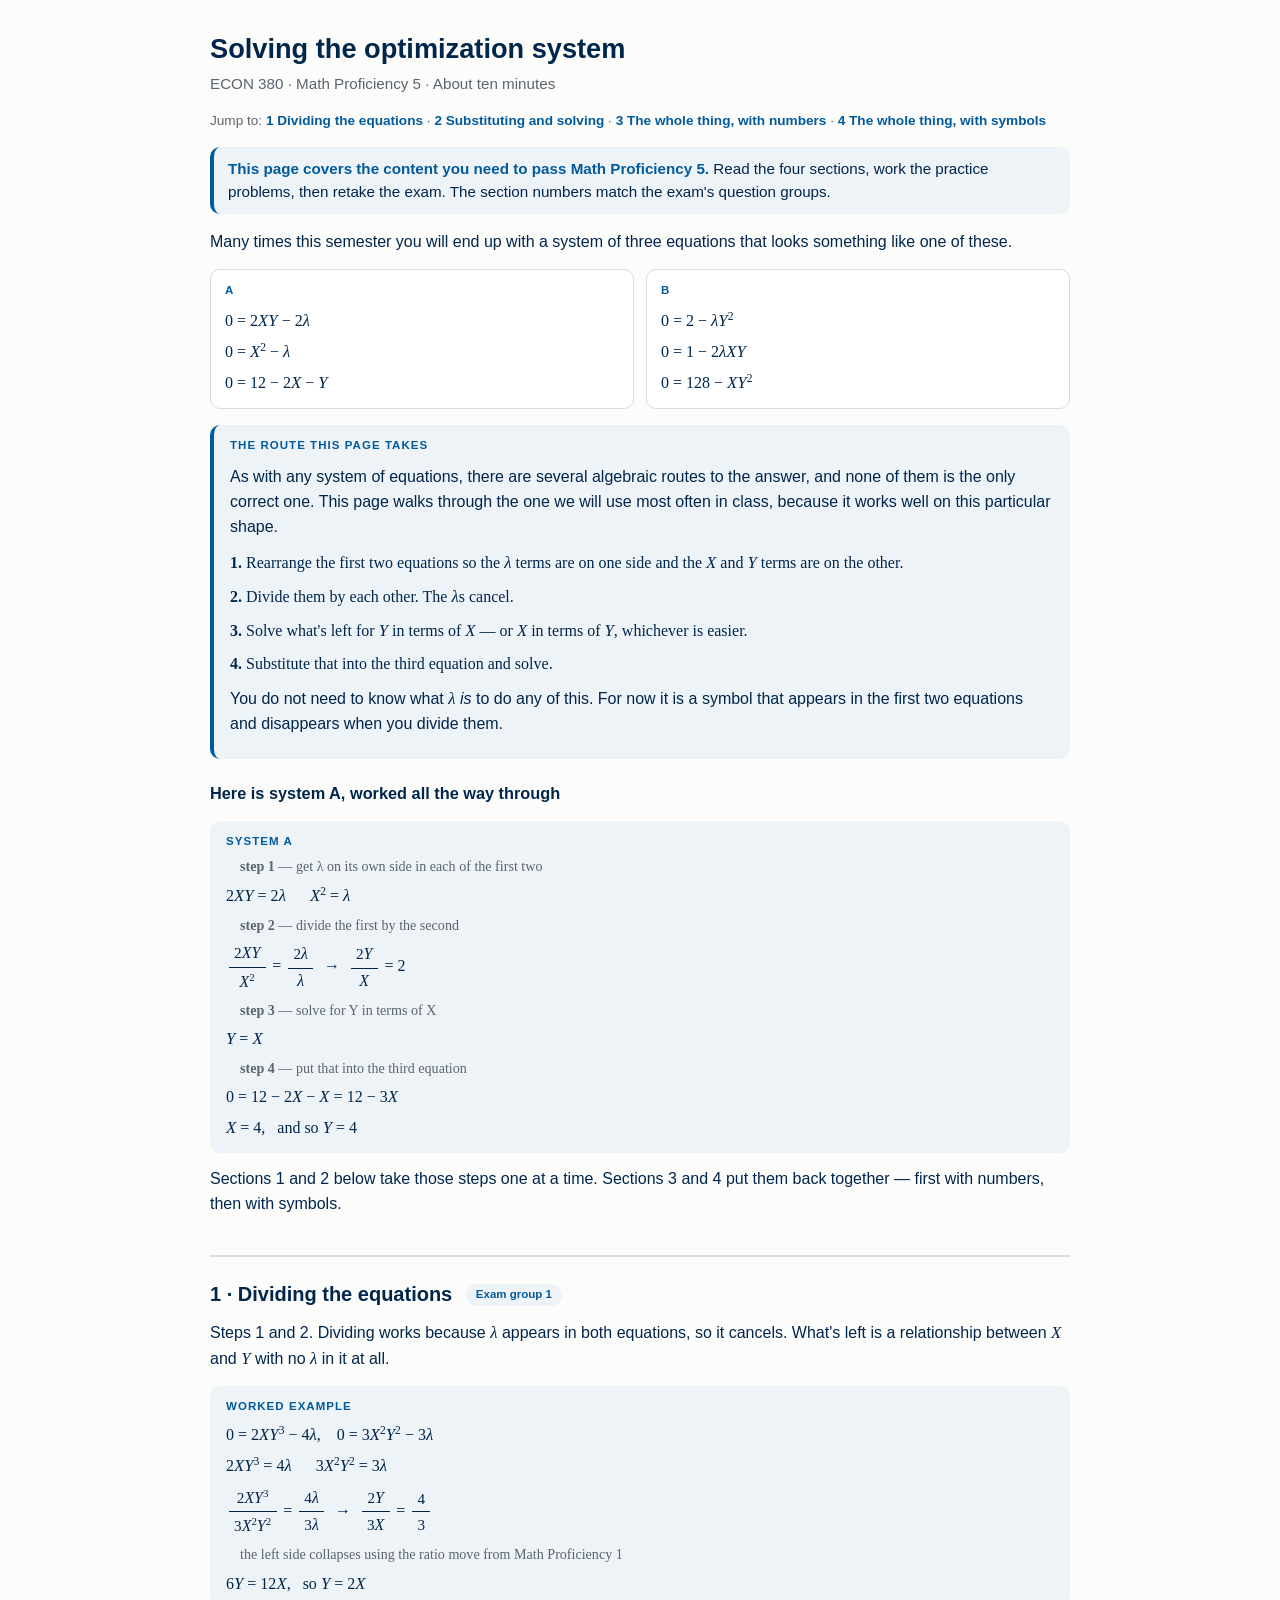
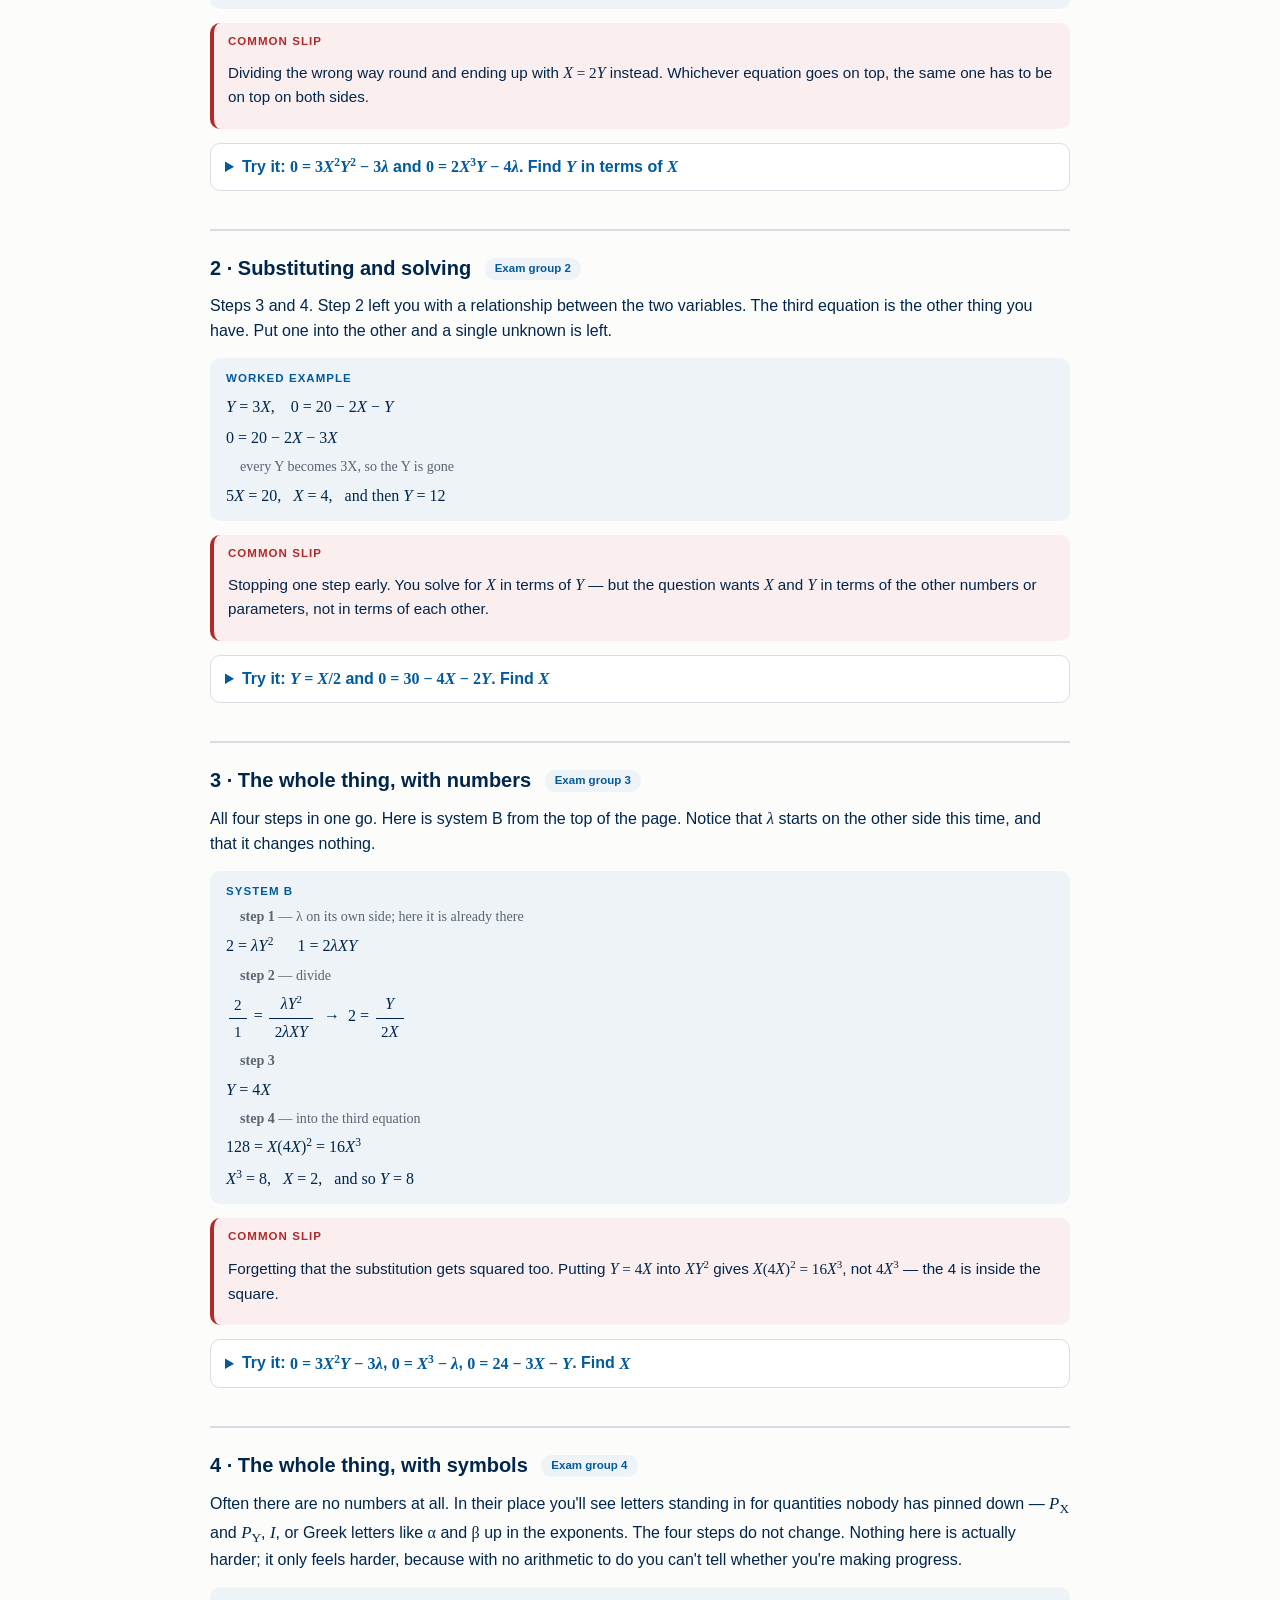
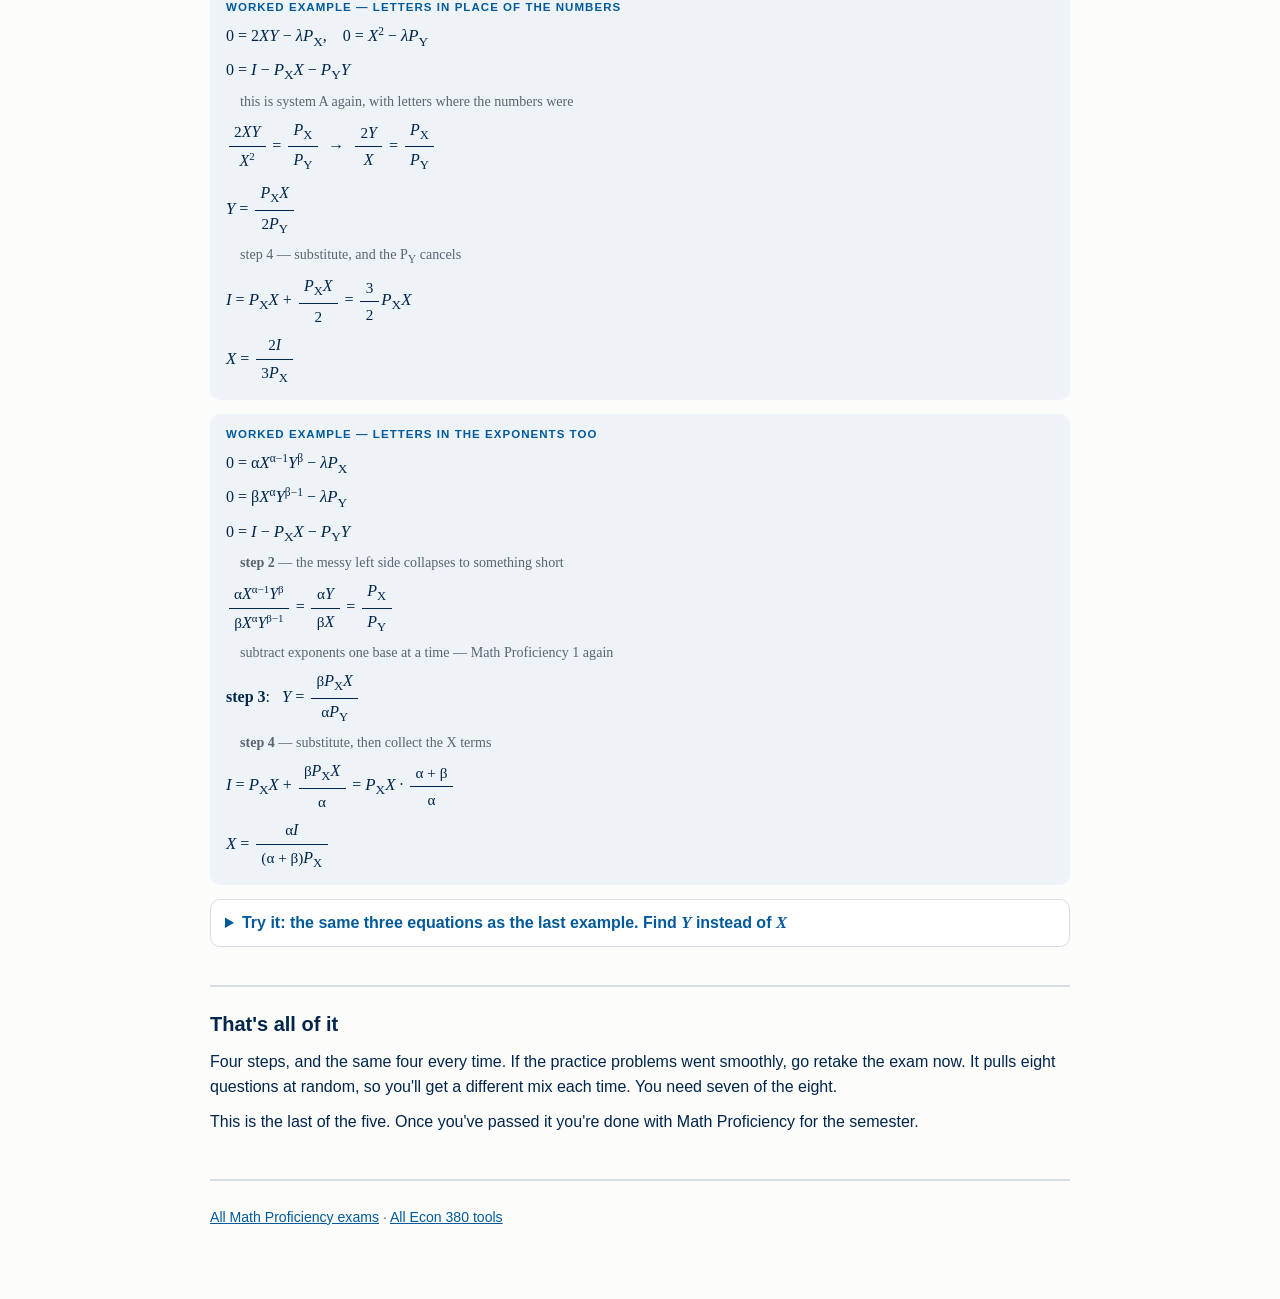
<file: math-proficiency/5/index.html>
<!doctype html>
<html lang="en">
<head>
<meta charset="utf-8">
<meta name="viewport" content="width=device-width, initial-scale=1">
<title>Math Proficiency 5 — Econ 380</title>
<link rel="stylesheet" href="../../assets/style.css">
</head>
<body>
<main>

  <h1>Solving the optimization system</h1>
  <p class="kicker">ECON 380 · Math Proficiency 5 · About ten minutes</p>

  <p class="jump">Jump to:
    <a href="#s1">1 Dividing the equations</a> ·
    <a href="#s2">2 Substituting and solving</a> ·
    <a href="#s3">3 The whole thing, with numbers</a> ·
    <a href="#s4">4 The whole thing, with symbols</a>
  </p>

  <div class="betanote">
    <b>This page covers the content you need to pass Math Proficiency 5.</b> Read the four
    sections, work the practice problems, then retake the exam. The section numbers match
    the exam's question groups.
  </div>

  <p>Many times this semester you will end up with a system of three equations that looks
    something like one of these.</p>

  <div class="contrast">
    <div>
      <p class="h" style="color:var(--accent)">A</p>
      <div class="steps m">
        <div>0 = 2<var>XY</var> − 2<var>&lambda;</var></div>
        <div>0 = <var>X</var><sup>2</sup> − <var>&lambda;</var></div>
        <div>0 = 12 − 2<var>X</var> − <var>Y</var></div>
      </div>
    </div>
    <div>
      <p class="h" style="color:var(--accent)">B</p>
      <div class="steps m">
        <div>0 = 2 − <var>&lambda;</var><var>Y</var><sup>2</sup></div>
        <div>0 = 1 − 2<var>&lambda;</var><var>XY</var></div>
        <div>0 = 128 − <var>XY</var><sup>2</sup></div>
      </div>
    </div>
  </div>

  <div class="keyidea">
    <p class="h">The route this page takes</p>
    <p>As with any system of equations, there are several algebraic routes to the answer,
      and none of them is the only correct one. This page walks through the one we will use
      most often in class, because it works well on this particular shape.</p>
    <div class="steps m" style="gap:8px">
      <div><b>1.</b> Rearrange the first two equations so the
        <var>&lambda;</var> terms are on one side and the <var>X</var> and
        <var>Y</var> terms are on the other.</div>
      <div><b>2.</b> Divide them by each other. The <var>&lambda;</var>s cancel.</div>
      <div><b>3.</b> Solve what's left for <var>Y</var> in terms of
        <var>X</var> — or <var>X</var> in terms of <var>Y</var>, whichever is easier.</div>
      <div><b>4.</b> Substitute that into the third equation and solve.</div>
    </div>
    <p>You do not need to know what <span class="m"><var>&lambda;</var></span> <em>is</em>
      to do any of this. For now it is a symbol that appears in the first two equations and
      disappears when you divide them.</p>
  </div>

  <h3>Here is system A, worked all the way through</h3>

  <div class="worked">
    <p class="boxlabel">System A</p>
    <div class="steps m">
      <div class="note"><b>step 1</b> — get λ on its own side in each of the first two</div>
      <div>2<var>XY</var> = 2<var>&lambda;</var>
        &nbsp;&nbsp;&nbsp;&nbsp; <var>X</var><sup>2</sup> = <var>&lambda;</var></div>
      <div class="note"><b>step 2</b> — divide the first by the second</div>
      <div><span class="frac"><span>2<var>XY</var></span><span><var>X</var><sup>2</sup></span></span>
        =
        <span class="frac"><span>2<var>&lambda;</var></span><span><var>&lambda;</var></span></span>
        &nbsp;&rarr;&nbsp;
        <span class="frac"><span>2<var>Y</var></span><span><var>X</var></span></span> = 2</div>
      <div class="note"><b>step 3</b> — solve for Y in terms of X</div>
      <div><var>Y</var> = <var>X</var></div>
      <div class="note"><b>step 4</b> — put that into the third equation</div>
      <div>0 = 12 − 2<var>X</var> − <var>X</var> = 12 − 3<var>X</var></div>
      <div><var>X</var> = 4, &nbsp; and so <var>Y</var> = 4</div>
    </div>
  </div>

  <p>Sections 1 and 2 below take those steps one at a time. Sections 3 and 4 put them back
    together — first with numbers, then with symbols.</p>

  <!-- 1 -->
  <h2 id="s1">1 · Dividing the equations <span class="when">Exam group 1</span></h2>

  <p>Steps 1 and 2. Dividing works because
    <span class="m"><var>&lambda;</var></span> appears in both equations, so it cancels.
    What's left is a relationship between <span class="m"><var>X</var></span> and
    <span class="m"><var>Y</var></span> with no
    <span class="m"><var>&lambda;</var></span> in it at all.</p>

  <div class="worked">
    <p class="boxlabel">Worked example</p>
    <div class="steps m">
      <div>0 = 2<var>XY</var><sup>3</sup> − 4<var>&lambda;</var>, &nbsp;&nbsp;
        0 = 3<var>X</var><sup>2</sup><var>Y</var><sup>2</sup> − 3<var>&lambda;</var></div>
      <div>2<var>XY</var><sup>3</sup> = 4<var>&lambda;</var>
        &nbsp;&nbsp;&nbsp;&nbsp; 3<var>X</var><sup>2</sup><var>Y</var><sup>2</sup> = 3<var>&lambda;</var></div>
      <div><span class="frac"><span>2<var>XY</var><sup>3</sup></span><span>3<var>X</var><sup>2</sup><var>Y</var><sup>2</sup></span></span>
        =
        <span class="frac"><span>4<var>&lambda;</var></span><span>3<var>&lambda;</var></span></span>
        &nbsp;&rarr;&nbsp;
        <span class="frac"><span>2<var>Y</var></span><span>3<var>X</var></span></span>
        =
        <span class="frac"><span>4</span><span>3</span></span></div>
      <div class="note">the left side collapses using the ratio move from Math Proficiency 1</div>
      <div>6<var>Y</var> = 12<var>X</var>, &nbsp; so <var>Y</var> = 2<var>X</var></div>
    </div>
  </div>

  <div class="slip">
    <p class="boxlabel">Common slip</p>
    <p>Dividing the wrong way round and ending up with
      <span class="m"><var>X</var> = 2<var>Y</var></span> instead. Whichever equation goes
      on top, the same one has to be on top on both sides.</p>
  </div>

  <details>
    <summary>Try it: <span class="m">0 = 3<var>X</var><sup>2</sup><var>Y</var><sup>2</sup> − 3<var>&lambda;</var></span> and <span class="m">0 = 2<var>X</var><sup>3</sup><var>Y</var> − 4<var>&lambda;</var></span>. Find <span class="m"><var>Y</var></span> in terms of <span class="m"><var>X</var></span></summary>
    <p class="result m"><var>Y</var> = <span class="frac"><span><var>X</var></span><span>2</span></span></p>
    <p>Dividing gives
      <span class="m">(3<var>Y</var>)/(2<var>X</var>) = 3/4</span>, so
      <span class="m">12<var>Y</var> = 6<var>X</var></span>.</p>
  </details>

  <!-- 2 -->
  <h2 id="s2">2 · Substituting and solving <span class="when">Exam group 2</span></h2>

  <p>Steps 3 and 4. Step 2 left you with a relationship between the two variables. The
    third equation is the other thing you have. Put one into the other and a single unknown
    is left.</p>

  <div class="worked">
    <p class="boxlabel">Worked example</p>
    <div class="steps m">
      <div><var>Y</var> = 3<var>X</var>, &nbsp;&nbsp;
        0 = 20 − 2<var>X</var> − <var>Y</var></div>
      <div>0 = 20 − 2<var>X</var> − 3<var>X</var></div>
      <div class="note">every Y becomes 3X, so the Y is gone</div>
      <div>5<var>X</var> = 20, &nbsp; <var>X</var> = 4, &nbsp; and then
        <var>Y</var> = 12</div>
    </div>
  </div>

  <div class="slip">
    <p class="boxlabel">Common slip</p>
    <p>Stopping one step early. You solve for
      <span class="m"><var>X</var></span> in terms of
      <span class="m"><var>Y</var></span> — but the question wants
      <span class="m"><var>X</var></span> and
      <span class="m"><var>Y</var></span> in terms of the other numbers or parameters, not
      in terms of each other.</p>
  </div>

  <details>
    <summary>Try it: <span class="m"><var>Y</var> = <var>X</var>/2</span> and <span class="m">0 = 30 − 4<var>X</var> − 2<var>Y</var></span>. Find <span class="m"><var>X</var></span></summary>
    <p class="result m"><var>X</var> = 6</p>
    <p><span class="m">2<var>Y</var></span> becomes
      <span class="m"><var>X</var></span>, so
      <span class="m">30 = 4<var>X</var> + <var>X</var> = 5<var>X</var></span>.</p>
  </details>

  <!-- 3 -->
  <h2 id="s3">3 · The whole thing, with numbers <span class="when">Exam group 3</span></h2>

  <p>All four steps in one go. Here is system B from the top of the page. Notice that
    <span class="m"><var>&lambda;</var></span> starts on the other side this time, and that
    it changes nothing.</p>

  <div class="worked">
    <p class="boxlabel">System B</p>
    <div class="steps m">
      <div class="note"><b>step 1</b> — λ on its own side; here it is already there</div>
      <div>2 = <var>&lambda;</var><var>Y</var><sup>2</sup>
        &nbsp;&nbsp;&nbsp;&nbsp; 1 = 2<var>&lambda;</var><var>XY</var></div>
      <div class="note"><b>step 2</b> — divide</div>
      <div><span class="frac"><span>2</span><span>1</span></span>
        =
        <span class="frac"><span><var>&lambda;</var><var>Y</var><sup>2</sup></span><span>2<var>&lambda;</var><var>XY</var></span></span>
        &nbsp;&rarr;&nbsp;
        2 =
        <span class="frac"><span><var>Y</var></span><span>2<var>X</var></span></span></div>
      <div class="note"><b>step 3</b></div>
      <div><var>Y</var> = 4<var>X</var></div>
      <div class="note"><b>step 4</b> — into the third equation</div>
      <div>128 = <var>X</var>(4<var>X</var>)<sup>2</sup> = 16<var>X</var><sup>3</sup></div>
      <div><var>X</var><sup>3</sup> = 8, &nbsp; <var>X</var> = 2, &nbsp; and so
        <var>Y</var> = 8</div>
    </div>
  </div>

  <div class="slip">
    <p class="boxlabel">Common slip</p>
    <p>Forgetting that the substitution gets squared too. Putting
      <span class="m"><var>Y</var> = 4<var>X</var></span> into
      <span class="m"><var>XY</var><sup>2</sup></span> gives
      <span class="m"><var>X</var>(4<var>X</var>)<sup>2</sup> = 16<var>X</var><sup>3</sup></span>,
      not <span class="m">4<var>X</var><sup>3</sup></span> — the 4 is inside the square.</p>
  </div>

  <details>
    <summary>Try it: <span class="m">0 = 3<var>X</var><sup>2</sup><var>Y</var> − 3<var>&lambda;</var></span>, <span class="m">0 = <var>X</var><sup>3</sup> − <var>&lambda;</var></span>, <span class="m">0 = 24 − 3<var>X</var> − <var>Y</var></span>. Find <span class="m"><var>X</var></span></summary>
    <p class="result m"><var>X</var> = 6</p>
    <p>Dividing gives
      <span class="m">3<var>Y</var>/<var>X</var> = 3</span>, so
      <span class="m"><var>Y</var> = <var>X</var></span>. Then
      <span class="m">24 = 3<var>X</var> + <var>X</var> = 4<var>X</var></span>.</p>
  </details>

  <!-- 4 -->
  <h2 id="s4">4 · The whole thing, with symbols <span class="when">Exam group 4</span></h2>

  <p>Often there are no numbers at all. In their place you'll see letters standing in for
    quantities nobody has pinned down —
    <span class="m"><var>P</var><sub>X</sub></span> and
    <span class="m"><var>P</var><sub>Y</sub></span>,
    <span class="m"><var>I</var></span>, or Greek letters like
    <span class="m">&alpha;</span> and <span class="m">&beta;</span> up in the exponents.
    The four steps do not change. Nothing here is actually harder; it only feels harder,
    because with no arithmetic to do you can't tell whether you're making progress.</p>

  <div class="worked">
    <p class="boxlabel">Worked example — letters in place of the numbers</p>
    <div class="steps m">
      <div>0 = 2<var>XY</var> − <var>&lambda;</var><var>P</var><sub>X</sub>, &nbsp;&nbsp;
        0 = <var>X</var><sup>2</sup> − <var>&lambda;</var><var>P</var><sub>Y</sub></div>
      <div>0 = <var>I</var> − <var>P</var><sub>X</sub><var>X</var> − <var>P</var><sub>Y</sub><var>Y</var></div>
      <div class="note">this is system A again, with letters where the numbers were</div>
      <div><span class="frac"><span>2<var>XY</var></span><span><var>X</var><sup>2</sup></span></span>
        =
        <span class="frac"><span><var>P</var><sub>X</sub></span><span><var>P</var><sub>Y</sub></span></span>
        &nbsp;&rarr;&nbsp;
        <span class="frac"><span>2<var>Y</var></span><span><var>X</var></span></span>
        =
        <span class="frac"><span><var>P</var><sub>X</sub></span><span><var>P</var><sub>Y</sub></span></span></div>
      <div><var>Y</var> =
        <span class="frac"><span><var>P</var><sub>X</sub><var>X</var></span><span>2<var>P</var><sub>Y</sub></span></span></div>
      <div class="note">step 4 — substitute, and the P<sub>Y</sub> cancels</div>
      <div><var>I</var> = <var>P</var><sub>X</sub><var>X</var> +
        <span class="frac"><span><var>P</var><sub>X</sub><var>X</var></span><span>2</span></span>
        =
        <span class="frac"><span>3</span><span>2</span></span><var>P</var><sub>X</sub><var>X</var></div>
      <div><var>X</var> =
        <span class="frac"><span>2<var>I</var></span><span>3<var>P</var><sub>X</sub></span></span></div>
    </div>
  </div>

  <div class="worked">
    <p class="boxlabel">Worked example — letters in the exponents too</p>
    <div class="steps m">
      <div>0 = &alpha;<var>X</var><sup>&alpha;−1</sup><var>Y</var><sup>&beta;</sup> − <var>&lambda;</var><var>P</var><sub>X</sub></div>
      <div>0 = &beta;<var>X</var><sup>&alpha;</sup><var>Y</var><sup>&beta;−1</sup> − <var>&lambda;</var><var>P</var><sub>Y</sub></div>
      <div>0 = <var>I</var> − <var>P</var><sub>X</sub><var>X</var> − <var>P</var><sub>Y</sub><var>Y</var></div>
      <div class="note"><b>step 2</b> — the messy left side collapses to something short</div>
      <div><span class="frac"><span>&alpha;<var>X</var><sup>&alpha;−1</sup><var>Y</var><sup>&beta;</sup></span><span>&beta;<var>X</var><sup>&alpha;</sup><var>Y</var><sup>&beta;−1</sup></span></span>
        =
        <span class="frac"><span>&alpha;<var>Y</var></span><span>&beta;<var>X</var></span></span>
        =
        <span class="frac"><span><var>P</var><sub>X</sub></span><span><var>P</var><sub>Y</sub></span></span></div>
      <div class="note">subtract exponents one base at a time — Math Proficiency 1 again</div>
      <div><b>step 3</b>: &nbsp; <var>Y</var> =
        <span class="frac"><span>&beta;<var>P</var><sub>X</sub><var>X</var></span><span>&alpha;<var>P</var><sub>Y</sub></span></span></div>
      <div class="note"><b>step 4</b> — substitute, then collect the X terms</div>
      <div><var>I</var> = <var>P</var><sub>X</sub><var>X</var> +
        <span class="frac"><span>&beta;<var>P</var><sub>X</sub><var>X</var></span><span>&alpha;</span></span>
        = <var>P</var><sub>X</sub><var>X</var> ·
        <span class="frac"><span>&alpha; + &beta;</span><span>&alpha;</span></span></div>
      <div><var>X</var> =
        <span class="frac"><span>&alpha;<var>I</var></span><span>(&alpha; + &beta;)<var>P</var><sub>X</sub></span></span></div>
    </div>
  </div>

  <details>
    <summary>Try it: the same three equations as the last example. Find <span class="m"><var>Y</var></span> instead of <span class="m"><var>X</var></span></summary>
    <p class="result m"><var>Y</var> = <span class="frac"><span>&beta;<var>I</var></span><span>(&alpha; + &beta;)<var>P</var><sub>Y</sub></span></span></p>
    <p>Everything swaps. At step 3, solve for
      <span class="m"><var>X</var></span> in terms of
      <span class="m"><var>Y</var></span> instead, and the same collecting step leaves
      <span class="m"><var>Y</var></span>'s own exponent on top and
      <span class="m"><var>P</var><sub>Y</sub></span> underneath. The
      <span class="m">(&alpha; + &beta;)</span> is the same either way.</p>
  </details>

  <h2>That's all of it</h2>

  <p>Four steps, and the same four every time. If the practice problems went smoothly, go
    retake the exam now. It pulls eight questions at random, so you'll get a different mix
    each time. You need seven of the eight.</p>

  <p>This is the last of the five. Once you've passed it you're done with Math Proficiency
    for the semester.</p>

  <div class="footer">
    <p><a href="../">All Math Proficiency exams</a> · <a href="../../">All Econ 380 tools</a></p>
  </div>

</main>
</body>
</html>
</file>
<file: assets/style.css>
/* Econ 380 tools — shared house style.
   Palette and type lifted from the Becker explorer so both sites match.
   The Becker page keeps its CSS inline because it is a single page; this is a
   multi-page site, so the same rules live here once. */

:root {
  --navy: #00264C;
  --accent: #005A9C;
  --warm: #B02A2A;
  --orange: #D07000;
  --gray: #5B6470;
  --surface: #fcfcfb;
  --box: #eef3f8;
  --rule: #d7dde3;

  /* additions for the math pages, mixed from the palette above */
  --warmbox: #fbeeee;
  --white: #fff;
}

* { box-sizing: border-box; }

body {
  margin: 0;
  background: var(--surface);
  color: var(--navy);
  font: 16px/1.55 -apple-system, BlinkMacSystemFont, "Segoe UI", Roboto,
        Helvetica, Arial, sans-serif;
}

main { max-width: 900px; margin: 0 auto; padding: 28px 20px 60px; }

h1 { font-size: 1.7rem; margin: 0 0 2px; }

h2 {
  font-size: 1.25rem;
  margin: 38px 0 6px;
  padding-top: 22px;
  border-top: 2px solid var(--rule);
}

h3 { font-size: 1.02rem; margin: 22px 0 4px; }

p { margin: 10px 0; }

a { color: var(--accent); }

.kicker { color: var(--gray); font-size: .95rem; margin: 0 0 14px; }

.jump { font-size: .85rem; color: var(--gray); margin: 0 0 16px; }
.jump a { color: var(--accent); text-decoration: none; font-weight: 600; }
.jump a:hover { text-decoration: underline; }

/* section badge, as on the Becker page */
.when {
  display: inline-block;
  font-size: .72rem;
  font-weight: 600;
  border-radius: 99px;
  padding: 2px 10px;
  margin-left: 8px;
  vertical-align: 3px;
  background: var(--box);
  color: var(--accent);
}

/* the note-before-you-start box */
.betanote {
  background: var(--box);
  border-left: 4px solid var(--accent);
  border-radius: 10px;
  padding: 10px 14px;
  margin: 0 0 16px;
  font-size: .95rem;
}
.betanote b { color: var(--accent); }

/* rule list — the "here are the rules" panel */
.rules {
  background: var(--white);
  border: 1.5px solid var(--rule);
  border-radius: 10px;
  padding: 12px 16px;
  margin: 14px 0;
  display: flex;
  flex-direction: column;
  gap: 8px;
  overflow-x: auto;
}

/* worked example */
.worked {
  background: var(--box);
  border-radius: 10px;
  padding: 12px 16px;
  margin: 14px 0;
  overflow-x: auto;
}

/* common slip */
.slip {
  background: var(--warmbox);
  border-left: 4px solid var(--warm);
  border-radius: 10px;
  padding: 10px 14px;
  margin: 14px 0;
  font-size: .95rem;
}

.boxlabel {
  font-size: .72rem;
  letter-spacing: .09em;
  text-transform: uppercase;
  font-weight: 700;
  color: var(--accent);
  margin: 0 0 6px;
}
.slip .boxlabel { color: var(--warm); }

.steps { display: flex; flex-direction: column; gap: 5px; }
.steps .note {
  font-size: .88rem;
  color: var(--gray);
  padding-left: 14px;
}

/* try-it disclosure, matching the Becker page */
details {
  margin: 12px 0;
  background: var(--white);
  border: 1.5px solid var(--rule);
  border-radius: 10px;
  padding: 10px 14px;
}
summary { cursor: pointer; font-weight: 600; color: var(--accent); }
summary:focus-visible { outline: 2px solid var(--accent); outline-offset: 3px; }
details p { font-size: .93rem; }
details .result {
  font-weight: 600;
  font-size: 1.05rem;
  margin: 8px 0 4px;
}

/* --- math -------------------------------------------------------------- */
/* No MathJax or KaTeX: everything here is powers and fractions, which plain
   HTML renders correctly and instantly, with nothing to load. */

var {
  font-style: italic;
  font-family: Georgia, "Times New Roman", serif;
  font-size: 1.05em;
}

.m {
  font-family: Georgia, "Times New Roman", serif;
  font-variant-numeric: tabular-nums;
  white-space: nowrap;
}
.m sup { font-size: .72em; }

.frac {
  display: inline-flex;
  flex-direction: column;
  vertical-align: middle;
  text-align: center;
  margin: 0 .18em;
  font-size: .95em;
}
.frac > span:first-child { padding: 0 .35em .06em; }
.frac > span:last-child {
  padding: .06em .35em 0;
  border-top: 1px solid currentColor;
}

/* --- figures ----------------------------------------------------------- */

.fig { margin: 18px 0; }

.fig svg {
  display: block;
  width: 100%;
  max-width: 100%;
  height: auto;
  color: var(--navy);          /* what currentColor resolves to inside the SVG */
  background: var(--white);
  border: 1.5px solid var(--rule);
  border-radius: 10px;
  padding: 6px;
}

.fig figcaption {
  margin-top: 8px;
  font-size: .9rem;
  color: var(--gray);
  line-height: 1.5;
}

/* On a narrow screen the whole figure would scale down until the in-drawing
   labels were unreadable. Give it a floor and let the figure scroll sideways
   in its own box instead -- the page itself never scrolls horizontally. */
@media (max-width: 640px) {
  .fig { overflow-x: auto; }
  .fig svg { min-width: 560px; }
  .fig figcaption { min-width: 0; }
}

/* --- side-by-side contrast --------------------------------------------- */

.contrast {
  display: grid;
  grid-template-columns: 1fr 1fr;
  gap: 12px;
  margin: 14px 0;
}
.contrast > div {
  background: var(--white);
  border: 1.5px solid var(--rule);
  border-radius: 10px;
  padding: 12px 14px;
}
.contrast .h {
  font-size: .72rem;
  letter-spacing: .09em;
  text-transform: uppercase;
  font-weight: 700;
  margin: 0 0 8px;
}
.contrast p { font-size: .93rem; }

@media (max-width: 640px) { .contrast { grid-template-columns: 1fr; } }

/* the key-idea panel — used sparingly, for the one thing on a page that
   students most reliably get wrong */
.keyidea {
  background: var(--box);
  border-left: 4px solid var(--accent);
  border-radius: 10px;
  padding: 12px 16px;
  margin: 16px 0;
}
.keyidea .h {
  font-size: .72rem;
  letter-spacing: .09em;
  text-transform: uppercase;
  font-weight: 700;
  color: var(--accent);
  margin: 0 0 6px;
}

/* extra practice list */
ol.practice { padding-left: 1.4em; }
ol.practice > li { margin: 14px 0; }
ol.practice > li > .q { margin-bottom: 6px; }

/* --- index pages ------------------------------------------------------- */

.cards { display: flex; flex-direction: column; gap: 12px; margin: 18px 0; }

.card {
  display: block;
  background: var(--white);
  border: 1.5px solid var(--rule);
  border-radius: 10px;
  padding: 14px 16px;
  text-decoration: none;
  color: inherit;
}
.card:hover { border-color: var(--accent); }
.card .t { font-weight: 700; color: var(--accent); }
.card .d { color: var(--gray); font-size: .92rem; margin-top: 3px; }

.card.soon { opacity: .62; }
.card.soon .t { color: var(--gray); }
.card.soon:hover { border-color: var(--rule); }

.footer {
  margin-top: 44px;
  padding-top: 16px;
  border-top: 2px solid var(--rule);
  color: var(--gray);
  font-size: .88rem;
}

@media (max-width: 520px) {
  main { padding: 20px 16px 48px; }
  h1 { font-size: 1.45rem; }
}
</file>
